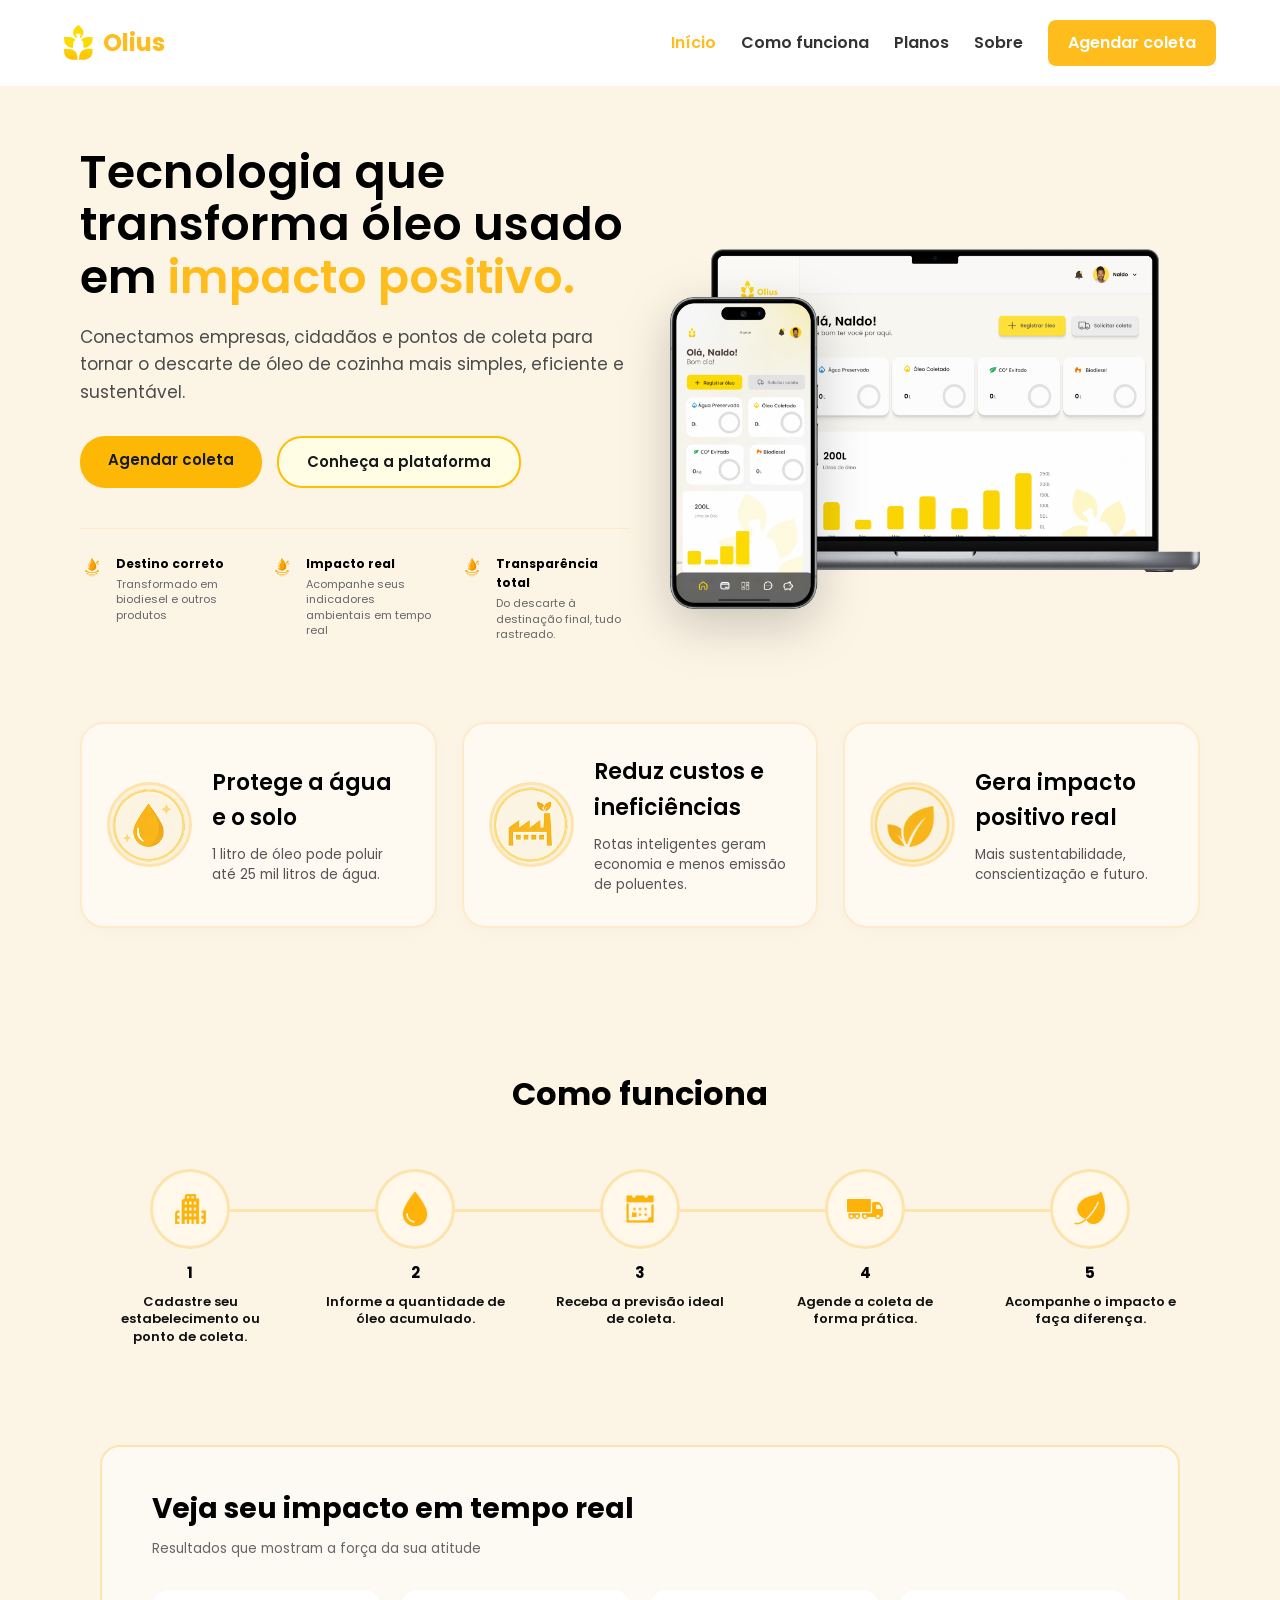
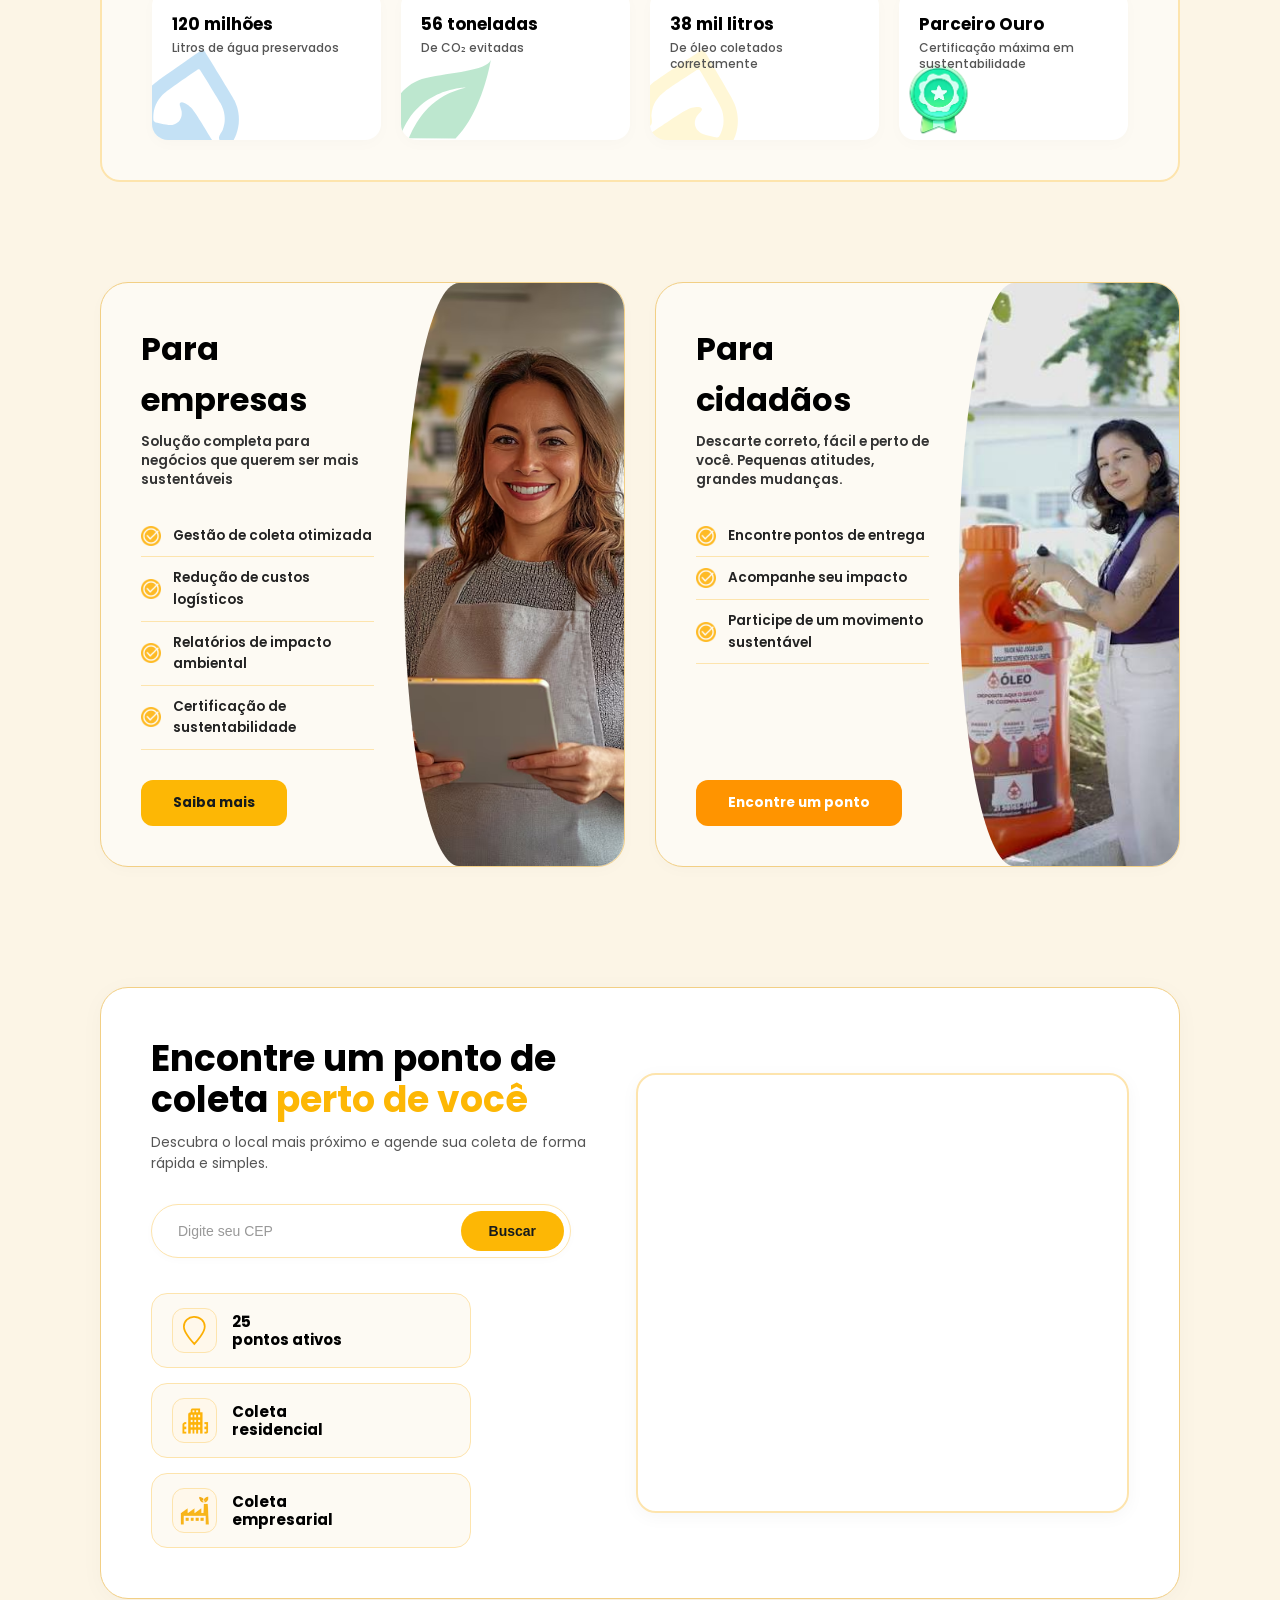
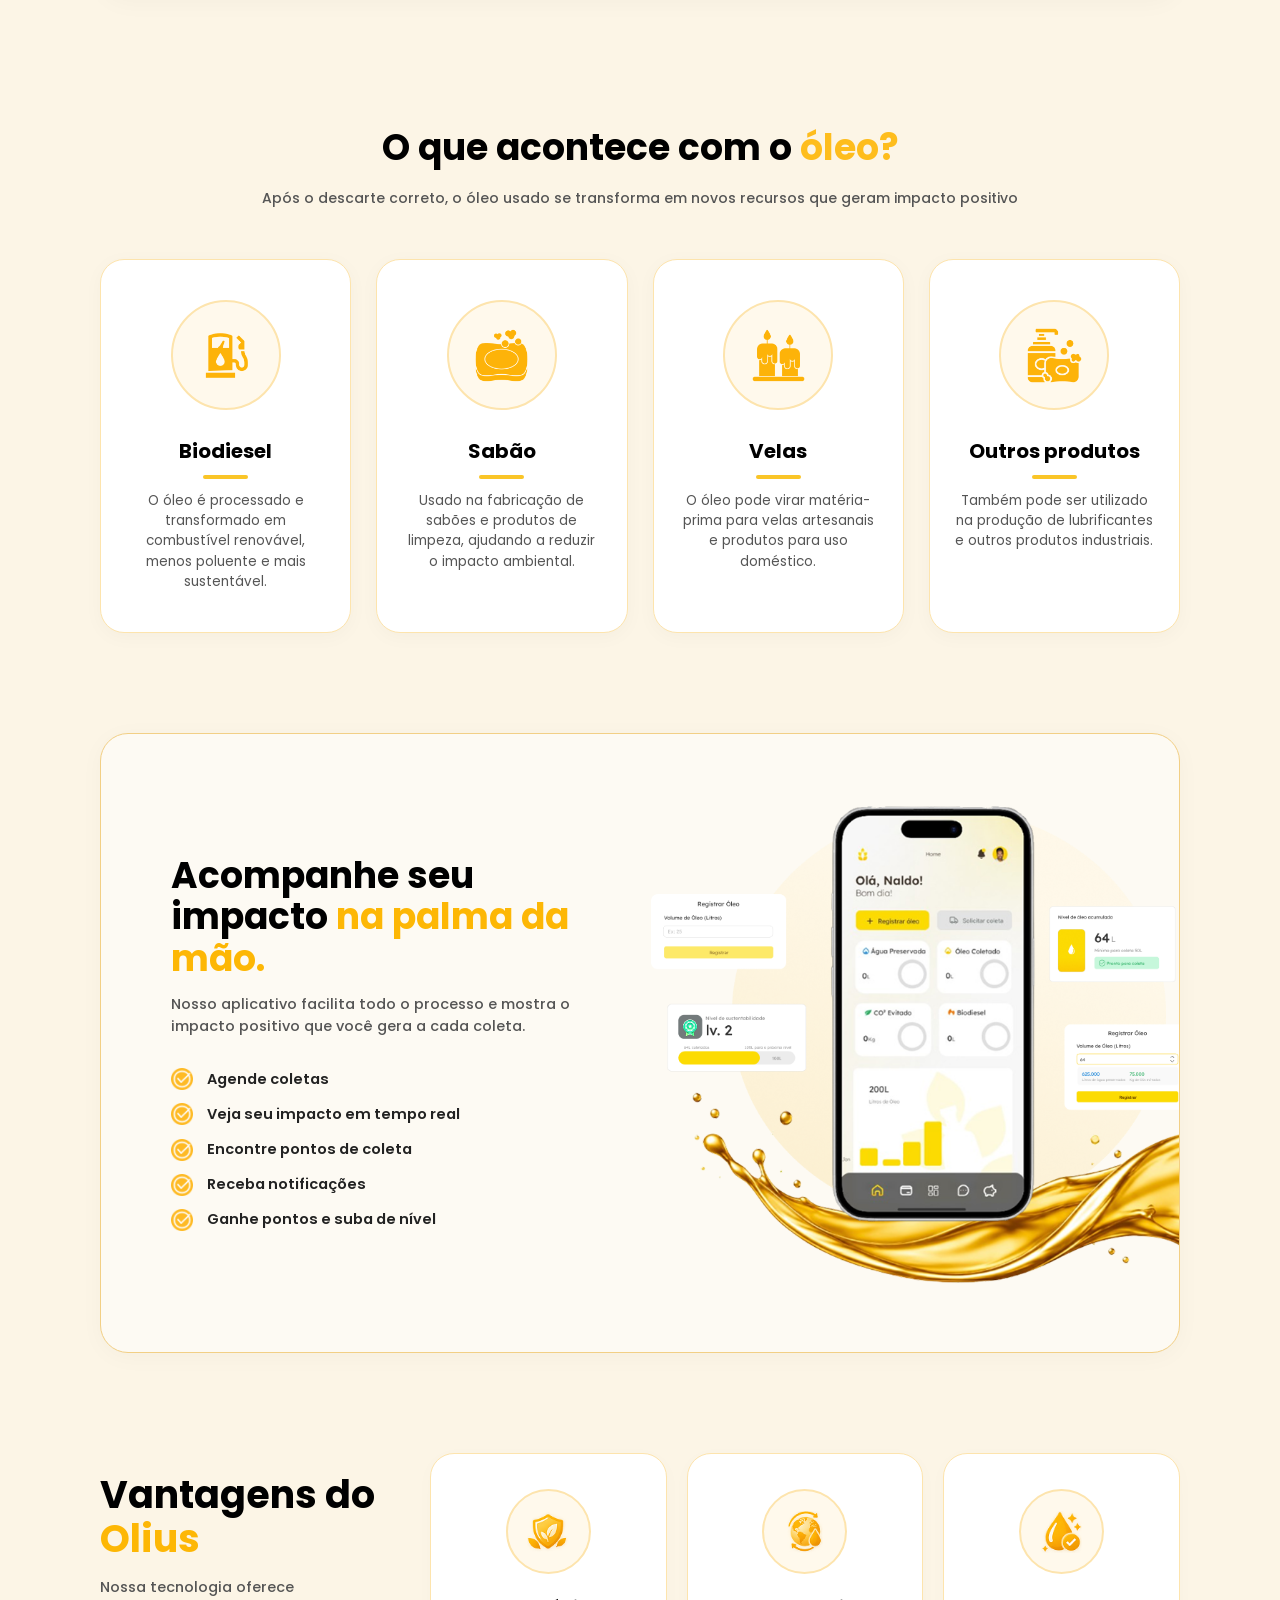
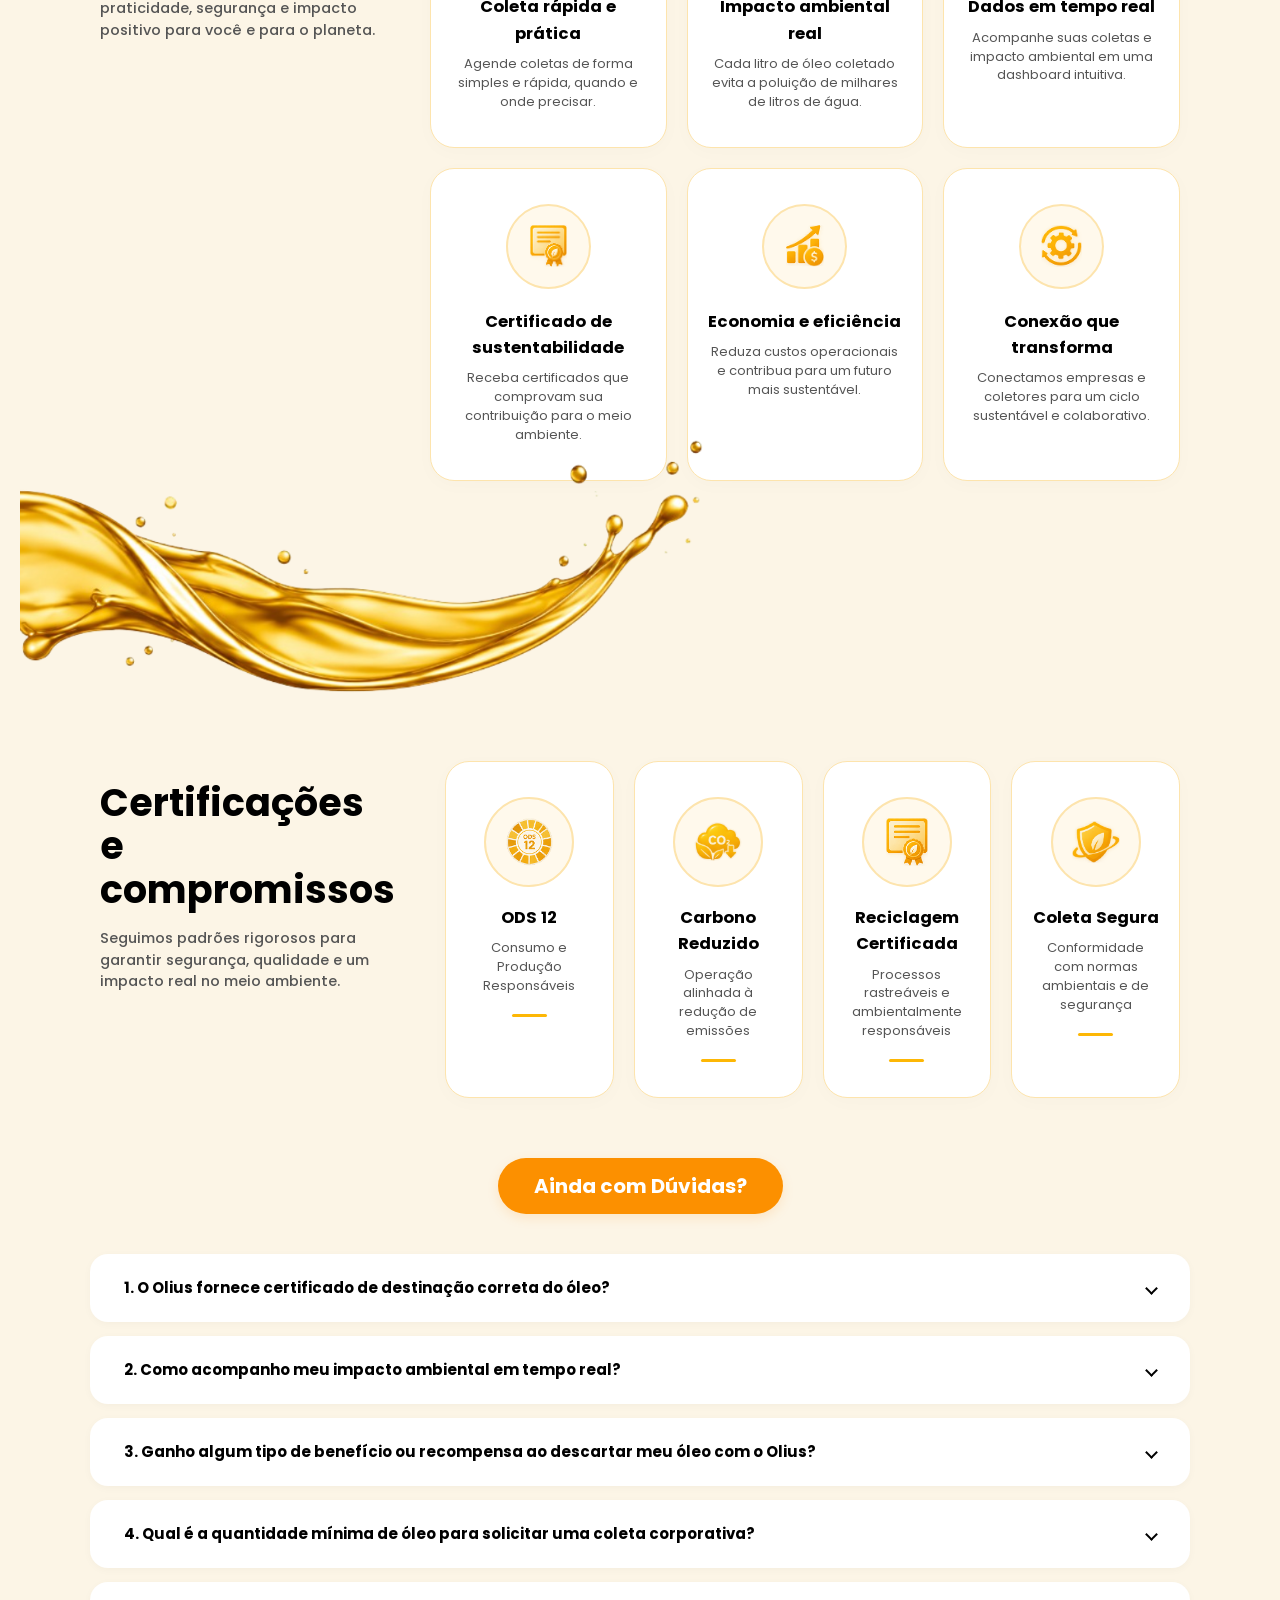
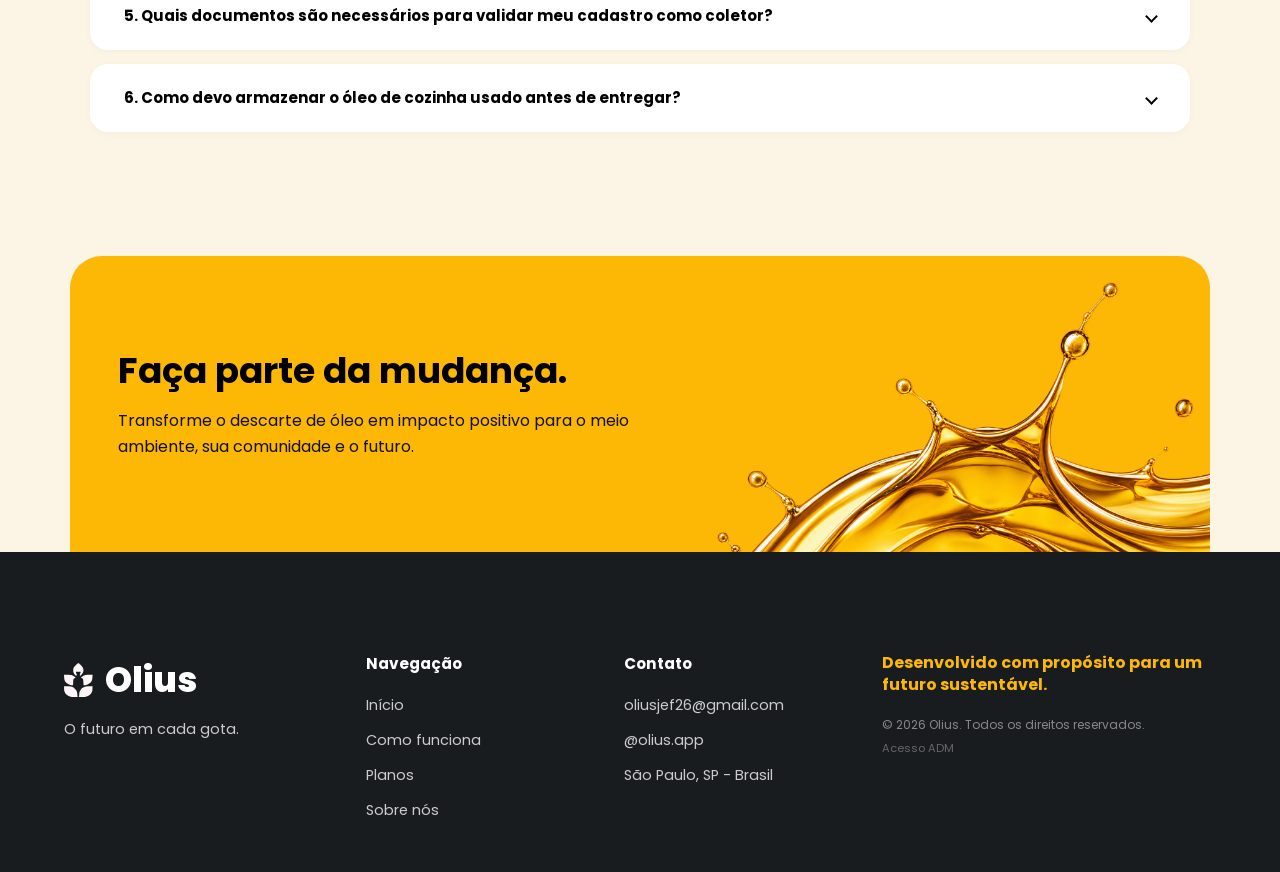
<file: docs/index.html>
<!DOCTYPE html>
<html lang="pt-BR">
<head>
    <meta charset="utf-8">
    <meta name="google-site-verification" content="7lKNKLowKWWoOtipBigqwQrl8_X9L9Eb8E_cul9QJgw" />
    <meta name="viewport" content="width=device-width, initial-scale=1.0">
    <title>Olius - Inicial</title>
    <link rel="icon" href="images/favicon.ico">
    <link href="https://fonts.googleapis.com/css2?family=Poppins:wght@400;500;600;700&display=swap" rel="stylesheet">

    <!-- Arquivos de estilos CSS globais e específicos da página inicial -->
    <link rel="stylesheet" href="css/global.css">
    <link rel="stylesheet" href="css/index.css">
</head>
<body>

    <!-- ========================================================================= -->
    <!-- CABEÇALHO (HEADER): Logo e navegação principal do site                      -->
    <!-- ========================================================================= -->
    <header class="header">
        <a href="index.html" class="logo">
            <img class="logo-icon" src="assets/global/logo-normal.svg" alt="Logotipo Olius">
            <span class="logo-texto">Olius</span>
        </a>
        <nav class="nav-links" aria-label="Navegação principal">
            <a href="index.html" class="active" aria-current="page">Início</a>
            <a href="como_funciona.html">Como funciona</a>
            <a href="planos.html">Planos</a>
            <a href="contato.html">Sobre</a>
            <a href="https://olius-frontend-segundo.onrender.com" class="btn-agendar">Agendar coleta</a>
        </nav>
    </header>

    <main>
        <!-- ===================================================================== -->
        <!-- SEÇÃO HERO: Apresentação principal, chamadas para ação e mockups      -->
        <!-- ===================================================================== -->
        <section class="inicio">
            <!-- Coluna Esquerda: Títulos, descrições, botões e diferenciais -->
            <div class="hero-content">
                <h1>Tecnologia que transforma óleo usado em <span class="highlight">impacto positivo.</span></h1>
                <p class="hero-description">
                    Conectamos empresas, cidadãos e pontos de coleta para tornar o descarte de óleo de cozinha mais simples, eficiente e sustentável.
                </p>

                <div class="hero-buttons">
                    <a href="https://olius-frontend-segundo.onrender.com" class="btn-primary">Agendar coleta</a>
                    <a href="#solucoes" class="btn-secondary">Conheça a plataforma</a>
                </div>

                <div class="hero-features">
                    <div class="feature-item">
                        <img src="assets/index/topicos.png" alt="" class="feature-icon">
                        <div>
                            <strong>Destino correto</strong>
                            <p>Transformado em biodiesel e outros produtos</p>
                        </div>
                    </div>
                    <div class="feature-item">
                        <img src="assets/index/topicos.png" alt="" class="feature-icon">
                        <div>
                            <strong>Impacto real</strong>
                            <p>Acompanhe seus indicadores ambientais em tempo real</p>
                        </div>
                    </div>
                    <div class="feature-item">
                        <img src="assets/index/topicos.png" alt="" class="feature-icon">
                        <div>
                            <strong>Transparência total</strong>
                            <p>Do descarte à destinação final, tudo rastreado.</p>
                        </div>
                    </div>
                </div>
            </div>

            <!-- Coluna Direita: Mockups visuais (Notebook e Celular) -->
            <div class="hero-mockup">
                <div class="projeto-mockups">
                    <img src="assets/global/mock-web.png" alt="Mockup Notebook" class="mockup-notebook">
                    <img src="assets/global/mock-mob.png" alt="Mockup Celular" class="mockup-mobile">
                </div>
            </div>
        </section>

        <!-- ===================================================================== -->
        <!-- SEÇÃO DESTAQUES: Cards com os principais benefícios do descarte       -->
        <!-- ===================================================================== -->
        <section class="destaques">
            <div class="card-destaque">
                <div class="card-icon-wrapper">
                    <img src="assets/index/proteja.png" alt="Protege a água e o solo">
                </div>
                <div class="card-conteudo">
                    <h3>Protege a água e o solo</h3>
                    <p>1 litro de óleo pode poluir até 25 mil litros de água.</p>
                </div>
            </div>

            <div class="card-destaque">
                <div class="card-icon-wrapper">
                    <img src="assets/index/reduz.png" alt="Reduz custos e ineficiências">
                </div>
                <div class="card-conteudo">
                    <h3>Reduz custos e ineficiências</h3>
                    <p>Rotas inteligentes geram economia e menos emissão de poluentes.</p>
                </div>
            </div>

            <div class="card-destaque">
                <div class="card-icon-wrapper">
                    <img src="assets/index/gera-impacrto.png" alt="Gera impacto positivo real">
                </div>
                <div class="card-conteudo">
                    <h3>Gera impacto positivo real</h3>
                    <p>Mais sustentabilidade, conscientização e futuro.</p>
                </div>
            </div>
        </section>

        <!-- ===================================================================== -->
        <!-- SEÇÃO COMO FUNCIONA: Passo a passo do processo da plataforma          -->
        <!-- ===================================================================== -->
        <section class="como-funciona" id="como-funciona">
            <h2>Como funciona</h2>

            <div class="passos-container">
                <!-- Linha conectora visual ao fundo -->
                <div class="linha-passos"></div>

                <div class="passos-lista">
                    <!-- Passo 1 -->
                    <div class="passo-item">
                        <div class="passo-icon-wrapper">
                            <img src="assets/index/passo1.png" alt="Passo 1" class="passo-icon">
                        </div>
                        <span class="passo-numero">1</span>
                        <p>Cadastre seu estabelecimento ou ponto de coleta.</p>
                    </div>

                    <!-- Passo 2 -->
                    <div class="passo-item">
                        <div class="passo-icon-wrapper">
                            <img src="assets/index/passo2.png" alt="Passo 2" class="passo-icon">
                        </div>
                        <span class="passo-numero">2</span>
                        <p>Informe a quantidade de óleo acumulado.</p>
                    </div>

                    <!-- Passo 3 -->
                    <div class="passo-item">
                        <div class="passo-icon-wrapper">
                            <img src="assets/index/passo3.png" alt="Passo 3" class="passo-icon">
                        </div>
                        <span class="passo-numero">3</span>
                        <p>Receba a previsão ideal de coleta.</p>
                    </div>

                    <!-- Passo 4 -->
                    <div class="passo-item">
                        <div class="passo-icon-wrapper">
                            <img src="assets/index/passo4.png" alt="Passo 4" class="passo-icon">
                        </div>
                        <span class="passo-numero">4</span>
                        <p>Agende a coleta de forma prática.</p>
                    </div>

                    <!-- Passo 5 -->
                    <div class="passo-item">
                        <div class="passo-icon-wrapper">
                            <img src="assets/index/passo5.png" alt="Passo 5" class="passo-icon">
                        </div>
                        <span class="passo-numero">5</span>
                        <p>Acompanhe o impacto e faça diferença.</p>
                    </div>
                </div>
            </div>
        </section>

        <!-- ===================================================================== -->
        <!-- SEÇÃO IMPACTO EM TEMPO REAL: Métricas e indicadores alcançados        -->
        <!-- ===================================================================== -->
        <section class="impacto-tempo-real">
            <h2>Veja seu impacto em tempo real</h2>
            <p class="subtitulo">Resultados que mostram a força da sua atitude</p>

            <div class="metricas-grid">
                <!-- Card 1: Água preservada -->
                <div class="metrica-card">
                    <img src="assets/index/agua.svg" alt="" class="card-bg-icon">
                    <div class="metrica-conteudo">
                        <strong class="valor">120 milhões</strong>
                        <span class="rotulo">Litros de água preservados</span>
                    </div>
                </div>

                <!-- Card 2: CO2 evitado -->
                <div class="metrica-card">
                    <img src="assets/index/co2.svg" alt="" class="card-bg-icon">
                    <div class="metrica-conteudo">
                        <strong class="valor">56 toneladas</strong>
                        <span class="rotulo">De CO₂ evitadas</span>
                    </div>
                </div>

                <!-- Card 3: Óleo coletado -->
                <div class="metrica-card">
                    <img src="assets/index/litros-oleo.svg" alt="" class="card-bg-icon">
                    <div class="metrica-conteudo">
                        <strong class="valor">38 mil litros</strong>
                        <span class="rotulo">De óleo coletados corretamente</span>
                    </div>
                </div>

                <!-- Card 4: Certificação -->
                <div class="metrica-card">
                    <img src="assets/index/certificado7.png" alt="" class="card-bg-icon">
                    <div class="metrica-conteudo">
                        <strong class="valor">Parceiro Ouro</strong>
                        <span class="rotulo">Certificação máxima em sustentabilidade</span>
                    </div>
                </div>
            </div>
        </section>

        <!-- ===================================================================== -->
        <!-- SEÇÃO SOLUÇÕES: Divisão de serviços para Empresas (B2B) e Cidadãos    -->
        <!-- ===================================================================== -->
        <section class="solucoes" id="solucoes">
            <!-- Card 1: Para empresas -->
            <div class="solucao-card">
                <div class="solucao-conteudo">
                    <h3>Para empresas</h3>
                    <p>Solução completa para negócios que querem ser mais sustentáveis</p>
                    <ul>
                        <li>
                            <img src="assets/index/tipos-icon.png" alt="" class="item-icon">
                            <span>Gestão de coleta otimizada</span>
                        </li>
                        <li>
                            <img src="assets/index/tipos-icon.png" alt="" class="item-icon">
                            <span>Redução de custos logísticos</span>
                        </li>
                        <li>
                            <img src="assets/index/tipos-icon.png" alt="" class="item-icon">
                            <span>Relatórios de impacto ambiental</span>
                        </li>
                        <li>
                            <img src="assets/index/tipos-icon.png" alt="" class="item-icon">
                            <span>Certificação de sustentabilidade</span>
                        </li>
                    </ul>
                    <a href="planos.html" class="btn-solucao">Saiba mais</a>
                </div>
                <div class="solucao-imagem">
                    <img src="assets/index/foto-b2b.png" alt="Para empresas">
                </div>
            </div>

            <!-- Card 2: Para cidadãos -->
            <div class="solucao-card">
                <div class="solucao-conteudo">
                    <h3>Para cidadãos</h3>
                    <p>Descarte correto, fácil e perto de você. Pequenas atitudes, grandes mudanças.</p>
                    <ul>
                        <li>
                            <img src="assets/index/tipos-icon.png" alt="" class="item-icon">
                            <span>Encontre pontos de entrega</span>
                        </li>
                        <li>
                            <img src="assets/index/tipos-icon.png" alt="" class="item-icon">
                            <span>Acompanhe seu impacto</span>
                        </li>
                        <li>
                            <img src="assets/index/tipos-icon.png" alt="" class="item-icon">
                            <span>Participe de um movimento sustentável</span>
                        </li>
                    </ul>
                    <a href="#pontos" class="btn-solucao btn-laranja">Encontre um ponto</a>
                </div>
                <div class="solucao-imagem">
                    <img src="assets/index/foto-b2c.png" alt="Para cidadãos">
                </div>
            </div>
        </section>

        <!-- ===================================================================== -->
        <!-- SEÇÃO MAPA DE PONTOS: Busca por CEP e exibição do mapa interativo     -->
        <!-- ===================================================================== -->
        <section class="secao-mapa-container" id="pontos">
            <div class="mapa-card-principal">
                <!-- Coluna Esquerda: Informações, input de busca por CEP e mini cards -->
                <div class="mapa-info-lateral">
                    <h2>Encontre um ponto de coleta <span class="highlight">perto de você</span></h2>
                    <p class="mapa-subtitulo">Descubra o local mais próximo e agende sua coleta de forma rápida e simples.</p>

                    <form class="cep-busca-box" action="https://www.google.com/maps" method="get" target="_blank" rel="noopener">
                        <input type="text" name="q" placeholder="Digite seu CEP" class="input-cep" aria-label="Digite seu CEP" inputmode="numeric" autocomplete="postal-code" pattern="[0-9]{5}-?[0-9]{3}" maxlength="9" title="Informe o CEP com 8 números" required>
                        <button type="submit" class="btn-buscar-cep">Buscar</button>
                    </form>

                    <div class="info-mini-cards">
                        <div class="mini-card">
                            <div class="mini-icon-wrapper">
                                <img src="assets/index/pontos-ativos.svg" alt="" class="mini-icon">
                            </div>
                            <div>
                                <strong>25</strong>
                                <strong>pontos ativos</strong>
                            </div>
                        </div>

                        <div class="mini-card">
                            <div class="mini-icon-wrapper">
                                <img src="assets/index/coletaresidencial.png" alt="" class="mini-icon">
                            </div>
                            <div>
                                <strong>Coleta</strong>
                                <strong>residencial</strong>
                            </div>
                        </div>

                        <div class="mini-card">
                            <div class="mini-icon-wrapper">
                                <img src="assets/index/coletaempresarial.png" alt="" class="mini-icon">
                            </div>
                            <div>
                                <strong>Coleta</strong>
                                <strong>empresarial</strong>
                            </div>
                        </div>
                    </div>
                </div>

                <!-- Coluna Direita: Mapa incorporado do Google Maps -->
                <div class="mapa">
                    <iframe
                        src="https://www.google.com/maps/embed?pb=!1m18!1m12!1m3!1d3657.1973656113697!2d-46.65657252373979!3d-23.561349161595155!2m3!1f0!2f0!3f0!3m2!1i1024!2i768!4f13.1!3m3!1m2!1s0x94ce59c8da0aa315%3A0xd59f437521262d11!2sAv.%20Paulista%2C%20S%C3%A3o%20Paulo%2C%20SP!5e0!3m2!1spt-BR!2sbr!4v1700000000000!5m2!1spt-BR!2sbr"
                        loading="lazy"
                        allowfullscreen
                        title="Mapa da Olius">
                    </iframe>
                </div>
            </div>
        </section>

        <!-- ===================================================================== -->
        <!-- SEÇÃO DESTINAÇÃO DO ÓLEO: O que é feito com o material coletado       -->
        <!-- ===================================================================== -->
        <section class="destinacao-oleo">
            <h2>O que acontece com o <span class="highlight">óleo?</span></h2>
            <p>Após o descarte correto, o óleo usado se transforma em novos recursos que geram impacto positivo</p>

            <div class="produtos-grid">
                <article class="produto-card">
                    <div class="produto-icon-wrapper">
                        <img src="assets/index/biodiesel.png" alt="Biodiesel" class="produto-icon">
                    </div>
                    <h3>Biodiesel</h3>
                    <p>O óleo é processado e transformado em combustível renovável, menos poluente e mais sustentável.</p>
                </article>

                <article class="produto-card">
                    <div class="produto-icon-wrapper">
                        <img src="assets/index/sabao.png" alt="Sabão" class="produto-icon">
                    </div>
                    <h3>Sabão</h3>
                    <p>Usado na fabricação de sabões e produtos de limpeza, ajudando a reduzir o impacto ambiental.</p>
                </article>

                <article class="produto-card">
                    <div class="produto-icon-wrapper">
                        <img src="assets/index/velas.png" alt="Velas" class="produto-icon">
                    </div>
                    <h3>Velas</h3>
                    <p>O óleo pode virar matéria-prima para velas artesanais e produtos para uso doméstico.</p>
                </article>

                <article class="produto-card">
                    <div class="produto-icon-wrapper">
                        <img src="assets/index/outros-produtos.png" alt="Outros produtos" class="produto-icon">
                    </div>
                    <h3>Outros produtos</h3>
                    <p>Também pode ser utilizado na produção de lubrificantes e outros produtos industriais.</p>
                </article>
            </div>
        </section>

        <!-- ===================================================================== -->
        <!-- SEÇÃO APLICATIVO: Recursos do app móvel para acompanhamento            -->
        <!-- ===================================================================== -->
        <section class="app-acompanhamento">
            <div class="app-info">
                <h2>Acompanhe seu impacto <span class="highlight">na palma da mão.</span></h2>
                <p>Nosso aplicativo facilita todo o processo e mostra o impacto positivo que você gera a cada coleta.</p>

                <ul>
                    <li>
                        <img src="assets/index/tipos-icon.png" alt="" class="check-icon">
                        <span>Agende coletas</span>
                    </li>
                    <li>
                        <img src="assets/index/tipos-icon.png" alt="" class="check-icon">
                        <span>Veja seu impacto em tempo real</span>
                    </li>
                    <li>
                        <img src="assets/index/tipos-icon.png" alt="" class="check-icon">
                        <span>Encontre pontos de coleta</span>
                    </li>
                    <li>
                        <img src="assets/index/tipos-icon.png" alt="" class="check-icon">
                        <span>Receba notificações</span>
                    </li>
                    <li>
                        <img src="assets/index/tipos-icon.png" alt="" class="check-icon">
                        <span>Ganhe pontos e suba de nível</span>
                    </li>
                </ul>
            </div>

            <div class="app-preview">
                <img src="assets/index/mockupsolius.png" alt="Telas do aplicativo móvel Olius">
            </div>
        </section>

        <!-- ===================================================================== -->
        <!-- BLOCO UNIFICADO: Vantagens, Divisor Decorativo e Certificações        -->
        <!-- ===================================================================== -->
        <div class="vantagens-certificacoes-wrapper">

            <!-- Seção de Vantagens -->
            <section id="vantagens" class="secao-lado-a-lado">
                <div class="coluna-texto">
                    <h2>Vantagens do <span class="highlight">Olius</span></h2>
                    <p>Nossa tecnologia oferece praticidade, segurança e impacto positivo para você e para o planeta.</p>
                </div>

                <div class="coluna-cards vantagens-grid">
                    <div class="vantagem-card">
                        <div class="vantagem-icon-wrapper">
                            <img src="assets/index/coleta.png" alt="Coleta rápida e prática" class="vantagem-icon">
                        </div>
                        <h3>Coleta rápida e prática</h3>
                        <p>Agende coletas de forma simples e rápida, quando e onde precisar.</p>
                    </div>
                    <div class="vantagem-card">
                        <div class="vantagem-icon-wrapper">
                            <img src="assets/index/impacto.png" alt="Impacto ambiental real" class="vantagem-icon">
                        </div>
                        <h3>Impacto ambiental real</h3>
                        <p>Cada litro de óleo coletado evita a poluição de milhares de litros de água.</p>
                    </div>
                    <div class="vantagem-card">
                        <div class="vantagem-icon-wrapper">
                            <img src="assets/index/dados-em-tempo.png" alt="Dados em tempo real" class="vantagem-icon">
                        </div>
                        <h3>Dados em tempo real</h3>
                        <p>Acompanhe suas coletas e impacto ambiental em uma dashboard intuitiva.</p>
                    </div>
                    <div class="vantagem-card">
                        <div class="vantagem-icon-wrapper">
                            <img src="assets/index/certificado.png" alt="Certificado de sustentabilidade" class="vantagem-icon">
                        </div>
                        <h3>Certificado de sustentabilidade</h3>
                        <p>Receba certificados que comprovam sua contribuição para o meio ambiente.</p>
                    </div>
                    <div class="vantagem-card">
                        <div class="vantagem-icon-wrapper">
                            <img src="assets/index/economia.png" alt="Economia e eficiência" class="vantagem-icon">
                        </div>
                        <h3>Economia e eficiência</h3>
                        <p>Reduza custos operacionais e contribua para um futuro mais sustentável.</p>
                    </div>
                    <div class="vantagem-card">
                        <div class="vantagem-icon-wrapper">
                            <img src="assets/index/conexao.png" alt="Conexão que transforma" class="vantagem-icon">
                        </div>
                        <h3>Conexão que transforma</h3>
                        <p>Conectamos empresas e coletores para um ciclo sustentável e colaborativo.</p>
                    </div>
                </div>
            </section>

            <!-- Imagem de respingo de óleo decorativa (Divisor de seções) -->
            <div class="respingo-oleo-container">
                <img src="assets/index/quebrapag2.png" alt="" class="respingo-oleo-img">
            </div>

            <!-- Seção de Certificações e ODS -->
            <section id="certificacoes" class="secao-lado-a-lado">
                <div class="coluna-texto">
                    <h2>Certificações<br>e compromissos</h2>
                    <p>Seguimos padrões rigorosos para garantir segurança, qualidade e um impacto real no meio ambiente.</p>
                </div>

                <div class="coluna-cards certificacoes-grid">
                    <div class="certificacao-card">
                        <div class="cert-icon-wrapper">
                            <img src="assets/index/ods12.png" alt="ODS 12" class="cert-icon">
                        </div>
                        <strong>ODS 12</strong>
                        <p>Consumo e Produção Responsáveis</p>
                        <div class="card-line"></div>
                    </div>
                    <div class="certificacao-card">
                        <div class="cert-icon-wrapper">
                            <img src="assets/index/carbono-reduzido.png" alt="Carbono Reduzido" class="cert-icon">
                        </div>
                        <strong>Carbono Reduzido</strong>
                        <p>Operação alinhada à redução de emissões</p>
                        <div class="card-line"></div>
                    </div>
                    <div class="certificacao-card">
                        <div class="cert-icon-wrapper">
                            <img src="assets/index/certificado.png" alt="Reciclagem Certificada" class="cert-icon">
                        </div>
                        <strong>Reciclagem Certificada</strong>
                        <p>Processos rastreáveis e ambientalmente responsáveis</p>
                        <div class="card-line"></div>
                    </div>
                    <div class="certificacao-card">
                        <div class="cert-icon-wrapper">
                            <img src="assets/index/coleta-segura.png" alt="Coleta Segura" class="cert-icon">
                        </div>
                        <strong>Coleta Segura</strong>
                        <p>Conformidade com normas ambientais e de segurança</p>
                        <div class="card-line"></div>
                    </div>
                </div>
            </section>

        </div>

        <!-- ===================================================================== -->
        <!-- SEÇÃO FAQ: Perguntas frequentes estruturadas com tags <details>       -->
        <!-- ===================================================================== -->
        <section id="faq" class="faq-secao">
            <div class="faq-header">
                <h2>Ainda com Dúvidas?</h2>
            </div>

            <div class="faq-accordion">
                <details class="faq-item">
                    <summary>
                        <span>1. O Olius fornece certificado de destinação correta do óleo?</span>
                        <span class="faq-icon"></span>
                    </summary>
                    <p>A plataforma disponibiliza um certificado de destinação correta para empresas e parceiros que realizam o descarte por meio da plataforma. O documento comprova que o óleo foi encaminhado para a destinação adequada e pode ser utilizado como registro de responsabilidade ambiental.</p>
                </details>

                <details class="faq-item">
                    <summary>
                        <span>2. Como acompanho meu impacto ambiental em tempo real?</span>
                        <span class="faq-icon"></span>
                    </summary>
                    <p>Após realizar o descarte ou a coleta, os dados são registrados no aplicativo. O usuário pode acompanhar informações como quantidade de óleo destinada corretamente, estimativa de impacto ambiental evitado e sua contribuição para a reciclagem, por meio de um painel atualizado conforme os registros são realizados.</p>
                </details>

                <details class="faq-item">
                    <summary>
                        <span>3. Ganho algum tipo de benefício ou recompensa ao descartar meu óleo com o Olius?</span>
                        <span class="faq-icon"></span>
                    </summary>
                    <p>A Olius possui um sistema de benefícios baseado na participação do usuário. Conforme a quantidade de óleo destinada corretamente e a frequência de participação aumentam, o usuário pode avançar entre níveis, como Bronze, Prata e Ouro, desbloqueando benefícios e reconhecimentos dentro da plataforma.</p>
                </details>

                <details class="faq-item">
                    <summary>
                        <span>4. Qual é a quantidade mínima de óleo para solicitar uma coleta corporativa?</span>
                        <span class="faq-icon"></span>
                    </summary>
                    <p>Após pesquisas, estabelecemos uma quantidade mínima de 20 litros para solicitar uma coleta corporativa. Quantidades menores podem ser direcionadas aos pontos de coleta parceiros, tornando a logística mais eficiente.</p>
                </details>

                <details class="faq-item">
                    <summary>
                        <span>5. Quais documentos são necessários para validar meu cadastro como coletor?</span>
                        <span class="faq-icon"></span>
                    </summary>
                    <p>Para o cadastro de um coletor parceiro, podem ser solicitados documentos que comprovem sua identidade e regularidade, como documento de identificação, CPF/CNPJ, comprovante de endereço e documentos ou autorizações relacionados à atividade de coleta, quando aplicáveis. A documentação pode variar conforme o tipo de coletor e a legislação.</p>
                </details>

                <details class="faq-item">
                    <summary>
                        <span>6. Como devo armazenar o óleo de cozinha usado antes de entregar?</span>
                        <span class="faq-icon"></span>
                    </summary>
                    <p>Espere o óleo esfriar completamente e armazene-o em garrafas PET limpas e secas, fechando bem a tampa para evitar vazamentos até o momento da entrega ou coleta.</p>
                </details>
            </div>
        </section>

        <!-- ===================================================================== -->
        <!-- SEÇÃO CTA (Call to Action): Chamada final para agendamento              -->
        <!-- ===================================================================== -->
        <section class="cta-banner">
            <div class="cta-conteudo">
                <h2>Faça parte da mudança.</h2>
                <p>Transforme o descarte de óleo em impacto positivo para o meio ambiente, sua comunidade e o futuro.</p>
            </div>

            <!-- Imagem decorativa de respingo de óleo -->
            <img src="assets/global/oleo.png" alt="Respingo de óleo decorativo" class="cta-imagem-oleo">
        </section>
    </main>

    <!-- ========================================================================= -->
    <!-- RODAPÉ (FOOTER): Informações de contato, links rápidos e créditos          -->
    <!-- ========================================================================= -->
    <footer class="footer">
        <div class="footer-container">
            <!-- Logo e Slogan -->
            <div class="footer-brand">
                <a href="index.html" class="logo">
                    <img class="logo-icon" src="assets/global/logo-branco.svg" alt="Logotipo Olius">
                    <span class="logo-texto">Olius</span>
                </a>
                <p class="tagline">O futuro em cada gota.</p>
            </div>

            <!-- Links de Navegação -->
            <nav class="footer-links" aria-label="Links do Rodapé">
                <h4>Navegação</h4>
                <ul>
                    <li><a href="index.html">Início</a></li>
                    <li><a href="como_funciona.html">Como funciona</a></li>
                    <li><a href="planos.html">Planos</a></li>
                    <li><a href="contato.html">Sobre nós</a></li>
                </ul>
            </nav>

            <!-- Informações de Contato -->
            <div class="footer-contato">
                <h4>Contato</h4>
                <ul>
                    <li><a href="mailto:oliusjef26@gmail.com">oliusjef26@gmail.com</a></li>
                    <li><a href="https://www.instagram.com/olius.app" target="_blank" rel="noopener noreferrer">@olius.app</a></li>
                    <li><span>São Paulo, SP - Brasil</span></li>
                </ul>
            </div>

            <!-- Créditos e Acesso Administrativo -->
            <div class="footer-proposito">
                <h4>Desenvolvido com propósito para um futuro sustentável.</h4>
                <p class="copyright">© 2026 Olius. Todos os direitos reservados.</p>
                <a href="https://olius-backend-primeiro.onrender.com/login-adm" class="acesso-adm">Acesso ADM</a>
            </div>
        </div>
    </footer>

</body>
</html>
</file>
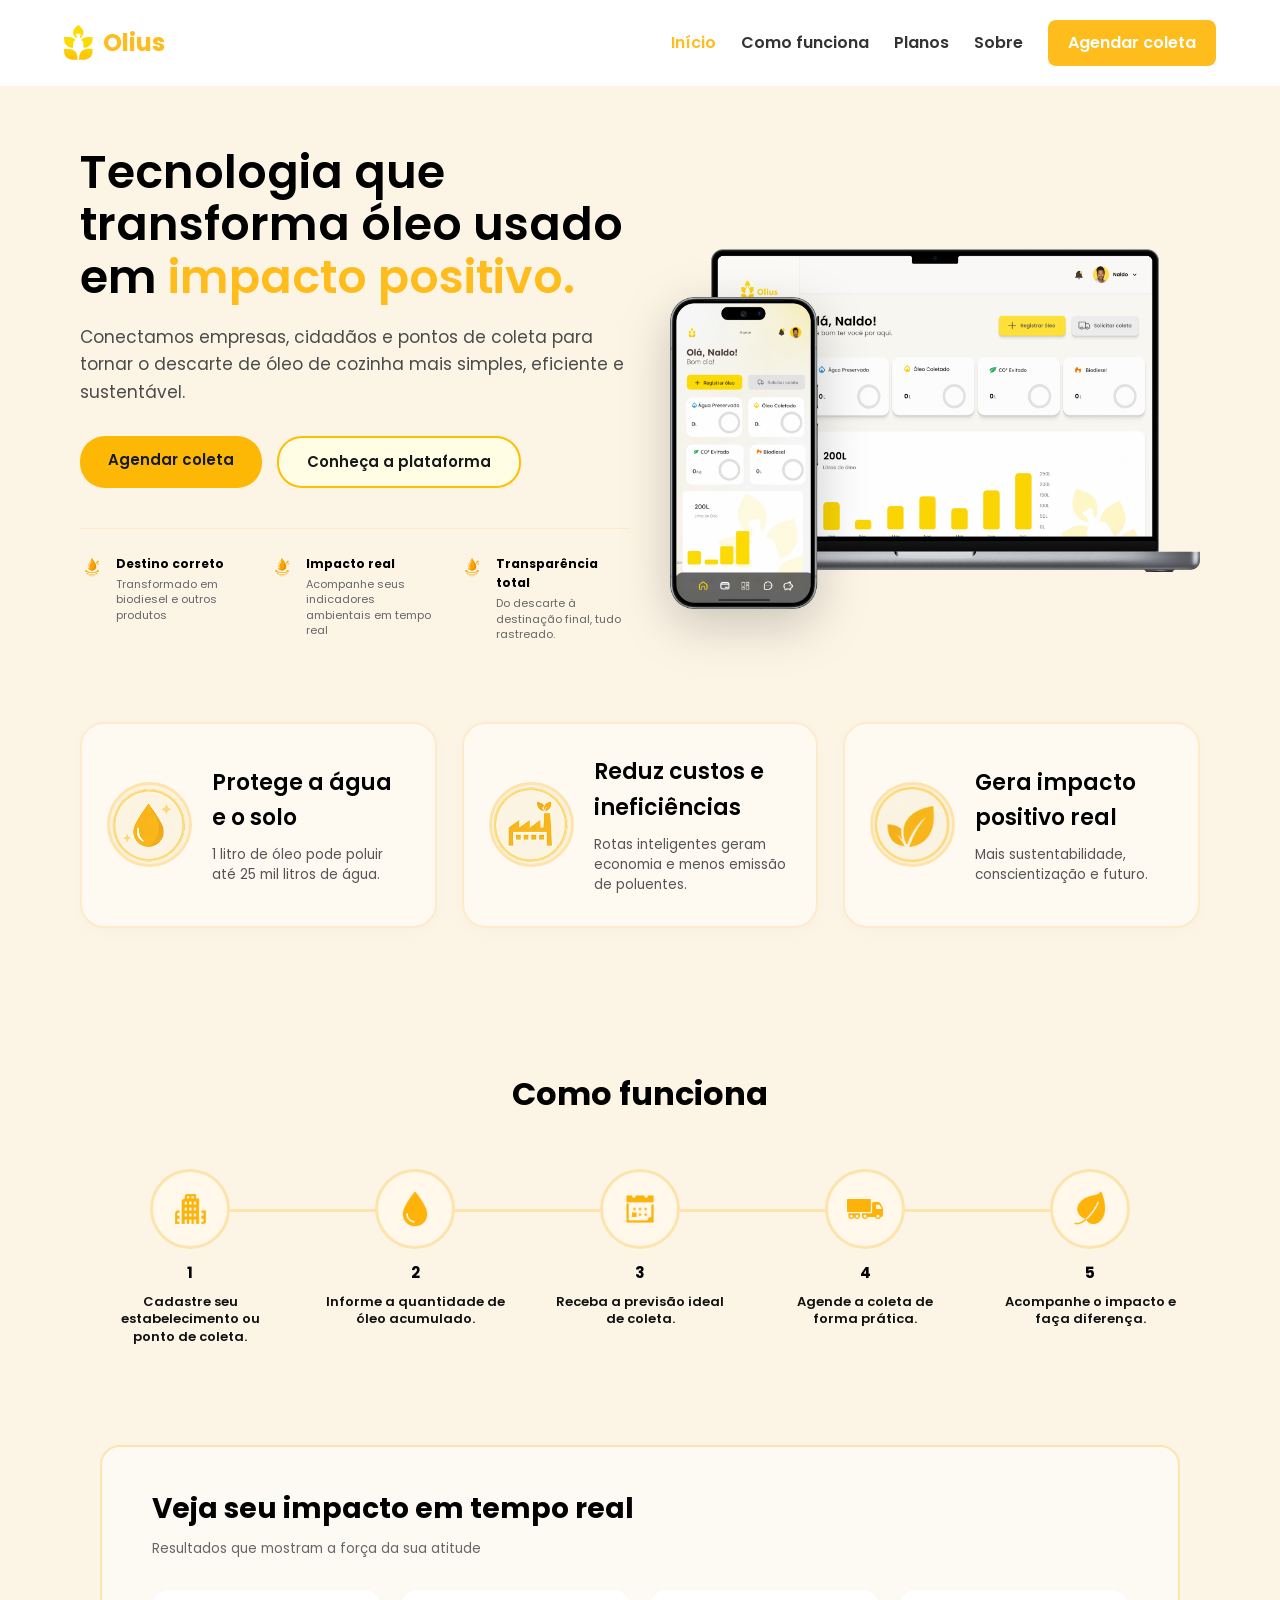
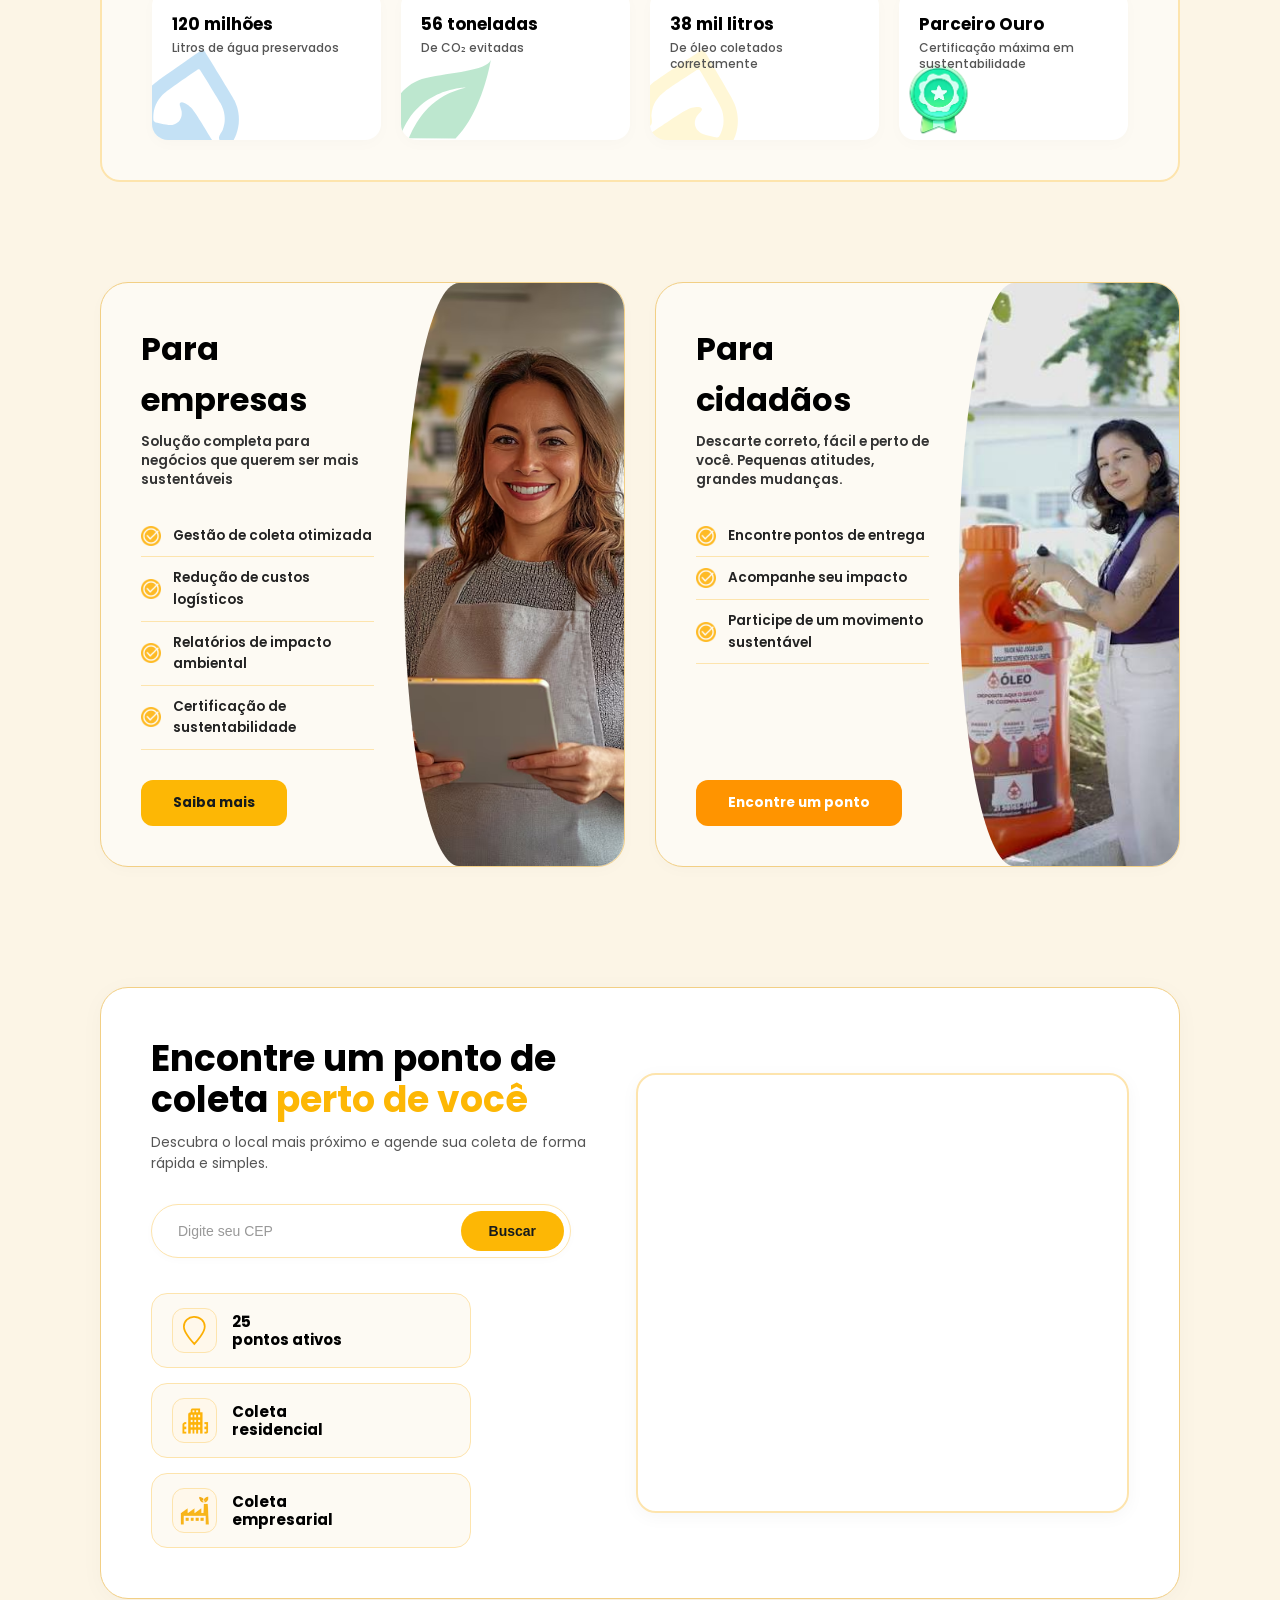
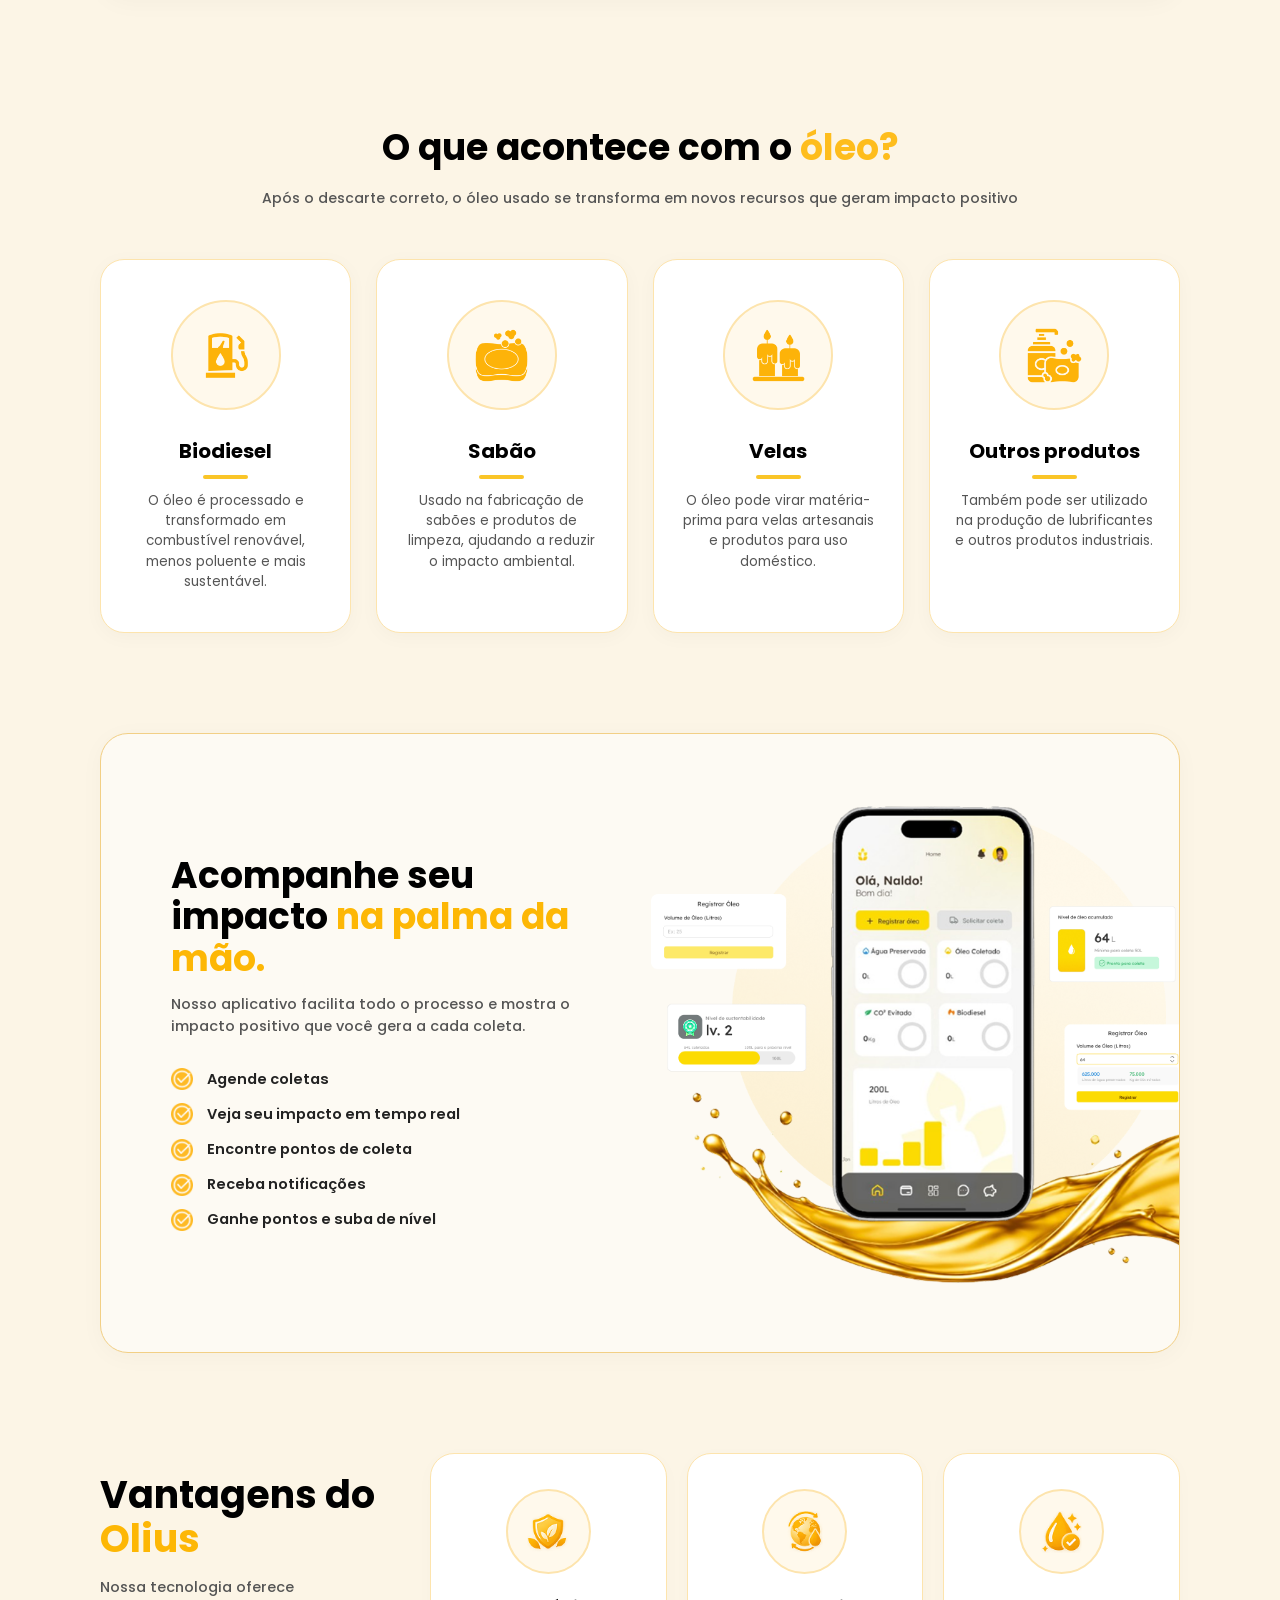
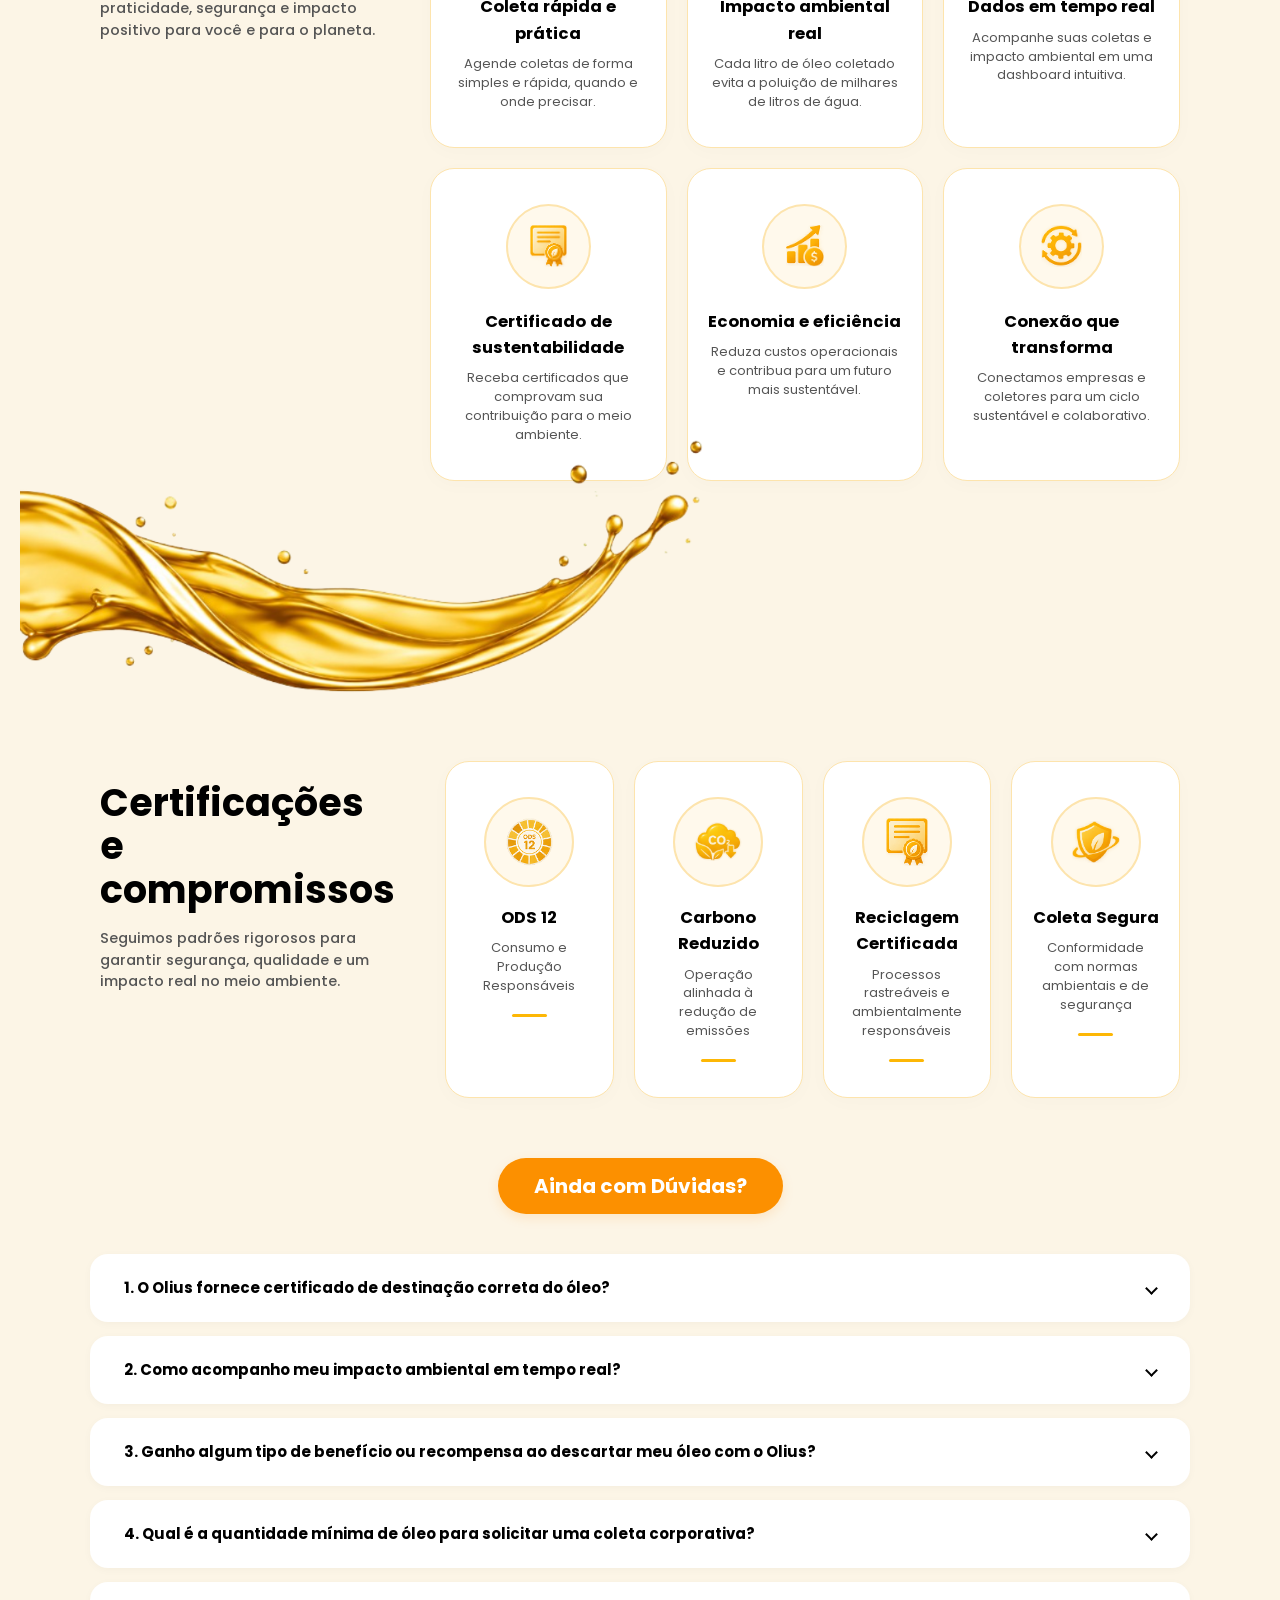
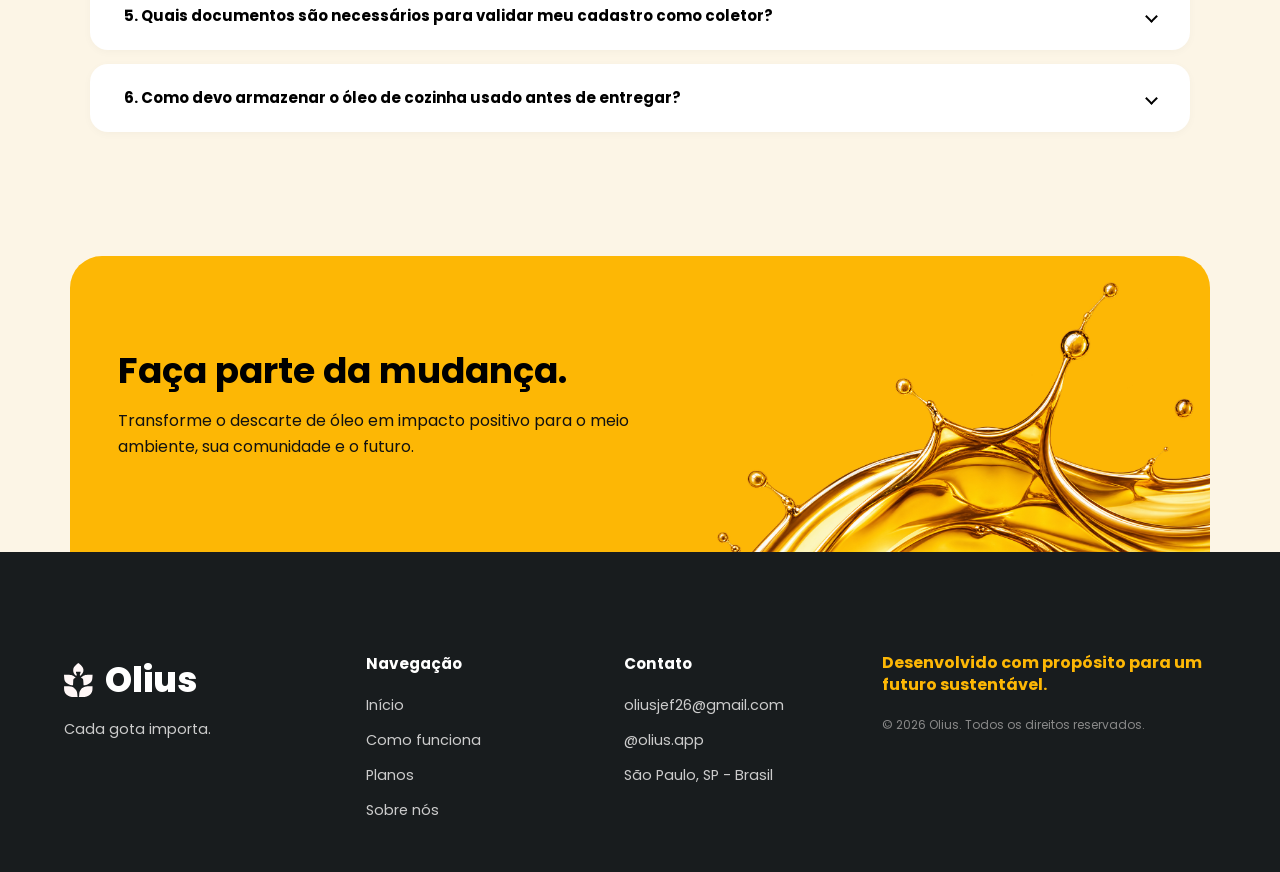
<file: docs/docs/index.html>
<!DOCTYPE html>
<html lang="pt-BR">
<head>
    <meta charset="utf-8">
    <meta name="viewport" content="width=device-width, initial-scale=1.0">
    <title>Olius - Inicial</title>
    <link rel="icon" href="images/favicon.ico">
    <link href="https://fonts.googleapis.com/css2?family=Poppins:wght@400;500;600;700&display=swap" rel="stylesheet">

    <!-- Arquivos de estilos CSS globais e específicos da página inicial -->
    <link rel="stylesheet" href="css/global.css">
    <link rel="stylesheet" href="css/index.css">
</head>
<body>

    <!-- ========================================================================= -->
    <!-- CABEÇALHO (HEADER): Logo e navegação principal do site                      -->
    <!-- ========================================================================= -->
    <header class="header">
        <a href="index.html" class="logo">
            <img class="logo-icon" src="assets/global/logo-normal.svg" alt="Logotipo Olius">
            <span class="logo-texto">Olius</span>
        </a>
        <nav class="nav-links" aria-label="Navegação principal">
            <a href="index.html" class="active" aria-current="page">Início</a>
            <a href="como_funciona.html">Como funciona</a>
            <a href="planos.html">Planos</a>
            <a href="contato.html">Sobre</a>
            <a href="https://olius-frontend-segundo.onrender.com" class="btn-agendar">Agendar coleta</a>
        </nav>
    </header>

    <main>
        <!-- ===================================================================== -->
        <!-- SEÇÃO HERO: Apresentação principal, chamadas para ação e mockups      -->
        <!-- ===================================================================== -->
        <section class="inicio">
            <!-- Coluna Esquerda: Títulos, descrições, botões e diferenciais -->
            <div class="hero-content">
                <h1>Tecnologia que transforma óleo usado em <span class="highlight">impacto positivo.</span></h1>
                <p class="hero-description">
                    Conectamos empresas, cidadãos e pontos de coleta para tornar o descarte de óleo de cozinha mais simples, eficiente e sustentável.
                </p>

                <div class="hero-buttons">
                    <a href="https://olius-frontend-segundo.onrender.com" class="btn-primary">Agendar coleta</a>
                    <a href="#solucoes" class="btn-secondary">Conheça a plataforma</a>
                </div>

                <div class="hero-features">
                    <div class="feature-item">
                        <img src="assets/index/topicos.png" alt="" class="feature-icon">
                        <div>
                            <strong>Destino correto</strong>
                            <p>Transformado em biodiesel e outros produtos</p>
                        </div>
                    </div>
                    <div class="feature-item">
                        <img src="assets/index/topicos.png" alt="" class="feature-icon">
                        <div>
                            <strong>Impacto real</strong>
                            <p>Acompanhe seus indicadores ambientais em tempo real</p>
                        </div>
                    </div>
                    <div class="feature-item">
                        <img src="assets/index/topicos.png" alt="" class="feature-icon">
                        <div>
                            <strong>Transparência total</strong>
                            <p>Do descarte à destinação final, tudo rastreado.</p>
                        </div>
                    </div>
                </div>
            </div>

            <!-- Coluna Direita: Mockups visuais (Notebook e Celular) -->
            <div class="hero-mockup">
                <div class="projeto-mockups">
                    <img src="assets/global/mock-web.png" alt="Mockup Notebook" class="mockup-notebook">
                    <img src="assets/global/mock-mob.png" alt="Mockup Celular" class="mockup-mobile">
                </div>
            </div>
        </section>

        <!-- ===================================================================== -->
        <!-- SEÇÃO DESTAQUES: Cards com os principais benefícios do descarte       -->
        <!-- ===================================================================== -->
        <section class="destaques">
            <div class="card-destaque">
                <div class="card-icon-wrapper">
                    <img src="assets/index/proteja.png" alt="Protege a água e o solo">
                </div>
                <div class="card-conteudo">
                    <h3>Protege a água e o solo</h3>
                    <p>1 litro de óleo pode poluir até 25 mil litros de água.</p>
                </div>
            </div>

            <div class="card-destaque">
                <div class="card-icon-wrapper">
                    <img src="assets/index/reduz.png" alt="Reduz custos e ineficiências">
                </div>
                <div class="card-conteudo">
                    <h3>Reduz custos e ineficiências</h3>
                    <p>Rotas inteligentes geram economia e menos emissão de poluentes.</p>
                </div>
            </div>

            <div class="card-destaque">
                <div class="card-icon-wrapper">
                    <img src="assets/index/gera-impacrto.png" alt="Gera impacto positivo real">
                </div>
                <div class="card-conteudo">
                    <h3>Gera impacto positivo real</h3>
                    <p>Mais sustentabilidade, conscientização e futuro.</p>
                </div>
            </div>
        </section>

        <!-- ===================================================================== -->
        <!-- SEÇÃO COMO FUNCIONA: Passo a passo do processo da plataforma          -->
        <!-- ===================================================================== -->
        <section class="como-funciona" id="como-funciona">
            <h2>Como funciona</h2>

            <div class="passos-container">
                <!-- Linha conectora visual ao fundo -->
                <div class="linha-passos"></div>

                <div class="passos-lista">
                    <!-- Passo 1 -->
                    <div class="passo-item">
                        <div class="passo-icon-wrapper">
                            <img src="assets/index/passo1.png" alt="Passo 1" class="passo-icon">
                        </div>
                        <span class="passo-numero">1</span>
                        <p>Cadastre seu estabelecimento ou ponto de coleta.</p>
                    </div>

                    <!-- Passo 2 -->
                    <div class="passo-item">
                        <div class="passo-icon-wrapper">
                            <img src="assets/index/passo2.png" alt="Passo 2" class="passo-icon">
                        </div>
                        <span class="passo-numero">2</span>
                        <p>Informe a quantidade de óleo acumulado.</p>
                    </div>

                    <!-- Passo 3 -->
                    <div class="passo-item">
                        <div class="passo-icon-wrapper">
                            <img src="assets/index/passo3.png" alt="Passo 3" class="passo-icon">
                        </div>
                        <span class="passo-numero">3</span>
                        <p>Receba a previsão ideal de coleta.</p>
                    </div>

                    <!-- Passo 4 -->
                    <div class="passo-item">
                        <div class="passo-icon-wrapper">
                            <img src="assets/index/passo4.png" alt="Passo 4" class="passo-icon">
                        </div>
                        <span class="passo-numero">4</span>
                        <p>Agende a coleta de forma prática.</p>
                    </div>

                    <!-- Passo 5 -->
                    <div class="passo-item">
                        <div class="passo-icon-wrapper">
                            <img src="assets/index/passo5.png" alt="Passo 5" class="passo-icon">
                        </div>
                        <span class="passo-numero">5</span>
                        <p>Acompanhe o impacto e faça diferença.</p>
                    </div>
                </div>
            </div>
        </section>

        <!-- ===================================================================== -->
        <!-- SEÇÃO IMPACTO EM TEMPO REAL: Métricas e indicadores alcançados        -->
        <!-- ===================================================================== -->
        <section class="impacto-tempo-real">
            <h2>Veja seu impacto em tempo real</h2>
            <p class="subtitulo">Resultados que mostram a força da sua atitude</p>

            <div class="metricas-grid">
                <!-- Card 1: Água preservada -->
                <div class="metrica-card">
                    <img src="assets/index/agua.svg" alt="" class="card-bg-icon">
                    <div class="metrica-conteudo">
                        <strong class="valor">120 milhões</strong>
                        <span class="rotulo">Litros de água preservados</span>
                    </div>
                </div>

                <!-- Card 2: CO2 evitado -->
                <div class="metrica-card">
                    <img src="assets/index/co2.svg" alt="" class="card-bg-icon">
                    <div class="metrica-conteudo">
                        <strong class="valor">56 toneladas</strong>
                        <span class="rotulo">De CO₂ evitadas</span>
                    </div>
                </div>

                <!-- Card 3: Óleo coletado -->
                <div class="metrica-card">
                    <img src="assets/index/litros-oleo.svg" alt="" class="card-bg-icon">
                    <div class="metrica-conteudo">
                        <strong class="valor">38 mil litros</strong>
                        <span class="rotulo">De óleo coletados corretamente</span>
                    </div>
                </div>

                <!-- Card 4: Certificação -->
                <div class="metrica-card">
                    <img src="assets/index/certificado7.png" alt="" class="card-bg-icon">
                    <div class="metrica-conteudo">
                        <strong class="valor">Parceiro Ouro</strong>
                        <span class="rotulo">Certificação máxima em sustentabilidade</span>
                    </div>
                </div>
            </div>
        </section>

        <!-- ===================================================================== -->
        <!-- SEÇÃO SOLUÇÕES: Divisão de serviços para Empresas (B2B) e Cidadãos    -->
        <!-- ===================================================================== -->
        <section class="solucoes" id="solucoes">
            <!-- Card 1: Para empresas -->
            <div class="solucao-card">
                <div class="solucao-conteudo">
                    <h3>Para empresas</h3>
                    <p>Solução completa para negócios que querem ser mais sustentáveis</p>
                    <ul>
                        <li>
                            <img src="assets/index/tipos-icon.png" alt="" class="item-icon">
                            <span>Gestão de coleta otimizada</span>
                        </li>
                        <li>
                            <img src="assets/index/tipos-icon.png" alt="" class="item-icon">
                            <span>Redução de custos logísticos</span>
                        </li>
                        <li>
                            <img src="assets/index/tipos-icon.png" alt="" class="item-icon">
                            <span>Relatórios de impacto ambiental</span>
                        </li>
                        <li>
                            <img src="assets/index/tipos-icon.png" alt="" class="item-icon">
                            <span>Certificação de sustentabilidade</span>
                        </li>
                    </ul>
                    <a href="planos.html" class="btn-solucao">Saiba mais</a>
                </div>
                <div class="solucao-imagem">
                    <img src="assets/index/foto-b2b.png" alt="Para empresas">
                </div>
            </div>

            <!-- Card 2: Para cidadãos -->
            <div class="solucao-card">
                <div class="solucao-conteudo">
                    <h3>Para cidadãos</h3>
                    <p>Descarte correto, fácil e perto de você. Pequenas atitudes, grandes mudanças.</p>
                    <ul>
                        <li>
                            <img src="assets/index/tipos-icon.png" alt="" class="item-icon">
                            <span>Encontre pontos de entrega</span>
                        </li>
                        <li>
                            <img src="assets/index/tipos-icon.png" alt="" class="item-icon">
                            <span>Acompanhe seu impacto</span>
                        </li>
                        <li>
                            <img src="assets/index/tipos-icon.png" alt="" class="item-icon">
                            <span>Participe de um movimento sustentável</span>
                        </li>
                    </ul>
                    <a href="#pontos" class="btn-solucao btn-laranja">Encontre um ponto</a>
                </div>
                <div class="solucao-imagem">
                    <img src="assets/index/foto-b2c.png" alt="Para cidadãos">
                </div>
            </div>
        </section>

        <!-- ===================================================================== -->
        <!-- SEÇÃO MAPA DE PONTOS: Busca por CEP e exibição do mapa interativo     -->
        <!-- ===================================================================== -->
        <section class="secao-mapa-container" id="pontos">
            <div class="mapa-card-principal">
                <!-- Coluna Esquerda: Informações, input de busca por CEP e mini cards -->
                <div class="mapa-info-lateral">
                    <h2>Encontre um ponto de coleta <span class="highlight">perto de você</span></h2>
                    <p class="mapa-subtitulo">Descubra o local mais próximo e agende sua coleta de forma rápida e simples.</p>

                    <form class="cep-busca-box" action="https://www.google.com/maps" method="get" target="_blank" rel="noopener">
                        <input type="text" name="q" placeholder="Digite seu CEP" class="input-cep" aria-label="Digite seu CEP" inputmode="numeric" autocomplete="postal-code" pattern="[0-9]{5}-?[0-9]{3}" maxlength="9" title="Informe o CEP com 8 números" required>
                        <button type="submit" class="btn-buscar-cep">Buscar</button>
                    </form>

                    <div class="info-mini-cards">
                        <div class="mini-card">
                            <div class="mini-icon-wrapper">
                                <img src="assets/index/pontos-ativos.svg" alt="" class="mini-icon">
                            </div>
                            <div>
                                <strong>25</strong>
                                <strong>pontos ativos</strong>
                            </div>
                        </div>

                        <div class="mini-card">
                            <div class="mini-icon-wrapper">
                                <img src="assets/index/coletaresidencial.png" alt="" class="mini-icon">
                            </div>
                            <div>
                                <strong>Coleta</strong>
                                <strong>residencial</strong>
                            </div>
                        </div>

                        <div class="mini-card">
                            <div class="mini-icon-wrapper">
                                <img src="assets/index/coletaempresarial.png" alt="" class="mini-icon">
                            </div>
                            <div>
                                <strong>Coleta</strong>
                                <strong>empresarial</strong>
                            </div>
                        </div>
                    </div>
                </div>

                <!-- Coluna Direita: Mapa incorporado do Google Maps -->
                <div class="mapa">
                    <iframe
                        src="https://www.google.com/maps/embed?pb=!1m18!1m12!1m3!1d3657.1973656113697!2d-46.65657252373979!3d-23.561349161595155!2m3!1f0!2f0!3f0!3m2!1i1024!2i768!4f13.1!3m3!1m2!1s0x94ce59c8da0aa315%3A0xd59f437521262d11!2sAv.%20Paulista%2C%20S%C3%A3o%20Paulo%2C%20SP!5e0!3m2!1spt-BR!2sbr!4v1700000000000!5m2!1spt-BR!2sbr"
                        loading="lazy"
                        allowfullscreen
                        title="Mapa da Olius">
                    </iframe>
                </div>
            </div>
        </section>

        <!-- ===================================================================== -->
        <!-- SEÇÃO DESTINAÇÃO DO ÓLEO: O que é feito com o material coletado       -->
        <!-- ===================================================================== -->
        <section class="destinacao-oleo">
            <h2>O que acontece com o <span class="highlight">óleo?</span></h2>
            <p>Após o descarte correto, o óleo usado se transforma em novos recursos que geram impacto positivo</p>

            <div class="produtos-grid">
                <article class="produto-card">
                    <div class="produto-icon-wrapper">
                        <img src="assets/index/biodiesel.png" alt="Biodiesel" class="produto-icon">
                    </div>
                    <h3>Biodiesel</h3>
                    <p>O óleo é processado e transformado em combustível renovável, menos poluente e mais sustentável.</p>
                </article>

                <article class="produto-card">
                    <div class="produto-icon-wrapper">
                        <img src="assets/index/sabao.png" alt="Sabão" class="produto-icon">
                    </div>
                    <h3>Sabão</h3>
                    <p>Usado na fabricação de sabões e produtos de limpeza, ajudando a reduzir o impacto ambiental.</p>
                </article>

                <article class="produto-card">
                    <div class="produto-icon-wrapper">
                        <img src="assets/index/velas.png" alt="Velas" class="produto-icon">
                    </div>
                    <h3>Velas</h3>
                    <p>O óleo pode virar matéria-prima para velas artesanais e produtos para uso doméstico.</p>
                </article>

                <article class="produto-card">
                    <div class="produto-icon-wrapper">
                        <img src="assets/index/outros-produtos.png" alt="Outros produtos" class="produto-icon">
                    </div>
                    <h3>Outros produtos</h3>
                    <p>Também pode ser utilizado na produção de lubrificantes e outros produtos industriais.</p>
                </article>
            </div>
        </section>

        <!-- ===================================================================== -->
        <!-- SEÇÃO APLICATIVO: Recursos do app móvel para acompanhamento            -->
        <!-- ===================================================================== -->
        <section class="app-acompanhamento">
            <div class="app-info">
                <h2>Acompanhe seu impacto <span class="highlight">na palma da mão.</span></h2>
                <p>Nosso aplicativo facilita todo o processo e mostra o impacto positivo que você gera a cada coleta.</p>

                <ul>
                    <li>
                        <img src="assets/index/tipos-icon.png" alt="" class="check-icon">
                        <span>Agende coletas</span>
                    </li>
                    <li>
                        <img src="assets/index/tipos-icon.png" alt="" class="check-icon">
                        <span>Veja seu impacto em tempo real</span>
                    </li>
                    <li>
                        <img src="assets/index/tipos-icon.png" alt="" class="check-icon">
                        <span>Encontre pontos de coleta</span>
                    </li>
                    <li>
                        <img src="assets/index/tipos-icon.png" alt="" class="check-icon">
                        <span>Receba notificações</span>
                    </li>
                    <li>
                        <img src="assets/index/tipos-icon.png" alt="" class="check-icon">
                        <span>Ganhe pontos e suba de nível</span>
                    </li>
                </ul>
            </div>

            <div class="app-preview">
                <img src="assets/index/mockupsolius.png" alt="Telas do aplicativo móvel Olius">
            </div>
        </section>

        <!-- ===================================================================== -->
        <!-- BLOCO UNIFICADO: Vantagens, Divisor Decorativo e Certificações        -->
        <!-- ===================================================================== -->
        <div class="vantagens-certificacoes-wrapper">

            <!-- Seção de Vantagens -->
            <section id="vantagens" class="secao-lado-a-lado">
                <div class="coluna-texto">
                    <h2>Vantagens do <span class="highlight">Olius</span></h2>
                    <p>Nossa tecnologia oferece praticidade, segurança e impacto positivo para você e para o planeta.</p>
                </div>

                <div class="coluna-cards vantagens-grid">
                    <div class="vantagem-card">
                        <div class="vantagem-icon-wrapper">
                            <img src="assets/index/coleta.png" alt="Coleta rápida e prática" class="vantagem-icon">
                        </div>
                        <h3>Coleta rápida e prática</h3>
                        <p>Agende coletas de forma simples e rápida, quando e onde precisar.</p>
                    </div>
                    <div class="vantagem-card">
                        <div class="vantagem-icon-wrapper">
                            <img src="assets/index/impacto.png" alt="Impacto ambiental real" class="vantagem-icon">
                        </div>
                        <h3>Impacto ambiental real</h3>
                        <p>Cada litro de óleo coletado evita a poluição de milhares de litros de água.</p>
                    </div>
                    <div class="vantagem-card">
                        <div class="vantagem-icon-wrapper">
                            <img src="assets/index/dados-em-tempo.png" alt="Dados em tempo real" class="vantagem-icon">
                        </div>
                        <h3>Dados em tempo real</h3>
                        <p>Acompanhe suas coletas e impacto ambiental em uma dashboard intuitiva.</p>
                    </div>
                    <div class="vantagem-card">
                        <div class="vantagem-icon-wrapper">
                            <img src="assets/index/certificado.png" alt="Certificado de sustentabilidade" class="vantagem-icon">
                        </div>
                        <h3>Certificado de sustentabilidade</h3>
                        <p>Receba certificados que comprovam sua contribuição para o meio ambiente.</p>
                    </div>
                    <div class="vantagem-card">
                        <div class="vantagem-icon-wrapper">
                            <img src="assets/index/economia.png" alt="Economia e eficiência" class="vantagem-icon">
                        </div>
                        <h3>Economia e eficiência</h3>
                        <p>Reduza custos operacionais e contribua para um futuro mais sustentável.</p>
                    </div>
                    <div class="vantagem-card">
                        <div class="vantagem-icon-wrapper">
                            <img src="assets/index/conexao.png" alt="Conexão que transforma" class="vantagem-icon">
                        </div>
                        <h3>Conexão que transforma</h3>
                        <p>Conectamos empresas e coletores para um ciclo sustentável e colaborativo.</p>
                    </div>
                </div>
            </section>

            <!-- Imagem de respingo de óleo decorativa (Divisor de seções) -->
            <div class="respingo-oleo-container">
                <img src="assets/index/quebrapag2.png" alt="" class="respingo-oleo-img">
            </div>

            <!-- Seção de Certificações e ODS -->
            <section id="certificacoes" class="secao-lado-a-lado">
                <div class="coluna-texto">
                    <h2>Certificações<br>e compromissos</h2>
                    <p>Seguimos padrões rigorosos para garantir segurança, qualidade e um impacto real no meio ambiente.</p>
                </div>

                <div class="coluna-cards certificacoes-grid">
                    <div class="certificacao-card">
                        <div class="cert-icon-wrapper">
                            <img src="assets/index/ods12.png" alt="ODS 12" class="cert-icon">
                        </div>
                        <strong>ODS 12</strong>
                        <p>Consumo e Produção Responsáveis</p>
                        <div class="card-line"></div>
                    </div>
                    <div class="certificacao-card">
                        <div class="cert-icon-wrapper">
                            <img src="assets/index/carbono-reduzido.png" alt="Carbono Reduzido" class="cert-icon">
                        </div>
                        <strong>Carbono Reduzido</strong>
                        <p>Operação alinhada à redução de emissões</p>
                        <div class="card-line"></div>
                    </div>
                    <div class="certificacao-card">
                        <div class="cert-icon-wrapper">
                            <img src="assets/index/certificado.png" alt="Reciclagem Certificada" class="cert-icon">
                        </div>
                        <strong>Reciclagem Certificada</strong>
                        <p>Processos rastreáveis e ambientalmente responsáveis</p>
                        <div class="card-line"></div>
                    </div>
                    <div class="certificacao-card">
                        <div class="cert-icon-wrapper">
                            <img src="assets/index/coleta-segura.png" alt="Coleta Segura" class="cert-icon">
                        </div>
                        <strong>Coleta Segura</strong>
                        <p>Conformidade com normas ambientais e de segurança</p>
                        <div class="card-line"></div>
                    </div>
                </div>
            </section>

        </div>

        <!-- ===================================================================== -->
        <!-- SEÇÃO FAQ: Perguntas frequentes estruturadas com tags <details>       -->
        <!-- ===================================================================== -->
        <section id="faq" class="faq-secao">
            <div class="faq-header">
                <h2>Ainda com Dúvidas?</h2>
            </div>

            <div class="faq-accordion">
                <details class="faq-item">
                    <summary>
                        <span>1. O Olius fornece certificado de destinação correta do óleo?</span>
                        <span class="faq-icon"></span>
                    </summary>
                    <p>A plataforma disponibiliza um certificado de destinação correta para empresas e parceiros que realizam o descarte por meio da plataforma. O documento comprova que o óleo foi encaminhado para a destinação adequada e pode ser utilizado como registro de responsabilidade ambiental.</p>
                </details>

                <details class="faq-item">
                    <summary>
                        <span>2. Como acompanho meu impacto ambiental em tempo real?</span>
                        <span class="faq-icon"></span>
                    </summary>
                    <p>Após realizar o descarte ou a coleta, os dados são registrados no aplicativo. O usuário pode acompanhar informações como quantidade de óleo destinada corretamente, estimativa de impacto ambiental evitado e sua contribuição para a reciclagem, por meio de um painel atualizado conforme os registros são realizados.</p>
                </details>

                <details class="faq-item">
                    <summary>
                        <span>3. Ganho algum tipo de benefício ou recompensa ao descartar meu óleo com o Olius?</span>
                        <span class="faq-icon"></span>
                    </summary>
                    <p>A Olius possui um sistema de benefícios baseado na participação do usuário. Conforme a quantidade de óleo destinada corretamente e a frequência de participação aumentam, o usuário pode avançar entre níveis, como Bronze, Prata e Ouro, desbloqueando benefícios e reconhecimentos dentro da plataforma.</p>
                </details>

                <details class="faq-item">
                    <summary>
                        <span>4. Qual é a quantidade mínima de óleo para solicitar uma coleta corporativa?</span>
                        <span class="faq-icon"></span>
                    </summary>
                    <p>Após pesquisas, estabelecemos uma quantidade mínima de 20 litros para solicitar uma coleta corporativa. Quantidades menores podem ser direcionadas aos pontos de coleta parceiros, tornando a logística mais eficiente.</p>
                </details>

                <details class="faq-item">
                    <summary>
                        <span>5. Quais documentos são necessários para validar meu cadastro como coletor?</span>
                        <span class="faq-icon"></span>
                    </summary>
                    <p>Para o cadastro de um coletor parceiro, podem ser solicitados documentos que comprovem sua identidade e regularidade, como documento de identificação, CPF/CNPJ, comprovante de endereço e documentos ou autorizações relacionados à atividade de coleta, quando aplicáveis. A documentação pode variar conforme o tipo de coletor e a legislação.</p>
                </details>

                <details class="faq-item">
                    <summary>
                        <span>6. Como devo armazenar o óleo de cozinha usado antes de entregar?</span>
                        <span class="faq-icon"></span>
                    </summary>
                    <p>Espere o óleo esfriar completamente e armazene-o em garrafas PET limpas e secas, fechando bem a tampa para evitar vazamentos até o momento da entrega ou coleta.</p>
                </details>
            </div>
        </section>

        <!-- ===================================================================== -->
        <!-- SEÇÃO CTA (Call to Action): Chamada final para agendamento              -->
        <!-- ===================================================================== -->
        <section class="cta-banner">
            <div class="cta-conteudo">
                <h2>Faça parte da mudança.</h2>
                <p>Transforme o descarte de óleo em impacto positivo para o meio ambiente, sua comunidade e o futuro.</p>
            </div>

            <!-- Imagem decorativa de respingo de óleo -->
            <img src="assets/global/oleo.png" alt="Respingo de óleo decorativo" class="cta-imagem-oleo">
        </section>
    </main>

    <!-- ========================================================================= -->
    <!-- RODAPÉ (FOOTER): Informações de contato, links rápidos e créditos          -->
    <!-- ========================================================================= -->
    <footer class="footer">
        <div class="footer-container">
            <!-- Logo e Slogan -->
            <div class="footer-brand">
                <a href="index.html" class="logo">
                    <img class="logo-icon" src="assets/global/logo-branco.svg" alt="Logotipo Olius">
                    <span class="logo-texto">Olius</span>
                </a>
                <p class="tagline">Cada gota importa.</p>
            </div>

            <!-- Links de Navegação -->
            <nav class="footer-links" aria-label="Links do Rodapé">
                <h4>Navegação</h4>
                <ul>
                    <li><a href="index.html">Início</a></li>
                    <li><a href="como_funciona.html">Como funciona</a></li>
                    <li><a href="planos.html">Planos</a></li>
                    <li><a href="contato.html">Sobre nós</a></li>
                </ul>
            </nav>

            <!-- Informações de Contato -->
            <div class="footer-contato">
                <h4>Contato</h4>
                <ul>
                    <li><a href="mailto:oliusjef26@gmail.com">oliusjef26@gmail.com</a></li>
                    <li><a href="https://www.instagram.com/olius.app" target="_blank" rel="noopener noreferrer">@olius.app</a></li>
                    <li><span>São Paulo, SP - Brasil</span></li>
                </ul>
            </div>

            <!-- Créditos e Acesso Administrativo -->
            <div class="footer-proposito">
                <h4>Desenvolvido com propósito para um futuro sustentável.</h4>
                <p class="copyright">© 2026 Olius. Todos os direitos reservados.</p>
            </div>
        </div>
    </footer>

</body>
</html>
</file>
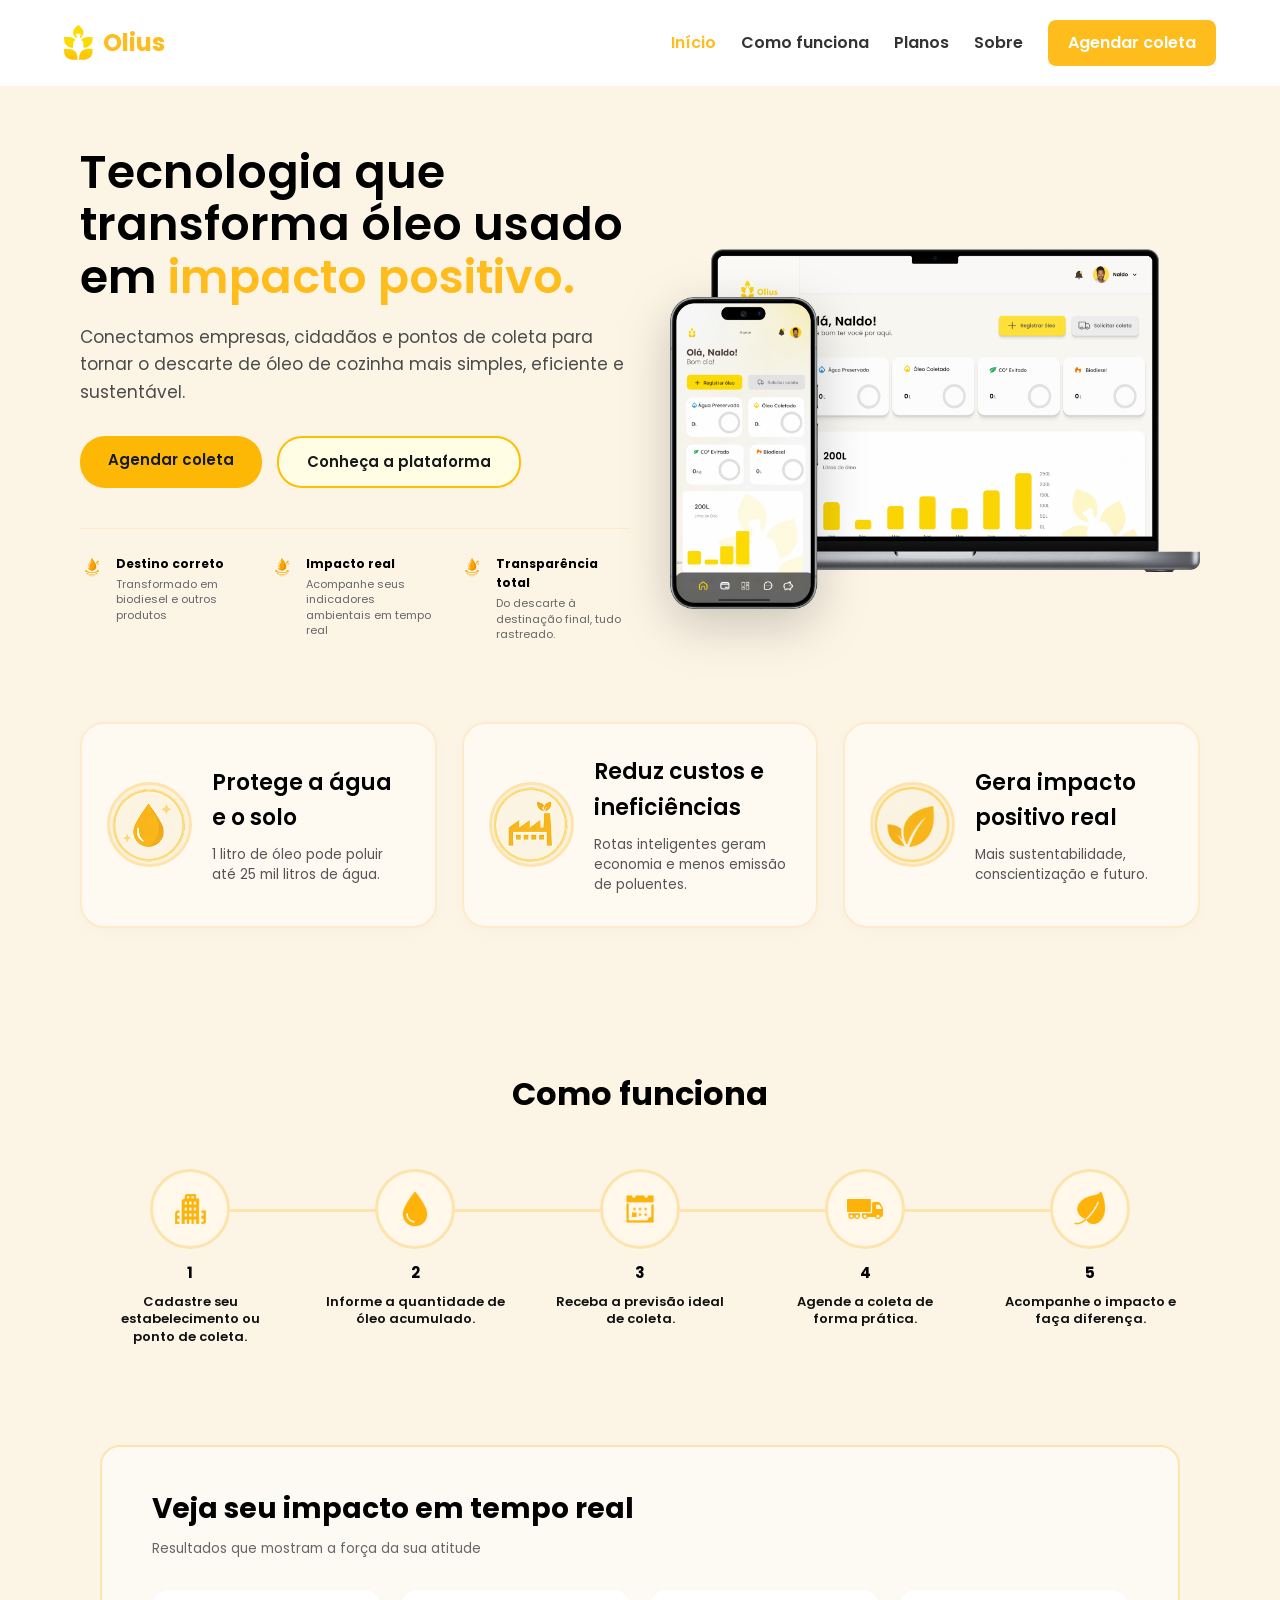
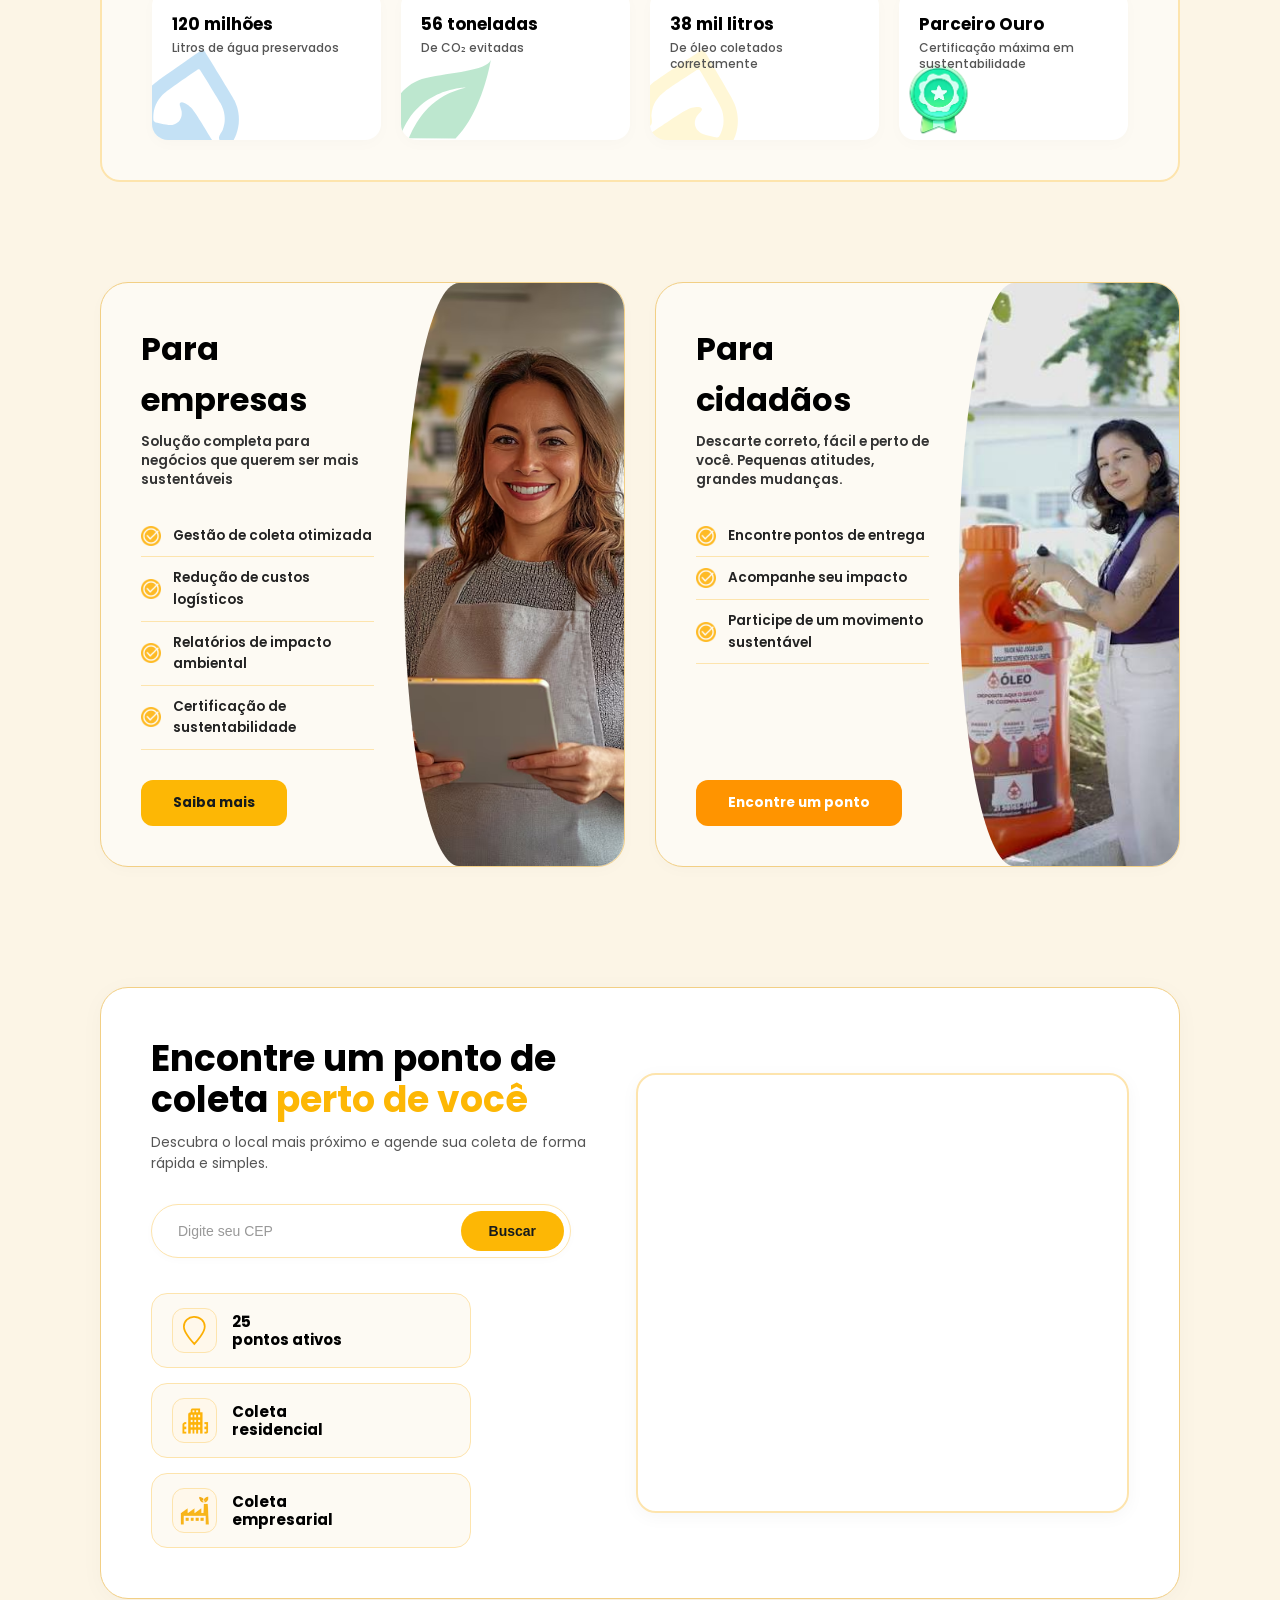
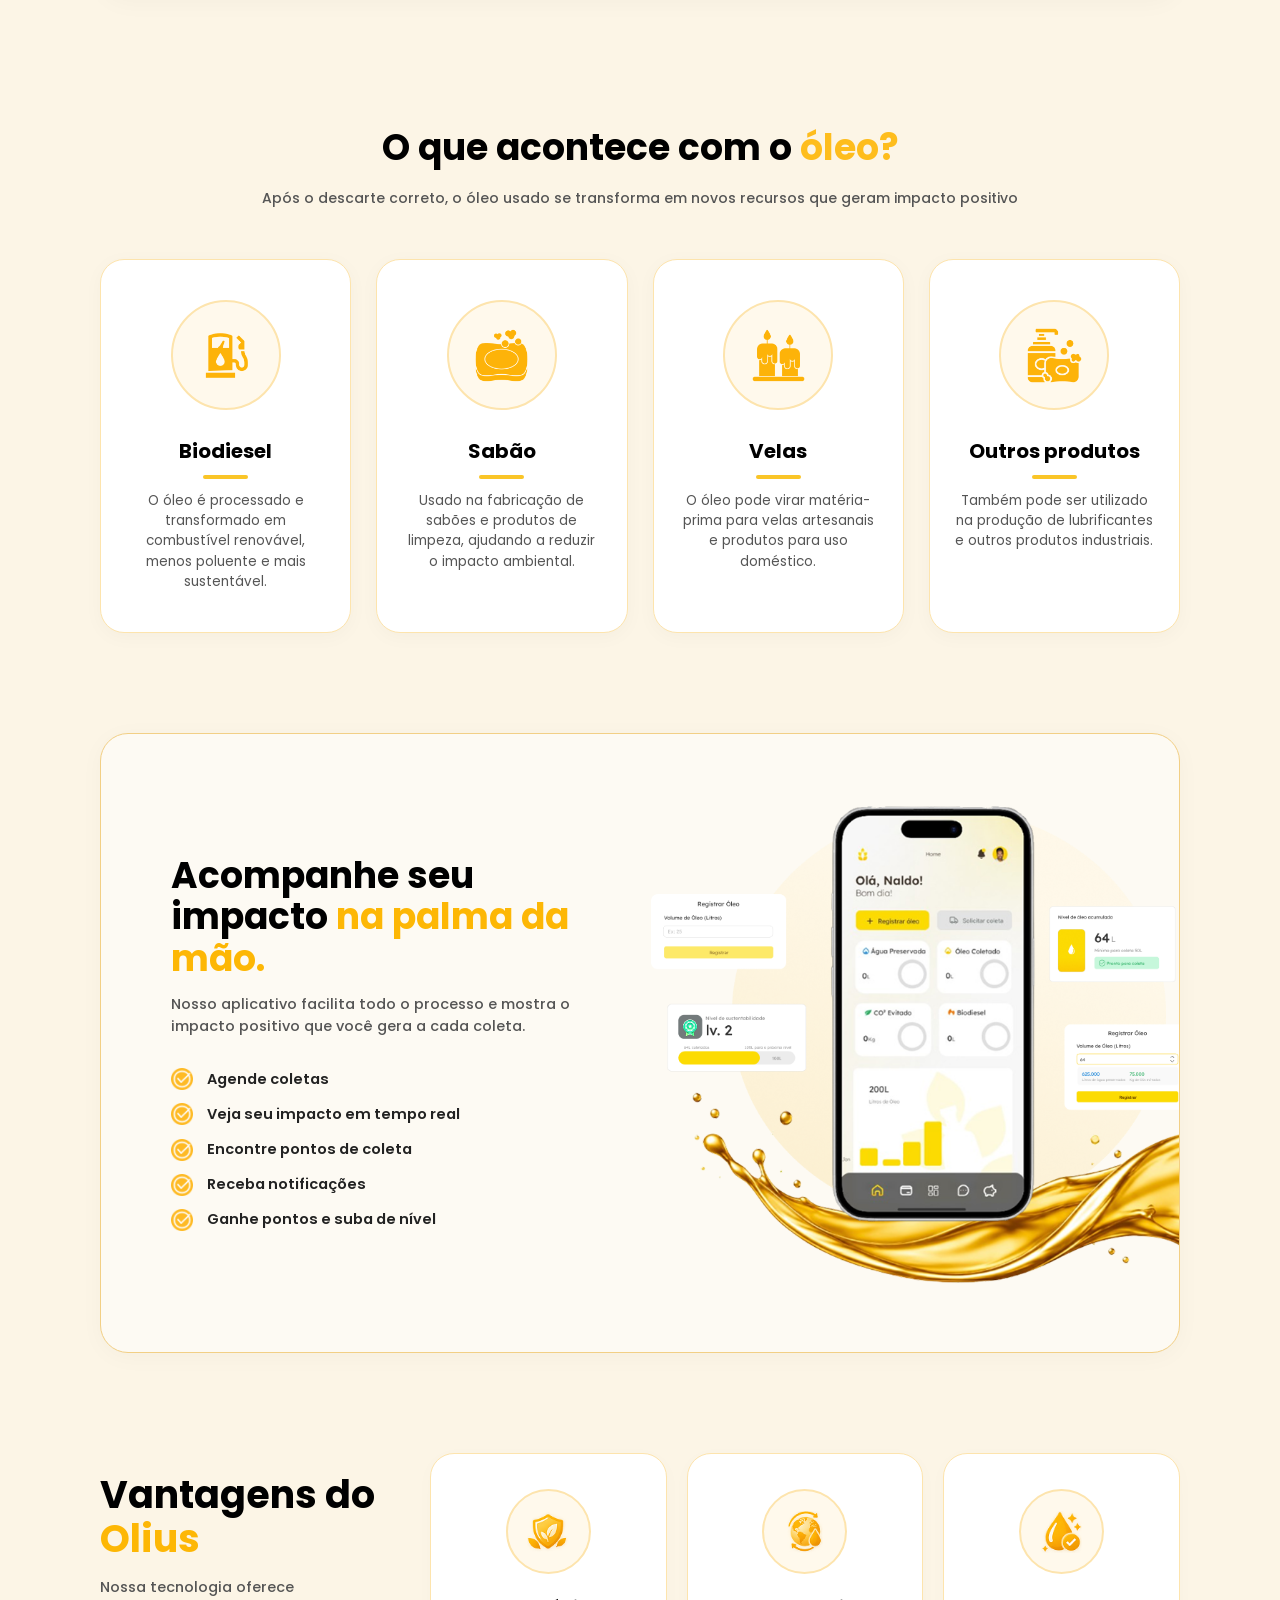
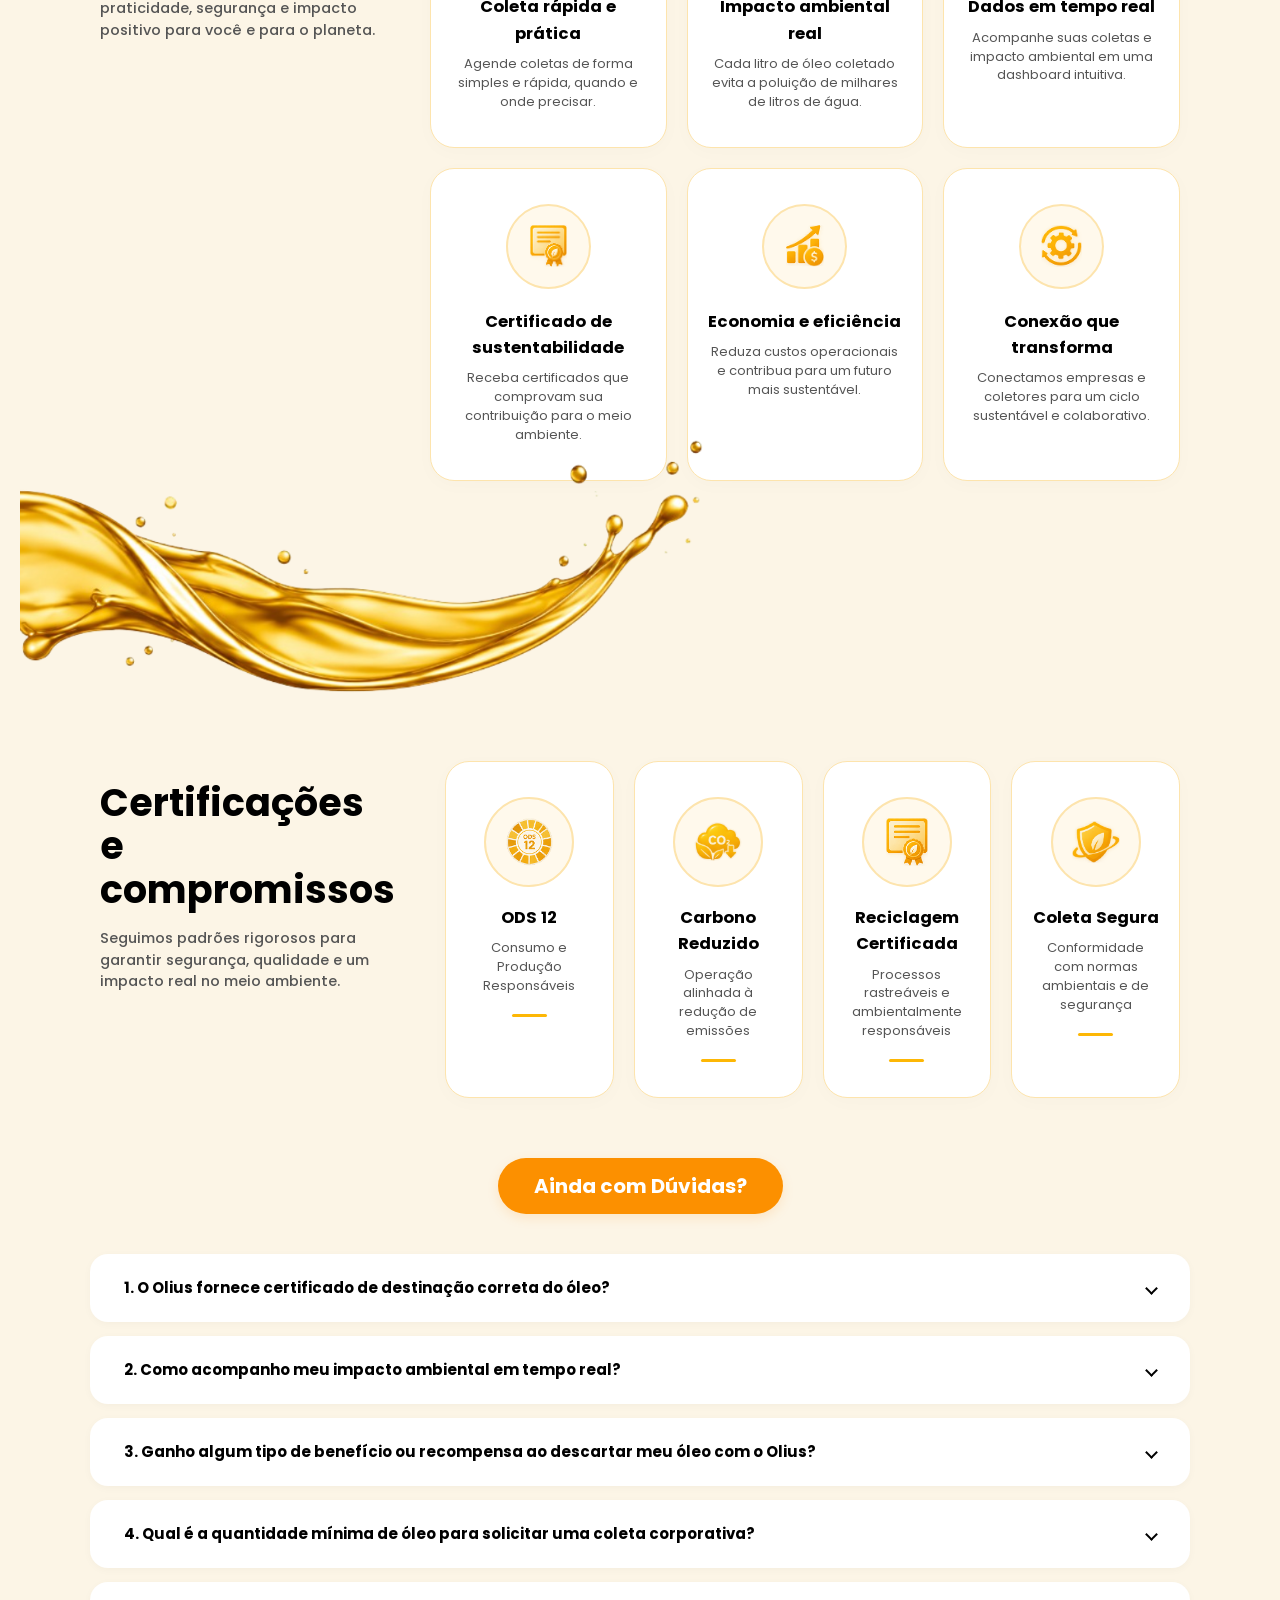
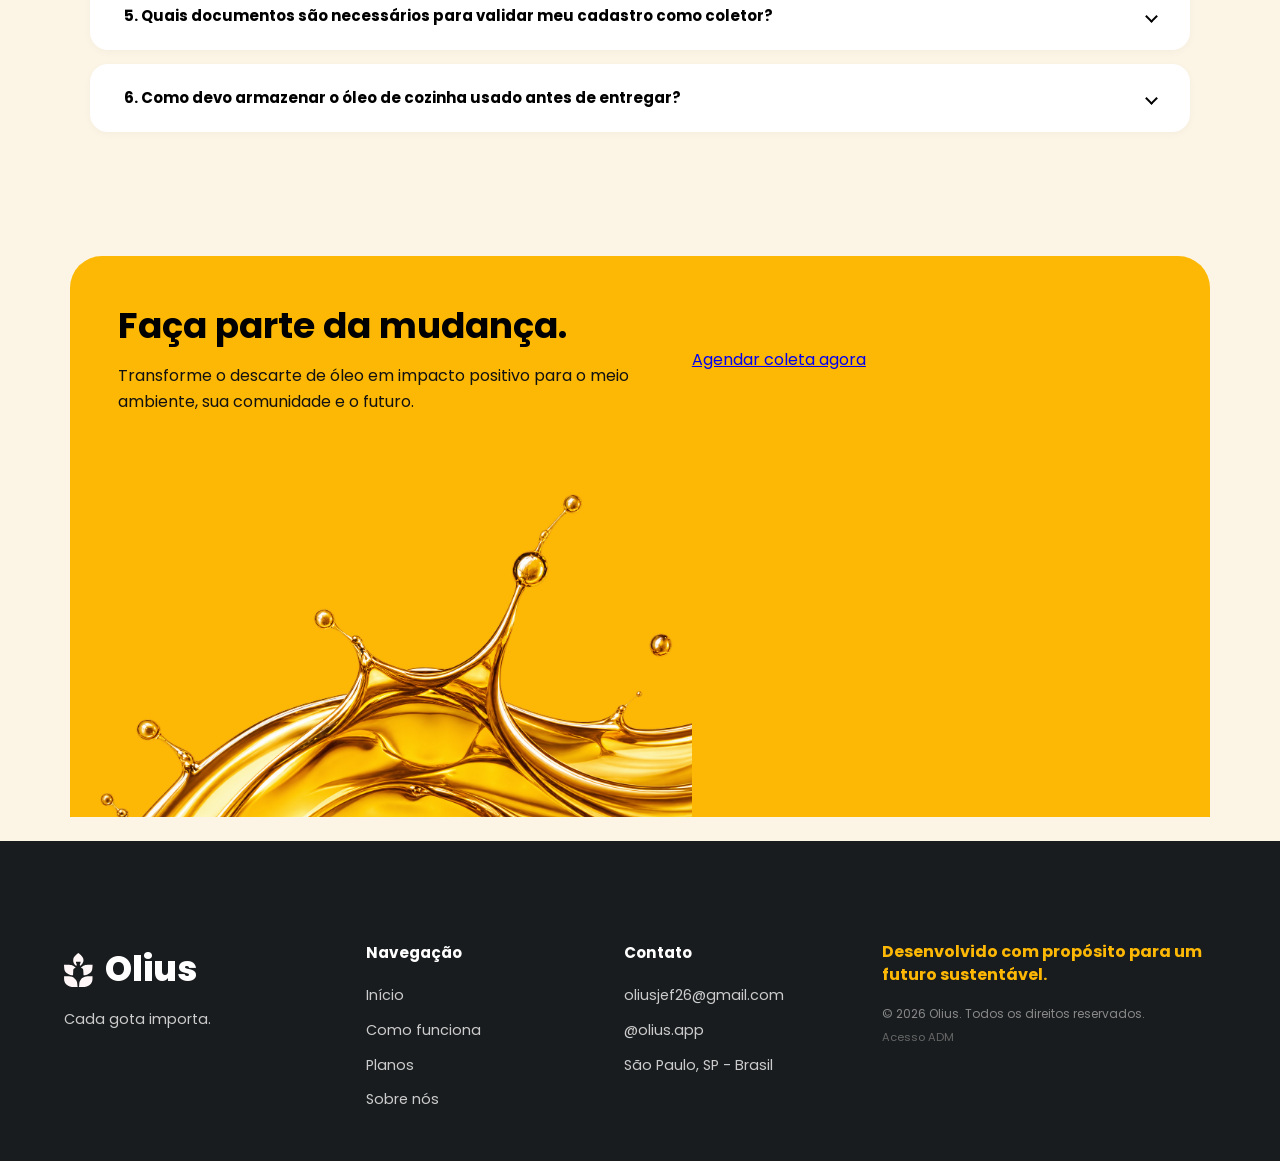
<file: src/main/webapp/index/index.html>
<!DOCTYPE html>
<html lang="pt-BR">
<head>
    <meta charset="utf-8">
    <meta name="google-site-verification" content="7lKNKLowKWWoOtipBigqwQrl8_X9L9Eb8E_cul9QJgw" />
    <meta name="viewport" content="width=device-width, initial-scale=1.0">
    <title>Olius - Inicial</title>
    <link rel="icon" href="../images/favicon.ico">
    <link href="https://fonts.googleapis.com/css2?family=Poppins:wght@400;500;600;700&display=swap" rel="stylesheet">

    <!-- Arquivos de estilos CSS globais e específicos da página inicial -->
    <link rel="stylesheet" href="../css/global.css">
    <link rel="stylesheet" href="index.css">
</head>
<body>

    <!-- ========================================================================= -->
    <!-- CABEÇALHO (HEADER): Logo e navegação principal do site                      -->
    <!-- ========================================================================= -->
    <header class="header">
        <a href="index.html" class="logo">
            <img class="logo-icon" src="../assets/global/logo-normal.svg" alt="Logotipo Olius">
            <span class="logo-texto">Olius</span>
        </a>
        <nav class="nav-links" aria-label="Navegação principal">
            <a href="index.html" class="active" aria-current="page">Início</a>
            <a href="../como_funciona.jsp">Como funciona</a>
            <a href="../planos.jsp">Planos</a>
            <a href="../contato.jsp">Sobre</a>
            <a href="https://olius-frontend-segundo.onrender.com" class="btn-agendar">Agendar coleta</a>
        </nav>
    </header>

    <main>
        <!-- ===================================================================== -->
        <!-- SEÇÃO HERO: Apresentação principal, chamadas para ação e mockups      -->
        <!-- ===================================================================== -->
        <section class="inicio">
            <!-- Coluna Esquerda: Títulos, descrições, botões e diferenciais -->
            <div class="hero-content">
                <h1>Tecnologia que transforma óleo usado em <span class="highlight">impacto positivo.</span></h1>
                <p class="hero-description">
                    Conectamos empresas, cidadãos e pontos de coleta para tornar o descarte de óleo de cozinha mais simples, eficiente e sustentável.
                </p>
                
                <div class="hero-buttons">
                    <a href="https://olius-frontend-segundo.onrender.com" class="btn-primary">Agendar coleta</a>
                    <a href="#solucoes" class="btn-secondary">Conheça a plataforma</a>
                </div>

                <div class="hero-features">
                    <div class="feature-item">
                        <img src="../assets/index/topicos.png" alt="" class="feature-icon">
                        <div>
                            <strong>Destino correto</strong>
                            <p>Transformado em biodiesel e outros produtos</p>
                        </div>
                    </div>
                    <div class="feature-item">
                        <img src="../assets/index/topicos.png" alt="" class="feature-icon">
                        <div>
                            <strong>Impacto real</strong>
                            <p>Acompanhe seus indicadores ambientais em tempo real</p>
                        </div>
                    </div>
                    <div class="feature-item">
                        <img src="../assets/index/topicos.png" alt="" class="feature-icon">
                        <div>
                            <strong>Transparência total</strong>
                            <p>Do descarte à destinação final, tudo rastreado.</p>
                        </div>
                    </div>
                </div>
            </div>

            <!-- Coluna Direita: Mockups visuais (Notebook e Celular) -->
            <div class="hero-mockup">
                <div class="projeto-mockups">
                    <img src="../assets/global/mock-web.png" alt="Mockup Notebook" class="mockup-notebook">
                    <img src="../assets/global/mock-mob.png" alt="Mockup Celular" class="mockup-mobile">
                </div>
            </div>
        </section>

        <!-- ===================================================================== -->
        <!-- SEÇÃO DESTAQUES: Cards com os principais benefícios do descarte       -->
        <!-- ===================================================================== -->
        <section class="destaques">
            <div class="card-destaque">
                <div class="card-icon-wrapper">
                    <img src="../assets/index/proteja.png" alt="Protege a água e o solo">
                </div>
                <div class="card-conteudo">
                    <h3>Protege a água e o solo</h3>
                    <p>1 litro de óleo pode poluir até 25 mil litros de água.</p>
                </div>
            </div>

            <div class="card-destaque">
                <div class="card-icon-wrapper">
                    <img src="../assets/index/reduz.png" alt="Reduz custos e ineficiências">
                </div>
                <div class="card-conteudo">
                    <h3>Reduz custos e ineficiências</h3>
                    <p>Rotas inteligentes geram economia e menos emissão de poluentes.</p>
                </div>
            </div>

            <div class="card-destaque">
                <div class="card-icon-wrapper">
                    <img src="../assets/index/gera-impacrto.png" alt="Gera impacto positivo real">
                </div>
                <div class="card-conteudo">
                    <h3>Gera impacto positivo real</h3>
                    <p>Mais sustentabilidade, conscientização e futuro.</p>
                </div>
            </div>
        </section>

        <!-- ===================================================================== -->
        <!-- SEÇÃO COMO FUNCIONA: Passo a passo do processo da plataforma          -->
        <!-- ===================================================================== -->
        <section class="como-funciona" id="como-funciona">
            <h2>Como funciona</h2>

            <div class="passos-container">
                <!-- Linha conectora visual ao fundo -->
                <div class="linha-passos"></div>

                <div class="passos-lista">
                    <!-- Passo 1 -->
                    <div class="passo-item">
                        <div class="passo-icon-wrapper">
                            <img src="../assets/index/passo1.png" alt="Passo 1" class="passo-icon">
                        </div>
                        <span class="passo-numero">1</span>
                        <p>Cadastre seu estabelecimento ou ponto de coleta.</p>
                    </div>

                    <!-- Passo 2 -->
                    <div class="passo-item">
                        <div class="passo-icon-wrapper">
                            <img src="../assets/index/passo2.png" alt="Passo 2" class="passo-icon">
                        </div>
                        <span class="passo-numero">2</span>
                        <p>Informe a quantidade de óleo acumulado.</p>
                    </div>

                    <!-- Passo 3 -->
                    <div class="passo-item">
                        <div class="passo-icon-wrapper">
                            <img src="../assets/index/passo3.png" alt="Passo 3" class="passo-icon">
                        </div>
                        <span class="passo-numero">3</span>
                        <p>Receba a previsão ideal de coleta.</p>
                    </div>

                    <!-- Passo 4 -->
                    <div class="passo-item">
                        <div class="passo-icon-wrapper">
                            <img src="../assets/index/passo4.png" alt="Passo 4" class="passo-icon">
                        </div>
                        <span class="passo-numero">4</span>
                        <p>Agende a coleta de forma prática.</p>
                    </div>

                    <!-- Passo 5 -->
                    <div class="passo-item">
                        <div class="passo-icon-wrapper">
                            <img src="../assets/index/passo5.png" alt="Passo 5" class="passo-icon">
                        </div>
                        <span class="passo-numero">5</span>
                        <p>Acompanhe o impacto e faça diferença.</p>
                    </div>
                </div>
            </div>
        </section>

        <!-- ===================================================================== -->
        <!-- SEÇÃO IMPACTO EM TEMPO REAL: Métricas e indicadores alcançados        -->
        <!-- ===================================================================== -->
        <section class="impacto-tempo-real">
            <h2>Veja seu impacto em tempo real</h2>
            <p class="subtitulo">Resultados que mostram a força da sua atitude</p>

            <div class="metricas-grid">
                <!-- Card 1: Água preservada -->
                <div class="metrica-card">
                    <img src="../assets/index/agua.svg" alt="" class="card-bg-icon">
                    <div class="metrica-conteudo">
                        <strong class="valor">120 milhões</strong>
                        <span class="rotulo">Litros de água preservados</span>
                    </div>
                </div>

                <!-- Card 2: CO2 evitado -->
                <div class="metrica-card">
                    <img src="../assets/index/co2.svg" alt="" class="card-bg-icon">
                    <div class="metrica-conteudo">
                        <strong class="valor">56 toneladas</strong>
                        <span class="rotulo">De CO₂ evitadas</span>
                    </div>
                </div>

                <!-- Card 3: Óleo coletado -->
                <div class="metrica-card">
                    <img src="../assets/index/litros-oleo.svg" alt="" class="card-bg-icon">
                    <div class="metrica-conteudo">
                        <strong class="valor">38 mil litros</strong>
                        <span class="rotulo">De óleo coletados corretamente</span>
                    </div>
                </div>

                <!-- Card 4: Certificação -->
                <div class="metrica-card">
                    <img src="../assets/index/certificado7.png" alt="" class="card-bg-icon">
                    <div class="metrica-conteudo">
                        <strong class="valor">Parceiro Ouro</strong>
                        <span class="rotulo">Certificação máxima em sustentabilidade</span>
                    </div>
                </div>
            </div>
        </section>

        <!-- ===================================================================== -->
        <!-- SEÇÃO SOLUÇÕES: Divisão de serviços para Empresas (B2B) e Cidadãos    -->
        <!-- ===================================================================== -->
        <section class="solucoes" id="solucoes">
            <!-- Card 1: Para empresas -->
            <div class="solucao-card">
                <div class="solucao-conteudo">
                    <h3>Para empresas</h3>
                    <p>Solução completa para negócios que querem ser mais sustentáveis</p>
                    <ul>
                        <li>
                            <img src="../assets/index/tipos-icon.png" alt="" class="item-icon">
                            <span>Gestão de coleta otimizada</span>
                        </li>
                        <li>
                            <img src="../assets/index/tipos-icon.png" alt="" class="item-icon">
                            <span>Redução de custos logísticos</span>
                        </li>
                        <li>
                            <img src="../assets/index/tipos-icon.png" alt="" class="item-icon">
                            <span>Relatórios de impacto ambiental</span>
                        </li>
                        <li>
                            <img src="../assets/index/tipos-icon.png" alt="" class="item-icon">
                            <span>Certificação de sustentabilidade</span>
                        </li>
                    </ul>
                    <a href="../planos.jsp" class="btn-solucao">Saiba mais</a>
                </div>
                <div class="solucao-imagem">
                    <img src="../assets/index/foto-b2b.png" alt="Para empresas">
                </div>
            </div>

            <!-- Card 2: Para cidadãos -->
            <div class="solucao-card">
                <div class="solucao-conteudo">
                    <h3>Para cidadãos</h3>
                    <p>Descarte correto, fácil e perto de você. Pequenas atitudes, grandes mudanças.</p>
                    <ul>
                        <li>
                            <img src="../assets/index/tipos-icon.png" alt="" class="item-icon">
                            <span>Encontre pontos de entrega</span>
                        </li>
                        <li>
                            <img src="../assets/index/tipos-icon.png" alt="" class="item-icon">
                            <span>Acompanhe seu impacto</span>
                        </li>
                        <li>
                            <img src="../assets/index/tipos-icon.png" alt="" class="item-icon">
                            <span>Participe de um movimento sustentável</span>
                        </li>
                    </ul>
                    <a href="#pontos" class="btn-solucao btn-laranja">Encontre um ponto</a>
                </div>
                <div class="solucao-imagem">
                    <img src="../assets/index/foto-b2c.png" alt="Para cidadãos">
                </div>
            </div>
        </section>

        <!-- ===================================================================== -->
        <!-- SEÇÃO MAPA DE PONTOS: Busca por CEP e exibição do mapa interativo     -->
        <!-- ===================================================================== -->
        <section class="secao-mapa-container" id="pontos">
            <div class="mapa-card-principal">
                <!-- Coluna Esquerda: Informações, input de busca por CEP e mini cards -->
                <div class="mapa-info-lateral">
                    <h2>Encontre um ponto de coleta <span class="highlight">perto de você</span></h2>
                    <p class="mapa-subtitulo">Descubra o local mais próximo e agende sua coleta de forma rápida e simples.</p>
                    
                    <form class="cep-busca-box" action="https://www.google.com/maps" method="get" target="_blank" rel="noopener">
                        <input type="text" name="q" placeholder="Digite seu CEP" class="input-cep" aria-label="Digite seu CEP" inputmode="numeric" autocomplete="postal-code" pattern="[0-9]{5}-?[0-9]{3}" maxlength="9" title="Informe o CEP com 8 números" required>
                        <button type="submit" class="btn-buscar-cep">Buscar</button>
                    </form>

                    <div class="info-mini-cards">
                        <div class="mini-card">
                            <div class="mini-icon-wrapper">
                                <img src="../assets/index/pontos-ativos.svg" alt="" class="mini-icon">
                            </div>
                            <div>
                                <strong>25</strong>
                                <strong>pontos ativos</strong>
                            </div>
                        </div>

                        <div class="mini-card">
                            <div class="mini-icon-wrapper">
                                <img src="../assets/index/coletaresidencial.png" alt="" class="mini-icon">
                            </div>
                            <div>
                                <strong>Coleta</strong>
                                <strong>residencial</strong>
                            </div>
                        </div>

                        <div class="mini-card">
                            <div class="mini-icon-wrapper">
                                <img src="../assets/index/coletaempresarial.png" alt="" class="mini-icon">
                            </div>
                            <div>
                                <strong>Coleta</strong>
                                <strong>empresarial</strong>
                            </div>
                        </div>
                    </div>
                </div>

                <!-- Coluna Direita: Mapa incorporado do Google Maps -->
                <div class="mapa">
                    <iframe
                        src="https://www.google.com/maps/embed?pb=!1m18!1m12!1m3!1d3657.1973656113697!2d-46.65657252373979!3d-23.561349161595155!2m3!1f0!2f0!3f0!3m2!1i1024!2i768!4f13.1!3m3!1m2!1s0x94ce59c8da0aa315%3A0xd59f437521262d11!2sAv.%20Paulista%2C%20S%C3%A3o%20Paulo%2C%20SP!5e0!3m2!1spt-BR!2sbr!4v1700000000000!5m2!1spt-BR!2sbr"
                        loading="lazy"
                        allowfullscreen
                        title="Mapa da Olius">
                    </iframe>
                </div>
            </div>
        </section>

        <!-- ===================================================================== -->
        <!-- SEÇÃO DESTINAÇÃO DO ÓLEO: O que é feito com o material coletado       -->
        <!-- ===================================================================== -->
        <section class="destinacao-oleo">
            <h2>O que acontece com o <span class="highlight">óleo?</span></h2>
            <p>Após o descarte correto, o óleo usado se transforma em novos recursos que geram impacto positivo</p>
            
            <div class="produtos-grid">
                <article class="produto-card">
                    <div class="produto-icon-wrapper">
                        <img src="../assets/index/biodiesel.png" alt="Biodiesel" class="produto-icon">
                    </div>
                    <h3>Biodiesel</h3>
                    <p>O óleo é processado e transformado em combustível renovável, menos poluente e mais sustentável.</p>
                </article>

                <article class="produto-card">
                    <div class="produto-icon-wrapper">
                        <img src="../assets/index/sabao.png" alt="Sabão" class="produto-icon">
                    </div>
                    <h3>Sabão</h3>
                    <p>Usado na fabricação de sabões e produtos de limpeza, ajudando a reduzir o impacto ambiental.</p>
                </article>

                <article class="produto-card">
                    <div class="produto-icon-wrapper">
                        <img src="../assets/index/velas.png" alt="Velas" class="produto-icon">
                    </div>
                    <h3>Velas</h3>
                    <p>O óleo pode virar matéria-prima para velas artesanais e produtos para uso doméstico.</p>
                </article>

                <article class="produto-card">
                    <div class="produto-icon-wrapper">
                        <img src="../assets/index/outros-produtos.png" alt="Outros produtos" class="produto-icon">
                    </div>
                    <h3>Outros produtos</h3>
                    <p>Também pode ser utilizado na produção de lubrificantes e outros produtos industriais.</p>
                </article>
            </div>
        </section>

        <!-- ===================================================================== -->
        <!-- SEÇÃO APLICATIVO: Recursos do app móvel para acompanhamento            -->
        <!-- ===================================================================== -->
        <section class="app-acompanhamento">
            <div class="app-info">
                <h2>Acompanhe seu impacto <span class="highlight">na palma da mão.</span></h2>
                <p>Nosso aplicativo facilita todo o processo e mostra o impacto positivo que você gera a cada coleta.</p>
                
                <ul>
                    <li>
                        <img src="../assets/index/tipos-icon.png" alt="" class="check-icon">
                        <span>Agende coletas</span>
                    </li>
                    <li>
                        <img src="../assets/index/tipos-icon.png" alt="" class="check-icon">
                        <span>Veja seu impacto em tempo real</span>
                    </li>
                    <li>
                        <img src="../assets/index/tipos-icon.png" alt="" class="check-icon">
                        <span>Encontre pontos de coleta</span>
                    </li>
                    <li>
                        <img src="../assets/index/tipos-icon.png" alt="" class="check-icon">
                        <span>Receba notificações</span>
                    </li>
                    <li>
                        <img src="../assets/index/tipos-icon.png" alt="" class="check-icon">
                        <span>Ganhe pontos e suba de nível</span>
                    </li>
                </ul>
            </div>
            
            <div class="app-preview">
                <img src="../assets/index/mockupsolius.png" alt="Telas do aplicativo móvel Olius">
            </div>
        </section>

        <!-- ===================================================================== -->
        <!-- BLOCO UNIFICADO: Vantagens, Divisor Decorativo e Certificações        -->
        <!-- ===================================================================== -->
        <div class="vantagens-certificacoes-wrapper">

            <!-- Seção de Vantagens -->
            <section id="vantagens" class="secao-lado-a-lado">
                <div class="coluna-texto">
                    <h2>Vantagens do <span class="highlight">Olius</span></h2>
                    <p>Nossa tecnologia oferece praticidade, segurança e impacto positivo para você e para o planeta.</p>
                </div>

                <div class="coluna-cards vantagens-grid">
                    <div class="vantagem-card">
                        <div class="vantagem-icon-wrapper">
                            <img src="../assets/index/coleta.png" alt="Coleta rápida e prática" class="vantagem-icon">
                        </div>
                        <h3>Coleta rápida e prática</h3>
                        <p>Agende coletas de forma simples e rápida, quando e onde precisar.</p>
                    </div>
                    <div class="vantagem-card">
                        <div class="vantagem-icon-wrapper">
                            <img src="../assets/index/impacto.png" alt="Impacto ambiental real" class="vantagem-icon">
                        </div>
                        <h3>Impacto ambiental real</h3>
                        <p>Cada litro de óleo coletado evita a poluição de milhares de litros de água.</p>
                    </div>
                    <div class="vantagem-card">
                        <div class="vantagem-icon-wrapper">
                            <img src="../assets/index/dados-em-tempo.png" alt="Dados em tempo real" class="vantagem-icon">
                        </div>
                        <h3>Dados em tempo real</h3>
                        <p>Acompanhe suas coletas e impacto ambiental em uma dashboard intuitiva.</p>
                    </div>
                    <div class="vantagem-card">
                        <div class="vantagem-icon-wrapper">
                            <img src="../assets/index/certificado.png" alt="Certificado de sustentabilidade" class="vantagem-icon">
                        </div>
                        <h3>Certificado de sustentabilidade</h3>
                        <p>Receba certificados que comprovam sua contribuição para o meio ambiente.</p>
                    </div>
                    <div class="vantagem-card">
                        <div class="vantagem-icon-wrapper">
                            <img src="../assets/index/economia.png" alt="Economia e eficiência" class="vantagem-icon">
                        </div>
                        <h3>Economia e eficiência</h3>
                        <p>Reduza custos operacionais e contribua para um futuro mais sustentável.</p>
                    </div>
                    <div class="vantagem-card">
                        <div class="vantagem-icon-wrapper">
                            <img src="../assets/index/conexao.png" alt="Conexão que transforma" class="vantagem-icon">
                        </div>
                        <h3>Conexão que transforma</h3>
                        <p>Conectamos empresas e coletores para um ciclo sustentável e colaborativo.</p>
                    </div>
                </div>
            </section>

            <!-- Imagem de respingo de óleo decorativa (Divisor de seções) -->
            <div class="respingo-oleo-container">
                <img src="../assets/index/quebrapag2.png" alt="" class="respingo-oleo-img">
            </div>

            <!-- Seção de Certificações e ODS -->
            <section id="certificacoes" class="secao-lado-a-lado">
                <div class="coluna-texto">
                    <h2>Certificações<br>e compromissos</h2>
                    <p>Seguimos padrões rigorosos para garantir segurança, qualidade e um impacto real no meio ambiente.</p>
                </div>

                <div class="coluna-cards certificacoes-grid">
                    <div class="certificacao-card">
                        <div class="cert-icon-wrapper">
                            <img src="../assets/index/ods12.png" alt="ODS 12" class="cert-icon">
                        </div>
                        <strong>ODS 12</strong>
                        <p>Consumo e Produção Responsáveis</p>
                        <div class="card-line"></div>
                    </div>
                    <div class="certificacao-card">
                        <div class="cert-icon-wrapper">
                            <img src="../assets/index/carbono-reduzido.png" alt="Carbono Reduzido" class="cert-icon">
                        </div>
                        <strong>Carbono Reduzido</strong>
                        <p>Operação alinhada à redução de emissões</p>
                        <div class="card-line"></div>
                    </div>
                    <div class="certificacao-card">
                        <div class="cert-icon-wrapper">
                            <img src="../assets/index/certificado.png" alt="Reciclagem Certificada" class="cert-icon">
                        </div>
                        <strong>Reciclagem Certificada</strong>
                        <p>Processos rastreáveis e ambientalmente responsáveis</p>
                        <div class="card-line"></div>
                    </div>
                    <div class="certificacao-card">
                        <div class="cert-icon-wrapper">
                            <img src="../assets/index/coleta-segura.png" alt="Coleta Segura" class="cert-icon">
                        </div>
                        <strong>Coleta Segura</strong>
                        <p>Conformidade com normas ambientais e de segurança</p>
                        <div class="card-line"></div>
                    </div>
                </div>
            </section>

        </div>

        <!-- ===================================================================== -->
        <!-- SEÇÃO FAQ: Perguntas frequentes estruturadas com tags <details>       -->
        <!-- ===================================================================== -->
        <section id="faq" class="faq-secao">
            <div class="faq-header">
                <h2>Ainda com Dúvidas?</h2>
            </div>

            <div class="faq-accordion">
                <details class="faq-item">
                    <summary>
                        <span>1. O Olius fornece certificado de destinação correta do óleo?</span>
                        <span class="faq-icon"></span>
                    </summary>
                    <p>A plataforma disponibiliza um certificado de destinação correta para empresas e parceiros que realizam o descarte por meio da plataforma. O documento comprova que o óleo foi encaminhado para a destinação adequada e pode ser utilizado como registro de responsabilidade ambiental.</p>
                </details>

                <details class="faq-item">
                    <summary>
                        <span>2. Como acompanho meu impacto ambiental em tempo real?</span>
                        <span class="faq-icon"></span>
                    </summary>
                    <p>Após realizar o descarte ou a coleta, os dados são registrados no aplicativo. O usuário pode acompanhar informações como quantidade de óleo destinada corretamente, estimativa de impacto ambiental evitado e sua contribuição para a reciclagem, por meio de um painel atualizado conforme os registros são realizados.</p>
                </details>

                <details class="faq-item">
                    <summary>
                        <span>3. Ganho algum tipo de benefício ou recompensa ao descartar meu óleo com o Olius?</span>
                        <span class="faq-icon"></span>
                    </summary>
                    <p>A Olius possui um sistema de benefícios baseado na participação do usuário. Conforme a quantidade de óleo destinada corretamente e a frequência de participação aumentam, o usuário pode avançar entre níveis, como Bronze, Prata e Ouro, desbloqueando benefícios e reconhecimentos dentro da plataforma.</p>
                </details>

                <details class="faq-item">
                    <summary>
                        <span>4. Qual é a quantidade mínima de óleo para solicitar uma coleta corporativa?</span>
                        <span class="faq-icon"></span>
                    </summary>
                    <p>Após pesquisas, estabelecemos uma quantidade mínima de 20 litros para solicitar uma coleta corporativa. Quantidades menores podem ser direcionadas aos pontos de coleta parceiros, tornando a logística mais eficiente.</p>
                </details>

                <details class="faq-item">
                    <summary>
                        <span>5. Quais documentos são necessários para validar meu cadastro como coletor?</span>
                        <span class="faq-icon"></span>
                    </summary>
                    <p>Para o cadastro de um coletor parceiro, podem ser solicitados documentos que comprovem sua identidade e regularidade, como documento de identificação, CPF/CNPJ, comprovante de endereço e documentos ou autorizações relacionados à atividade de coleta, quando aplicáveis. A documentação pode variar conforme o tipo de coletor e a legislação.</p>
                </details>

                <details class="faq-item">
                    <summary>
                        <span>6. Como devo armazenar o óleo de cozinha usado antes de entregar?</span>
                        <span class="faq-icon"></span>
                    </summary>
                    <p>Espere o óleo esfriar completamente e armazene-o em garrafas PET limpas e secas, fechando bem a tampa para evitar vazamentos até o momento da entrega ou coleta.</p>
                </details>
            </div>
        </section>

        <!-- ===================================================================== -->
        <!-- SEÇÃO CTA (Call to Action): Chamada final para agendamento              -->
        <!-- ===================================================================== -->
        <section class="cta-banner">
            <div class="cta-conteudo">
                <h2>Faça parte da mudança.</h2>
                <p>Transforme o descarte de óleo em impacto positivo para o meio ambiente, sua comunidade e o futuro.</p>
            </div>
            
            <a href="https://olius-frontend-segundo.onrender.com" class="btn-cta">Agendar coleta agora</a>

            <!-- Imagem decorativa de respingo de óleo -->
            <img src="../assets/global/oleo.png" alt="Respingo de óleo decorativo" class="cta-imagem-oleo">
        </section>
    </main>

    <!-- ========================================================================= -->
    <!-- RODAPÉ (FOOTER): Informações de contato, links rápidos e créditos          -->
    <!-- ========================================================================= -->
    <footer class="footer">
        <div class="footer-container">
            <!-- Logo e Slogan -->
            <div class="footer-brand">
                <a href="index.html" class="logo">
                    <img class="logo-icon" src="../assets/global/logo-branco.svg" alt="Logotipo Olius">
                    <span class="logo-texto">Olius</span>
                </a>
                <p class="tagline">Cada gota importa.</p>
            </div>
            
            <!-- Links de Navegação -->
            <nav class="footer-links" aria-label="Links do Rodapé">
                <h4>Navegação</h4>
                <ul>
                    <li><a href="index.html">Início</a></li>
                    <li><a href="../como_funciona.jsp">Como funciona</a></li>
                    <li><a href="../planos.jsp">Planos</a></li>
                    <li><a href="../contato.jsp">Sobre nós</a></li>
                </ul>
            </nav>

            <!-- Informações de Contato -->
            <div class="footer-contato">
                <h4>Contato</h4>
                <ul>
                    <li><a href="mailto:oliusjef26@gmail.com">oliusjef26@gmail.com</a></li>
                    <li><a href="https://www.instagram.com/olius.app" target="_blank" rel="noopener noreferrer">@olius.app</a></li>
                    <li><span>São Paulo, SP - Brasil</span></li>
                </ul>
            </div>

            <!-- Créditos e Acesso Administrativo -->
            <div class="footer-proposito">
                <h4>Desenvolvido com propósito para um futuro sustentável.</h4>
                <p class="copyright">© 2026 Olius. Todos os direitos reservados.</p>
                <a href="../login-adm" class="acesso-adm">Acesso ADM</a>
            </div>
        </div>
    </footer>

</body>
</html>
</file>
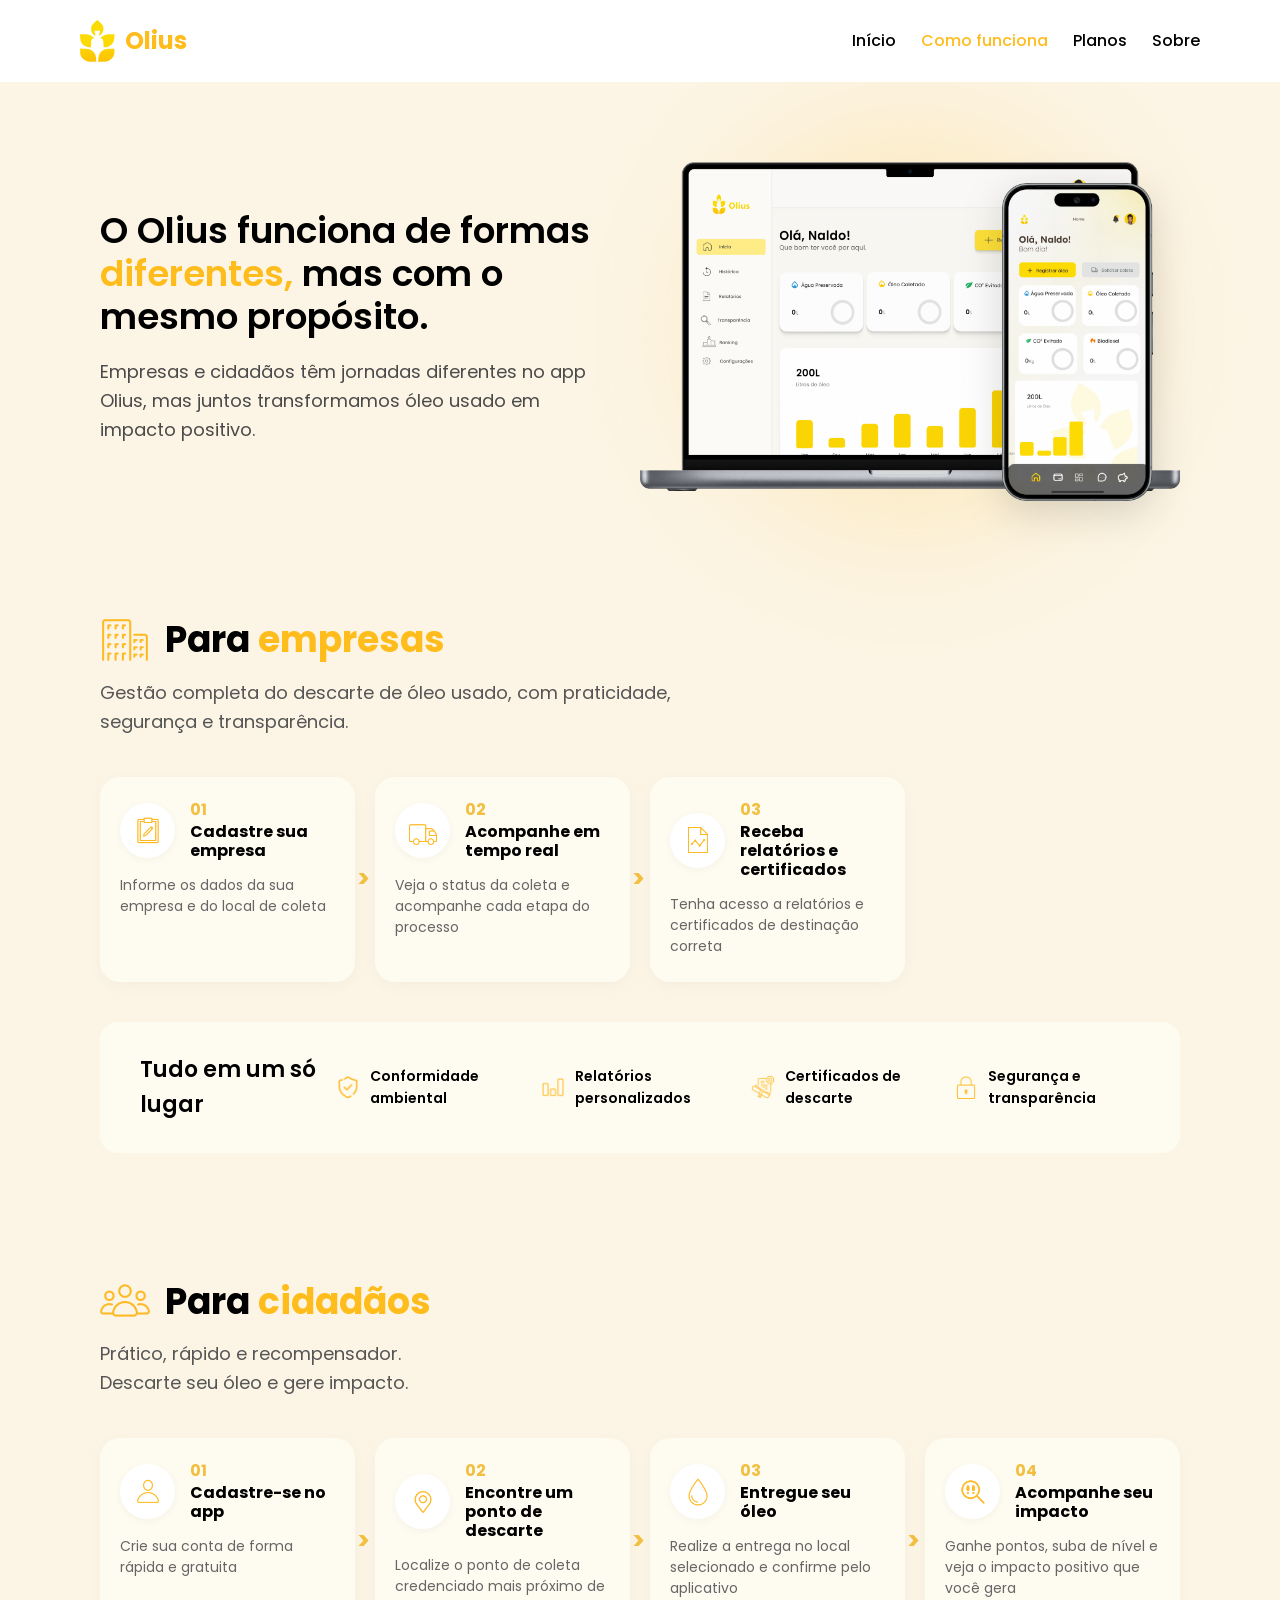
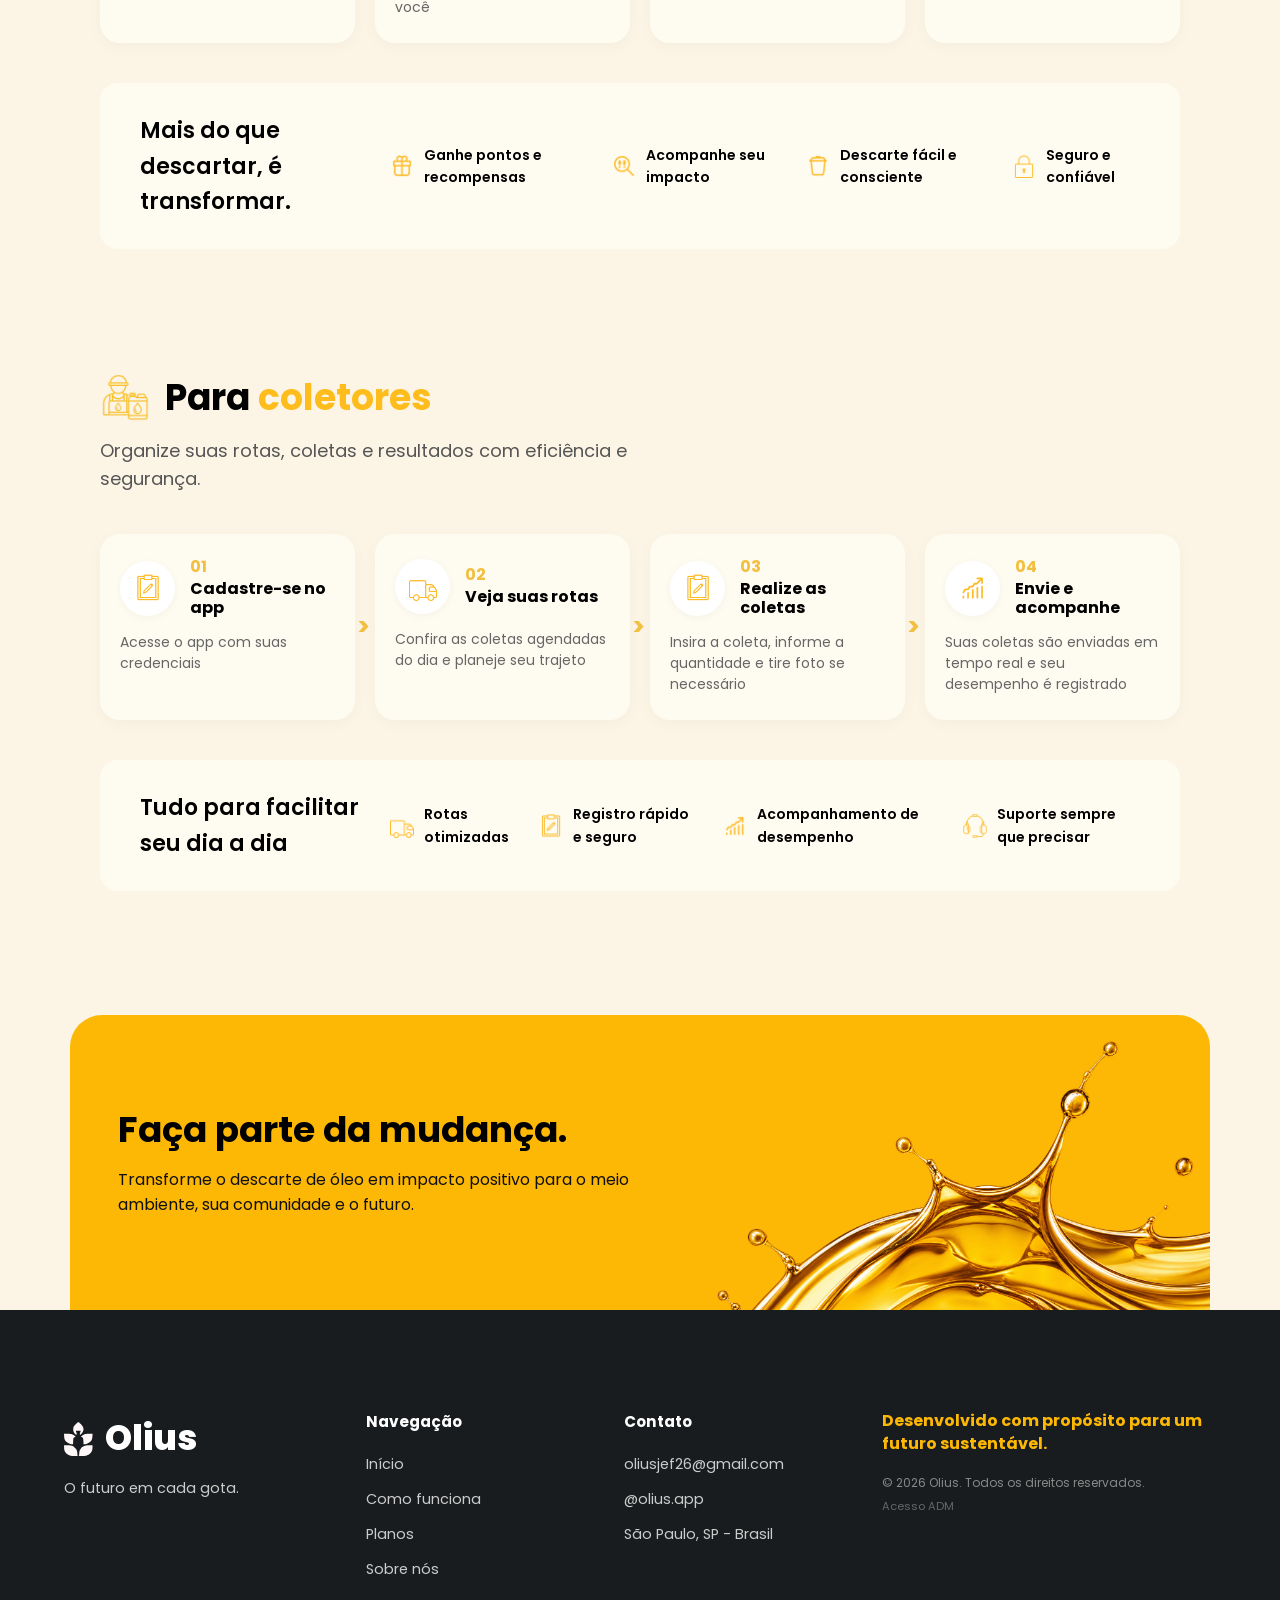
<file: docs/como_funciona.html>
<!DOCTYPE html>
<html lang="pt-BR">
<head>
    <meta charset="utf-8">
    <meta name="viewport" content="width=device-width, initial-scale=1.0">
    <title>Olius - Como Funciona</title>

    <!-- Arquivos de estilos CSS globais e específicos da página "Como Funciona" -->
    <link rel="preconnect" href="https://fonts.googleapis.com">
    <link rel="preconnect" href="https://fonts.gstatic.com" crossorigin>
    <link href="https://fonts.googleapis.com/css2?family=Poppins:wght@300;400;500;600;700;800&display=swap" rel="stylesheet">
    <link rel="stylesheet" href="css/global.css">
    <link rel="stylesheet" href="css/como_funciona.css">
</head>
<body>

    <!-- ========================================================================= -->
    <!-- CABEÇALHO (HEADER): Logo, iluminação de fundo e navegação principal        -->
    <!-- ========================================================================= -->
    <header class="header">
        <div class="luz-amarela"></div>

        <a href="index.html" class="logo">
            <img class="logo-icon" src="assets/global/logo-normal.svg" alt="Logotipo Olius">
            <span class="logo-texto">Olius</span>
        </a>

        <nav class="nav-links" aria-label="Navegação principal">
            <a href="index.html">Início</a>
            <a href="como_funciona.html" class="active">Como funciona</a>
            <a href="planos.html">Planos</a>
            <a href="contato.html">Sobre</a>

        </nav>
    </header>

    <main>
        <!-- ===================================================================== -->
        <!-- SEÇÃO HERO INICIAL: Título de introdução e mockups ilustrativos        -->
        <!-- ===================================================================== -->
        <section class="inicio">
            <div class="inicio-conteudo">
                <h1 class="o-olius-funciona-container">
                    <span>O Olius funciona de formas </span>
                    <span class="diferentes">diferentes,</span> mas com o mesmo propósito.
                </h1>
                <p class="empresas-e-cidadaos">
                    Empresas e cidadãos têm jornadas diferentes no app Olius, mas juntos transformamos óleo usado em impacto positivo.
                </p>
            </div>
            <div class="projeto-conteudo">
                <div class="projeto-mockups">
                    <img src="assets/global/mock-web.png" alt="Mockup da plataforma Olius no computador" class="mockup-notebook">
                    <img src="assets/global/mock-mob.png" alt="Mockup do aplicativo Olius no celular" class="mockup-mobile">
                </div>
            </div>
        </section>

        <!-- ===================================================================== -->
        <!-- SEÇÃO PARA EMPRESAS: Passo a passo e banner de recursos B2B           -->
        <!-- ===================================================================== -->
        <section class="secao-publico para-empresas">
            <header class="secao-header">
                <div class="icone-titulo">
                    <img src="assets/como-funciona/para-empresas.png" alt="Ícone de Empresas">
                    <h2>Para <span class="destaque">empresas</span></h2>
                </div>
                <p class="subtitulo">Gestão completa do descarte de óleo usado, com praticidade, segurança e transparência.</p>
            </header>

            <!-- Lista ordenada de etapas para empresas -->
            <ol class="passos-grid">
                <li class="passo-card">
                    <div class="passo-header">
                        <div class="passo-icone-wrapper">
                            <img src="assets/como-funciona/cadastre.png" alt="Ícone Cadastro" class="passo-icone">
                        </div>
                        <div class="passo-titulo-grupo">
                            <span class="passo-numero">01</span>
                            <h3>Cadastre sua empresa</h3>
                        </div>
                    </div>
                    <p>Informe os dados da sua empresa e do local de coleta</p>
                </li>

<li class="passo-card">
                    <div class="passo-header">
                        <div class="passo-icone-wrapper">
                            <img src="assets/como-funciona/acompanhe.png" alt="Ícone Acompanhar" class="passo-icone">
                        </div>
                        <div class="passo-titulo-grupo">
                            <span class="passo-numero">02</span>
                            <h3>Acompanhe em tempo real</h3>
                        </div>
                    </div>
                    <p>Veja o status da coleta e acompanhe cada etapa do processo</p>
                </li>

                <li class="passo-card">
                    <div class="passo-header">
                        <div class="passo-icone-wrapper">
                            <img src="assets/como-funciona/relatorios.png" alt="Ícone Relatórios" class="passo-icone">
                        </div>
                        <div class="passo-titulo-grupo">
                            <span class="passo-numero">03</span>
                            <h3>Receba relatórios e certificados</h3>
                        </div>
                    </div>
                    <p>Tenha acesso a relatórios e certificados de destinação correta</p>
                </li>
            </ol>

            <!-- Banner resumido com os diferenciais B2B -->
            <div class="recursos-banner">
                <h3>Tudo em um só lugar</h3>
                <ul class="recursos-lista">
                    <li><img src="assets/como-funciona/conformidade.png" alt="" aria-hidden="true"> Conformidade ambiental</li>
                    <li><img src="assets/como-funciona/relatorios-perso.png" alt="" aria-hidden="true"> Relatórios personalizados</li>
                    <li><img src="assets/como-funciona/certificados.png" alt="" aria-hidden="true"> Certificados de descarte</li>
                    <li><img src="assets/como-funciona/seguranca.png" alt="" aria-hidden="true"> Segurança e transparência</li>
                </ul>
            </div>
        </section>

        <!-- ===================================================================== -->
        <!-- SEÇÃO PARA CIDADÃOS: Passo a passo e benefícios B2C                   -->
        <!-- ===================================================================== -->
        <section class="secao-publico para-cidadaos">
            <header class="secao-header">
                <div class="icone-titulo">
                    <img src="assets/como-funciona/para-cidadaos.png" alt="Ícone de Cidadãos">
                    <h2>Para <span class="destaque">cidadãos</span></h2>
                </div>
                <p class="subtitulo">Prático, rápido e recompensador.<br>Descarte seu óleo e gere impacto.</p>
            </header>

            <!-- Lista ordenada de etapas para cidadãos -->
            <ol class="passos-grid">
                <li class="passo-card">
                    <div class="passo-header">
                        <div class="passo-icone-wrapper">
                            <img src="assets/como-funciona/cadastre-se.png" alt="Ícone Cadastro" class="passo-icone">
                        </div>
                        <div class="passo-titulo-grupo">
                            <span class="passo-numero">01</span>
                            <h3>Cadastre-se no app</h3>
                        </div>
                    </div>
                    <p>Crie sua conta de forma rápida e gratuita</p>
                </li>

                <li class="passo-card">
                    <div class="passo-header">
                        <div class="passo-icone-wrapper">
                            <img src="assets/como-funciona/encnotre-pontos.png" alt="Ícone Ponto" class="passo-icone">
                        </div>
                        <div class="passo-titulo-grupo">
                            <span class="passo-numero">02</span>
                            <h3>Encontre um ponto de descarte</h3>
                        </div>
                    </div>
                    <p>Localize o ponto de coleta credenciado mais próximo de você</p>
                </li>

                <li class="passo-card">
                    <div class="passo-header">
                        <div class="passo-icone-wrapper">
                            <img src="assets/como-funciona/entregue.png" alt="Ícone Entrega" class="passo-icone">
                        </div>
                        <div class="passo-titulo-grupo">
                            <span class="passo-numero">03</span>
                            <h3>Entregue seu óleo</h3>
                        </div>
                    </div>
                    <p>Realize a entrega no local selecionado e confirme pelo aplicativo</p>
                </li>

                <li class="passo-card">
                    <div class="passo-header">
                        <div class="passo-icone-wrapper">
                            <img src="assets/como-funciona/acompanhe-o-impacto.png" alt="Ícone Impacto" class="passo-icone">
                        </div>
                        <div class="passo-titulo-grupo">
                            <span class="passo-numero">04</span>
                            <h3>Acompanhe seu impacto</h3>
                        </div>
                    </div>
                    <p>Ganhe pontos, suba de nível e veja o impacto positivo que você gera</p>
                </li>
            </ol>

            <!-- Banner resumido de engajamento B2C -->
            <div class="recursos-banner">
                <h3>Mais do que descartar, é transformar.</h3>
                <ul class="recursos-lista">
                    <li><img src="assets/como-funciona/ganhe-pontos.png" alt="" aria-hidden="true"> Ganhe pontos e recompensas</li>
                    <li><img src="assets/como-funciona/acompanhe-o-impacto.png" alt="" aria-hidden="true"> Acompanhe seu impacto</li>
                    <li><img src="assets/como-funciona/descarte.png" alt="" aria-hidden="true"> Descarte fácil e consciente</li>
                    <li><img src="assets/como-funciona/seguranca.png" alt="" aria-hidden="true"> Seguro e confiável</li>
                </ul>
            </div>
        </section>

        <!-- ===================================================================== -->
        <!-- SEÇÃO PARA COLETORES: Fluxo de rotas e acompanhamento                 -->
        <!-- ===================================================================== -->
        <section class="secao-publico para-coletores">
            <header class="secao-header">
                <div class="icone-titulo">
                    <img src="assets/como-funciona/para-coletores.png" alt="Ícone de Coletores">
                    <h2>Para <span class="destaque">coletores</span></h2>
                </div>
                <p class="subtitulo">Organize suas rotas, coletas e resultados com eficiência e segurança.</p>
            </header>

            <!-- Lista ordenada de etapas para coletores -->
            <ol class="passos-grid">
                <li class="passo-card">
                    <div class="passo-header">
                        <div class="passo-icone-wrapper">
                            <img src="assets/como-funciona/cadastre.png" alt="Ícone Cadastro" class="passo-icone">
                        </div>
                        <div class="passo-titulo-grupo">
                            <span class="passo-numero">01</span>
                            <h3>Cadastre-se no app</h3>
                        </div>
                    </div>
                    <p>Acesse o app com suas credenciais</p>
                </li>

                <li class="passo-card">
                    <div class="passo-header">
                        <div class="passo-icone-wrapper">
                            <img src="assets/como-funciona/acompanhe.png" alt="Ícone Rotas" class="passo-icone">
                        </div>
                        <div class="passo-titulo-grupo">
                            <span class="passo-numero">02</span>
                            <h3>Veja suas rotas</h3>
                        </div>
                    </div>
                    <p>Confira as coletas agendadas do dia e planeje seu trajeto</p>
                </li>

                <li class="passo-card">
                    <div class="passo-header">
                        <div class="passo-icone-wrapper">
                            <img src="assets/como-funciona/cadastre.png" alt="Ícone Coletas" class="passo-icone">
                        </div>
                        <div class="passo-titulo-grupo">
                            <span class="passo-numero">03</span>
                            <h3>Realize as coletas</h3>
                        </div>
                    </div>
                    <p>Insira a coleta, informe a quantidade e tire foto se necessário</p>
                </li>

                <li class="passo-card">
                    <div class="passo-header">
                        <div class="passo-icone-wrapper">
                            <img src="assets/como-funciona/desempenho.png" alt="Ícone Enviar" class="passo-icone">
                        </div>
                        <div class="passo-titulo-grupo">
                            <span class="passo-numero">04</span>
                            <h3>Envie e acompanhe</h3>
                        </div>
                    </div>
                    <p>Suas coletas são enviadas em tempo real e seu desempenho é registrado</p>
                </li>
            </ol>

            <!-- Banner resumido para coletores -->
            <div class="recursos-banner">
                <h3>Tudo para facilitar seu dia a dia</h3>
                <ul class="recursos-lista">
                    <li><img src="assets/como-funciona/acompanhe.png" alt="" aria-hidden="true"> Rotas otimizadas</li>
                    <li><img src="assets/como-funciona/cadastre.png" alt="" aria-hidden="true"> Registro rápido e seguro</li>
                    <li><img src="assets/como-funciona/desempenho.png" alt="" aria-hidden="true"> Acompanhamento de desempenho</li>
                    <li><img src="assets/como-funciona/suporte.png" alt="" aria-hidden="true"> Suporte sempre que precisar</li>
                </ul>
            </div>
        </section>

        <!-- ===================================================================== -->
        <!-- SEÇÃO CTA (Call to Action): Chamada final              -->
        <!-- ===================================================================== -->
        <section class="cta-banner">
            <div class="cta-conteudo">
                <h2>Faça parte da mudança.</h2>
                <p>Transforme o descarte de óleo em impacto positivo para o meio ambiente, sua comunidade e o futuro.</p>
            </div>

            <!-- Imagem decorativa de respingo de óleo -->
            <img src="assets/global/oleo.png" alt="Respingo de óleo decorativo" class="cta-imagem-oleo">
        </section>
    </main>

    <!-- ========================================================================= -->
    <!-- RODAPÉ (FOOTER): Informações de contato, navegação e créditos               -->
    <!-- ========================================================================= -->
    <footer class="footer">
        <div class="footer-container">

            <!-- Logo e Slogan -->
            <div class="footer-brand">
                <a href="index.html" class="logo">
                    <img class="logo-icon" src="assets/global/logo-branco.svg" alt="Logotipo Olius">
                    <span class="logo-texto">Olius</span>
                </a>
                <p class="tagline">O futuro em cada gota.</p>
            </div>

            <!-- Navegação -->
            <nav class="footer-links" aria-label="Links do Rodapé">
                <h4>Navegação</h4>
                <ul>
                    <li><a href="index.html">Início</a></li>
                    <li><a href="como_funciona.html">Como funciona</a></li>
                    <li><a href="planos.html">Planos</a></li>
                    <li><a href="contato.html">Sobre nós</a></li>
                </ul>
            </nav>

            <!-- Contato -->
            <div class="footer-contato">
                <h4>Contato</h4>
                <ul>
                    <li><a href="mailto:oliusjef26@gmail.com">oliusjef26@gmail.com</a></li>
                    <li><a href="https://www.instagram.com/olius.app" target="_blank" rel="noopener noreferrer">@olius.app</a></li>
                    <li><span>São Paulo, SP - Brasil</span></li>
                </ul>
            </div>

            <!-- Créditos e Acesso ADM -->
            <div class="footer-proposito">
                <h4>Desenvolvido com propósito para um futuro sustentável.</h4>
                <p class="copyright">© 2026 Olius. Todos os direitos reservados.</p>
                <a href="https://olius-backend-primeiro.onrender.com/login-adm" class="acesso-adm">Acesso ADM</a>
            </div>
        </div>
    </footer>

</body>
</html>
</file>
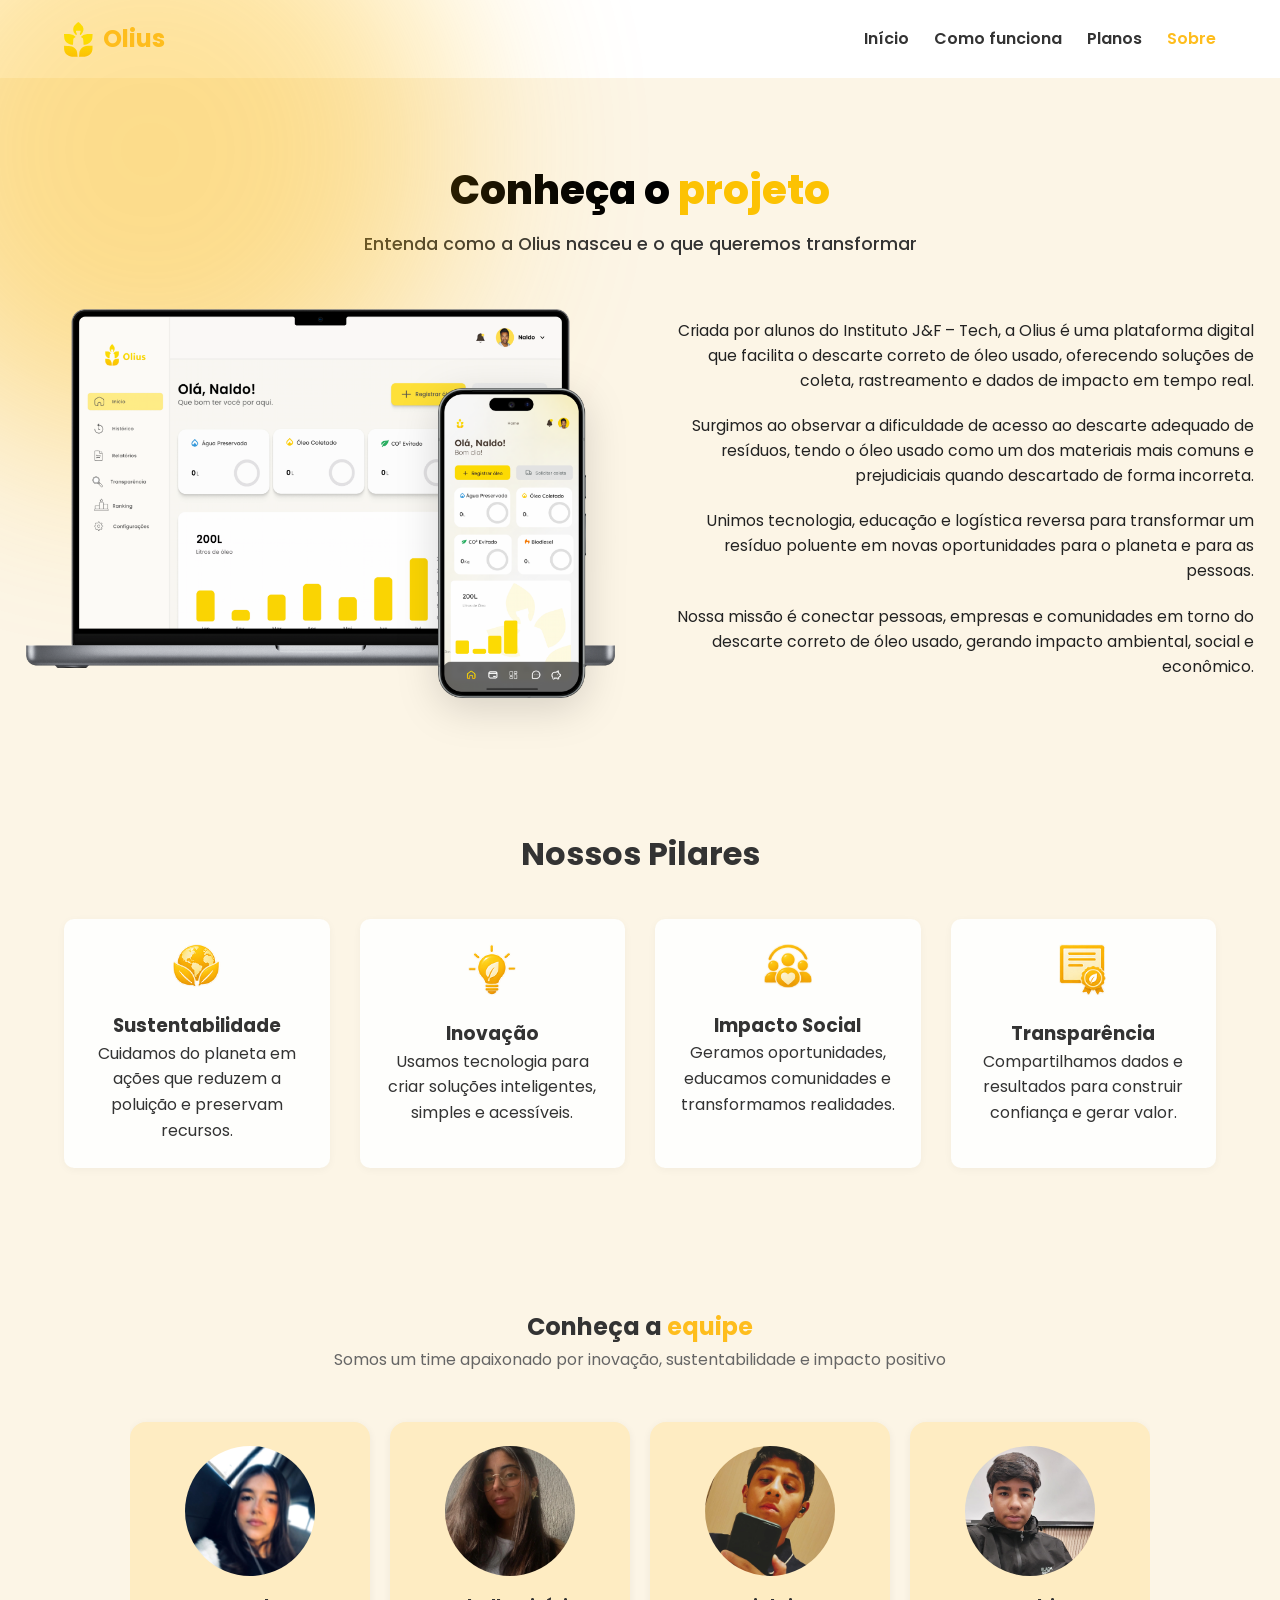
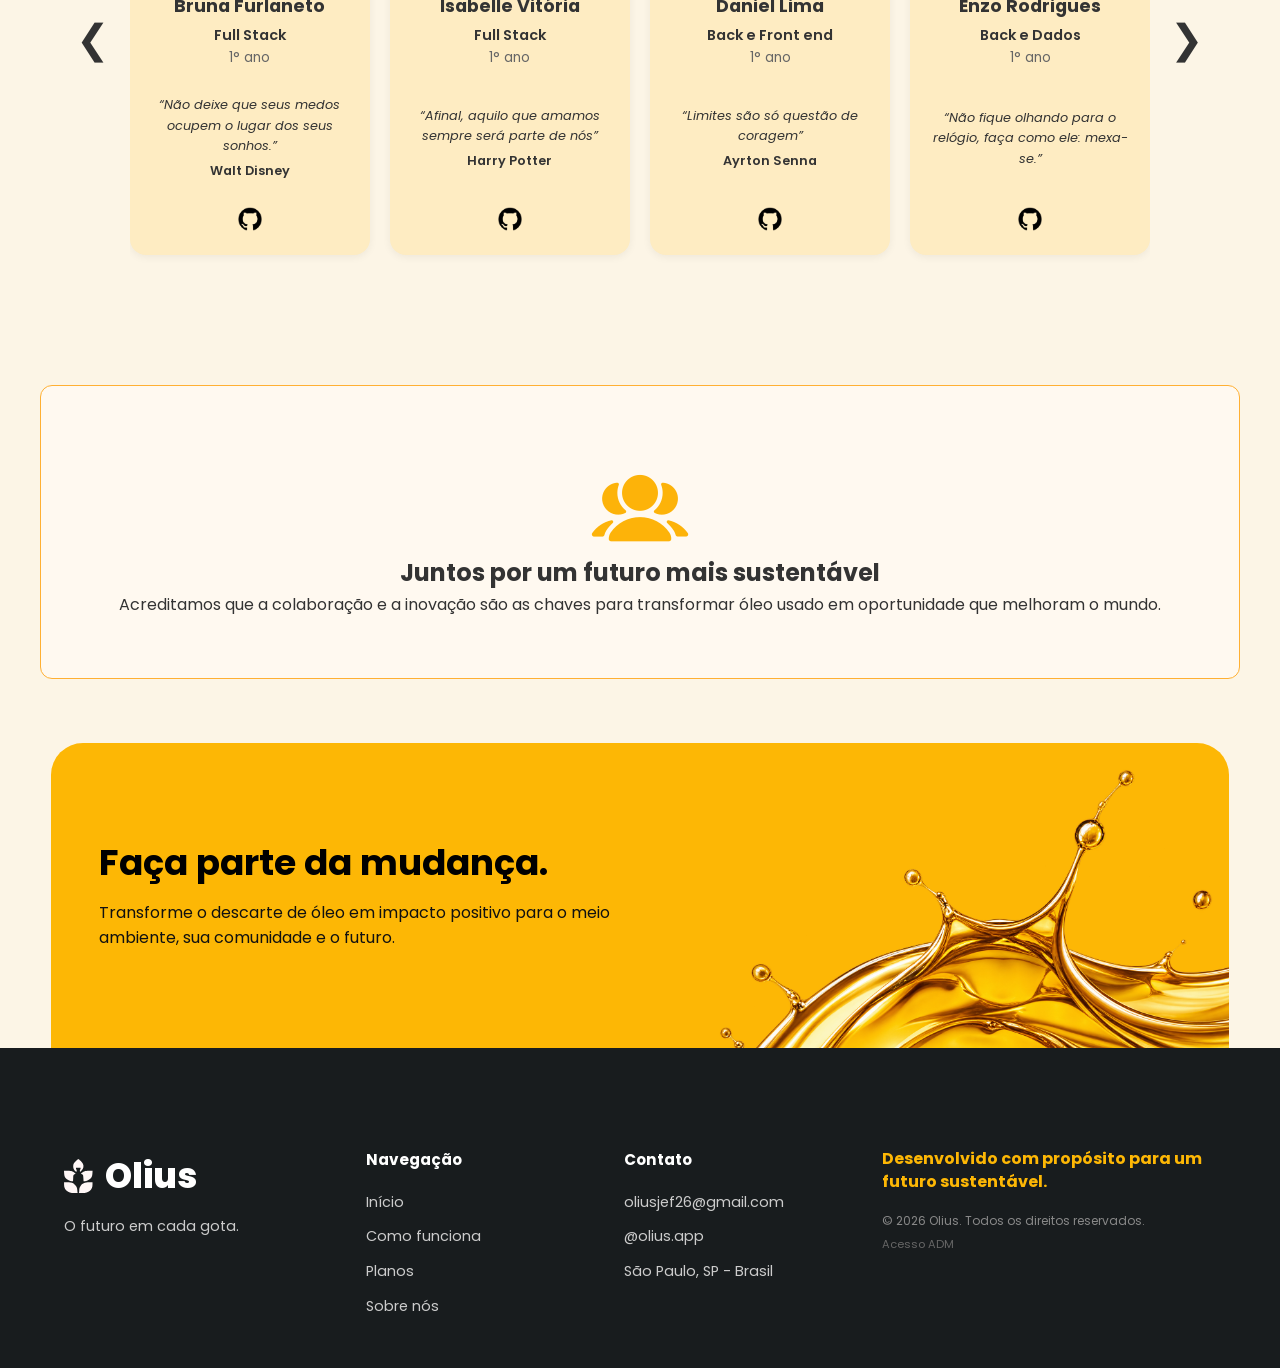
<file: docs/contato.html>
<!DOCTYPE html>
<html lang="pt-BR">
<head>
    <meta charset="utf-8">
    <meta name="viewport" content="initial-scale=1, width=device-width">
    <title>Olius - Sobre o Projeto e Equipe</title>

    <!-- Arquivos de estilos CSS globais e específicos da página de Contato/Sobre -->
    <link rel="preconnect" href="https://fonts.googleapis.com">
    <link rel="preconnect" href="https://fonts.gstatic.com" crossorigin>
    <link href="https://fonts.googleapis.com/css2?family=Poppins:wght@300;400;500;600;700;800&display=swap" rel="stylesheet">
    <link rel="stylesheet" href="css/global.css">
    <link rel="stylesheet" href="css/contato.css">
</head>
<body>

    <!-- ===================================================================== -->
    <!-- CABEÇALHO (HEADER): Logo, iluminação de fundo e navegação principal    -->
    <!-- ===================================================================== -->
    <header class="header">
        <div class="luz-amarela"></div>
        <a href="index.html" class="logo">
            <img class="logo-icon" src="assets/global/logo-normal.svg" alt="Logotipo Olius">
            <span class="logo-texto">Olius</span>
        </a>
        <nav class="nav-links" aria-label="Navegação principal">
            <a href="index.html">Início</a>
            <a href="como_funciona.html">Como funciona</a>
            <a href="planos.html">Planos</a>
            <a href="contato.html" class="active">Sobre</a>

        </nav>
    </header>

    <main>
        <!-- ===================================================================== -->
        <!-- SEÇÃO SOBRE O PROJETO: Mockups de apresentação e texto institucional  -->
        <!-- ===================================================================== -->
        <section class="conheca-o-projeto" id="sobre">

            <div class="projeto-header">
                <h2>Conheça o <span class="projeto-destaque">projeto</span></h2>
                <p class="subtitulo">Entenda como a Olius nasceu e o que queremos transformar</p>
            </div>

            <!-- Mockups das telas (esquerda) e texto explicativo (direita) -->
            <div class="projeto-conteudo">
                <div class="projeto-mockups">
                    <img src="assets/global/mock-web.png" alt="Mockup da plataforma Olius no computador" class="mockup-notebook">
                    <img src="assets/global/mock-mob.png" alt="Mockup do aplicativo Olius no celular" class="mockup-mobile">
                </div>

                <div class="descricao-projeto">
                    <p>Criada por alunos do Instituto J&F – Tech, a Olius é uma plataforma digital que facilita o descarte correto de óleo usado, oferecendo soluções de coleta, rastreamento e dados de impacto em tempo real.</p>
                    <p>Surgimos ao observar a dificuldade de acesso ao descarte adequado de resíduos, tendo o óleo usado como um dos materiais mais comuns e prejudiciais quando descartado de forma incorreta.</p>
                    <p>Unimos tecnologia, educação e logística reversa para transformar um resíduo poluente em novas oportunidades para o planeta e para as pessoas.</p>
                    <p>Nossa missão é conectar pessoas, empresas e comunidades em torno do descarte correto de óleo usado, gerando impacto ambiental, social e econômico.</p>
                </div>
            </div>
        </section>

        <!-- ===================================================================== -->
        <!-- SEÇÃO PILARES: Valores fundamentais da iniciativa                      -->
        <!-- ===================================================================== -->
        <section class="pilares">
            <h2 class="nossos-pilares">Nossos Pilares</h2>

            <div class="grid-pilares">
                <article class="pilar-card">
                    <img src="assets/contato/icon-sustentabilidade.png" alt="Ícone Sustentabilidade">
                    <h3>Sustentabilidade</h3>
                    <p>Cuidamos do planeta em ações que reduzem a poluição e preservam recursos.</p>
                </article>

                <article class="pilar-card">
                    <img src="assets/contato/icon-inovacao.png" alt="Ícone Inovação">
                    <h3>Inovação</h3>
                    <p>Usamos tecnologia para criar soluções inteligentes, simples e acessíveis.</p>
                </article>

                <article class="pilar-card">
                    <img src="assets/contato/icon-impacto-social.png" alt="Ícone Impacto Social">
                    <h3>Impacto Social</h3>
                    <p>Geramos oportunidades, educamos comunidades e transformamos realidades.</p>
                </article>

                <article class="pilar-card">
                    <img src="assets/contato/icon-transparencia.png" alt="Ícone Transparência">
                    <h3>Transparência</h3>
                    <p>Compartilhamos dados e resultados para construir confiança e gerar valor.</p>
                </article>
            </div>
        </section>

        <!-- ===================================================================== -->
        <!-- SEÇÃO EQUIPE: Carrossel com integrantes, frases e links de portfólio  -->
        <!-- ===================================================================== -->
        <section class="conheca-a-equipe">
            <div class="textos">
                <h2 class="conheca-a-equipe-container">
                    <span>Conheça a </span>
                    <span class="equipe">equipe</span>
                </h2>
                <p class="somos-um-time">Somos um time apaixonado por inovação, sustentabilidade e impacto positivo</p>
            </div>

            <div class="carrossel-equipe">
                <!-- Botão de navegação para a esquerda -->
                <button class="nav-btn prev-btn" id="prevBtn" aria-label="Anterior">&#10094;</button>

                <!-- Container rolável com os cards dos integrantes -->
                <div class="equipe-cards-container">

                <!-- Bruna Furlaneto -->
                    <article class="membro-card">
                        <img class="foto-membro" src="assets/contato/bruna.png" alt="Foto da Bruna Furlaneto">
                        <h3>Bruna Furlaneto</h3>
                        <span class="cargo">Full Stack</span>
                        <span class="ano">1° ano</span>
                        <blockquote>“Não deixe que seus medos ocupem o lugar dos seus sonhos.”<br><cite>Walt Disney</cite></blockquote>
                        <button class="github-btn" id="rectangleIcon1" aria-label="GitHub da Bruna"></button>
                    </article>

                <!-- Isabelle Vitória -->
                    <article class="membro-card">
                        <img class="foto-membro" src="assets/contato/isabelle.png" alt="Foto da Isabelle Vitória">
                        <h3>Isabelle Vitória</h3>
                        <span class="cargo">Full Stack</span>
                        <span class="ano">1° ano</span>
                        <blockquote>“Afinal, aquilo que amamos sempre será parte de nós”<br><cite>Harry Potter</cite></blockquote>
                        <button class="github-btn" id="rectangleIcon2" aria-label="GitHub da Isabelle"></button>
                    </article>

                <!-- Daniel Lima -->
                    <article class="membro-card">
                        <img class="foto-membro" src="assets/contato/daniel.png" alt="Foto do Daniel Lima">
                        <h3>Daniel Lima</h3>
                        <span class="cargo">Back e Front end</span>
                        <span class="ano">1° ano</span>
                        <blockquote>“Limites são só questão de coragem”<br><cite>Ayrton Senna</cite></blockquote>
                        <button class="github-btn" id="rectangleIcon" aria-label="GitHub do Daniel"></button>
                    </article>

                <!-- Enzo Rodrigues -->
                    <article class="membro-card">
                        <img class="foto-membro" src="assets/contato/enzo.png" alt="Foto do Enzo Rodrigues">
                        <h3>Enzo Rodrigues</h3>
                        <span class="cargo">Back e Dados</span>
                        <span class="ano">1° ano</span>
                        <blockquote>“Não fique olhando para o relógio, faça como ele: mexa-se.”</blockquote>
                        <button class="github-btn" id="rectangleIcon3" aria-label="GitHub do Enzo"></button>
                    </article>

                <!-- Guilherme Rocha -->
                    <article class="membro-card">
                        <img class="foto-membro" src="assets/contato/guilherme-o.png" alt="Foto do Guilherme Rocha">
                        <h3>Guilherme Rocha</h3>
                        <span class="cargo">Back e Dados</span>
                        <span class="ano">1° ano</span>
                        <blockquote>“O sucesso é ir de fracasso em fracasso sem perder o entusiasmo”</blockquote>
                        <button class="github-btn" id="rectangleIcon4" aria-label="GitHub do Guilherme Rocha"></button>
                    </article>

                <!-- Caio Mezini -->
                    <article class="membro-card">
                        <img class="foto-membro" src="assets/contato/caio.png" alt="Foto do Caio Mezini">
                        <h3>Caio Mezini</h3>
                        <span class="cargo">Engenheiro de IA</span>
                        <span class="ano">2° ano</span>
                        <blockquote>“Racing is the pursuit of a lap that will never be perfect.”</blockquote>
                        <button class="github-btn" id="rectangleIcon5" aria-label="GitHub do Caio"></button>
                    </article>

                <!-- David Reche -->
                    <article class="membro-card">
                        <img class="foto-membro" src="assets/contato/david.png" alt="Foto do David Reche">
                        <h3>David Reche</h3>
                        <span class="cargo">Back e Front end</span>
                        <span class="ano">2° ano</span>
                        <blockquote>"Uma vida sem reflexão não vale a pena ser vivida."<br><cite>Sócrates</cite></blockquote>
                        <button class="github-btn" id="rectangleIcon6" aria-label="GitHub do David"></button>
                    </article>

                <!-- Erick Santos -->
                    <article class="membro-card">
                        <img class="foto-membro" src="assets/contato/erick.png" alt="Foto do Erick Santos">
                        <h3>Erick Santos</h3>
                        <span class="cargo">Front end & UI/UX</span>
                        <span class="ano">2° ano</span>
                        <blockquote>“Eles podem, você não”<br><cite>Paulo</cite></blockquote>
                        <button class="github-btn" id="rectangleIcon7" aria-label="GitHub do Erick"></button>
                    </article>

                <!-- Guilherme Marcato -->
                    <article class="membro-card">
                        <img class="foto-membro" src="assets/contato/guilherme-m.png" alt="Foto do Guilherme Marcato">
                        <h3>Guilherme Marcato</h3>
                        <span class="cargo">Engenheiro de IA & Front</span>
                        <span class="ano">2° ano</span>
                        <blockquote>“A sua alma pertencerá apenas a você"<br><cite>Cruzada</cite></blockquote>
                        <button class="github-btn" id="rectangleIcon8" aria-label="GitHub do Guilherme Marcato"></button>
                    </article>

                <!-- Matheus Rezende -->
                    <article class="membro-card">
                        <img class="foto-membro" src="assets/contato/matheus.png" alt="Foto do Matheus Rezende">
                        <h3>Matheus Rezende</h3>
                        <span class="cargo">Back & Dados</span>
                        <span class="ano">2° ano</span>
                        <blockquote>"O caos não é um buraco. O caos é uma escada."<br><cite>Petyr Baelish</cite></blockquote>
                        <button class="github-btn" id="rectangleIcon9" aria-label="GitHub do Matheus"></button>
                    </article>

                <!-- Pedro Yada -->
                    <article class="membro-card">
                        <img class="foto-membro" src="assets/contato/pedro.png" alt="Foto do Pedro Yada">
                        <h3>Pedro Yada</h3>
                        <span class="cargo">Back & Dados</span>
                        <span class="ano">2° ano</span>
                        <blockquote>“Obsession is gonna beat talent every time. You've got all the talent in the world, but are you obsessed?”<br><cite>Hustle</cite></blockquote>
                        <button class="github-btn" id="rectangleIcon10" aria-label="GitHub do Pedro Yada"></button>
                    </article>
                </div>

                <!-- Botão de navegação para a direita -->
                <button class="nav-btn next-btn" id="nextBtn" aria-label="Próximo">&#10095;</button>
            </div>
        </section>

        <!-- ===================================================================== -->
        <!-- SEÇÃO BANNER DE UNIÃO: Mensagem institucional de encerramento        -->
        <!-- ===================================================================== -->
        <section class="juntos-pelo-futuro-banner">
            <div class="juntos-conteudo">
                <div class="icone-grupo">
                    <img src="assets/contato/icon-uniao.png" alt="Ícone União">
                </div>
                <div class="juntos-texto">
                    <h2>Juntos por um futuro mais sustentável</h2>
                    <p>Acreditamos que a colaboração e a inovação são as chaves para transformar óleo usado em oportunidade que melhoram o mundo.</p>
                </div>
            </div>
        </section>

        <!-- ===================================================================== -->
        <!-- SEÇÃO CTA (Call to Action): Chamada final              -->
        <!-- ===================================================================== -->
        <section class="cta-banner">
            <div class="cta-conteudo">
                <h2>Faça parte da mudança.</h2>
                <p>Transforme o descarte de óleo em impacto positivo para o meio ambiente, sua comunidade e o futuro.</p>
            </div>

            <!-- Imagem decorativa do respingo de óleo -->
            <img src="assets/global/oleo.png" alt="Respingo de óleo decorativo" class="cta-imagem-oleo">
        </section>
    </main>

    <!-- ========================================================================= -->
    <!-- RODAPÉ (FOOTER): Links de navegação, contatos e créditos institucionais   -->
    <!-- ========================================================================= -->
    <footer class="footer">
        <div class="footer-container">

            <!-- Logo e Slogan -->
            <div class="footer-brand">
                <a href="index.html" class="logo">
                    <img class="logo-icon" src="assets/global/logo-branco.svg" alt="Logotipo Olius">
                    <span class="logo-texto">Olius</span>
                </a>
                <p class="tagline">O futuro em cada gota.</p>
            </div>

            <!-- Navegação -->
            <nav class="footer-links" aria-label="Links do Rodapé">
                <h4>Navegação</h4>
                <ul>
                    <li><a href="index.html">Início</a></li>
                    <li><a href="como_funciona.html">Como funciona</a></li>
                    <li><a href="planos.html">Planos</a></li>
                    <li><a href="contato.html">Sobre nós</a></li>
                </ul>
            </nav>

            <!-- Contato -->
            <div class="footer-contato">
                <h4>Contato</h4>
                <ul>
                    <li><a href="mailto:oliusjef26@gmail.com">oliusjef26@gmail.com</a></li>
                    <li><a href="https://www.instagram.com/olius.app" target="_blank" rel="noopener noreferrer">@olius.app</a></li>
                    <li><span>São Paulo, SP - Brasil</span></li>
                </ul>
            </div>

            <!-- Créditos e Acesso ADM -->
            <div class="footer-proposito">
                <h4>Desenvolvido com propósito para um futuro sustentável.</h4>
                <p class="copyright">© 2026 Olius. Todos os direitos reservados.</p>
                <a href="https://olius-backend-primeiro.onrender.com/login-adm" class="acesso-adm">Acesso ADM</a>
            </div>
        </div>
    </footer>

    <!-- ========================================================================= -->
    <!-- SCRIPTS (JAVASCRIPT): Lógica de Interatividade e Funcionalidades          -->
    <!-- ========================================================================= -->
    <script>
        /**
         * Mapeamento de IDs dos botões HTML para os respectivos links dos perfis no GitHub.
         * Garante a associação individual de cada membro da equipe ao seu repositório correspondente.
         */
        const githubLinks = {
            "rectangleIcon": "https://github.com/eudanixzz",
            "rectangleIcon1": "https://github.com/brunafurlaneto",
            "rectangleIcon2": "https://github.com/IsabelleVitoria22",
            "rectangleIcon3": "https://github.com/enzorodriguesismart-rgb",
            "rectangleIcon4": "https://github.com/Gui-bck",
            "rectangleIcon5": "https://github.com/caiomezini",
            "rectangleIcon6": "https://github.com/davidreche",
            "rectangleIcon7": "https://github.com/derrixs",
            "rectangleIcon8": "https://github.com/Guilherme38-ultra",
            "rectangleIcon9": "https://github.com/MatheussRezende",
            "rectangleIcon10": "https://github.com/yada071"
        };

        /**
         * Associa um evento de clique a cada botão do GitHub listado no dicionário acima,
         * abrindo o perfil correspondente em uma nova aba com segurança (_blank).
         */
        Object.keys(githubLinks).forEach(id => {
            const btn = document.getElementById(id);
            if (btn) {
                btn.addEventListener("click", function () {
                    window.open(githubLinks[id], "_blank");
                });
            }
        });

        /**
         * Controle de rolagem horizontal suave (Carrossel de Membros da Equipe)
         * Utiliza o deslocamento baseado na largura visível do container através das setas laterais.
         */
        const container = document.querySelector('.equipe-cards-container');
        const prevBtn = document.getElementById('prevBtn');
        const nextBtn = document.getElementById('nextBtn');

        if (container && prevBtn && nextBtn) {
            // Rola para a direita ao clicar na seta "Próximo"
            nextBtn.addEventListener('click', () => {
                container.scrollBy({ left: container.clientWidth, behavior: 'smooth' });
            });

            // Rola para a esquerda ao clicar na seta "Anterior"
            prevBtn.addEventListener('click', () => {
                container.scrollBy({ left: -container.clientWidth, behavior: 'smooth' });
            });
        }
    </script>
</body>
</html>
</file>
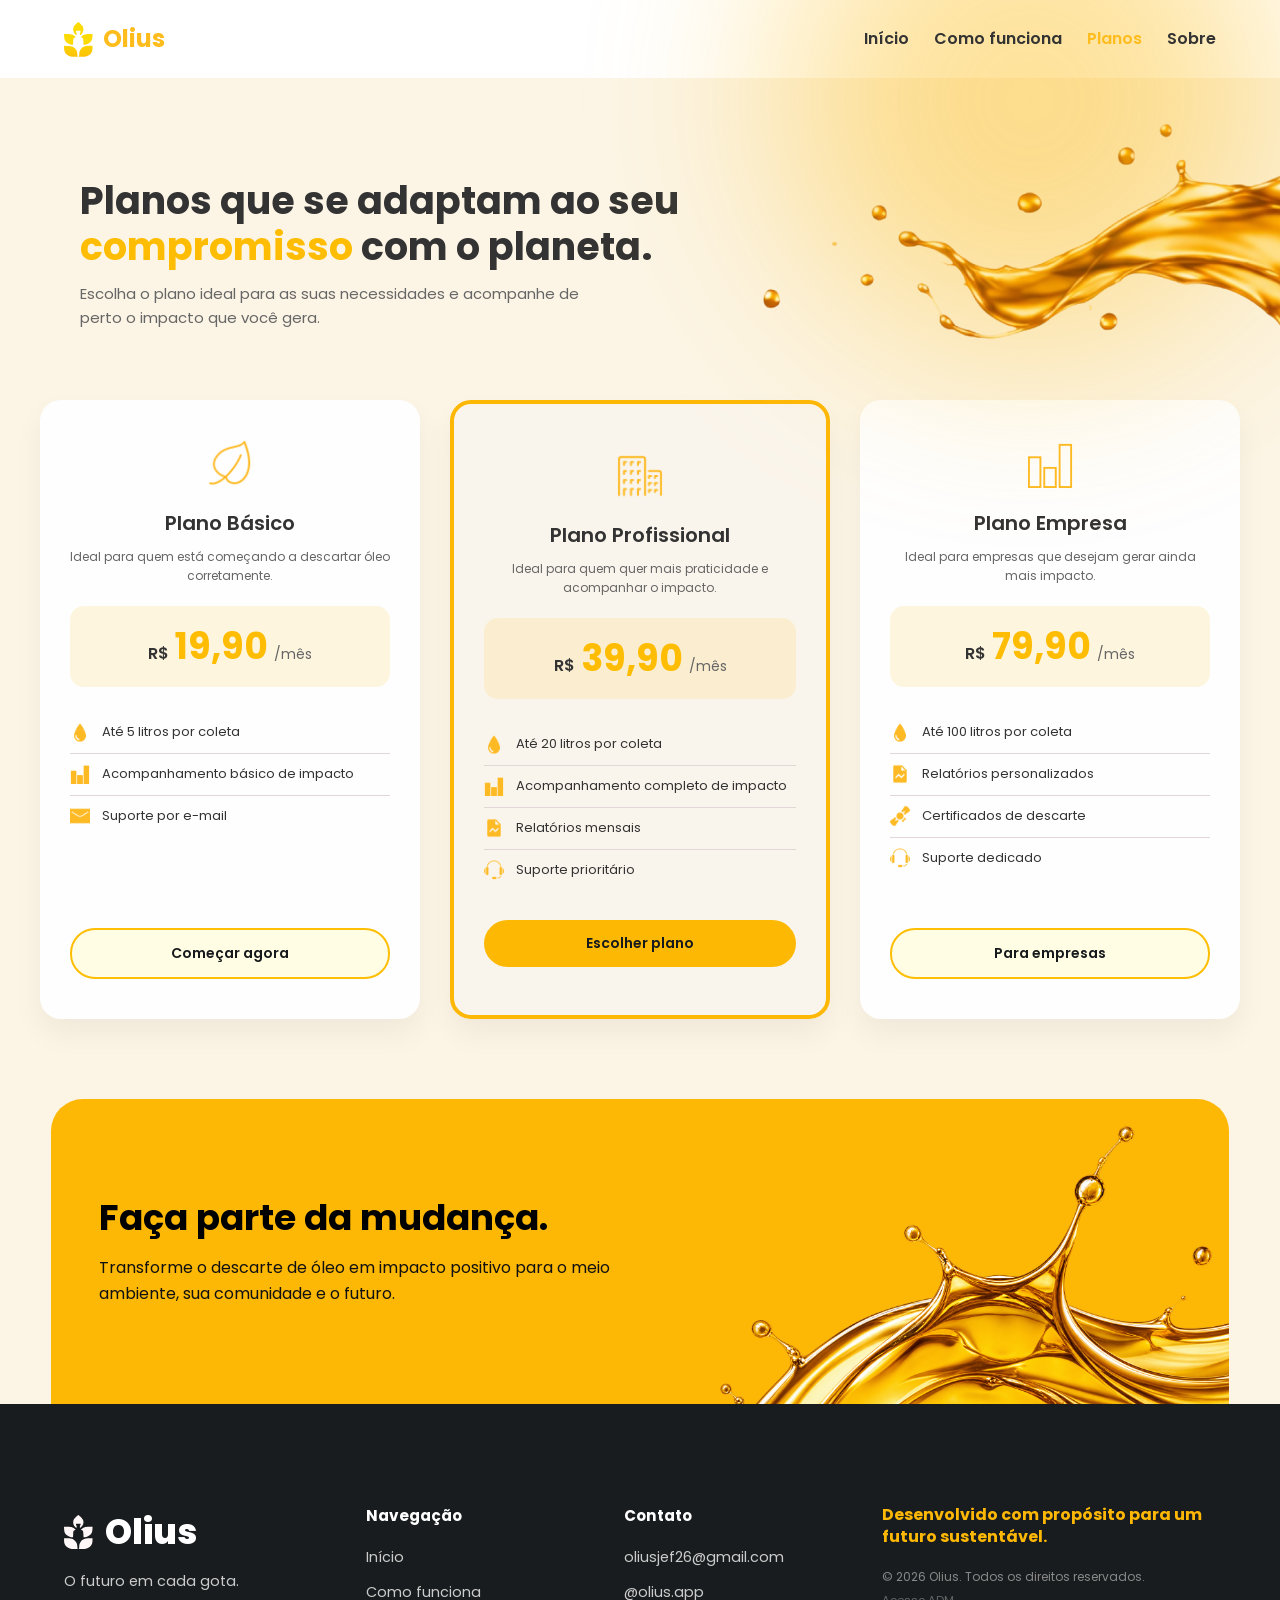
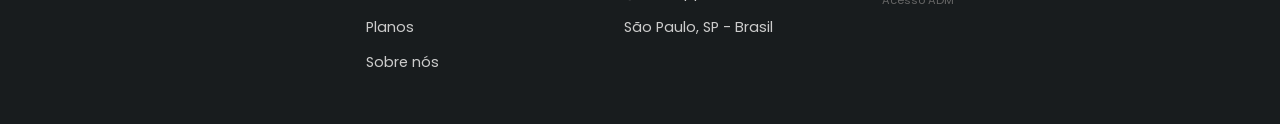
<file: docs/planos.html>
<!DOCTYPE html>
<html lang="pt-BR">
<head>
    <meta charset="utf-8">
    <meta name="viewport" content="width=device-width, initial-scale=1">
    <title>Olius - Planos e Assinaturas</title>

    <!-- Arquivos de estilos CSS globais e específicos da página de Planos -->
    <link rel="preconnect" href="https://fonts.googleapis.com">
    <link rel="preconnect" href="https://fonts.gstatic.com" crossorigin>
    <link href="https://fonts.googleapis.com/css2?family=Poppins:wght@300;400;500;600;700;800&display=swap" rel="stylesheet">
    <link rel="stylesheet" href="css/global.css">
    <link rel="stylesheet" href="css/planos.css">
</head>
<body>

    <!-- ========================================================================= -->
    <!-- CABEÇALHO (HEADER): Logo, iluminação de fundo e navegação principal        -->
    <!-- ========================================================================= -->
    <header class="header">
        <div class="luz-amarela"></div>

        <a href="index.html" class="logo">
            <img class="logo-icon" src="assets/global/logo-normal.svg" alt="Logotipo Olius">
            <span class="logo-texto">Olius</span>
        </a>

        <nav class="nav-links" aria-label="Navegação principal">
            <a href="index.html">Início</a>
            <a href="como_funciona.html">Como funciona</a>
            <a href="planos.html" class="active">Planos</a>
            <a href="contato.html">Sobre</a>

        </nav>
    </header>

    <main>
        <!-- ===================================================================== -->
        <!-- SEÇÃO HERO INICIAL: Título e introdução dos planos                     -->
        <!-- ===================================================================== -->
        <section class="planos-hero">
            <div class="hero-texto">
                <h1>Planos que se adaptam ao seu <span class="highlight">compromisso</span> com o planeta.</h1>
                <p>Escolha o plano ideal para as suas necessidades e acompanhe de perto o impacto que você gera.</p>
            </div>
        </section>

        <!-- ===================================================================== -->
        <!-- SEÇÃO CARDS DE PLANOS: Básico, Profissional e Empresa                  -->
        <!-- ===================================================================== -->
        <section class="planos-container" id="planos">

            <!-- Card: Plano Básico -->
            <article class="plano-card">
                <div class="plano-header">
                    <img src="assets/planos/icon-p-basico.png" alt="Ícone Plano Básico" class="plano-icon">
                    <h2>Plano Básico</h2>
                    <p class="plano-descricao">Ideal para quem está começando a descartar óleo corretamente.</p>
                </div>

                <div class="plano-preco">
                    <span class="moeda">R$</span>
                    <span class="valor">19,90</span>
                    <span class="periodo">/mês</span>
                </div>

                <ul class="plano-recursos">
                    <li><img src="assets/planos/icon-gota.png" alt="" aria-hidden="true"> Até 5 litros por coleta</li>
                    <li><img src="assets/planos/icon-acompanhamento.png" alt="" aria-hidden="true"> Acompanhamento básico de impacto</li>
                    <li><img src="assets/planos/icon-e-mail.png" alt="" aria-hidden="true"> Suporte por e-mail</li>
                </ul>

                <a href="#assinar-basico" class="btn-plano btn-outline">Começar agora</a>
            </article>

            <!-- Card: Plano Profissional (Destaque) -->
            <article class="plano-card plano-destaque">
                <div class="plano-header">
                    <img src="assets/planos/icon-p-empresa.png" alt="Ícone Plano Profissional" class="plano-icon">
                    <h2>Plano Profissional</h2>
                    <p class="plano-descricao">Ideal para quem quer mais praticidade e acompanhar o impacto.</p>
                </div>

                <div class="plano-preco">
                    <span class="moeda">R$</span>
                    <span class="valor">39,90</span>
                    <span class="periodo">/mês</span>
                </div>

                <ul class="plano-recursos">
                    <li><img src="assets/planos/icon-gota.png" alt="" aria-hidden="true"> Até 20 litros por coleta</li>
                    <li><img src="assets/planos/icon-acompanhamento.png" alt="" aria-hidden="true"> Acompanhamento completo de impacto</li>
                    <li><img src="assets/planos/icon-relatorios.png" alt="" aria-hidden="true"> Relatórios mensais</li>
                    <li><img src="assets/planos/icon-suporte.png" alt="" aria-hidden="true"> Suporte prioritário</li>
                </ul>

                <a href="#assinar-profissional" class="btn-plano btn-filled">Escolher plano</a>
            </article>

            <!-- Card: Plano Empresa -->
            <article class="plano-card">
                <div class="plano-header">
                    <img src="assets/planos/icon-p-profissional.png" alt="Ícone Plano Empresa" class="plano-icon">
                    <h2>Plano Empresa</h2>
                    <p class="plano-descricao">Ideal para empresas que desejam gerar ainda mais impacto.</p>
                </div>

                <div class="plano-preco">
                    <span class="moeda">R$</span>
                    <span class="valor">79,90</span>
                    <span class="periodo">/mês</span>
                </div>

                <ul class="plano-recursos">
                    <li><img src="assets/planos/icon-gota.png" alt="" aria-hidden="true"> Até 100 litros por coleta</li>
                    <li><img src="assets/planos/icon-relatorios.png" alt="" aria-hidden="true"> Relatórios personalizados</li>
                    <li><img src="assets/planos/icon-certifiados.png" alt="" aria-hidden="true"> Certificados de descarte</li>
                    <li><img src="assets/planos/icon-suporte.png" alt="" aria-hidden="true"> Suporte dedicado</li>
                </ul>

                <a href="#assinar-empresa" class="btn-plano btn-outline">Para empresas</a>
            </article>

        </section>

        <!-- ===================================================================== -->
        <!-- SEÇÃO CTA (Call to Action): Chamada final              -->
        <!-- ===================================================================== -->
        <section class="cta-banner">
            <div class="cta-conteudo">
                <h2>Faça parte da mudança.</h2>
                <p>Transforme o descarte de óleo em impacto positivo para o meio ambiente, sua comunidade e o futuro.</p>
            </div>

            <!-- Imagem decorativa de respingo de óleo -->
            <img src="assets/global/oleo.png" alt="Respingo de óleo decorativo" class="cta-imagem-oleo">
        </section>
    </main>

    <!-- ========================================================================= -->
    <!-- RODAPÉ (FOOTER): Links de navegação, contato e direitos autorais          -->
    <!-- ========================================================================= -->
    <footer class="footer">
        <div class="footer-container">

            <!-- Logo e Slogan -->
            <div class="footer-brand">
                <a href="index.html" class="logo">
                    <img class="logo-icon" src="assets/global/logo-branco.svg" alt="Logotipo Olius">
                    <span class="logo-texto">Olius</span>
                </a>
                <p class="tagline">O futuro em cada gota.</p>
            </div>

            <!-- Navegação -->
            <nav class="footer-links" aria-label="Links do Rodapé">
                <h4>Navegação</h4>
                <ul>
                    <li><a href="index.html">Início</a></li>
                    <li><a href="como_funciona.html">Como funciona</a></li>
                    <li><a href="planos.html">Planos</a></li>
                    <li><a href="contato.html">Sobre nós</a></li>
                </ul>
            </nav>

            <!-- Contato -->
            <div class="footer-contato">
                <h4>Contato</h4>
                <ul>
                    <li><a href="mailto:oliusjef26@gmail.com">oliusjef26@gmail.com</a></li>
                    <li><a href="https://www.instagram.com/olius.app" target="_blank" rel="noopener noreferrer">@olius.app</a></li>
                    <li><span>São Paulo, SP - Brasil</span></li>
                </ul>
            </div>

            <!-- Créditos e Acesso ADM -->
            <div class="footer-proposito">
                <h4>Desenvolvido com propósito para um futuro sustentável.</h4>
                <p class="copyright">© 2026 Olius. Todos os direitos reservados.</p>
                <a href="https://olius-backend-primeiro.onrender.com/login-adm" class="acesso-adm">Acesso ADM</a>
            </div>
        </div>
    </footer>

</body>
</html>
</file>
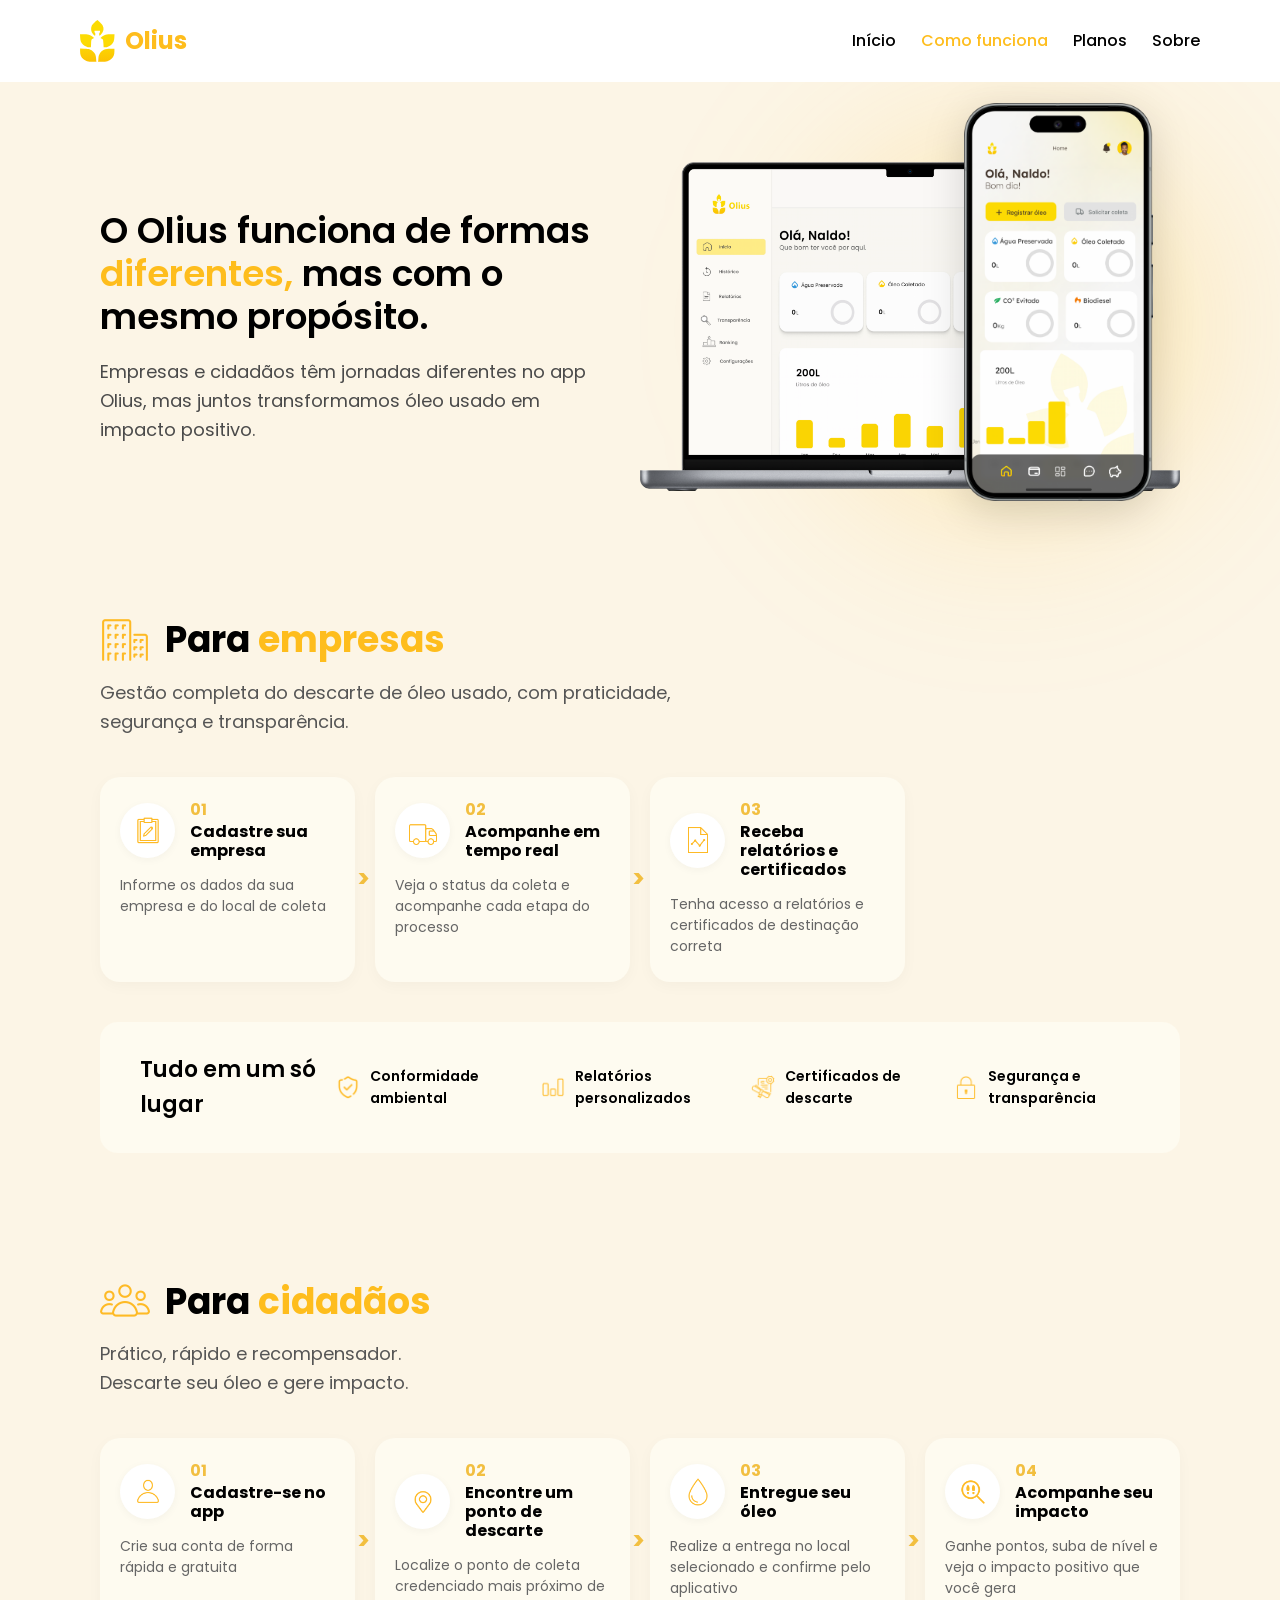
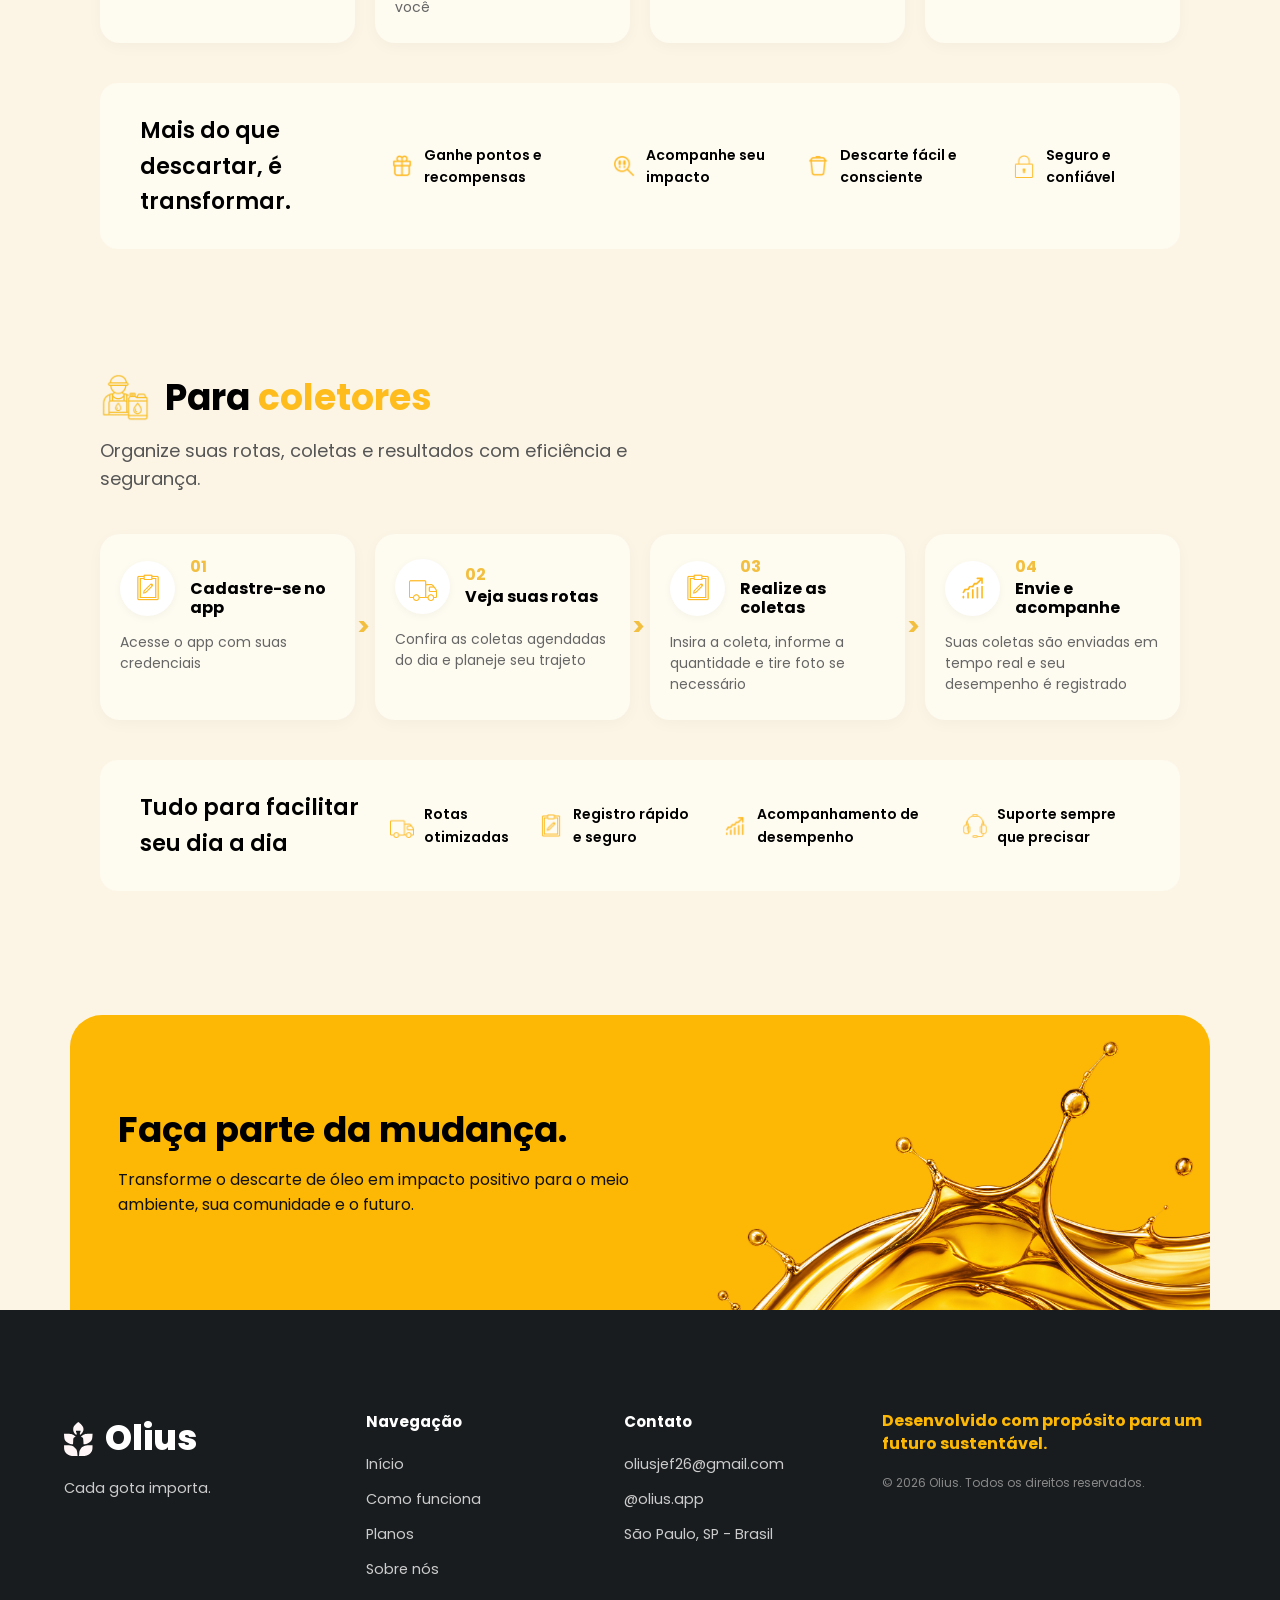
<file: docs/docs/como_funciona.html>
<!DOCTYPE html>
<html lang="pt-BR">
<head>
    <meta charset="utf-8">
    <meta name="viewport" content="width=device-width, initial-scale=1.0">
    <title>Olius - Como Funciona</title>

    <!-- Arquivos de estilos CSS globais e específicos da página "Como Funciona" -->
    <link rel="preconnect" href="https://fonts.googleapis.com">
    <link rel="preconnect" href="https://fonts.gstatic.com" crossorigin>
    <link href="https://fonts.googleapis.com/css2?family=Poppins:wght@300;400;500;600;700;800&display=swap" rel="stylesheet">
    <link rel="stylesheet" href="css/global.css">
    <link rel="stylesheet" href="css/como_funciona.css">
</head>
<body>

    <!-- ========================================================================= -->
    <!-- CABEÇALHO (HEADER): Logo, iluminação de fundo e navegação principal        -->
    <!-- ========================================================================= -->
    <header class="header">
        <div class="luz-amarela"></div>

        <a href="index.html" class="logo">
            <img class="logo-icon" src="assets/global/logo-normal.svg" alt="Logotipo Olius">
            <span class="logo-texto">Olius</span>
        </a>

        <nav class="nav-links" aria-label="Navegação principal">
            <a href="index.html">Início</a>
            <a href="como_funciona.html" class="active">Como funciona</a>
            <a href="planos.html">Planos</a>
            <a href="contato.html">Sobre</a>

        </nav>
    </header>

    <main>
        <!-- ===================================================================== -->
        <!-- SEÇÃO HERO INICIAL: Título de introdução e mockups ilustrativos        -->
        <!-- ===================================================================== -->
        <section class="inicio">
            <div class="inicio-conteudo">
                <h1 class="o-olius-funciona-container">
                    <span>O Olius funciona de formas </span>
                    <span class="diferentes">diferentes,</span> mas com o mesmo propósito.
                </h1>
                <p class="empresas-e-cidadaos">
                    Empresas e cidadãos têm jornadas diferentes no app Olius, mas juntos transformamos óleo usado em impacto positivo.
                </p>
            </div>
            <div class="projeto-conteudo">
                <div class="projeto-mockups">
                    <img src="assets/global/mock-web.png" alt="Mockup da plataforma Olius no computador" class="mockup-notebook">
                    <img src="assets/global/mock-mob.png" alt="Mockup do aplicativo Olius no celular" class="mockup-mobile">
                </div>
            </div>
        </section>

        <!-- ===================================================================== -->
        <!-- SEÇÃO PARA EMPRESAS: Passo a passo e banner de recursos B2B           -->
        <!-- ===================================================================== -->
        <section class="secao-publico para-empresas">
            <header class="secao-header">
                <div class="icone-titulo">
                    <img src="assets/como-funciona/para-empresas.png" alt="Ícone de Empresas">
                    <h2>Para <span class="destaque">empresas</span></h2>
                </div>
                <p class="subtitulo">Gestão completa do descarte de óleo usado, com praticidade, segurança e transparência.</p>
            </header>

            <!-- Lista ordenada de etapas para empresas -->
            <ol class="passos-grid">
                <li class="passo-card">
                    <div class="passo-header">
                        <div class="passo-icone-wrapper">
                            <img src="assets/como-funciona/cadastre.png" alt="Ícone Cadastro" class="passo-icone">
                        </div>
                        <div class="passo-titulo-grupo">
                            <span class="passo-numero">01</span>
                            <h3>Cadastre sua empresa</h3>
                        </div>
                    </div>
                    <p>Informe os dados da sua empresa e do local de coleta</p>
                </li>

<li class="passo-card">
                    <div class="passo-header">
                        <div class="passo-icone-wrapper">
                            <img src="assets/como-funciona/acompanhe.png" alt="Ícone Acompanhar" class="passo-icone">
                        </div>
                        <div class="passo-titulo-grupo">
                            <span class="passo-numero">02</span>
                            <h3>Acompanhe em tempo real</h3>
                        </div>
                    </div>
                    <p>Veja o status da coleta e acompanhe cada etapa do processo</p>
                </li>

                <li class="passo-card">
                    <div class="passo-header">
                        <div class="passo-icone-wrapper">
                            <img src="assets/como-funciona/relatorios.png" alt="Ícone Relatórios" class="passo-icone">
                        </div>
                        <div class="passo-titulo-grupo">
                            <span class="passo-numero">03</span>
                            <h3>Receba relatórios e certificados</h3>
                        </div>
                    </div>
                    <p>Tenha acesso a relatórios e certificados de destinação correta</p>
                </li>
            </ol>

            <!-- Banner resumido com os diferenciais B2B -->
            <div class="recursos-banner">
                <h3>Tudo em um só lugar</h3>
                <ul class="recursos-lista">
                    <li><img src="assets/como-funciona/conformidade.png" alt="" aria-hidden="true"> Conformidade ambiental</li>
                    <li><img src="assets/como-funciona/relatorios-perso.png" alt="" aria-hidden="true"> Relatórios personalizados</li>
                    <li><img src="assets/como-funciona/certificados.png" alt="" aria-hidden="true"> Certificados de descarte</li>
                    <li><img src="assets/como-funciona/seguranca.png" alt="" aria-hidden="true"> Segurança e transparência</li>
                </ul>
            </div>
        </section>

        <!-- ===================================================================== -->
        <!-- SEÇÃO PARA CIDADÃOS: Passo a passo e benefícios B2C                   -->
        <!-- ===================================================================== -->
        <section class="secao-publico para-cidadaos">
            <header class="secao-header">
                <div class="icone-titulo">
                    <img src="assets/como-funciona/para-cidadaos.png" alt="Ícone de Cidadãos">
                    <h2>Para <span class="destaque">cidadãos</span></h2>
                </div>
                <p class="subtitulo">Prático, rápido e recompensador.<br>Descarte seu óleo e gere impacto.</p>
            </header>

            <!-- Lista ordenada de etapas para cidadãos -->
            <ol class="passos-grid">
                <li class="passo-card">
                    <div class="passo-header">
                        <div class="passo-icone-wrapper">
                            <img src="assets/como-funciona/cadastre-se.png" alt="Ícone Cadastro" class="passo-icone">
                        </div>
                        <div class="passo-titulo-grupo">
                            <span class="passo-numero">01</span>
                            <h3>Cadastre-se no app</h3>
                        </div>
                    </div>
                    <p>Crie sua conta de forma rápida e gratuita</p>
                </li>

                <li class="passo-card">
                    <div class="passo-header">
                        <div class="passo-icone-wrapper">
                            <img src="assets/como-funciona/encnotre-pontos.png" alt="Ícone Ponto" class="passo-icone">
                        </div>
                        <div class="passo-titulo-grupo">
                            <span class="passo-numero">02</span>
                            <h3>Encontre um ponto de descarte</h3>
                        </div>
                    </div>
                    <p>Localize o ponto de coleta credenciado mais próximo de você</p>
                </li>

                <li class="passo-card">
                    <div class="passo-header">
                        <div class="passo-icone-wrapper">
                            <img src="assets/como-funciona/entregue.png" alt="Ícone Entrega" class="passo-icone">
                        </div>
                        <div class="passo-titulo-grupo">
                            <span class="passo-numero">03</span>
                            <h3>Entregue seu óleo</h3>
                        </div>
                    </div>
                    <p>Realize a entrega no local selecionado e confirme pelo aplicativo</p>
                </li>

                <li class="passo-card">
                    <div class="passo-header">
                        <div class="passo-icone-wrapper">
                            <img src="assets/como-funciona/acompanhe-o-impacto.png" alt="Ícone Impacto" class="passo-icone">
                        </div>
                        <div class="passo-titulo-grupo">
                            <span class="passo-numero">04</span>
                            <h3>Acompanhe seu impacto</h3>
                        </div>
                    </div>
                    <p>Ganhe pontos, suba de nível e veja o impacto positivo que você gera</p>
                </li>
            </ol>

            <!-- Banner resumido de engajamento B2C -->
            <div class="recursos-banner">
                <h3>Mais do que descartar, é transformar.</h3>
                <ul class="recursos-lista">
                    <li><img src="assets/como-funciona/ganhe-pontos.png" alt="" aria-hidden="true"> Ganhe pontos e recompensas</li>
                    <li><img src="assets/como-funciona/acompanhe-o-impacto.png" alt="" aria-hidden="true"> Acompanhe seu impacto</li>
                    <li><img src="assets/como-funciona/descarte.png" alt="" aria-hidden="true"> Descarte fácil e consciente</li>
                    <li><img src="assets/como-funciona/seguranca.png" alt="" aria-hidden="true"> Seguro e confiável</li>
                </ul>
            </div>
        </section>

        <!-- ===================================================================== -->
        <!-- SEÇÃO PARA COLETORES: Fluxo de rotas e acompanhamento                 -->
        <!-- ===================================================================== -->
        <section class="secao-publico para-coletores">
            <header class="secao-header">
                <div class="icone-titulo">
                    <img src="assets/como-funciona/para-coletores.png" alt="Ícone de Coletores">
                    <h2>Para <span class="destaque">coletores</span></h2>
                </div>
                <p class="subtitulo">Organize suas rotas, coletas e resultados com eficiência e segurança.</p>
            </header>

            <!-- Lista ordenada de etapas para coletores -->
            <ol class="passos-grid">
                <li class="passo-card">
                    <div class="passo-header">
                        <div class="passo-icone-wrapper">
                            <img src="assets/como-funciona/cadastre.png" alt="Ícone Cadastro" class="passo-icone">
                        </div>
                        <div class="passo-titulo-grupo">
                            <span class="passo-numero">01</span>
                            <h3>Cadastre-se no app</h3>
                        </div>
                    </div>
                    <p>Acesse o app com suas credenciais</p>
                </li>

                <li class="passo-card">
                    <div class="passo-header">
                        <div class="passo-icone-wrapper">
                            <img src="assets/como-funciona/acompanhe.png" alt="Ícone Rotas" class="passo-icone">
                        </div>
                        <div class="passo-titulo-grupo">
                            <span class="passo-numero">02</span>
                            <h3>Veja suas rotas</h3>
                        </div>
                    </div>
                    <p>Confira as coletas agendadas do dia e planeje seu trajeto</p>
                </li>

                <li class="passo-card">
                    <div class="passo-header">
                        <div class="passo-icone-wrapper">
                            <img src="assets/como-funciona/cadastre.png" alt="Ícone Coletas" class="passo-icone">
                        </div>
                        <div class="passo-titulo-grupo">
                            <span class="passo-numero">03</span>
                            <h3>Realize as coletas</h3>
                        </div>
                    </div>
                    <p>Insira a coleta, informe a quantidade e tire foto se necessário</p>
                </li>

                <li class="passo-card">
                    <div class="passo-header">
                        <div class="passo-icone-wrapper">
                            <img src="assets/como-funciona/desempenho.png" alt="Ícone Enviar" class="passo-icone">
                        </div>
                        <div class="passo-titulo-grupo">
                            <span class="passo-numero">04</span>
                            <h3>Envie e acompanhe</h3>
                        </div>
                    </div>
                    <p>Suas coletas são enviadas em tempo real e seu desempenho é registrado</p>
                </li>
            </ol>

            <!-- Banner resumido para coletores -->
            <div class="recursos-banner">
                <h3>Tudo para facilitar seu dia a dia</h3>
                <ul class="recursos-lista">
                    <li><img src="assets/como-funciona/acompanhe.png" alt="" aria-hidden="true"> Rotas otimizadas</li>
                    <li><img src="assets/como-funciona/cadastre.png" alt="" aria-hidden="true"> Registro rápido e seguro</li>
                    <li><img src="assets/como-funciona/desempenho.png" alt="" aria-hidden="true"> Acompanhamento de desempenho</li>
                    <li><img src="assets/como-funciona/suporte.png" alt="" aria-hidden="true"> Suporte sempre que precisar</li>
                </ul>
            </div>
        </section>

        <!-- ===================================================================== -->
        <!-- SEÇÃO CTA (Call to Action): Chamada final              -->
        <!-- ===================================================================== -->
        <section class="cta-banner">
            <div class="cta-conteudo">
                <h2>Faça parte da mudança.</h2>
                <p>Transforme o descarte de óleo em impacto positivo para o meio ambiente, sua comunidade e o futuro.</p>
            </div>

            <!-- Imagem decorativa de respingo de óleo -->
            <img src="assets/global/oleo.png" alt="Respingo de óleo decorativo" class="cta-imagem-oleo">
        </section>
    </main>

    <!-- ========================================================================= -->
    <!-- RODAPÉ (FOOTER): Informações de contato, navegação e créditos               -->
    <!-- ========================================================================= -->
    <footer class="footer">
        <div class="footer-container">

            <!-- Logo e Slogan -->
            <div class="footer-brand">
                <a href="index.html" class="logo">
                    <img class="logo-icon" src="assets/global/logo-branco.svg" alt="Logotipo Olius">
                    <span class="logo-texto">Olius</span>
                </a>
                <p class="tagline">Cada gota importa.</p>
            </div>

            <!-- Navegação -->
            <nav class="footer-links" aria-label="Links do Rodapé">
                <h4>Navegação</h4>
                <ul>
                    <li><a href="index.html">Início</a></li>
                    <li><a href="como_funciona.html">Como funciona</a></li>
                    <li><a href="planos.html">Planos</a></li>
                    <li><a href="contato.html">Sobre nós</a></li>
                </ul>
            </nav>

            <!-- Contato -->
            <div class="footer-contato">
                <h4>Contato</h4>
                <ul>
                    <li><a href="mailto:oliusjef26@gmail.com">oliusjef26@gmail.com</a></li>
                    <li><a href="https://www.instagram.com/olius.app" target="_blank" rel="noopener noreferrer">@olius.app</a></li>
                    <li><span>São Paulo, SP - Brasil</span></li>
                </ul>
            </div>

            <!-- Créditos e Acesso ADM -->
            <div class="footer-proposito">
                <h4>Desenvolvido com propósito para um futuro sustentável.</h4>
                <p class="copyright">© 2026 Olius. Todos os direitos reservados.</p>
            </div>
        </div>
    </footer>

</body>
</html>
</file>
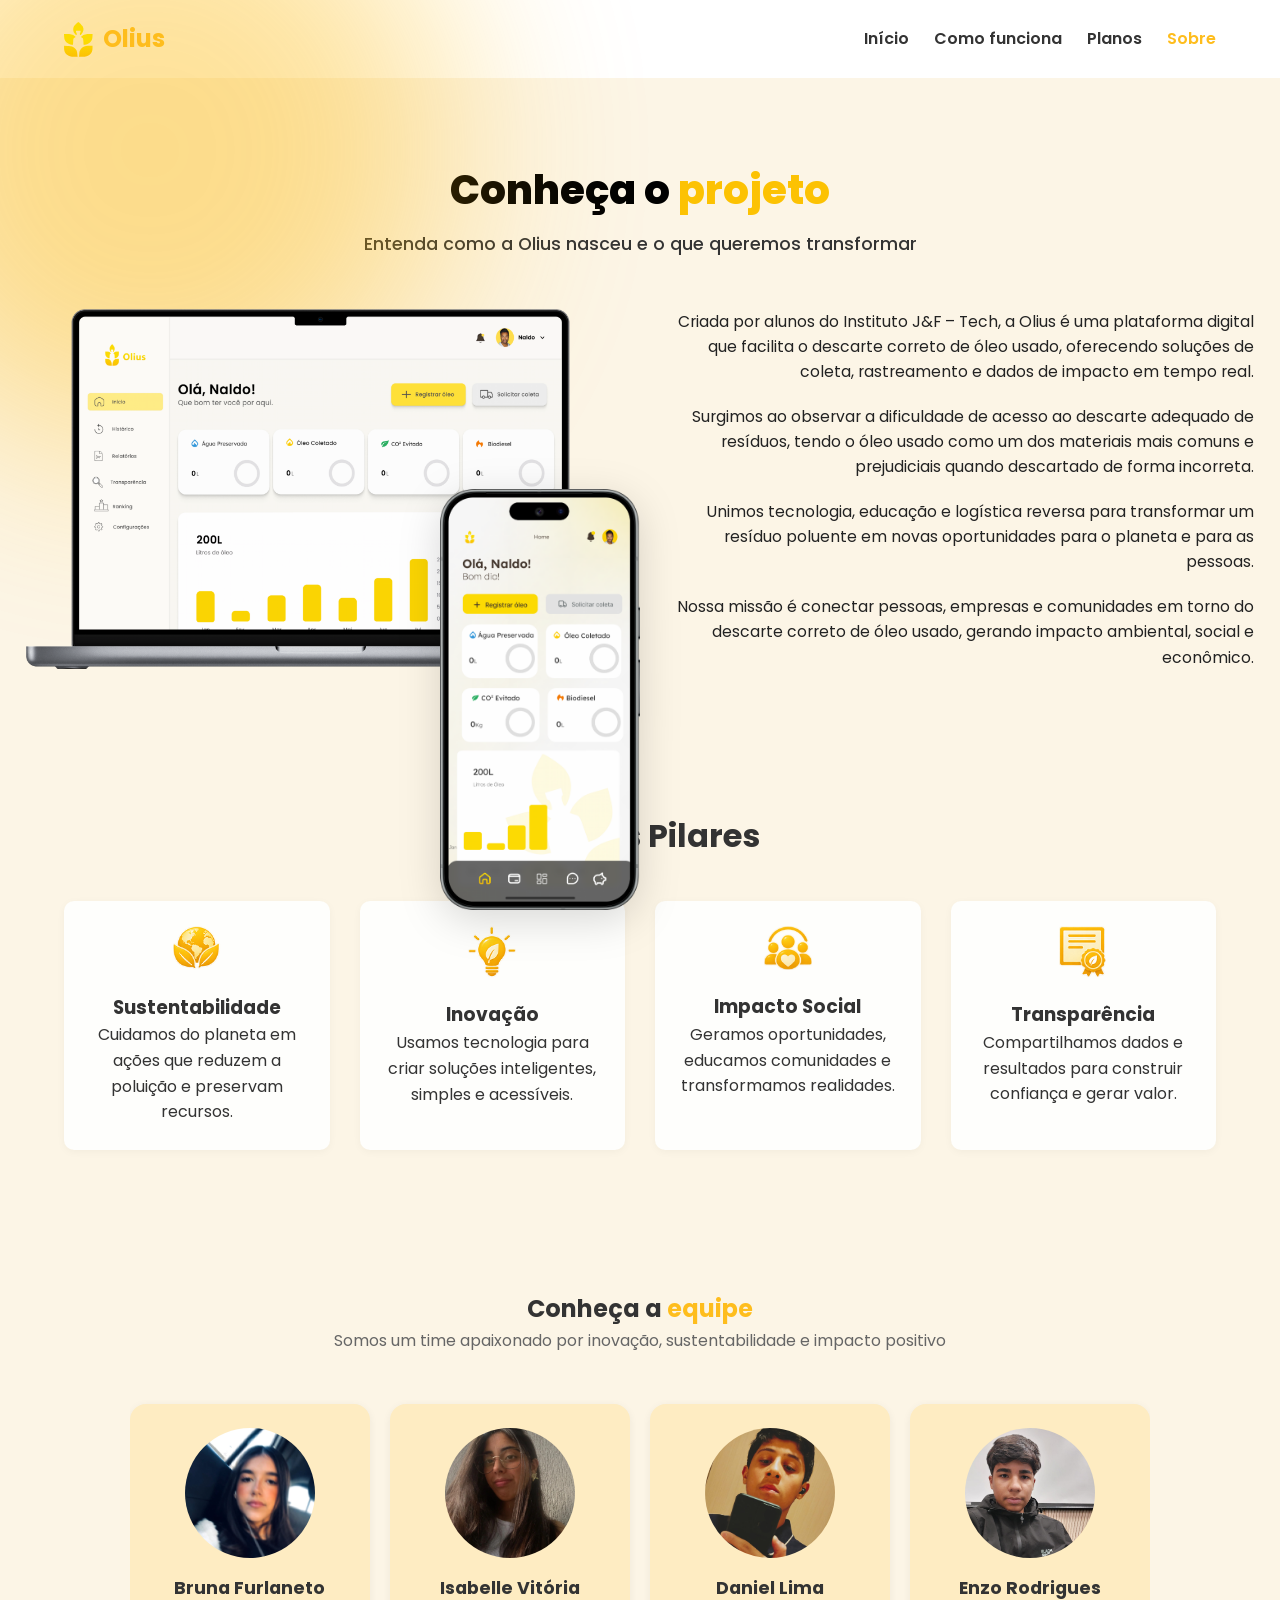
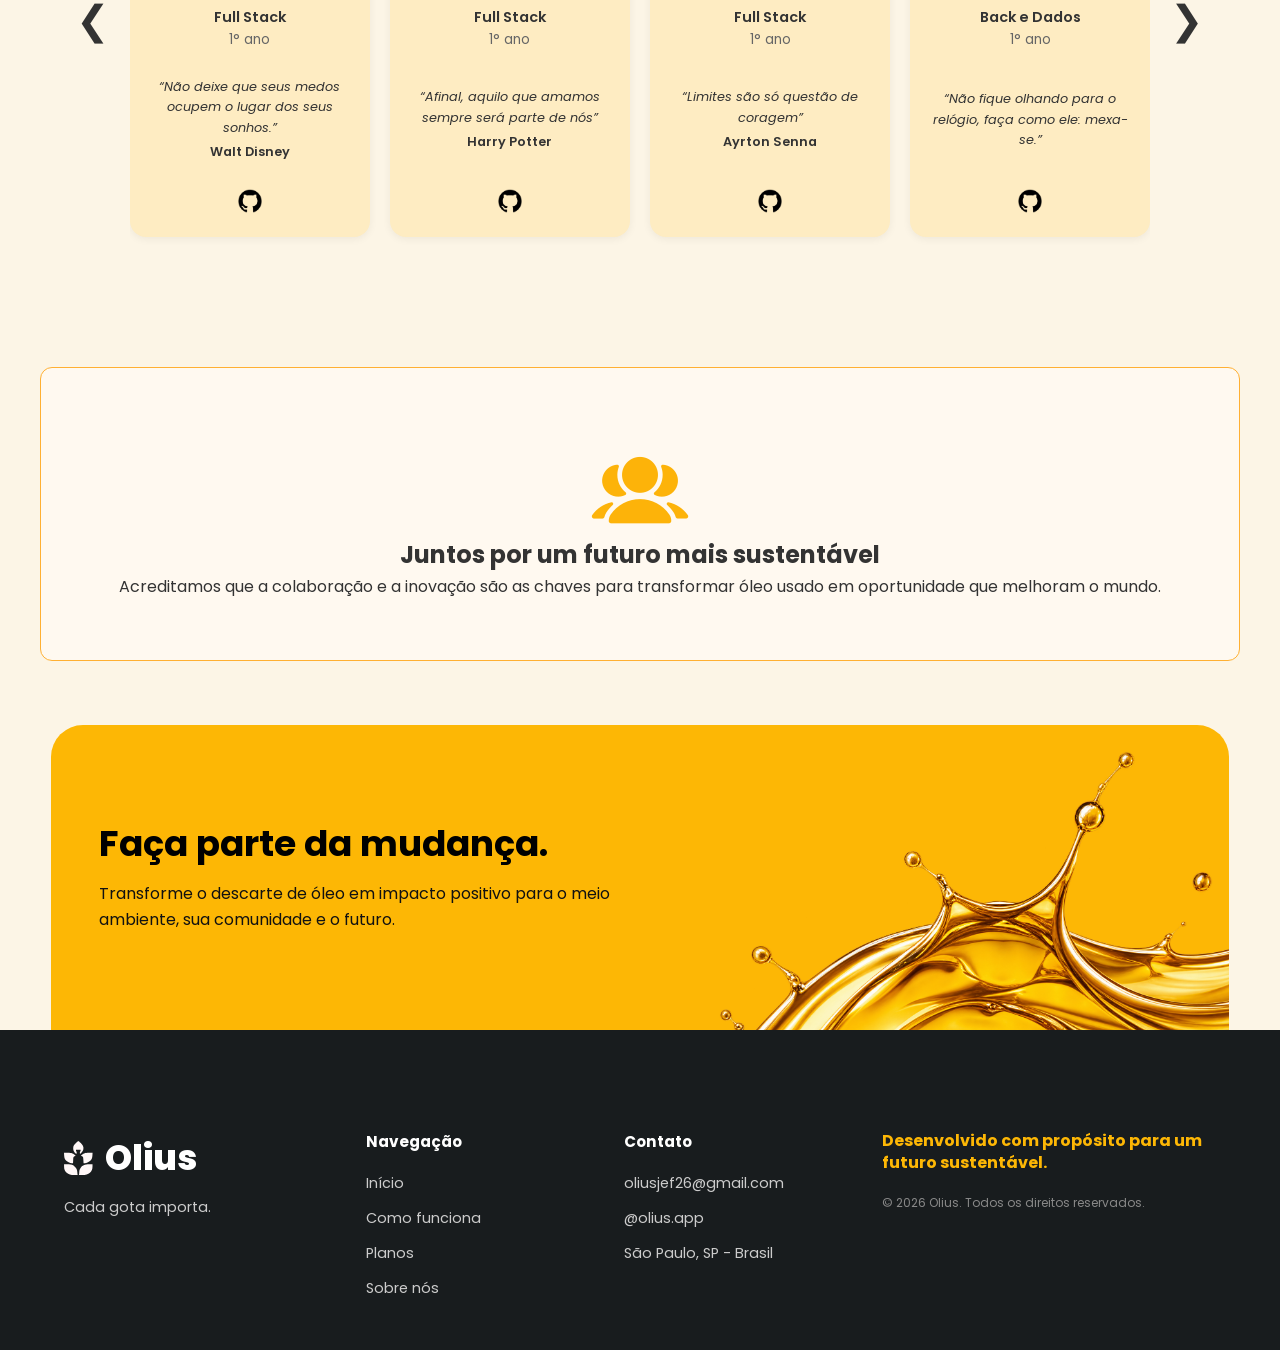
<file: docs/docs/contato.html>
<!DOCTYPE html>
<html lang="pt-BR">
<head>
    <meta charset="utf-8">
    <meta name="viewport" content="initial-scale=1, width=device-width">
    <title>Olius - Sobre o Projeto e Equipe</title>

    <!-- Arquivos de estilos CSS globais e específicos da página de Contato/Sobre -->
    <link rel="preconnect" href="https://fonts.googleapis.com">
    <link rel="preconnect" href="https://fonts.gstatic.com" crossorigin>
    <link href="https://fonts.googleapis.com/css2?family=Poppins:wght@300;400;500;600;700;800&display=swap" rel="stylesheet">
    <link rel="stylesheet" href="css/global.css">
    <link rel="stylesheet" href="css/contato.css">
</head>
<body>

    <!-- ===================================================================== -->
    <!-- CABEÇALHO (HEADER): Logo, iluminação de fundo e navegação principal    -->
    <!-- ===================================================================== -->
    <header class="header">
        <div class="luz-amarela"></div>
        <a href="index.html" class="logo">
            <img class="logo-icon" src="assets/global/logo-normal.svg" alt="Logotipo Olius">
            <span class="logo-texto">Olius</span>
        </a>
        <nav class="nav-links" aria-label="Navegação principal">
            <a href="index.html">Início</a>
            <a href="como_funciona.html">Como funciona</a>
            <a href="planos.html">Planos</a>
            <a href="contato.html" class="active">Sobre</a>

        </nav>
    </header>

    <main>
        <!-- ===================================================================== -->
        <!-- SEÇÃO SOBRE O PROJETO: Mockups de apresentação e texto institucional  -->
        <!-- ===================================================================== -->
        <section class="conheca-o-projeto" id="sobre">

            <div class="projeto-header">
                <h2>Conheça o <span class="projeto-destaque">projeto</span></h2>
                <p class="subtitulo">Entenda como a Olius nasceu e o que queremos transformar</p>
            </div>

            <!-- Mockups das telas (esquerda) e texto explicativo (direita) -->
            <div class="projeto-conteudo">
                <div class="projeto-mockups">
                    <img src="assets/global/mock-web.png" alt="Mockup da plataforma Olius no computador" class="mockup-notebook">
                    <img src="assets/global/mock-mob.png" alt="Mockup do aplicativo Olius no celular" class="mockup-mobile">
                </div>

                <div class="descricao-projeto">
                    <p>Criada por alunos do Instituto J&F – Tech, a Olius é uma plataforma digital que facilita o descarte correto de óleo usado, oferecendo soluções de coleta, rastreamento e dados de impacto em tempo real.</p>
                    <p>Surgimos ao observar a dificuldade de acesso ao descarte adequado de resíduos, tendo o óleo usado como um dos materiais mais comuns e prejudiciais quando descartado de forma incorreta.</p>
                    <p>Unimos tecnologia, educação e logística reversa para transformar um resíduo poluente em novas oportunidades para o planeta e para as pessoas.</p>
                    <p>Nossa missão é conectar pessoas, empresas e comunidades em torno do descarte correto de óleo usado, gerando impacto ambiental, social e econômico.</p>
                </div>
            </div>
        </section>

        <!-- ===================================================================== -->
        <!-- SEÇÃO PILARES: Valores fundamentais da iniciativa                      -->
        <!-- ===================================================================== -->
        <section class="pilares">
            <h2 class="nossos-pilares">Nossos Pilares</h2>

            <div class="grid-pilares">
                <article class="pilar-card">
                    <img src="assets/contato/icon-sustentabilidade.png" alt="Ícone Sustentabilidade">
                    <h3>Sustentabilidade</h3>
                    <p>Cuidamos do planeta em ações que reduzem a poluição e preservam recursos.</p>
                </article>

                <article class="pilar-card">
                    <img src="assets/contato/icon-inovacao.png" alt="Ícone Inovação">
                    <h3>Inovação</h3>
                    <p>Usamos tecnologia para criar soluções inteligentes, simples e acessíveis.</p>
                </article>

                <article class="pilar-card">
                    <img src="assets/contato/icon-impacto-social.png" alt="Ícone Impacto Social">
                    <h3>Impacto Social</h3>
                    <p>Geramos oportunidades, educamos comunidades e transformamos realidades.</p>
                </article>

                <article class="pilar-card">
                    <img src="assets/contato/icon-transparencia.png" alt="Ícone Transparência">
                    <h3>Transparência</h3>
                    <p>Compartilhamos dados e resultados para construir confiança e gerar valor.</p>
                </article>
            </div>
        </section>

        <!-- ===================================================================== -->
        <!-- SEÇÃO EQUIPE: Carrossel com integrantes, frases e links de portfólio  -->
        <!-- ===================================================================== -->
        <section class="conheca-a-equipe">
            <div class="textos">
                <h2 class="conheca-a-equipe-container">
                    <span>Conheça a </span>
                    <span class="equipe">equipe</span>
                </h2>
                <p class="somos-um-time">Somos um time apaixonado por inovação, sustentabilidade e impacto positivo</p>
            </div>

            <div class="carrossel-equipe">
                <!-- Botão de navegação para a esquerda -->
                <button class="nav-btn prev-btn" id="prevBtn" aria-label="Anterior">&#10094;</button>

                <!-- Container rolável com os cards dos integrantes -->
                <div class="equipe-cards-container">

                <!-- Bruna Furlaneto -->
                    <article class="membro-card">
                        <img class="foto-membro" src="assets/contato/bruna.png" alt="Foto da Bruna Furlaneto">
                        <h3>Bruna Furlaneto</h3>
                        <span class="cargo">Full Stack</span>
                        <span class="ano">1° ano</span>
                        <blockquote>“Não deixe que seus medos ocupem o lugar dos seus sonhos.”<br><cite>Walt Disney</cite></blockquote>
                        <button class="github-btn" id="rectangleIcon1" aria-label="GitHub da Bruna"></button>
                    </article>

                <!-- Isabelle Vitória -->
                    <article class="membro-card">
                        <img class="foto-membro" src="assets/contato/isabelle.png" alt="Foto da Isabelle Vitória">
                        <h3>Isabelle Vitória</h3>
                        <span class="cargo">Full Stack</span>
                        <span class="ano">1° ano</span>
                        <blockquote>“Afinal, aquilo que amamos sempre será parte de nós”<br><cite>Harry Potter</cite></blockquote>
                        <button class="github-btn" id="rectangleIcon2" aria-label="GitHub da Isabelle"></button>
                    </article>

                <!-- Daniel Lima -->
                    <article class="membro-card">
                        <img class="foto-membro" src="assets/contato/daniel.png" alt="Foto do Daniel Lima">
                        <h3>Daniel Lima</h3>
                        <span class="cargo">Full Stack</span>
                        <span class="ano">1° ano</span>
                        <blockquote>“Limites são só questão de coragem”<br><cite>Ayrton Senna</cite></blockquote>
                        <button class="github-btn" id="rectangleIcon" aria-label="GitHub do Daniel"></button>
                    </article>

                <!-- Enzo Rodrigues -->
                    <article class="membro-card">
                        <img class="foto-membro" src="assets/contato/enzo.png" alt="Foto do Enzo Rodrigues">
                        <h3>Enzo Rodrigues</h3>
                        <span class="cargo">Back e Dados</span>
                        <span class="ano">1° ano</span>
                        <blockquote>“Não fique olhando para o relógio, faça como ele: mexa-se.”</blockquote>
                        <button class="github-btn" id="rectangleIcon3" aria-label="GitHub do Enzo"></button>
                    </article>

                <!-- Guilherme Rocha -->
                    <article class="membro-card">
                        <img class="foto-membro" src="assets/contato/guilherme-o.png" alt="Foto do Guilherme Rocha">
                        <h3>Guilherme Rocha</h3>
                        <span class="cargo">Full Stack</span>
                        <span class="ano">1° ano</span>
                        <blockquote>“O sucesso é ir de fracasso em fracasso sem perder o entusiasmo”</blockquote>
                        <button class="github-btn" id="rectangleIcon4" aria-label="GitHub do Guilherme Rocha"></button>
                    </article>

                <!-- Caio Mezini -->
                    <article class="membro-card">
                        <img class="foto-membro" src="assets/contato/caio.png" alt="Foto do Caio Mezini">
                        <h3>Caio Mezini</h3>
                        <span class="cargo">Full Stack</span>
                        <span class="ano">2° ano</span>
                        <blockquote>“Racing is the pursuit of a lap that will never be perfect.”</blockquote>
                        <button class="github-btn" id="rectangleIcon5" aria-label="GitHub do Caio"></button>
                    </article>

                <!-- David Reche -->
                    <article class="membro-card">
                        <img class="foto-membro" src="assets/contato/david.png" alt="Foto do David Reche">
                        <h3>David Reche</h3>
                        <span class="cargo">Full Stack</span>
                        <span class="ano">2° ano</span>
                        <blockquote>"Uma vida sem reflexão não vale a pena ser vivida."<br><cite>Sócrates</cite></blockquote>
                        <button class="github-btn" id="rectangleIcon6" aria-label="GitHub do David"></button>
                    </article>

                <!-- Erick Santos -->
                    <article class="membro-card">
                        <img class="foto-membro" src="assets/contato/erick.png" alt="Foto do Erick Santos">
                        <h3>Erick Santos</h3>
                        <span class="cargo">Full Stack</span>
                        <span class="ano">2° ano</span>
                        <blockquote>“Eles podem, você não”<br><cite>Paulo</cite></blockquote>
                        <button class="github-btn" id="rectangleIcon7" aria-label="GitHub do Erick"></button>
                    </article>

                <!-- Guilherme Marcato -->
                    <article class="membro-card">
                        <img class="foto-membro" src="assets/contato/guilherme-m.png" alt="Foto do Guilherme Marcato">
                        <h3>Guilherme Marcato</h3>
                        <span class="cargo">Full Stack</span>
                        <span class="ano">2° ano</span>
                        <blockquote>“A sua alma pertencerá apenas a você"<br><cite>Cruzada</cite></blockquote>
                        <button class="github-btn" id="rectangleIcon8" aria-label="GitHub do Guilherme Marcato"></button>
                    </article>

                <!-- Matheus Rezende -->
                    <article class="membro-card">
                        <img class="foto-membro" src="assets/contato/matheus.png" alt="Foto do Matheus Rezende">
                        <h3>Matheus Rezende</h3>
                        <span class="cargo">Full Stack</span>
                        <span class="ano">2° ano</span>
                        <blockquote>"O caos não é um buraco. O caos é uma escada."<br><cite>Petyr Baelish</cite></blockquote>
                        <button class="github-btn" id="rectangleIcon9" aria-label="GitHub do Matheus"></button>
                    </article>

                <!-- Pedro Yada -->
                    <article class="membro-card">
                        <img class="foto-membro" src="assets/contato/pedro.png" alt="Foto do Pedro Yada">
                        <h3>Pedro Yada</h3>
                        <span class="cargo">Full Stack</span>
                        <span class="ano">2° ano</span>
                        <blockquote>“Obsession is gonna beat talent every time. You've got all the talent in the world, but are you obsessed?”<br><cite>Hustle</cite></blockquote>
                        <button class="github-btn" id="rectangleIcon10" aria-label="GitHub do Pedro Yada"></button>
                    </article>
                </div>

                <!-- Botão de navegação para a direita -->
                <button class="nav-btn next-btn" id="nextBtn" aria-label="Próximo">&#10095;</button>
            </div>
        </section>

        <!-- ===================================================================== -->
        <!-- SEÇÃO BANNER DE UNIÃO: Mensagem institucional de encerramento        -->
        <!-- ===================================================================== -->
        <section class="juntos-pelo-futuro-banner">
            <div class="juntos-conteudo">
                <div class="icone-grupo">
                    <img src="assets/contato/icon-uniao.png" alt="Ícone União">
                </div>
                <div class="juntos-texto">
                    <h2>Juntos por um futuro mais sustentável</h2>
                    <p>Acreditamos que a colaboração e a inovação são as chaves para transformar óleo usado em oportunidade que melhoram o mundo.</p>
                </div>
            </div>
        </section>

        <!-- ===================================================================== -->
        <!-- SEÇÃO CTA (Call to Action): Chamada final              -->
        <!-- ===================================================================== -->
        <section class="cta-banner">
            <div class="cta-conteudo">
                <h2>Faça parte da mudança.</h2>
                <p>Transforme o descarte de óleo em impacto positivo para o meio ambiente, sua comunidade e o futuro.</p>
            </div>

            <!-- Imagem decorativa do respingo de óleo -->
            <img src="assets/global/oleo.png" alt="Respingo de óleo decorativo" class="cta-imagem-oleo">
        </section>
    </main>

    <!-- ========================================================================= -->
    <!-- RODAPÉ (FOOTER): Links de navegação, contatos e créditos institucionais   -->
    <!-- ========================================================================= -->
    <footer class="footer">
        <div class="footer-container">

            <!-- Logo e Slogan -->
            <div class="footer-brand">
                <a href="index.html" class="logo">
                    <img class="logo-icon" src="assets/global/logo-branco.svg" alt="Logotipo Olius">
                    <span class="logo-texto">Olius</span>
                </a>
                <p class="tagline">Cada gota importa.</p>
            </div>

            <!-- Navegação -->
            <nav class="footer-links" aria-label="Links do Rodapé">
                <h4>Navegação</h4>
                <ul>
                    <li><a href="index.html">Início</a></li>
                    <li><a href="como_funciona.html">Como funciona</a></li>
                    <li><a href="planos.html">Planos</a></li>
                    <li><a href="contato.html">Sobre nós</a></li>
                </ul>
            </nav>

            <!-- Contato -->
            <div class="footer-contato">
                <h4>Contato</h4>
                <ul>
                    <li><a href="mailto:oliusjef26@gmail.com">oliusjef26@gmail.com</a></li>
                    <li><a href="https://www.instagram.com/olius.app" target="_blank" rel="noopener noreferrer">@olius.app</a></li>
                    <li><span>São Paulo, SP - Brasil</span></li>
                </ul>
            </div>

            <!-- Créditos e Acesso ADM -->
            <div class="footer-proposito">
                <h4>Desenvolvido com propósito para um futuro sustentável.</h4>
                <p class="copyright">© 2026 Olius. Todos os direitos reservados.</p>
            </div>
        </div>
    </footer>

    <!-- ========================================================================= -->
    <!-- SCRIPTS (JAVASCRIPT): Lógica de Interatividade e Funcionalidades          -->
    <!-- ========================================================================= -->
    <script>
        /**
         * Mapeamento de IDs dos botões HTML para os respectivos links dos perfis no GitHub.
         * Garante a associação individual de cada membro da equipe ao seu repositório correspondente.
         */
        const githubLinks = {
            "rectangleIcon": "https://github.com/eudanixzz",
            "rectangleIcon1": "https://github.com/brunafurlaneto",
            "rectangleIcon2": "https://github.com/IsabelleVitoria22",
            "rectangleIcon3": "https://github.com/enzorodriguesismart-rgb",
            "rectangleIcon4": "https://github.com/Gui-bck",
            "rectangleIcon5": "https://github.com/caiomezini",
            "rectangleIcon6": "https://github.com/davidreche",
            "rectangleIcon7": "https://github.com/derrixs",
            "rectangleIcon8": "https://github.com/Guilherme38-ultra",
            "rectangleIcon9": "https://github.com/MatheussRezende",
            "rectangleIcon10": "https://github.com/yada071"
        };

        /**
         * Associa um evento de clique a cada botão do GitHub listado no dicionário acima,
         * abrindo o perfil correspondente em uma nova aba com segurança (_blank).
         */
        Object.keys(githubLinks).forEach(id => {
            const btn = document.getElementById(id);
            if (btn) {
                btn.addEventListener("click", function () {
                    window.open(githubLinks[id], "_blank");
                });
            }
        });

        /**
         * Controle de rolagem horizontal suave (Carrossel de Membros da Equipe)
         * Utiliza o deslocamento baseado na largura visível do container através das setas laterais.
         */
        const container = document.querySelector('.equipe-cards-container');
        const prevBtn = document.getElementById('prevBtn');
        const nextBtn = document.getElementById('nextBtn');

        if (container && prevBtn && nextBtn) {
            // Rola para a direita ao clicar na seta "Próximo"
            nextBtn.addEventListener('click', () => {
                container.scrollBy({ left: container.clientWidth, behavior: 'smooth' });
            });

            // Rola para a esquerda ao clicar na seta "Anterior"
            prevBtn.addEventListener('click', () => {
                container.scrollBy({ left: -container.clientWidth, behavior: 'smooth' });
            });
        }
    </script>
</body>
</html>
</file>
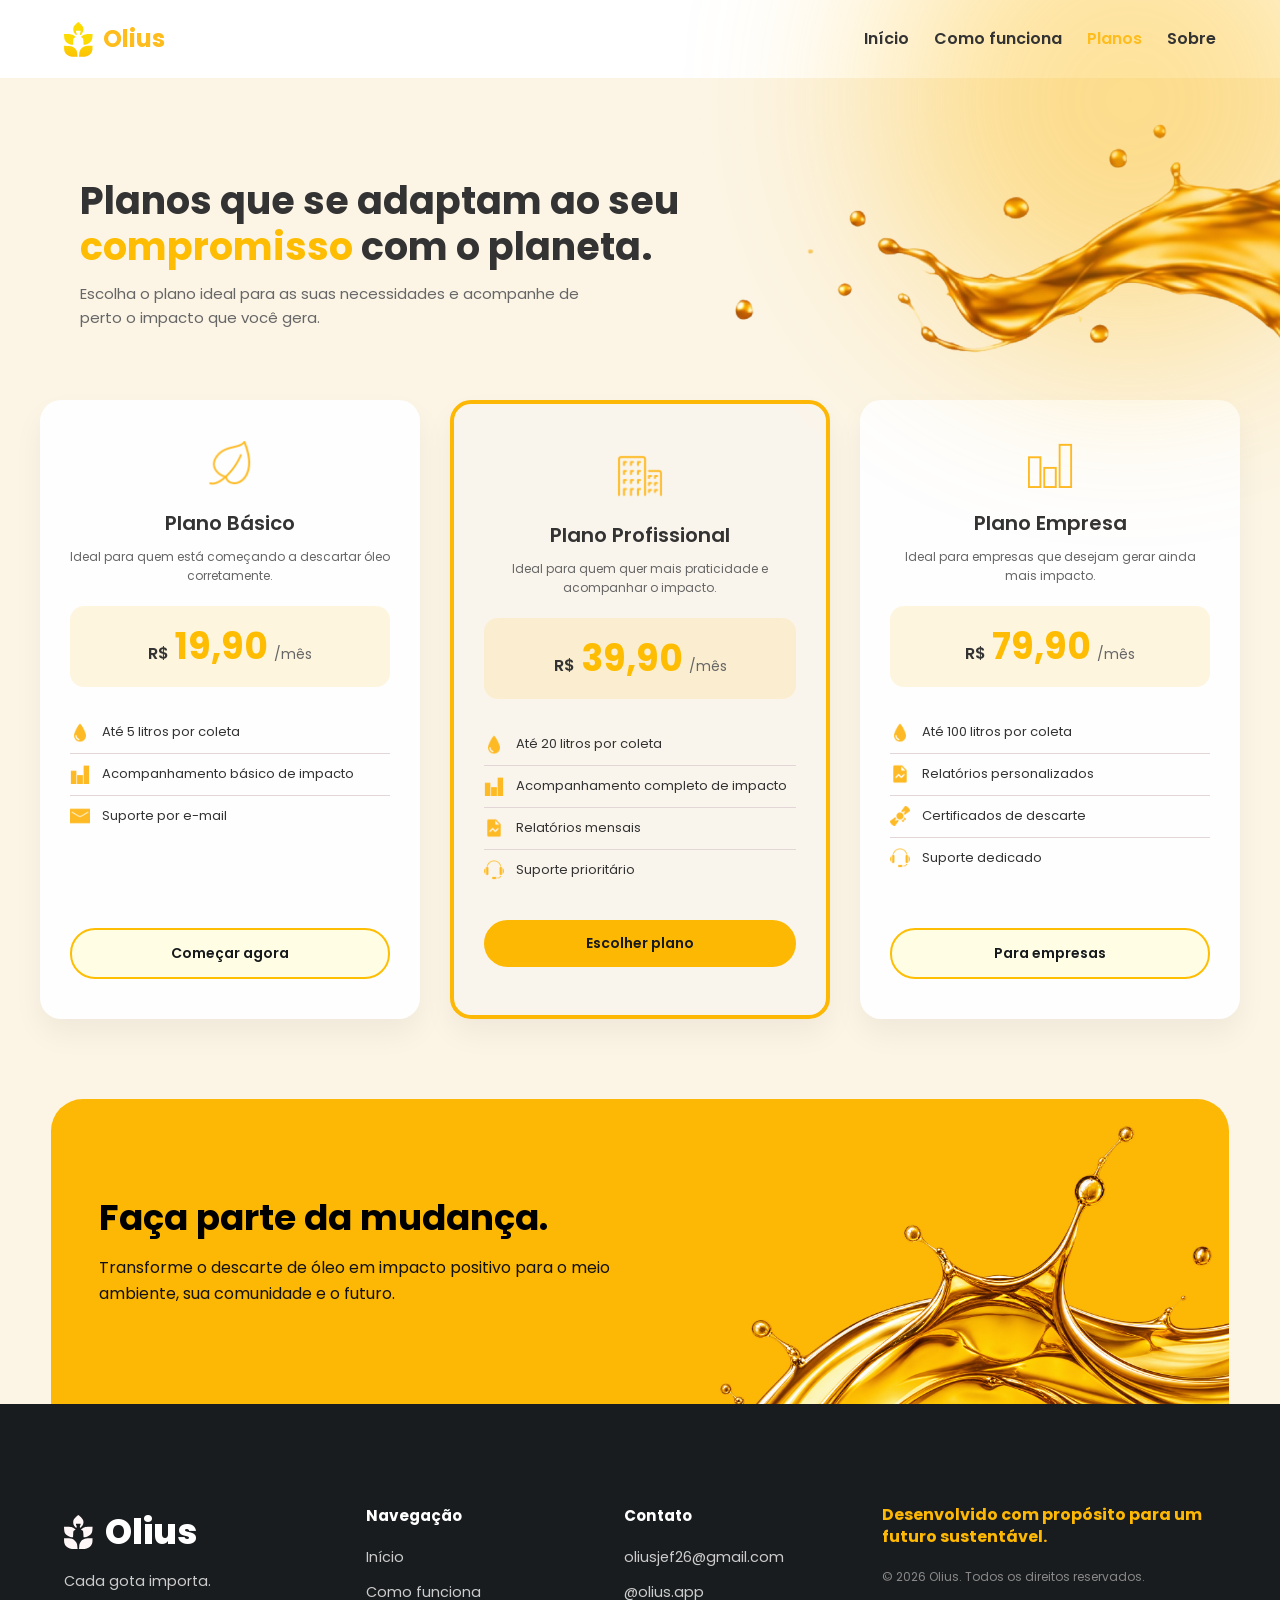
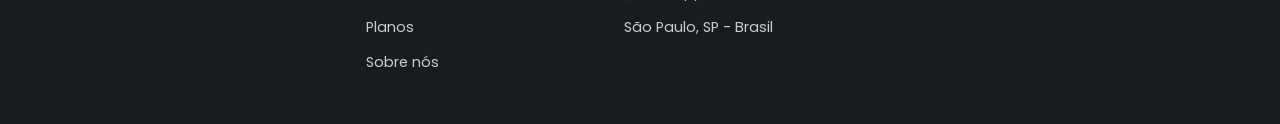
<file: docs/docs/planos.html>
<!DOCTYPE html>
<html lang="pt-BR">
<head>
    <meta charset="utf-8">
    <meta name="viewport" content="width=device-width, initial-scale=1">
    <title>Olius - Planos e Assinaturas</title>

    <!-- Arquivos de estilos CSS globais e específicos da página de Planos -->
    <link rel="preconnect" href="https://fonts.googleapis.com">
    <link rel="preconnect" href="https://fonts.gstatic.com" crossorigin>
    <link href="https://fonts.googleapis.com/css2?family=Poppins:wght@300;400;500;600;700;800&display=swap" rel="stylesheet">
    <link rel="stylesheet" href="css/global.css">
    <link rel="stylesheet" href="css/planos.css">
</head>
<body>

    <!-- ========================================================================= -->
    <!-- CABEÇALHO (HEADER): Logo, iluminação de fundo e navegação principal        -->
    <!-- ========================================================================= -->
    <header class="header">
        <div class="luz-amarela"></div>

        <a href="index.html" class="logo">
            <img class="logo-icon" src="assets/global/logo-normal.svg" alt="Logotipo Olius">
            <span class="logo-texto">Olius</span>
        </a>

        <nav class="nav-links" aria-label="Navegação principal">
            <a href="index.html">Início</a>
            <a href="como_funciona.html">Como funciona</a>
            <a href="planos.html" class="active">Planos</a>
            <a href="contato.html">Sobre</a>

        </nav>
    </header>

    <main>
        <!-- ===================================================================== -->
        <!-- SEÇÃO HERO INICIAL: Título e introdução dos planos                     -->
        <!-- ===================================================================== -->
        <section class="planos-hero">
            <div class="hero-texto">
                <h1>Planos que se adaptam ao seu <span class="highlight">compromisso</span> com o planeta.</h1>
                <p>Escolha o plano ideal para as suas necessidades e acompanhe de perto o impacto que você gera.</p>
            </div>
        </section>

        <!-- ===================================================================== -->
        <!-- SEÇÃO CARDS DE PLANOS: Básico, Profissional e Empresa                  -->
        <!-- ===================================================================== -->
        <section class="planos-container" id="planos">

            <!-- Card: Plano Básico -->
            <article class="plano-card">
                <div class="plano-header">
                    <img src="assets/planos/icon-p-basico.png" alt="Ícone Plano Básico" class="plano-icon">
                    <h2>Plano Básico</h2>
                    <p class="plano-descricao">Ideal para quem está começando a descartar óleo corretamente.</p>
                </div>

                <div class="plano-preco">
                    <span class="moeda">R$</span>
                    <span class="valor">19,90</span>
                    <span class="periodo">/mês</span>
                </div>

                <ul class="plano-recursos">
                    <li><img src="assets/planos/icon-gota.png" alt="" aria-hidden="true"> Até 5 litros por coleta</li>
                    <li><img src="assets/planos/icon-acompanhamento.png" alt="" aria-hidden="true"> Acompanhamento básico de impacto</li>
                    <li><img src="assets/planos/icon-e-mail.png" alt="" aria-hidden="true"> Suporte por e-mail</li>
                </ul>

                <a href="#assinar-basico" class="btn-plano btn-outline">Começar agora</a>
            </article>

            <!-- Card: Plano Profissional (Destaque) -->
            <article class="plano-card plano-destaque">
                <div class="plano-header">
                    <img src="assets/planos/icon-p-empresa.png" alt="Ícone Plano Profissional" class="plano-icon">
                    <h2>Plano Profissional</h2>
                    <p class="plano-descricao">Ideal para quem quer mais praticidade e acompanhar o impacto.</p>
                </div>

                <div class="plano-preco">
                    <span class="moeda">R$</span>
                    <span class="valor">39,90</span>
                    <span class="periodo">/mês</span>
                </div>

                <ul class="plano-recursos">
                    <li><img src="assets/planos/icon-gota.png" alt="" aria-hidden="true"> Até 20 litros por coleta</li>
                    <li><img src="assets/planos/icon-acompanhamento.png" alt="" aria-hidden="true"> Acompanhamento completo de impacto</li>
                    <li><img src="assets/planos/icon-relatorios.png" alt="" aria-hidden="true"> Relatórios mensais</li>
                    <li><img src="assets/planos/icon-suporte.png" alt="" aria-hidden="true"> Suporte prioritário</li>
                </ul>

                <a href="#assinar-profissional" class="btn-plano btn-filled">Escolher plano</a>
            </article>

            <!-- Card: Plano Empresa -->
            <article class="plano-card">
                <div class="plano-header">
                    <img src="assets/planos/icon-p-profissional.png" alt="Ícone Plano Empresa" class="plano-icon">
                    <h2>Plano Empresa</h2>
                    <p class="plano-descricao">Ideal para empresas que desejam gerar ainda mais impacto.</p>
                </div>

                <div class="plano-preco">
                    <span class="moeda">R$</span>
                    <span class="valor">79,90</span>
                    <span class="periodo">/mês</span>
                </div>

                <ul class="plano-recursos">
                    <li><img src="assets/planos/icon-gota.png" alt="" aria-hidden="true"> Até 100 litros por coleta</li>
                    <li><img src="assets/planos/icon-relatorios.png" alt="" aria-hidden="true"> Relatórios personalizados</li>
                    <li><img src="assets/planos/icon-certifiados.png" alt="" aria-hidden="true"> Certificados de descarte</li>
                    <li><img src="assets/planos/icon-suporte.png" alt="" aria-hidden="true"> Suporte dedicado</li>
                </ul>

                <a href="#assinar-empresa" class="btn-plano btn-outline">Para empresas</a>
            </article>

        </section>

        <!-- ===================================================================== -->
        <!-- SEÇÃO CTA (Call to Action): Chamada final              -->
        <!-- ===================================================================== -->
        <section class="cta-banner">
            <div class="cta-conteudo">
                <h2>Faça parte da mudança.</h2>
                <p>Transforme o descarte de óleo em impacto positivo para o meio ambiente, sua comunidade e o futuro.</p>
            </div>

            <!-- Imagem decorativa de respingo de óleo -->
            <img src="assets/global/oleo.png" alt="Respingo de óleo decorativo" class="cta-imagem-oleo">
        </section>
    </main>

    <!-- ========================================================================= -->
    <!-- RODAPÉ (FOOTER): Links de navegação, contato e direitos autorais          -->
    <!-- ========================================================================= -->
    <footer class="footer">
        <div class="footer-container">

            <!-- Logo e Slogan -->
            <div class="footer-brand">
                <a href="index.html" class="logo">
                    <img class="logo-icon" src="assets/global/logo-branco.svg" alt="Logotipo Olius">
                    <span class="logo-texto">Olius</span>
                </a>
                <p class="tagline">Cada gota importa.</p>
            </div>

            <!-- Navegação -->
            <nav class="footer-links" aria-label="Links do Rodapé">
                <h4>Navegação</h4>
                <ul>
                    <li><a href="index.html">Início</a></li>
                    <li><a href="como_funciona.html">Como funciona</a></li>
                    <li><a href="planos.html">Planos</a></li>
                    <li><a href="contato.html">Sobre nós</a></li>
                </ul>
            </nav>

            <!-- Contato -->
            <div class="footer-contato">
                <h4>Contato</h4>
                <ul>
                    <li><a href="mailto:oliusjef26@gmail.com">oliusjef26@gmail.com</a></li>
                    <li><a href="https://www.instagram.com/olius.app" target="_blank" rel="noopener noreferrer">@olius.app</a></li>
                    <li><span>São Paulo, SP - Brasil</span></li>
                </ul>
            </div>

            <!-- Créditos e Acesso ADM -->
            <div class="footer-proposito">
                <h4>Desenvolvido com propósito para um futuro sustentável.</h4>
                <p class="copyright">© 2026 Olius. Todos os direitos reservados.</p>
            </div>
        </div>
    </footer>

</body>
</html>
</file>
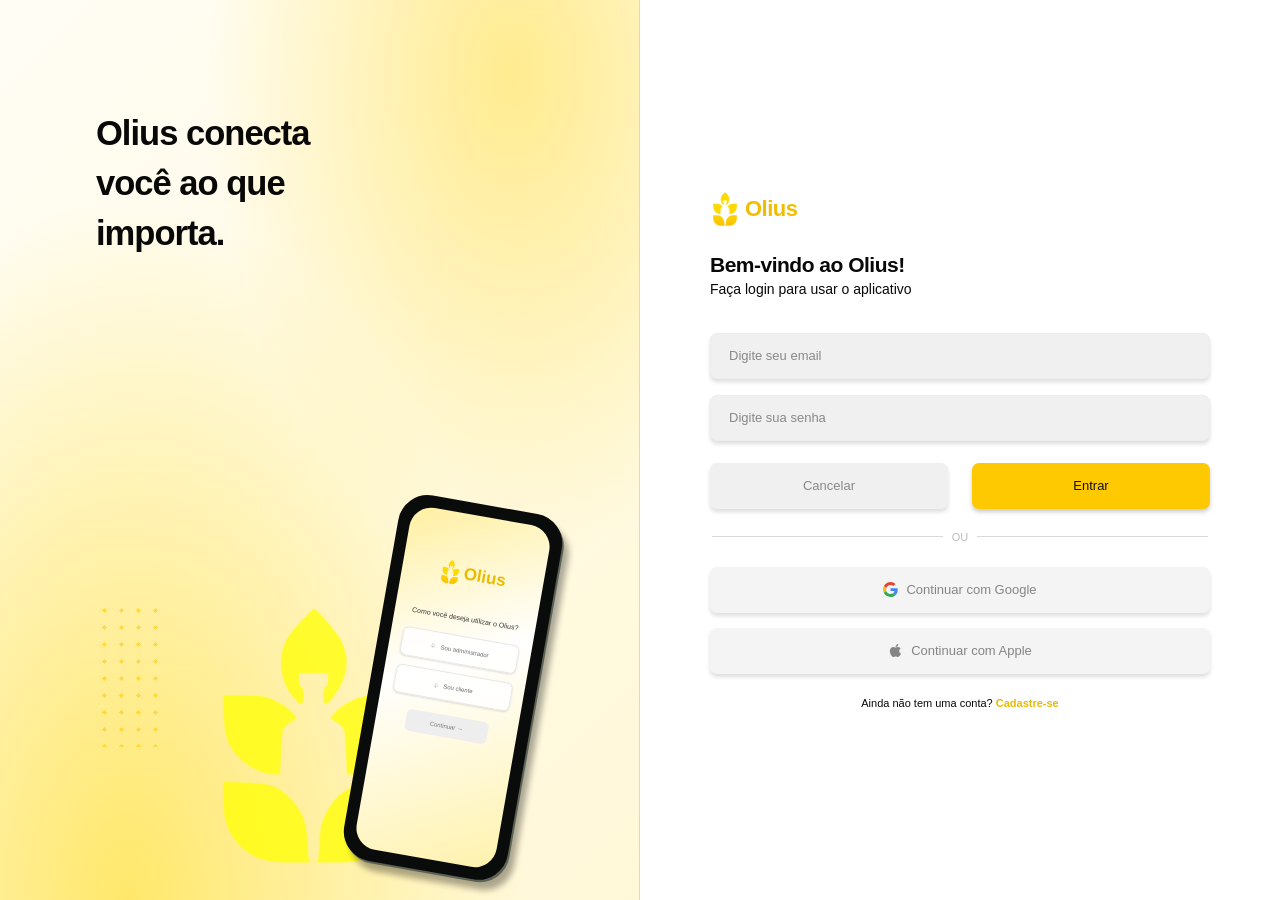
<file: src/main/webapp/assets/global/olius-login-fullscreen-ajustado.html>
<!DOCTYPE html>
<html lang="pt-BR">
<head>
<meta charset="UTF-8">
<meta name="viewport" content="width=device-width, initial-scale=1.0">
<title>Olius | Entrar</title>
<style>
*{box-sizing:border-box}
:root{--yellow:#ffc900;--cream:#fffbea;--text:#080808;--field:#f0f0f0}
html,body{margin:0;width:100%;min-height:100%;font-family:"Segoe UI",Arial,sans-serif;color:var(--text)}
body{min-height:100vh;min-height:100dvh;background:var(--cream);overflow-x:hidden}
.page{width:100%;min-height:100vh;min-height:100dvh}
.login-card{display:grid;grid-template-columns:1fr 1fr;width:100%;min-height:100vh;min-height:100dvh;background:#fff}
.intro{position:relative;min-height:100vh;min-height:100dvh;overflow:hidden;padding:clamp(55px,12vh,135px) clamp(35px,7.5vw,130px);border-right:1px solid #ded9c6;background:radial-gradient(ellipse at 80% 8%,rgba(255,220,54,.5),transparent 42%),radial-gradient(ellipse at 20% 100%,rgba(255,225,60,.72),transparent 55%),linear-gradient(135deg,#fffdf5,#fff8d8)}
.intro h1{position:relative;z-index:2;margin:0;font-size:clamp(28px,2.7vw,46px);line-height:1.45;letter-spacing:-1px;font-weight:750}
.dots{position:absolute;left:clamp(35px,7.5vw,130px);bottom:17%;width:65px;height:145px;opacity:.55;background-image:radial-gradient(circle,#ffc900 2px,transparent 2.2px);background-size:17px 17px}
.plant{position:absolute;left:clamp(125px,16vw,280px);bottom:4%;width:clamp(145px,17vw,280px);height:clamp(155px,20vw,300px);object-fit:contain;opacity:.75;filter:brightness(0) saturate(100%) invert(84%) sepia(94%) saturate(1695%) hue-rotate(359deg) brightness(103%) contrast(105%)}
.phone{position:absolute;z-index:3;right:clamp(35px,8vw,145px);bottom:3%;width:clamp(145px,13vw,220px);height:clamp(290px,29vw,490px);padding:7px;border:5px solid #090c0a;border-radius:30px;background:#090c0a;transform:rotate(10deg);box-shadow:8px 9px 6px #0005,2px 2px 0 #89927d}
.phone-screen{height:100%;overflow:hidden;padding:48px 12px 12px;border-radius:22px;text-align:center;background:linear-gradient(155deg,#fff0a1,#fff 43%,#fff2ad)}
.phone-brand{display:flex;justify-content:center;align-items:center;gap:3px;margin-bottom:28px;color:#eabb00;font-size:17px;font-weight:800}
.phone-brand img{width:21px;height:24px;object-fit:contain}
.phone-screen small{display:block;margin-bottom:14px;font-size:7px;color:#333}
.mini-option{margin:9px 0;padding:10px 6px;border:1px solid #e7e7e7;border-radius:6px;background:#ffffffd9;color:#666;font-size:6px;box-shadow:0 1px 2px #0002}
.mini-action{width:70%;margin:14px auto 0;padding:8px 3px;border-radius:5px;background:#eee;color:#777;font-size:6px}
.form-panel{min-height:100vh;min-height:100dvh;padding:clamp(30px,5vh,64px) clamp(28px,5vw,85px);background:#fff;display:flex;flex-direction:column;align-items:center;justify-content:center}
.brand{width:min(100%,500px);display:flex;align-items:center;gap:5px;margin:0 auto clamp(18px,3vh,34px);color:#f2bd00;font-size:clamp(22px,1.7vw,30px);font-weight:800;letter-spacing:-.5px}
.brand img{width:30px;height:34px;object-fit:contain}
.form-content{width:min(100%,500px);margin:0 auto}
h2{margin:0 0 4px;font-size:clamp(21px,1.5vw,28px);letter-spacing:-.5px}
.subtitle{margin:0 0 clamp(25px,4vh,42px);font-size:clamp(14px,.95vw,17px)}
.fields{display:grid;gap:16px}
.field{width:100%;height:46px;padding:0 18px;border:1px solid #ededed;border-radius:7px;outline:none;background:var(--field);box-shadow:0 3px 4px #0002;font:inherit;font-size:13px}
.field:focus{border-color:#e7bd22;box-shadow:0 0 0 3px #ffc90025}
.field::placeholder{color:#888}
.actions{display:grid;grid-template-columns:1fr 1fr;gap:24px;margin-top:22px}
button{height:46px;border:0;border-radius:7px;font:inherit;font-size:13px;cursor:pointer;transition:filter .15s,transform .15s}
button:hover{filter:brightness(.97);transform:translateY(-1px)}
.cancel{color:#888;background:#f0f0f0;box-shadow:0 3px 4px #0002}
.enter{color:#111;background:var(--yellow);box-shadow:0 3px 4px #0003}
.divider{display:flex;align-items:center;gap:9px;margin:22px 2px 24px;color:#bcbcbc;font-size:11px}
.divider:before,.divider:after{content:"";height:1px;flex:1;background:#d9d9d9}
.social{display:grid;gap:15px}
.social-button{width:100%;display:flex;align-items:center;justify-content:center;gap:8px;color:#858585;background:#f4f4f4;box-shadow:0 3px 4px #0002}
.social-button svg{width:15px;height:15px;flex:none}
.signup{margin:23px 0 0;text-align:center;font-size:11px;white-space:nowrap}
.signup a{color:#e9b900;font-weight:700;text-decoration:none}
.signup a:hover{text-decoration:underline}
@media(max-width:760px){
 .login-card{grid-template-columns:1fr;grid-template-rows:34svh auto}
 .intro{min-height:250px;height:34svh;padding:28px 25px;border-right:0;border-bottom:1px solid #ded9c6}
 .intro h1{max-width:230px;font-size:clamp(21px,5vw,27px)}
 .dots{left:25px;bottom:20px;width:45px;height:65px;background-size:13px 13px}
 .plant{left:110px;bottom:0;width:85px;height:95px}
 .phone{right:30px;bottom:5px;width:78px;height:160px;padding:4px;border-radius:16px}
 .phone-screen{padding:23px 5px 5px;border-radius:11px}
 .phone-brand{font-size:8px;margin-bottom:8px}
 .phone-brand img{width:10px;height:12px}
 .phone-screen small{font-size:3.5px;margin-bottom:4px}
 .mini-option{margin:3px 0;padding:4px 2px;font-size:3px}
 .mini-action{margin-top:5px;padding:4px 2px;font-size:3px}
 .form-panel{min-height:66svh;padding:22px clamp(22px,7vw,40px) 30px}
 .brand{width:min(100%,420px);margin-bottom:12px;font-size:20px}
 .brand img{width:25px;height:28px}
 .form-content{width:min(100%,420px)}
 h2{font-size:19px}
 .subtitle{font-size:13px;margin-bottom:22px}
 .field,button{height:42px;font-size:12px}
 .signup{font-size:10px}
}
@media(max-width:380px){
 .intro{min-height:235px;padding:22px 18px}
 .intro h1{max-width:180px;font-size:20px}
 .phone{right:18px;width:70px;height:145px}
 .plant{left:88px;width:75px;height:85px}
 .form-panel{padding-left:18px;padding-right:18px}
 .actions{gap:14px}
}
</style>
</head>
<body>
<main class="page">
<section class="login-card" aria-label="Tela de login Olius">
 <div class="intro">
  <h1>Olius conecta<br>você ao que<br>importa.</h1>
  <div class="dots" aria-hidden="true"></div>
  <img class="plant" src="[data-uri]" alt="" aria-hidden="true">
  <div class="phone" aria-hidden="true">
   <div class="phone-screen">
    <div class="phone-brand"><img src="[data-uri]" alt=""><span>Olius</span></div>
    <small>Como você deseja utilizar o Olius?</small>
    <div class="mini-option">♧ &nbsp; Sou administrador</div>
    <div class="mini-option">♧ &nbsp; Sou cliente</div>
    <div class="mini-action">Continuar →</div>
   </div>
  </div>
 </div>
 <section class="form-panel">
  <div class="brand"><img src="[data-uri]" alt="Logo Olius"><span>Olius</span></div>
  <div class="form-content">
   <h2>Bem-vindo ao Olius!</h2>
   <p class="subtitle">Faça login para usar o aplicativo</p>
   <form id="login-form">
    <div class="fields">
     <input class="field" type="email" name="email" placeholder="Digite seu email" autocomplete="email" required>
     <input class="field" type="password" name="senha" placeholder="Digite sua senha" autocomplete="current-password" required>
    </div>
    <div class="actions">
     <button class="cancel" type="reset">Cancelar</button>
     <button class="enter" type="submit">Entrar</button>
    </div>
   </form>
   <div class="divider"><span>OU</span></div>
   <div class="social">
    <button class="social-button" type="button">
     <svg viewBox="0 0 48 48" aria-hidden="true"><path fill="#EA4335" d="M24 9.5c3.54 0 6.71 1.22 9.21 3.6l6.85-6.85C35.9 2.38 30.47 0 24 0 14.62 0 6.51 5.38 2.56 13.22l7.98 6.19C12.43 13.72 17.74 9.5 24 9.5z"/><path fill="#4285F4" d="M46.98 24.55c0-1.57-.15-3.09-.38-4.55H24v9.02h12.94c-.58 2.96-2.26 5.48-4.74 7.18l7.65 5.94c4.46-4.13 7.13-10.2 7.13-17.59z"/><path fill="#FBBC05" d="M10.53 28.59A14.4 14.4 0 0 1 9.75 24c0-1.59.27-3.13.76-4.59l-7.98-6.19A23.9 23.9 0 0 0 0 24c0 3.87.93 7.52 2.56 10.78l7.97-6.19z"/><path fill="#34A853" d="M24 48c6.48 0 11.93-2.13 15.9-5.86l-7.65-5.94c-2.13 1.43-4.87 2.27-8.25 2.27-6.26 0-11.57-4.22-13.47-9.91l-7.98 6.19C6.51 42.62 14.62 48 24 48z"/></svg>
     <span>Continuar com Google</span>
    </button>
    <button class="social-button" type="button">
     <svg viewBox="0 0 384 512" aria-hidden="true"><path fill="currentColor" d="M318.7 268.7c-.2-36.7 16.4-64.4 50-84.8-18.8-26.9-47.2-41.7-84.7-44.6-35.5-2.8-74.3 20.7-88.9 20.7-15.4 0-49.7-19.7-76.7-19.7C62.6 141.2 0 184.8 0 273.5c0 26.2 4.8 53.3 14.4 81.2 12.8 36.7 59 126.7 107.2 125.2 25.2-.6 43-17.9 75.8-17.9 31.8 0 48.3 17.9 76.4 17.9 48.6-.7 90.4-82.5 102.6-119.3-65.1-30.7-57.7-89.9-57.7-92zM262.1 104.5c27.3-32.4 24.8-62 24-72.5-24.1 1.4-52 16.4-67.9 35-17.5 19.8-27.8 44.3-25.6 72 26.1 2 49.9-11.4 69.5-34.5z"/></svg>
     <span>Continuar com Apple</span>
    </button>
   </div>
   <p class="signup">Ainda não tem uma conta? <a href="#">Cadastre-se</a></p>
  </div>
 </section>
</section>
</main>
<script>
document.getElementById("login-form").addEventListener("submit", function(event) {
 event.preventDefault();
 alert("A tela está pronta, mas a autenticação ainda precisa ser conectada ao sistema Olius.");
});
</script>
</body>
</html>
</file>
<file: docs/css/global.css>
/* ==========================================================================
   1. VARIÁVEIS GLOBAIS & RESET CSS
   ========================================================================== */

:root {
    --primary-color: #FEBD1D;      /* Cor primária (Amarelo/Dourado) */
    --primary-hover: #FC9000;      /* Cor para efeito hover/destaque */
    --bg-light: #FCF5E6;           /* Fundo geral da página (Tom bege suave) */
    --text-color: #333333;         /* Cor do texto principal */
    --text-muted: #666666;         /* Cor dos subtítulos e textos secundários */
    --font-main: 'Poppins', sans-serif;
}

/* Reset Universal: Remove margens/paddings padrão e padroniza o cálculo de tamanhos */
* {
    margin: 0;
    padding: 0;
    box-sizing: border-box;
}

/* Configurações globais do corpo da página */
body {
    font-family: var(--font-main);
    background-color: var(--bg-light);
    color: var(--text-color);
    line-height: 1.6;
}


/* ==========================================================================
   2. CABEÇALHO (.header)
   ========================================================================== */
.header {
    display: flex;
    justify-content: space-between;
    align-items: center;
    padding: 20px 5%;
    background-color: #ffffff;
}

/* Estrutura do Logo */
.logo {
    display: flex;
    align-items: center;
    gap: 10px;
    text-decoration: none;
}

.logo-icon {
    height: 35px;
}

.logo-texto {
    font-size: 1.5rem;
    font-weight: 700;
    color: var(--primary-color);
}

/* Links de Navegação */
.nav-links {
    display: flex;
    align-items: center;
    gap: 25px;
}

.nav-links a {
    text-decoration: none;
    color: var(--text-color);
    font-weight: 600;
    transition: color 0.2s;
}

.nav-links a:hover,
.nav-links a.active {
    color: var(--primary-color);
}

/* Botão de Destaque no Cabeçalho */
.btn-agendar {
    background-color: var(--primary-color);
    color: #ffffff !important;
    padding: 10px 20px;
    border-radius: 8px;
    transition: background-color 0.2s;
}

.btn-agendar:hover {
    background-color: var(--primary-hover);
}


/* ==========================================================================
   3. CTA BANNER (.cta-banner) - Com respingo ultrapassando a borda e botão ajustado
   ========================================================================== */
/* O mesmo bloco final e usado nas paginas publicas. */
.cta-banner {
    position: relative;
    display: grid;
    grid-template-columns: minmax(0, 1.2fr) minmax(0, 1fr);
    align-items: center;
    width: 92%;
    max-width: 1280px;
    margin: 64px auto 0;
    background-color: #fdb705;
    border-radius: 32px 32px 0 0;
    overflow: hidden;
}

.cta-conteudo {
    min-width: 0;
    padding: 48px;
    position: relative;
    z-index: 1;
}

.cta-conteudo h2 {
    font-size: clamp(28px, 2.8vw, 38px);
    font-weight: 700;
    line-height: 1.2;
    margin-bottom: 16px;
    color: #000000;
}

.cta-conteudo p {
    font-size: 16px;
    line-height: 1.6;
    color: #111111;
}

.cta-imagem-oleo {
    position: static;
    display: block;
    align-self: end;
    justify-self: end;
    width: 100%;
    height: auto;
    object-fit: contain;
    object-position: right bottom;
    pointer-events: none;
}

@media (max-width: 900px) {
    .cta-conteudo {
        padding: 32px;
    }
}

@media (max-width: 600px) {
    .cta-banner {
        grid-template-columns: minmax(0, 1fr);
        margin-top: 40px;
        border-radius: 24px 24px 0 0;
    }

    .cta-conteudo {
        padding: 28px 24px 16px;
    }

    .cta-imagem-oleo {
        max-width: 340px;
    }
}

/* ==========================================================================
   4. RODAPÉ (.footer) - Sobrepõe a parte inferior do CTA
   ========================================================================== */
.footer {
    background-color: #181C1E;
    color: #ffffff;
    padding: 100px 5% 40px;
    position: relative;
    z-index: 2; /* Camada SUPERIOR: a faixa preta passa por cima da base do CTA */
}

/* Grid de 4 colunas */
.footer-container {
    max-width: 1200px;
    margin: 0 auto;
    display: grid;
    grid-template-columns: 1.2fr 1fr 1fr 1.5fr;
    gap: 35px;
    align-items: start;
}

/* Coluna 1: Marca & Logo */
.footer-brand {
    display: flex;
    flex-direction: column;
    align-items: flex-start;
}

.footer-brand .logo {
    display: flex;
    align-items: center;
    gap: 12px;
    text-decoration: none;
    margin-bottom: 8px;
}

.footer-brand .logo-icon {
    height: 34px;
    width: auto;
    display: block;
}

.footer-brand .logo-texto {
    font-size: 2.2rem;
    font-weight: 800;
    color: #ffffff;
}

.footer-brand .tagline {
    color: #cccccc;
    font-size: 0.9rem;
    margin-top: 2px;
}

/* Títulos das colunas do rodapé */
.footer h4 {
    font-size: 0.95rem;
    font-weight: 700;
    color: #ffffff;
    margin-bottom: 16px;
}

/* Listas do Rodapé */
.footer-links ul,
.footer-contato ul {
    list-style: none;
    padding: 0;
    margin: 0;
}

.footer-links li,
.footer-contato li {
    margin-bottom: 8px;
}

.footer-links a,
.footer-contato a,
.footer-contato span {
    color: #cccccc;
    text-decoration: none;
    font-size: 0.9rem;
    line-height: 1.8;
    transition: color 0.2s ease;
}

.footer-links a:hover,
.footer-contato a:hover {
    color: #fdb705;
}

/* Coluna de Propósito e Acesso ADM */
.footer-proposito h4 {
    color: #fdb705; /* Amarelo de destaque no título */
    font-size: 1rem;
    line-height: 1.4;
    margin-bottom: 18px;
}

.footer-proposito .copyright {
    font-size: 0.75rem;
    color: #888888;
    margin-top: 12px;
    display: block;
}

.footer-proposito .acesso-adm {
    font-size: 0.7rem;
    color: #666666;
    text-decoration: none;
    margin-top: 6px;
    display: inline-block;
    transition: color 0.2s ease;
}

.footer-proposito .acesso-adm:hover {
    color: #ffffff;
}
/* Navegacao e rodape publicos se ajustam sem pedir login de usuario. */
.header {
    position: relative;
    gap: 20px;
    flex-wrap: wrap;
}

.nav-links {
    flex-wrap: wrap;
    align-items: center;
}

.header .logo, .header .nav-links {
    position: relative;
    z-index: 1;
}

.footer-container > * {
    min-width: 0;
    overflow-wrap: anywhere;
}

@media (max-width: 900px) {
    .header {
        flex-direction: column;
        padding: 20px;
    }

    .nav-links {
        width: 100%;
        justify-content: center;
        gap: 12px 20px;
    }

    .nav-links a {
        padding: 6px 0;
    }

    .footer-container {
        grid-template-columns: repeat(2, minmax(0, 1fr));
        gap: 28px;
    }

    .footer-container > * {
        flex: 1 1 200px;
    }
}

@media (max-width: 600px) {
    .footer {
        padding: 32px 20px;
    }

    .footer-container {
        grid-template-columns: minmax(0, 1fr);
        flex-direction: column;
    }

    .footer-container > * {
        flex-basis: auto;
    }
}

/* O brilho decorativo do cabecalho nao aumenta a largura da pagina. */
.header .luz-amarela {
    max-width: 100%;
}

/* O bloco final termina junto ao rodape das paginas publicas. */
body > main {
    padding-bottom: 0;
}
</file>
<file: docs/css/index.css>
/* ==========================================================================
 *  1. CONFIGURAÇÕES GERAIS DA PÁGINA
 *  ========================================================================== */
html, body {
    overflow-x: hidden;
    width: 100%;
    margin: 0;
    padding: 0;
}

body {
    background-color: #fcf5e6;
    color: #000000;
    font-family: 'Poppins', sans-serif;
    display: flex;
    flex-direction: column;
    min-height: 100vh;
}

main {
    width: 100%;
    max-width: 1440px;
    margin: 0 auto;
    padding: 0 20px;
    box-sizing: border-box;
    flex: 1;
}

h1, h2, h3, h4, p {
    margin: 0;
}

.highlight {
    color: #febd1d;
}

/* ==========================================================================
 *  3. SEÇÃO INÍCIO / HERO (.inicio)
 *  ========================================================================== */
.inicio {
    display: flex;
    align-items: center;
    justify-content: space-between;
    padding: 60px 60px;
    gap: 40px;
    position: relative;
}

.hero-content {
    max-width: 550px;
}

.hero-content h1 {
    font-size: 46px;
    font-weight: 600;
    line-height: 1.15;
    margin-bottom: 20px;
}

.hero-description {
    font-size: 17px;
    line-height: 1.6;
    color: #4a4a4a;
    margin-bottom: 30px;
}

.hero-buttons {
    display: flex;
    gap: 15px;
    margin-bottom: 40px;
}

.btn-primary {
    background-color: #fdb705;
    color: #161a1c;
    padding: 12px 28px;
    border-radius: 25px;
    text-decoration: none;
    font-weight: 600;
    font-size: 15px;
    transition: transform 0.2s ease, background-color 0.2s ease;
}

.btn-primary:hover {
    background-color: #e0a100;
    transform: translateY(-2px);
}

.btn-secondary {
    background-color: #fffde4;
    border: 2px solid #febe04;
    color: #161a1c;
    padding: 12px 28px;
    border-radius: 25px;
    text-decoration: none;
    font-weight: 600;
    font-size: 15px;
    transition: all 0.2s ease;
}

.btn-secondary:hover {
    background-color: #fdb705;
    color: #ffffff;
}

.hero-features {
    display: grid;
    grid-template-columns: repeat(3, 1fr);
    gap: 20px;
    border-top: 1px solid #ffeacb;
    padding-top: 25px;
}

.feature-item strong {
    font-size: 12px;
    color: #000000;
    display: block;
    margin-bottom: 4px;
}

.feature-item p {
    font-size: 11px;
    color: #666666;
    line-height: 1.4;
}

.feature-item {
    display: flex;
    align-items: flex-start;
    gap: 12px;
}

.feature-icon {
    width: 24px;
    height: 24px;
    object-fit: contain;
    flex-shrink: 0;
}

.hero-mockup {
    position: relative;
    width: 550px;
    display: flex;
    justify-content: center;
    align-items: flex-end; /* Alinha os mockups pela base */
    margin-top: 40px;     /* Move ambos os mockups para baixo */
}

.mockup-notebook {
    width: 100%;
    height: auto;
}

.mockup-mobile {
    position: absolute;
    width: 28%;
    max-width: 210px;
    left: 0px;          /* Posiciona o celular para a esquerda do notebook */
    bottom: -30px;      /* Puxa um pouco para baixo da base */
    z-index: 2;
    filter: drop-shadow(0 15px 25px rgba(0, 0, 0, 0.2));
}

/* ==========================================================================
 *  4. SEÇÃO DE DESTAQUES (.destaques)
 *  ========================================================================== */
.destaques {
    display: grid;
    grid-template-columns: repeat(3, 1fr);
    gap: 25px;
    margin: 20px 60px 80px;
}

.card-destaque {
    background-color: #fefaf2;
    border: 2px solid #ffeacb;
    border-radius: 24px;
    padding: 30px 25px;
    display: flex;
    align-items: center;
    gap: 20px;
    box-shadow: 0 4px 15px rgba(0, 0, 0, 0.02);
}

.card-destaque h3 {
    font-size: 22px;
    font-weight: 600;
    margin-bottom: 10px;
}

.card-destaque p {
    font-size: 13.5px;
    color: #555555;
    line-height: 1.5;
}

.card-icon-wrapper {
    width:85px;
    height: 85px;
    background-color: #fef2df;
    border: 3px solid #fde4ad;
    border-radius: 50%;
    display: flex;
    align-items: center;
    justify-content: center;
    flex-shrink: 0;
}

.card-icon-wrapper img {
    width: 95px;
    height: auto;
    object-fit: contain;
}

/* ==========================================================================
 *  5. SEÇÃO COMO FUNCIONA (.como-funciona)
 *  ========================================================================== */
.como-funciona {
    padding: 60px 80px;
    text-align: center;
}

.como-funciona h2 {
    font-size: 32px;
    font-weight: 700;
    margin-bottom: 50px;
}

.passos-container {
    position: relative;
    max-width: 1100px;
    margin: 0 auto;
}

/* Linha horizontal amarela restrita entre o primeiro e último círculo */
.linha-passos {
    position: absolute;
    top: 40px; /* Alinha ao centro da bolinha de 80px */
    left: 10%;  /* Recua das bordas laterais para prender nos círculos das pontas */
    right: 10%;
    height: 3px;
    background-color: #fde4ad;
    z-index: 1;
}

.passos-lista {
    position: relative;
    display: flex;
    justify-content: space-between;
    gap: 15px;
    z-index: 2; /* Fica na frente da linha */
}

.passo-item {
    display: flex;
    flex-direction: column;
    align-items: center;
    flex: 1;
    max-width: 180px;
}

/* Bolinha amarela com o ícone */
.passo-icon-wrapper {
    width: 80px;
    height: 80px;
    background-color: #fff8eb;
    border: 3px solid #fde4ad;
    border-radius: 50%;
    display: flex;
    align-items: center;
    justify-content: center;
    margin-bottom: 12px;
}

.passo-icon {
    width: 36px;
    height: 36px;
    object-fit: contain;
}

/* Número da etapa abaixo da bolinha */
.passo-numero {
    font-size: 15px;
    font-weight: 700;
    color: #000;
    margin-bottom: 8px;
}

.passo-item p {
    font-size: 13px;
    font-weight: 600;
    color: #111;
    line-height: 1.35;
    margin: 0;
}

/* ==========================================================================
 *  6. SEÇÃO IMPACTO EM TEMPO REAL (.impacto-tempo-real)
 *  ========================================================================== */
.impacto-tempo-real {
    background-color: #fdfaf3;
    border: 2px solid #fde4ad;
    border-radius: 20px;
    padding: 40px 50px;
    margin: 40px 80px;
}

.impacto-tempo-real h2 {
    font-size: 28px;
    font-weight: 700;
    color: #000;
    margin: 0 0 6px 0;
    text-align: left;
}

.impacto-tempo-real .subtitulo {
    font-size: 13.5px;
    color: #666;
    margin-bottom: 30px;
    text-align: left;
}

.metricas-grid {
    display: grid;
    grid-template-columns: repeat(4, 1fr);
    gap: 20px;
}

/* Card com posicionamento relativo e alinhamento do texto à base */
.metrica-card {
    position: relative;
    background-color: #ffffff;
    border-radius: 16px;
    padding: 24px 20px;
    min-height: 150px;
    display: flex;
    align-items: flex-start; /* Move o texto para o topo do card */
    justify-content: flex-start;
    overflow: hidden;
    box-shadow: 0 4px 15px rgba(0, 0, 0, 0.02);
    box-sizing: border-box;
}

/* Ícone grande encostado no canto inferior esquerdo */
.card-bg-icon {
    position: absolute;
    left: -10px;       /* Encosta no canto esquerdo */
    bottom: -10px;      /* Encosta no canto inferior */
    width: 100px;       /* Tamanho aumentado do ícone */
    height: 100px;
    object-fit: contain;
    pointer-events: none;
    z-index: 1;         /* Fica atrás do texto */
}

/* Conteúdo de texto sobreposto ao ícone */
.metrica-conteudo {
    position: relative;
    z-index: 2;         /* Garante que o texto fique acima da imagem */
    display: flex;
    flex-direction: column;
    text-align: left;
}

.metrica-card .valor {
    font-size: 17px;
    font-weight: 700;
    color: #000;
    margin-bottom: 6px;
    line-height: 1.2;
}

.metrica-card .rotulo {
    font-size: 12px;
    font-weight: 500;
    color: #555;
    line-height: 1.35;
}

/* ==========================================================================
 *  7. SEÇÃO DE SOLUÇÕES (.solucoes)
 *  ========================================================================== */
.solucoes {
    display: grid;
    grid-template-columns: repeat(2, 1fr);
    gap: 30px;
    padding: 60px 80px;
}

/* Card Principal com a borda amarelada fina */
.solucao-card {
    background-color: #fdfaf3;
    border: 1.5px solid #f2cf85;
    border-radius: 28px;
    display: flex;
    justify-content: space-between;
    align-items: stretch;
    overflow: hidden; /* Garante que a imagem fique presa dentro das bordas */
    box-shadow: 0 4px 15px rgba(0, 0, 0, 0.02);
}

.solucao-conteudo {
    flex: 1;
    padding: 40px 30px 40px 40px;
    display: flex;
    flex-direction: column;
}

.solucao-conteudo h3 {
    font-size: 32px;
    font-weight: 700;
    margin-bottom: 8px;
    color: #000000;
}

.solucao-conteudo p {
    font-size: 13.5px;
    font-weight: 600;
    color: #333333;
    margin-bottom: 25px;
    line-height: 1.4;
}

.solucao-conteudo ul {
    list-style: none;
    padding: 0;
    margin: 0 0 30px 0;
    flex: 1;
}

.solucao-conteudo li {
    font-size: 13.5px;
    font-weight: 600;
    color: #222222;
    padding: 10px 0;
    border-bottom: 1px solid #fde4ad;
    display: flex;
    align-items: center;
    gap: 12px;
}

.item-icon {
    width: 20px;
    height: 20px;
    object-fit: contain;
    flex-shrink: 0;
}

/* BOTÕES ESTILO PÍLULA ARREDONDADOS */
.btn-solucao {
    display: inline-block;
    background-color: #fdb705; /* Amarelo vibrante do botão B2B */
    color: #161a1c;
    padding: 12px 32px;
    border-radius: 12px;
    font-weight: 700;
    font-size: 13.5px;
    text-decoration: none;
    align-self: flex-start;
    transition: all 0.2s ease;
    border: none;
}

.btn-solucao:hover {
    background-color: #e2a300;
    transform: translateY(-1px);
}

/* Botão Laranja B2C */
.btn-laranja {
    background-color: #ff9400; /* Laranja vibrante do botão B2C */
    color: #ffffff;
}

.btn-laranja:hover {
    background-color: #e08200;
}

/* RECORTE SUAVE DA CURVA DA IMAGEM */
.solucao-imagem {
    width: 42%;
    min-width: 210px;
    position: relative;
    overflow: hidden;
}

.solucao-imagem img {
    width: 100%;
    height: 100%;
    object-fit: cover;
    display: block;
    /* Gera a curva contínua idêntica ao mockup original */
    border-top-left-radius: 50% 100%;
    border-bottom-left-radius: 50% 100%;
}

/* ==========================================================================
 *  8. SEÇÃO DO MAPA (.secao-mapa-container)
 *  ========================================================================== */
.secao-mapa-container {
    padding: 60px 80px;
    max-width: 1440px;
    margin: 0 auto;
    box-sizing: border-box;
}

/* Caixa principal que engloba a esquerda (textos/inputs) e a direita (mapa) */
.mapa-card-principal {
    background-color: #ffffff;
    border: 1.5px solid #f2cf85;
    border-radius: 28px;
    padding: 50px;
    display: flex;
    align-items: center;
    gap: 40px;
    box-shadow: 0 4px 25px rgba(0, 0, 0, 0.03);
}

/* Coluna Esquerda */
.mapa-info-lateral {
    flex: 1;
    display: flex;
    flex-direction: column;
}

.mapa-info-lateral h2 {
    font-size: 36px;
    font-weight: 700;
    color: #000000;
    line-height: 1.15;
    margin-bottom: 12px;
}

.mapa-info-lateral h2 .highlight {
    color: #fdb705;
}

.mapa-subtitulo {
    font-size: 14px;
    color: #555555;
    line-height: 1.5;
    margin-bottom: 30px;
}

/* Caixa de input de CEP + Botão */
.cep-busca-box {
    display: flex;
    align-items: center;
    background-color: #ffffff;
    border: 1.5px solid #fde4ad;
    border-radius: 50px;
    padding: 6px;
    margin-bottom: 35px;
    max-width: 420px;
    box-shadow: 0 2px 8px rgba(0, 0, 0, 0.02);
}

.input-cep {
    flex: 1;
    border: none;
    outline: none;
    padding: 12px 20px;
    font-size: 14px;
    color: #333;
    background: transparent;
}

.input-cep::placeholder {
    color: #999;
}

.btn-buscar-cep {
    background-color: #fdb705;
    color: #161a1c;
    border: none;
    border-radius: 40px;
    padding: 12px 28px;
    font-weight: 700;
    font-size: 14px;
    cursor: pointer;
    transition: background-color 0.2s ease;
}

.btn-buscar-cep:hover {
    background-color: #e2a300;
}

/* Lista de mini cards informativos empilhados */
.info-mini-cards {
    display: flex;
    flex-direction: column;
    gap: 15px;
}

.mini-card {
    display: flex;
    align-items: center;
    gap: 15px;
    background-color: #fdfaf3;
    border: 1px solid #fde4ad;
    border-radius: 16px;
    padding: 14px 20px;
    max-width: 320px;
}

.mini-icon-wrapper {
    width: 45px;
    height: 45px;
    background-color: #fff8eb;
    border: 1.5px solid #fde4ad;
    border-radius: 12px;
    display: flex;
    align-items: center;
    justify-content: center;
    flex-shrink: 0;
}

.mini-icon {
    width: 30px;
    height: 30px;
    object-fit: contain;
}

.mini-card strong {
    display: block;
    font-size: 15px;
    font-weight: 700;
    color: #000;
    line-height: 1.2;
}

.mini-card span {
    font-size: 12.5px;
    color: #666;
}

/* Coluna Direita (O Mapa em si) */
.mapa {
    flex: 1.1;
    height: 440px;
    overflow: hidden;
    border-radius: 20px;
    border: 2px solid #fde4ad;
    box-shadow: 0 4px 18px rgba(0, 0, 0, 0.04);
}

.mapa iframe {
    width: 100%;
    height: 100%;
    border: none;
    display: block;
}

/* ==========================================================================
 *  9. SEÇÃO DESTINAÇÃO DO ÓLEO (.destinacao-oleo)
 *  ========================================================================== */
.destinacao-oleo {
    padding: 60px 80px;
    text-align: center;
}

.destinacao-oleo h2 {
    font-size: 36px;
    font-weight: 700;
    margin-bottom: 10px;
}

.destinacao-oleo > p {
    font-size: 14px;
    font-weight: 500;
    color: #555555;
    margin-bottom: 50px;
}

.produtos-grid {
    display: grid;
    grid-template-columns: repeat(4, 1fr);
    gap: 25px;
}

.produto-card {
    background-color: #ffffff;
    border: 1.5px solid #fde4ad;
    border-radius: 24px;
    padding: 40px 25px;
    box-shadow: 0 4px 20px rgba(0, 0, 0, 0.03);
    text-align: center;
    display: flex;
    flex-direction: column;
    align-items: center;
}

/* Círculo de fundo para a imagem/ícone */
.produto-icon-wrapper {
    width: 110px;
    height: 110px;
    background-color: #fff9ec;
    border: 2px solid #fde4ad;
    border-radius: 50%;
    display: flex;
    align-items: center;
    justify-content: center;
    margin-bottom: 25px;
}

.produto-icon {
    width: 55px;
    height: 55px;
    object-fit: contain;
}

.produto-card h3 {
    font-size: 20px;
    font-weight: 700;
    margin-bottom: 12px;
    position: relative;
    display: inline-block;
    color: #000000;
}

/* Traço amarelo embaixo do título */
.produto-card h3::after {
    content: '';
    display: block;
    width: 45px;
    height: 3.5px;
    background-color: #fac527;
    margin: 8px auto 0;
    border-radius: 2px;
}

.produto-card p {
    font-size: 13.5px;
    color: #555555;
    line-height: 1.5;
    margin: 0;
}

/* ==========================================================================
 *  10. SEÇÃO APLICATIVO (.app-acompanhamento)
 *  ========================================================================== */
.app-acompanhamento {
    background-color: #fdfaf3;
    border: 1.5px solid #f2cf85;
    border-radius: 28px;
    padding: 60px 0 60px 70px;
    margin: 40px 80px;
    display: flex;
    align-items: center;
    justify-content: space-between;
    gap: 20px;
    box-shadow: 0 4px 25px rgba(0, 0, 0, 0.03);
    box-sizing: border-box;
    overflow: hidden;
}

.app-info {
    flex: 1;
    max-width: 480px;
}

.app-info h2 {
    font-size: 36px;
    font-weight: 700;
    line-height: 1.15;
    color: #000000;
    margin-bottom: 15px;
}

.app-info h2 .highlight {
    color: #fdb705;
}

.app-info p {
    font-size: 14.5px;
    font-weight: 500;
    color: #555555;
    line-height: 1.5;
    margin-bottom: 30px;
}

.app-info ul {
    list-style: none;
    padding: 0;
    margin: 0;
    display: flex;
    flex-direction: column;
    gap: 12px;
}

.app-info li {
    font-size: 14.5px;
    font-weight: 600;
    color: #222222;
    display: flex;
    align-items: center;
    gap: 14px;
}

.check-icon {
    width: 22px;
    height: 22px;
    object-fit: contain;
    flex-shrink: 0;
}

/* Container da imagem expandido para a direita */
.app-preview {
    flex: 1.3;
    display: flex;
    justify-content: flex-end;
    align-items: center;
}

.app-preview img {
    width: 100%;
    max-width: 680px;
    height: auto;
    display: block;
    object-fit: contain;
    transform: translateX(30px);
}

/* ==========================================================================
 *  11. SEÇÕES VANTAGENS E CERTIFICAÇÕES (.vantagens-certificacoes-wrapper)
 *  ========================================================================== */
.vantagens-certificacoes-wrapper {
    position: relative;
    padding: 60px 80px;
    display: flex;
    flex-direction: column;
    gap: 140px;
    overflow: visible;
}

/* Estrutura lado a lado: texto na esquerda, cards na direita */
.secao-lado-a-lado {
    position: relative;
    z-index: 1;
    display: flex;
    justify-content: space-between;
    align-items: flex-start;
    gap: 50px;
}

/* Coluna de Texto (Esquerda) */
.coluna-texto {
    flex: 0 0 280px;
    max-width: 320px;
    padding-top: 20px;
}

.coluna-texto h2 {
    font-size: 38px;
    font-weight: 700;
    line-height: 1.15;
    color: #000000;
    margin-bottom: 16px;
}

.coluna-texto h2 .highlight {
    color: #fdb705;
}

.coluna-texto p {
    font-size: 14.5px;
    font-weight: 500;
    color: #555555;
    line-height: 1.5;
}

/* Coluna de Cards (Direita) */
.coluna-cards {
    flex: 1;
}

.vantagens-grid {
    display: grid;
    grid-template-columns: repeat(3, 1fr);
    gap: 20px;
}

.certificacoes-grid {
    display: grid;
    grid-template-columns: repeat(4, 1fr);
    gap: 20px;
}

/* Estilização dos Cards */
.vantagem-card,
.certificacao-card {
    background-color: #ffffff;
    border: 1.5px solid #fde4ad;
    border-radius: 24px;
    padding: 35px 20px;
    box-shadow: 0 4px 20px rgba(0, 0, 0, 0.02);
    text-align: center;
    display: flex;
    flex-direction: column;
    align-items: center;
    box-sizing: border-box;
}

/* Círculos dos ícones */
.vantagem-icon-wrapper {
    width: 85px;
    height: 85px;
    background-color: #fff9ec;
    border: 2px solid #fde4ad;
    border-radius: 50%;
    display: flex;
    align-items: center;
    justify-content: center;
    margin-bottom: 20px;
}

.vantagem-icon {
    width: 42px;
    height: 42px;
    object-fit: contain;
}

.cert-icon-wrapper {
    width: 90px;
    height: 90px;
    background-color: #fff9ec;
    border: 2px solid #fde4ad;
    border-radius: 50%;
    display: flex;
    align-items: center;
    justify-content: center;
    margin-bottom: 18px;
}

.cert-icon {
    width: 48px;
    height: 48px;
    object-fit: contain;
}

/* Textos e Títulos dentro dos cards */
.vantagem-card h3,
.certificacao-card strong {
    font-size: 16.5px;
    font-weight: 700;
    display: block;
    margin-bottom: 8px;
    color: #000000;
}

.vantagem-card p,
.certificacao-card p {
    font-size: 13px;
    color: #555555;
    line-height: 1.45;
    margin: 0;
}

.card-line {
    width: 35px;
    height: 3.5px;
    background-color: #fdb705;
    border-radius: 2px;
    margin: 18px auto 0 auto;
}

/* Imagem do respingo de óleo flutuante entre as seções */
.respingo-oleo-container {
    position: relative;
    width: 100%;
    height: 0;
    pointer-events: none;
    z-index: 10;
}

.respingo-oleo-img {
    position: absolute;
    top: -210px;
    left: -80px;
    width: 65%;
    max-width: 850px;
    height: auto;
    display: block;
}

/* ==========================================================================
 *  12. SEÇÃO FAQ (.faq-secao)
 *  ========================================================================== */
.faq-secao {
    padding: 20px 20px 60px 20px;
    margin-top: -20px;
    display: flex;
    flex-direction: column;
    align-items: center;
}

/* Header centralizado */
.faq-header {
    width: 100%;
    text-align: center;
    margin-bottom: 40px;
}

.faq-secao h2 {
    background-color: #fc9000;
    color: #ffffff;
    font-size: 20px;
    font-weight: 700;
    padding: 12px 36px;
    border-radius: 30px;
    display: inline-block;
    margin: 0;
    box-shadow: 0 4px 12px rgba(252, 144, 0, 0.15);
}

/* Container do Accordion */
.faq-accordion {
    width: 100%;
    max-width: 1100px;
    display: flex;
    flex-direction: column;
    gap: 14px;
}

/* Card da Pergunta */
.faq-item {
    background-color: #ffffff;
    border: 2.5px solid transparent;
    border-radius: 18px;
    padding: 20px 32px;
    box-shadow: 0 2px 8px rgba(0, 0, 0, 0.03);
    cursor: pointer;
    transition: all 0.25s ease;
    box-sizing: border-box;
}

/* Efeito Hover e Estado Aberto */
.faq-item:hover,
.faq-item[open] {
    border-color: #fdb705;
    box-shadow: 0 4px 15px rgba(253, 183, 5, 0.15);
}

.faq-item summary {
    font-size: 15px;
    font-weight: 700;
    color: #000000;
    outline: none;
    list-style: none;
    display: flex;
    justify-content: space-between;
    align-items: center;
    user-select: none;
}

.faq-item summary::-webkit-details-marker {
    display: none;
}

/* Seta em Chevron desenhada em CSS puro */
.faq-icon {
    width: 9px;
    height: 9px;
    border-right: 2.5px solid #000000;
    border-bottom: 2.5px solid #000000;
    transform: rotate(45deg);
    transition: transform 0.25s ease;
    margin-left: 15px;
    flex-shrink: 0;
}

.faq-item[open] .faq-icon {
    transform: rotate(-135deg);
}

.faq-item p {
    font-size: 14px;
    color: #555555;
    margin-top: 14px;
    line-height: 1.55;
}

/* Responsividade para telas menores */
@media (max-width: 768px) {
    .faq-secao {
        padding: 30px 20px;
        margin: 20px 0;
    }
}

/* Ajustes de largura mantendo a estrutura do HTML e as imagens da aluna. */
html, body {
    overflow-x: visible;
}

img, iframe {
    max-width: 100%;
}

.hero-content, .hero-mockup, .solucao-conteudo, .solucao-imagem,
.mapa-info-lateral, .mapa, .app-info, .app-preview, .coluna-cards {
    min-width: 0;
}

section {
    scroll-margin-top: 24px;
}

@media (max-width: 1200px) {
    .inicio, .como-funciona, .solucoes, .secao-mapa-container,
    .destinacao-oleo, .vantagens-certificacoes-wrapper {
        padding: 40px 24px;
    }

    .destaques, .impacto-tempo-real {
        margin: 24px;
    }

    .inicio, .secao-lado-a-lado {
        gap: 28px;
    }

    .hero-content, .hero-mockup {
        flex: 1;
    }

    .hero-content h1 {
        font-size: 36px;
    }

    .card-destaque {
        flex-direction: column;
        align-items: flex-start;
    }

    .solucao-card {
        flex-direction: column;
    }

    .solucao-imagem {
        max-height: 280px;
    }

    .solucao-imagem img {
        width: 100%;
        height: 100%;
        object-fit: contain;
    }

    .mapa-card-principal {
        padding: 28px;
        gap: 24px;
    }

    .info-mini-cards {
        flex-wrap: wrap;
    }

    .app-acompanhamento {
        margin: 24px;
        padding: 32px;
    }

    .secao-lado-a-lado {
        flex-direction: column;
    }

    .coluna-texto {
        flex: auto;
        max-width: none;
    }

    .coluna-cards {
        width: 100%;
    }

    .respingo-oleo-img {
        left: -24px;
        top: -90px;
        max-width: 240px;
    }

}

@media (max-width: 900px) {
    .inicio, .mapa-card-principal, .app-acompanhamento {
        flex-direction: column;
        align-items: stretch;
    }

    .hero-content, .hero-mockup, .app-info {
        max-width: none;
        width: 100%;
    }

    .hero-mockup {
        max-width: 540px;
        margin: 24px auto;
    }

    .destaques, .metricas-grid, .solucoes, .produtos-grid,
    .vantagens-grid, .certificacoes-grid {
        grid-template-columns: repeat(2, minmax(0, 1fr));
    }

    .mapa {
        flex: auto;
        width: 100%;
        min-height: 300px;
    }

    .mapa iframe {
        min-height: 300px;
    }

    .app-preview img {
        max-width: 520px;
        margin: auto;
        transform: none;
    }

    .hero-buttons {
        flex-wrap: wrap;
    }

    .passos-lista {
        flex-wrap: wrap;
        justify-content: center;
        gap: 28px;
    }

    .passo-item {
        flex: 1 1 160px;
    }

    .linha-passos {
        display: none;
    }
}

@media (max-width: 600px) {
    main {
        padding: 0 20px;
    }

    .inicio, .como-funciona, .solucoes, .secao-mapa-container,
    .destinacao-oleo, .vantagens-certificacoes-wrapper {
        padding: 32px 0;
    }

    .hero-content h1, .app-info h2, .coluna-texto h2,
    .mapa-info-lateral h2, .destinacao-oleo h2 {
        font-size: 30px;
    }

    .hero-buttons a {
        flex: 1 1 200px;
        text-align: center;
    }

    .hero-features, .destaques, .metricas-grid, .solucoes, .produtos-grid,
    .vantagens-grid, .certificacoes-grid {
        grid-template-columns: minmax(0, 1fr);
    }

    .destaques, .impacto-tempo-real, .app-acompanhamento {
        margin: 24px 0;
    }

    .impacto-tempo-real, .app-acompanhamento, .mapa-card-principal {
        padding: 24px;
    }

    .solucao-conteudo {
        padding: 24px;
    }

    .info-mini-cards {
        flex-direction: column;
    }

    .cep-busca-box {
        flex-wrap: wrap;
        gap: 12px;
    }

    .input-cep {
        flex: 1 1 140px;
        min-width: 0;
    }

    .vantagens-certificacoes-wrapper {
        gap: 40px;
    }

    .respingo-oleo-container {
        display: none;
    }

    .faq-item {
        padding: 20px;
    }

}


@media (max-width: 1200px) {
    .solucao-imagem {
        width: 100%;
        min-width: 0;
    }

    .solucao-imagem img {
        border-radius: 0;
    }
}

/* No tablet, o rodape usa duas colunas para nao apertar os contatos. */
@media (min-width: 601px) and (max-width: 900px) {
    .footer-container {
        grid-template-columns: repeat(2, minmax(0, 1fr));
    }
}
</file>
<file: docs/docs/css/global.css>
/* ==========================================================================
   1. VARIÁVEIS GLOBAIS & RESET CSS
   ========================================================================== */

:root {
    --primary-color: #FEBD1D;      /* Cor primária (Amarelo/Dourado) */
    --primary-hover: #FC9000;      /* Cor para efeito hover/destaque */
    --bg-light: #FCF5E6;           /* Fundo geral da página (Tom bege suave) */
    --text-color: #333333;         /* Cor do texto principal */
    --text-muted: #666666;         /* Cor dos subtítulos e textos secundários */
    --font-main: 'Poppins', sans-serif;
}

/* Reset Universal: Remove margens/paddings padrão e padroniza o cálculo de tamanhos */
* {
    margin: 0;
    padding: 0;
    box-sizing: border-box;
}

/* Configurações globais do corpo da página */
body {
    font-family: var(--font-main);
    background-color: var(--bg-light);
    color: var(--text-color);
    line-height: 1.6;
}


/* ==========================================================================
   2. CABEÇALHO (.header)
   ========================================================================== */
.header {
    display: flex;
    justify-content: space-between;
    align-items: center;
    padding: 20px 5%;
    background-color: #ffffff;
}

/* Estrutura do Logo */
.logo {
    display: flex;
    align-items: center;
    gap: 10px;
    text-decoration: none;
}

.logo-icon {
    height: 35px;
}

.logo-texto {
    font-size: 1.5rem;
    font-weight: 700;
    color: var(--primary-color);
}

/* Links de Navegação */
.nav-links {
    display: flex;
    align-items: center;
    gap: 25px;
}

.nav-links a {
    text-decoration: none;
    color: var(--text-color);
    font-weight: 600;
    transition: color 0.2s;
}

.nav-links a:hover,
.nav-links a.active {
    color: var(--primary-color);
}

/* Botão de Destaque no Cabeçalho */
.btn-agendar {
    background-color: var(--primary-color);
    color: #ffffff !important;
    padding: 10px 20px;
    border-radius: 8px;
    transition: background-color 0.2s;
}

.btn-agendar:hover {
    background-color: var(--primary-hover);
}


/* ==========================================================================
   3. CTA BANNER (.cta-banner) - Com respingo ultrapassando a borda e botão ajustado
   ========================================================================== */
/* O mesmo bloco final e usado nas paginas publicas. */
.cta-banner {
    position: relative;
    display: grid;
    grid-template-columns: minmax(0, 1.2fr) minmax(0, 1fr);
    align-items: center;
    width: 92%;
    max-width: 1280px;
    margin: 64px auto 0;
    background-color: #fdb705;
    border-radius: 32px 32px 0 0;
    overflow: hidden;
}

.cta-conteudo {
    min-width: 0;
    padding: 48px;
    position: relative;
    z-index: 1;
}

.cta-conteudo h2 {
    font-size: clamp(28px, 2.8vw, 38px);
    font-weight: 700;
    line-height: 1.2;
    margin-bottom: 16px;
    color: #000000;
}

.cta-conteudo p {
    font-size: 16px;
    line-height: 1.6;
    color: #111111;
}

.cta-imagem-oleo {
    position: static;
    display: block;
    align-self: end;
    justify-self: end;
    width: 100%;
    height: auto;
    object-fit: contain;
    object-position: right bottom;
    pointer-events: none;
}

@media (max-width: 900px) {
    .cta-conteudo {
        padding: 32px;
    }
}

@media (max-width: 600px) {
    .cta-banner {
        grid-template-columns: minmax(0, 1fr);
        margin-top: 40px;
        border-radius: 24px 24px 0 0;
    }

    .cta-conteudo {
        padding: 28px 24px 16px;
    }

    .cta-imagem-oleo {
        max-width: 340px;
    }
}

/* ==========================================================================
   4. RODAPÉ (.footer) - Sobrepõe a parte inferior do CTA
   ========================================================================== */
.footer {
    background-color: #181C1E;
    color: #ffffff;
    padding: 100px 5% 40px;
    position: relative;
    z-index: 2; /* Camada SUPERIOR: a faixa preta passa por cima da base do CTA */
}

/* Grid de 4 colunas */
.footer-container {
    max-width: 1200px;
    margin: 0 auto;
    display: grid;
    grid-template-columns: 1.2fr 1fr 1fr 1.5fr;
    gap: 35px;
    align-items: start;
}

/* Coluna 1: Marca & Logo */
.footer-brand {
    display: flex;
    flex-direction: column;
    align-items: flex-start;
}

.footer-brand .logo {
    display: flex;
    align-items: center;
    gap: 12px;
    text-decoration: none;
    margin-bottom: 8px;
}

.footer-brand .logo-icon {
    height: 34px;
    width: auto;
    display: block;
}

.footer-brand .logo-texto {
    font-size: 2.2rem;
    font-weight: 800;
    color: #ffffff;
}

.footer-brand .tagline {
    color: #cccccc;
    font-size: 0.9rem;
    margin-top: 2px;
}

/* Títulos das colunas do rodapé */
.footer h4 {
    font-size: 0.95rem;
    font-weight: 700;
    color: #ffffff;
    margin-bottom: 16px;
}

/* Listas do Rodapé */
.footer-links ul,
.footer-contato ul {
    list-style: none;
    padding: 0;
    margin: 0;
}

.footer-links li,
.footer-contato li {
    margin-bottom: 8px;
}

.footer-links a,
.footer-contato a,
.footer-contato span {
    color: #cccccc;
    text-decoration: none;
    font-size: 0.9rem;
    line-height: 1.8;
    transition: color 0.2s ease;
}

.footer-links a:hover,
.footer-contato a:hover {
    color: #fdb705;
}

/* Coluna de Propósito e Acesso ADM */
.footer-proposito h4 {
    color: #fdb705; /* Amarelo de destaque no título */
    font-size: 1rem;
    line-height: 1.4;
    margin-bottom: 18px;
}

.footer-proposito .copyright {
    font-size: 0.75rem;
    color: #888888;
    margin-top: 12px;
    display: block;
}

.footer-proposito .acesso-adm {
    font-size: 0.7rem;
    color: #666666;
    text-decoration: none;
    margin-top: 6px;
    display: inline-block;
    transition: color 0.2s ease;
}

.footer-proposito .acesso-adm:hover {
    color: #ffffff;
}
/* Navegacao e rodape publicos se ajustam sem pedir login de usuario. */
.header {
    position: relative;
    gap: 20px;
    flex-wrap: wrap;
}

.nav-links {
    flex-wrap: wrap;
    align-items: center;
}

.header .logo, .header .nav-links {
    position: relative;
    z-index: 1;
}

.footer-container > * {
    min-width: 0;
    overflow-wrap: anywhere;
}

@media (max-width: 900px) {
    .header {
        flex-direction: column;
        padding: 20px;
    }

    .nav-links {
        width: 100%;
        justify-content: center;
        gap: 12px 20px;
    }

    .nav-links a {
        padding: 6px 0;
    }

    .footer-container {
        flex-wrap: wrap;
        gap: 28px;
    }

    .footer-container > * {
        flex: 1 1 200px;
    }
}

@media (max-width: 600px) {
    .footer {
        padding: 32px 20px;
    }

    .footer-container {
        grid-template-columns: minmax(0, 1fr);
        flex-direction: column;
    }

    .footer-container > * {
        flex-basis: auto;
    }
}

/* O brilho decorativo do cabecalho nao aumenta a largura da pagina. */
.header .luz-amarela {
    max-width: 100%;
}

/* O bloco final termina junto ao rodape das paginas publicas. */
body > main {
    padding-bottom: 0;
}
</file>
<file: docs/docs/css/index.css>
/* ==========================================================================
 *  1. CONFIGURAÇÕES GERAIS DA PÁGINA
 *  ========================================================================== */
html, body {
    overflow-x: hidden;
    width: 100%;
    margin: 0;
    padding: 0;
}

body {
    background-color: #fcf5e6;
    color: #000000;
    font-family: 'Poppins', sans-serif;
    display: flex;
    flex-direction: column;
    min-height: 100vh;
}

main {
    width: 100%;
    max-width: 1440px;
    margin: 0 auto;
    padding: 0 20px;
    box-sizing: border-box;
    flex: 1;
}

h1, h2, h3, h4, p {
    margin: 0;
}

.highlight {
    color: #febd1d;
}

/* ==========================================================================
 *  3. SEÇÃO INÍCIO / HERO (.inicio)
 *  ========================================================================== */
.inicio {
    display: flex;
    align-items: center;
    justify-content: space-between;
    padding: 60px 60px;
    gap: 40px;
    position: relative;
}

.hero-content {
    max-width: 550px;
}

.hero-content h1 {
    font-size: 46px;
    font-weight: 600;
    line-height: 1.15;
    margin-bottom: 20px;
}

.hero-description {
    font-size: 17px;
    line-height: 1.6;
    color: #4a4a4a;
    margin-bottom: 30px;
}

.hero-buttons {
    display: flex;
    gap: 15px;
    margin-bottom: 40px;
}

.btn-primary {
    background-color: #fdb705;
    color: #161a1c;
    padding: 12px 28px;
    border-radius: 25px;
    text-decoration: none;
    font-weight: 600;
    font-size: 15px;
    transition: transform 0.2s ease, background-color 0.2s ease;
}

.btn-primary:hover {
    background-color: #e0a100;
    transform: translateY(-2px);
}

.btn-secondary {
    background-color: #fffde4;
    border: 2px solid #febe04;
    color: #161a1c;
    padding: 12px 28px;
    border-radius: 25px;
    text-decoration: none;
    font-weight: 600;
    font-size: 15px;
    transition: all 0.2s ease;
}

.btn-secondary:hover {
    background-color: #fdb705;
    color: #ffffff;
}

.hero-features {
    display: grid;
    grid-template-columns: repeat(3, 1fr);
    gap: 20px;
    border-top: 1px solid #ffeacb;
    padding-top: 25px;
}

.feature-item strong {
    font-size: 12px;
    color: #000000;
    display: block;
    margin-bottom: 4px;
}

.feature-item p {
    font-size: 11px;
    color: #666666;
    line-height: 1.4;
}

.feature-item {
    display: flex;
    align-items: flex-start;
    gap: 12px;
}

.feature-icon {
    width: 24px;
    height: 24px;
    object-fit: contain;
    flex-shrink: 0;
}

.hero-mockup {
    position: relative;
    width: 550px;
    display: flex;
    justify-content: center;
    align-items: flex-end; /* Alinha os mockups pela base */
    margin-top: 40px;     /* Move ambos os mockups para baixo */
}

.mockup-notebook {
    width: 100%;
    height: auto;
}

.mockup-mobile {
    position: absolute;
    width: 28%;
    max-width: 210px;
    left: 0px;          /* Posiciona o celular para a esquerda do notebook */
    bottom: -30px;      /* Puxa um pouco para baixo da base */
    z-index: 2;
    filter: drop-shadow(0 15px 25px rgba(0, 0, 0, 0.2));
}

/* ==========================================================================
 *  4. SEÇÃO DE DESTAQUES (.destaques)
 *  ========================================================================== */
.destaques {
    display: grid;
    grid-template-columns: repeat(3, 1fr);
    gap: 25px;
    margin: 20px 60px 80px;
}

.card-destaque {
    background-color: #fefaf2;
    border: 2px solid #ffeacb;
    border-radius: 24px;
    padding: 30px 25px;
    display: flex;
    align-items: center;
    gap: 20px;
    box-shadow: 0 4px 15px rgba(0, 0, 0, 0.02);
}

.card-destaque h3 {
    font-size: 22px;
    font-weight: 600;
    margin-bottom: 10px;
}

.card-destaque p {
    font-size: 13.5px;
    color: #555555;
    line-height: 1.5;
}

.card-icon-wrapper {
    width:85px;
    height: 85px;
    background-color: #fef2df;
    border: 3px solid #fde4ad;
    border-radius: 50%;
    display: flex;
    align-items: center;
    justify-content: center;
    flex-shrink: 0;
}

.card-icon-wrapper img {
    width: 95px;
    height: auto;
    object-fit: contain;
}

/* ==========================================================================
 *  5. SEÇÃO COMO FUNCIONA (.como-funciona)
 *  ========================================================================== */
.como-funciona {
    padding: 60px 80px;
    text-align: center;
}

.como-funciona h2 {
    font-size: 32px;
    font-weight: 700;
    margin-bottom: 50px;
}

.passos-container {
    position: relative;
    max-width: 1100px;
    margin: 0 auto;
}

/* Linha horizontal amarela restrita entre o primeiro e último círculo */
.linha-passos {
    position: absolute;
    top: 40px; /* Alinha ao centro da bolinha de 80px */
    left: 10%;  /* Recua das bordas laterais para prender nos círculos das pontas */
    right: 10%;
    height: 3px;
    background-color: #fde4ad;
    z-index: 1;
}

.passos-lista {
    position: relative;
    display: flex;
    justify-content: space-between;
    gap: 15px;
    z-index: 2; /* Fica na frente da linha */
}

.passo-item {
    display: flex;
    flex-direction: column;
    align-items: center;
    flex: 1;
    max-width: 180px;
}

/* Bolinha amarela com o ícone */
.passo-icon-wrapper {
    width: 80px;
    height: 80px;
    background-color: #fff8eb;
    border: 3px solid #fde4ad;
    border-radius: 50%;
    display: flex;
    align-items: center;
    justify-content: center;
    margin-bottom: 12px;
}

.passo-icon {
    width: 36px;
    height: 36px;
    object-fit: contain;
}

/* Número da etapa abaixo da bolinha */
.passo-numero {
    font-size: 15px;
    font-weight: 700;
    color: #000;
    margin-bottom: 8px;
}

.passo-item p {
    font-size: 13px;
    font-weight: 600;
    color: #111;
    line-height: 1.35;
    margin: 0;
}

/* ==========================================================================
 *  6. SEÇÃO IMPACTO EM TEMPO REAL (.impacto-tempo-real)
 *  ========================================================================== */
.impacto-tempo-real {
    background-color: #fdfaf3;
    border: 2px solid #fde4ad;
    border-radius: 20px;
    padding: 40px 50px;
    margin: 40px 80px;
}

.impacto-tempo-real h2 {
    font-size: 28px;
    font-weight: 700;
    color: #000;
    margin: 0 0 6px 0;
    text-align: left;
}

.impacto-tempo-real .subtitulo {
    font-size: 13.5px;
    color: #666;
    margin-bottom: 30px;
    text-align: left;
}

.metricas-grid {
    display: grid;
    grid-template-columns: repeat(4, 1fr);
    gap: 20px;
}

/* Card com posicionamento relativo e alinhamento do texto à base */
.metrica-card {
    position: relative;
    background-color: #ffffff;
    border-radius: 16px;
    padding: 24px 20px;
    min-height: 150px;
    display: flex;
    align-items: flex-start; /* Move o texto para o topo do card */
    justify-content: flex-start;
    overflow: hidden;
    box-shadow: 0 4px 15px rgba(0, 0, 0, 0.02);
    box-sizing: border-box;
}

/* Ícone grande encostado no canto inferior esquerdo */
.card-bg-icon {
    position: absolute;
    left: -10px;       /* Encosta no canto esquerdo */
    bottom: -10px;      /* Encosta no canto inferior */
    width: 100px;       /* Tamanho aumentado do ícone */
    height: 100px;
    object-fit: contain;
    pointer-events: none;
    z-index: 1;         /* Fica atrás do texto */
}

/* Conteúdo de texto sobreposto ao ícone */
.metrica-conteudo {
    position: relative;
    z-index: 2;         /* Garante que o texto fique acima da imagem */
    display: flex;
    flex-direction: column;
    text-align: left;
}

.metrica-card .valor {
    font-size: 17px;
    font-weight: 700;
    color: #000;
    margin-bottom: 6px;
    line-height: 1.2;
}

.metrica-card .rotulo {
    font-size: 12px;
    font-weight: 500;
    color: #555;
    line-height: 1.35;
}

/* ==========================================================================
 *  7. SEÇÃO DE SOLUÇÕES (.solucoes)
 *  ========================================================================== */
.solucoes {
    display: grid;
    grid-template-columns: repeat(2, 1fr);
    gap: 30px;
    padding: 60px 80px;
}

/* Card Principal com a borda amarelada fina */
.solucao-card {
    background-color: #fdfaf3;
    border: 1.5px solid #f2cf85;
    border-radius: 28px;
    display: flex;
    justify-content: space-between;
    align-items: stretch;
    overflow: hidden; /* Garante que a imagem fique presa dentro das bordas */
    box-shadow: 0 4px 15px rgba(0, 0, 0, 0.02);
}

.solucao-conteudo {
    flex: 1;
    padding: 40px 30px 40px 40px;
    display: flex;
    flex-direction: column;
}

.solucao-conteudo h3 {
    font-size: 32px;
    font-weight: 700;
    margin-bottom: 8px;
    color: #000000;
}

.solucao-conteudo p {
    font-size: 13.5px;
    font-weight: 600;
    color: #333333;
    margin-bottom: 25px;
    line-height: 1.4;
}

.solucao-conteudo ul {
    list-style: none;
    padding: 0;
    margin: 0 0 30px 0;
    flex: 1;
}

.solucao-conteudo li {
    font-size: 13.5px;
    font-weight: 600;
    color: #222222;
    padding: 10px 0;
    border-bottom: 1px solid #fde4ad;
    display: flex;
    align-items: center;
    gap: 12px;
}

.item-icon {
    width: 20px;
    height: 20px;
    object-fit: contain;
    flex-shrink: 0;
}

/* BOTÕES ESTILO PÍLULA ARREDONDADOS */
.btn-solucao {
    display: inline-block;
    background-color: #fdb705; /* Amarelo vibrante do botão B2B */
    color: #161a1c;
    padding: 12px 32px;
    border-radius: 12px;
    font-weight: 700;
    font-size: 13.5px;
    text-decoration: none;
    align-self: flex-start;
    transition: all 0.2s ease;
    border: none;
}

.btn-solucao:hover {
    background-color: #e2a300;
    transform: translateY(-1px);
}

/* Botão Laranja B2C */
.btn-laranja {
    background-color: #ff9400; /* Laranja vibrante do botão B2C */
    color: #ffffff;
}

.btn-laranja:hover {
    background-color: #e08200;
}

/* RECORTE SUAVE DA CURVA DA IMAGEM */
.solucao-imagem {
    width: 42%;
    min-width: 210px;
    position: relative;
    overflow: hidden;
}

.solucao-imagem img {
    width: 100%;
    height: 100%;
    object-fit: cover;
    display: block;
    /* Gera a curva contínua idêntica ao mockup original */
    border-top-left-radius: 50% 100%;
    border-bottom-left-radius: 50% 100%;
}

/* ==========================================================================
 *  8. SEÇÃO DO MAPA (.secao-mapa-container)
 *  ========================================================================== */
.secao-mapa-container {
    padding: 60px 80px;
    max-width: 1440px;
    margin: 0 auto;
    box-sizing: border-box;
}

/* Caixa principal que engloba a esquerda (textos/inputs) e a direita (mapa) */
.mapa-card-principal {
    background-color: #ffffff;
    border: 1.5px solid #f2cf85;
    border-radius: 28px;
    padding: 50px;
    display: flex;
    align-items: center;
    gap: 40px;
    box-shadow: 0 4px 25px rgba(0, 0, 0, 0.03);
}

/* Coluna Esquerda */
.mapa-info-lateral {
    flex: 1;
    display: flex;
    flex-direction: column;
}

.mapa-info-lateral h2 {
    font-size: 36px;
    font-weight: 700;
    color: #000000;
    line-height: 1.15;
    margin-bottom: 12px;
}

.mapa-info-lateral h2 .highlight {
    color: #fdb705;
}

.mapa-subtitulo {
    font-size: 14px;
    color: #555555;
    line-height: 1.5;
    margin-bottom: 30px;
}

/* Caixa de input de CEP + Botão */
.cep-busca-box {
    display: flex;
    align-items: center;
    background-color: #ffffff;
    border: 1.5px solid #fde4ad;
    border-radius: 50px;
    padding: 6px;
    margin-bottom: 35px;
    max-width: 420px;
    box-shadow: 0 2px 8px rgba(0, 0, 0, 0.02);
}

.input-cep {
    flex: 1;
    border: none;
    outline: none;
    padding: 12px 20px;
    font-size: 14px;
    color: #333;
    background: transparent;
}

.input-cep::placeholder {
    color: #999;
}

.btn-buscar-cep {
    background-color: #fdb705;
    color: #161a1c;
    border: none;
    border-radius: 40px;
    padding: 12px 28px;
    font-weight: 700;
    font-size: 14px;
    cursor: pointer;
    transition: background-color 0.2s ease;
}

.btn-buscar-cep:hover {
    background-color: #e2a300;
}

/* Lista de mini cards informativos empilhados */
.info-mini-cards {
    display: flex;
    flex-direction: column;
    gap: 15px;
}

.mini-card {
    display: flex;
    align-items: center;
    gap: 15px;
    background-color: #fdfaf3;
    border: 1px solid #fde4ad;
    border-radius: 16px;
    padding: 14px 20px;
    max-width: 320px;
}

.mini-icon-wrapper {
    width: 45px;
    height: 45px;
    background-color: #fff8eb;
    border: 1.5px solid #fde4ad;
    border-radius: 12px;
    display: flex;
    align-items: center;
    justify-content: center;
    flex-shrink: 0;
}

.mini-icon {
    width: 30px;
    height: 30px;
    object-fit: contain;
}

.mini-card strong {
    display: block;
    font-size: 15px;
    font-weight: 700;
    color: #000;
    line-height: 1.2;
}

.mini-card span {
    font-size: 12.5px;
    color: #666;
}

/* Coluna Direita (O Mapa em si) */
.mapa {
    flex: 1.1;
    height: 440px;
    overflow: hidden;
    border-radius: 20px;
    border: 2px solid #fde4ad;
    box-shadow: 0 4px 18px rgba(0, 0, 0, 0.04);
}

.mapa iframe {
    width: 100%;
    height: 100%;
    border: none;
    display: block;
}

/* ==========================================================================
 *  9. SEÇÃO DESTINAÇÃO DO ÓLEO (.destinacao-oleo)
 *  ========================================================================== */
.destinacao-oleo {
    padding: 60px 80px;
    text-align: center;
}

.destinacao-oleo h2 {
    font-size: 36px;
    font-weight: 700;
    margin-bottom: 10px;
}

.destinacao-oleo > p {
    font-size: 14px;
    font-weight: 500;
    color: #555555;
    margin-bottom: 50px;
}

.produtos-grid {
    display: grid;
    grid-template-columns: repeat(4, 1fr);
    gap: 25px;
}

.produto-card {
    background-color: #ffffff;
    border: 1.5px solid #fde4ad;
    border-radius: 24px;
    padding: 40px 25px;
    box-shadow: 0 4px 20px rgba(0, 0, 0, 0.03);
    text-align: center;
    display: flex;
    flex-direction: column;
    align-items: center;
}

/* Círculo de fundo para a imagem/ícone */
.produto-icon-wrapper {
    width: 110px;
    height: 110px;
    background-color: #fff9ec;
    border: 2px solid #fde4ad;
    border-radius: 50%;
    display: flex;
    align-items: center;
    justify-content: center;
    margin-bottom: 25px;
}

.produto-icon {
    width: 55px;
    height: 55px;
    object-fit: contain;
}

.produto-card h3 {
    font-size: 20px;
    font-weight: 700;
    margin-bottom: 12px;
    position: relative;
    display: inline-block;
    color: #000000;
}

/* Traço amarelo embaixo do título */
.produto-card h3::after {
    content: '';
    display: block;
    width: 45px;
    height: 3.5px;
    background-color: #fac527;
    margin: 8px auto 0;
    border-radius: 2px;
}

.produto-card p {
    font-size: 13.5px;
    color: #555555;
    line-height: 1.5;
    margin: 0;
}

/* ==========================================================================
 *  10. SEÇÃO APLICATIVO (.app-acompanhamento)
 *  ========================================================================== */
.app-acompanhamento {
    background-color: #fdfaf3;
    border: 1.5px solid #f2cf85;
    border-radius: 28px;
    padding: 60px 0 60px 70px;
    margin: 40px 80px;
    display: flex;
    align-items: center;
    justify-content: space-between;
    gap: 20px;
    box-shadow: 0 4px 25px rgba(0, 0, 0, 0.03);
    box-sizing: border-box;
    overflow: hidden;
}

.app-info {
    flex: 1;
    max-width: 480px;
}

.app-info h2 {
    font-size: 36px;
    font-weight: 700;
    line-height: 1.15;
    color: #000000;
    margin-bottom: 15px;
}

.app-info h2 .highlight {
    color: #fdb705;
}

.app-info p {
    font-size: 14.5px;
    font-weight: 500;
    color: #555555;
    line-height: 1.5;
    margin-bottom: 30px;
}

.app-info ul {
    list-style: none;
    padding: 0;
    margin: 0;
    display: flex;
    flex-direction: column;
    gap: 12px;
}

.app-info li {
    font-size: 14.5px;
    font-weight: 600;
    color: #222222;
    display: flex;
    align-items: center;
    gap: 14px;
}

.check-icon {
    width: 22px;
    height: 22px;
    object-fit: contain;
    flex-shrink: 0;
}

/* Container da imagem expandido para a direita */
.app-preview {
    flex: 1.3;
    display: flex;
    justify-content: flex-end;
    align-items: center;
}

.app-preview img {
    width: 100%;
    max-width: 680px;
    height: auto;
    display: block;
    object-fit: contain;
    transform: translateX(30px);
}

/* ==========================================================================
 *  11. SEÇÕES VANTAGENS E CERTIFICAÇÕES (.vantagens-certificacoes-wrapper)
 *  ========================================================================== */
.vantagens-certificacoes-wrapper {
    position: relative;
    padding: 60px 80px;
    display: flex;
    flex-direction: column;
    gap: 140px;
    overflow: visible;
}

/* Estrutura lado a lado: texto na esquerda, cards na direita */
.secao-lado-a-lado {
    position: relative;
    z-index: 1;
    display: flex;
    justify-content: space-between;
    align-items: flex-start;
    gap: 50px;
}

/* Coluna de Texto (Esquerda) */
.coluna-texto {
    flex: 0 0 280px;
    max-width: 320px;
    padding-top: 20px;
}

.coluna-texto h2 {
    font-size: 38px;
    font-weight: 700;
    line-height: 1.15;
    color: #000000;
    margin-bottom: 16px;
}

.coluna-texto h2 .highlight {
    color: #fdb705;
}

.coluna-texto p {
    font-size: 14.5px;
    font-weight: 500;
    color: #555555;
    line-height: 1.5;
}

/* Coluna de Cards (Direita) */
.coluna-cards {
    flex: 1;
}

.vantagens-grid {
    display: grid;
    grid-template-columns: repeat(3, 1fr);
    gap: 20px;
}

.certificacoes-grid {
    display: grid;
    grid-template-columns: repeat(4, 1fr);
    gap: 20px;
}

/* Estilização dos Cards */
.vantagem-card,
.certificacao-card {
    background-color: #ffffff;
    border: 1.5px solid #fde4ad;
    border-radius: 24px;
    padding: 35px 20px;
    box-shadow: 0 4px 20px rgba(0, 0, 0, 0.02);
    text-align: center;
    display: flex;
    flex-direction: column;
    align-items: center;
    box-sizing: border-box;
}

/* Círculos dos ícones */
.vantagem-icon-wrapper {
    width: 85px;
    height: 85px;
    background-color: #fff9ec;
    border: 2px solid #fde4ad;
    border-radius: 50%;
    display: flex;
    align-items: center;
    justify-content: center;
    margin-bottom: 20px;
}

.vantagem-icon {
    width: 42px;
    height: 42px;
    object-fit: contain;
}

.cert-icon-wrapper {
    width: 90px;
    height: 90px;
    background-color: #fff9ec;
    border: 2px solid #fde4ad;
    border-radius: 50%;
    display: flex;
    align-items: center;
    justify-content: center;
    margin-bottom: 18px;
}

.cert-icon {
    width: 48px;
    height: 48px;
    object-fit: contain;
}

/* Textos e Títulos dentro dos cards */
.vantagem-card h3,
.certificacao-card strong {
    font-size: 16.5px;
    font-weight: 700;
    display: block;
    margin-bottom: 8px;
    color: #000000;
}

.vantagem-card p,
.certificacao-card p {
    font-size: 13px;
    color: #555555;
    line-height: 1.45;
    margin: 0;
}

.card-line {
    width: 35px;
    height: 3.5px;
    background-color: #fdb705;
    border-radius: 2px;
    margin: 18px auto 0 auto;
}

/* Imagem do respingo de óleo flutuante entre as seções */
.respingo-oleo-container {
    position: relative;
    width: 100%;
    height: 0;
    pointer-events: none;
    z-index: 10;
}

.respingo-oleo-img {
    position: absolute;
    top: -210px;
    left: -80px;
    width: 65%;
    max-width: 850px;
    height: auto;
    display: block;
}

/* ==========================================================================
 *  12. SEÇÃO FAQ (.faq-secao)
 *  ========================================================================== */
.faq-secao {
    padding: 20px 20px 60px 20px;
    margin-top: -20px;
    display: flex;
    flex-direction: column;
    align-items: center;
}

/* Header centralizado */
.faq-header {
    width: 100%;
    text-align: center;
    margin-bottom: 40px;
}

.faq-secao h2 {
    background-color: #fc9000;
    color: #ffffff;
    font-size: 20px;
    font-weight: 700;
    padding: 12px 36px;
    border-radius: 30px;
    display: inline-block;
    margin: 0;
    box-shadow: 0 4px 12px rgba(252, 144, 0, 0.15);
}

/* Container do Accordion */
.faq-accordion {
    width: 100%;
    max-width: 1100px;
    display: flex;
    flex-direction: column;
    gap: 14px;
}

/* Card da Pergunta */
.faq-item {
    background-color: #ffffff;
    border: 2.5px solid transparent;
    border-radius: 18px;
    padding: 20px 32px;
    box-shadow: 0 2px 8px rgba(0, 0, 0, 0.03);
    cursor: pointer;
    transition: all 0.25s ease;
    box-sizing: border-box;
}

/* Efeito Hover e Estado Aberto */
.faq-item:hover,
.faq-item[open] {
    border-color: #fdb705;
    box-shadow: 0 4px 15px rgba(253, 183, 5, 0.15);
}

.faq-item summary {
    font-size: 15px;
    font-weight: 700;
    color: #000000;
    outline: none;
    list-style: none;
    display: flex;
    justify-content: space-between;
    align-items: center;
    user-select: none;
}

.faq-item summary::-webkit-details-marker {
    display: none;
}

/* Seta em Chevron desenhada em CSS puro */
.faq-icon {
    width: 9px;
    height: 9px;
    border-right: 2.5px solid #000000;
    border-bottom: 2.5px solid #000000;
    transform: rotate(45deg);
    transition: transform 0.25s ease;
    margin-left: 15px;
    flex-shrink: 0;
}

.faq-item[open] .faq-icon {
    transform: rotate(-135deg);
}

.faq-item p {
    font-size: 14px;
    color: #555555;
    margin-top: 14px;
    line-height: 1.55;
}

/* Responsividade para telas menores */
@media (max-width: 768px) {
    .faq-secao {
        padding: 30px 20px;
        margin: 20px 0;
    }
}

/* Ajustes de largura mantendo a estrutura do HTML e as imagens da aluna. */
html, body {
    overflow-x: visible;
}

img, iframe {
    max-width: 100%;
}

.hero-content, .hero-mockup, .solucao-conteudo, .solucao-imagem,
.mapa-info-lateral, .mapa, .app-info, .app-preview, .coluna-cards {
    min-width: 0;
}

section {
    scroll-margin-top: 24px;
}

@media (max-width: 1200px) {
    .inicio, .como-funciona, .solucoes, .secao-mapa-container,
    .destinacao-oleo, .vantagens-certificacoes-wrapper {
        padding: 40px 24px;
    }

    .destaques, .impacto-tempo-real {
        margin: 24px;
    }

    .inicio, .secao-lado-a-lado {
        gap: 28px;
    }

    .hero-content, .hero-mockup {
        flex: 1;
    }

    .hero-content h1 {
        font-size: 36px;
    }

    .card-destaque {
        flex-direction: column;
        align-items: flex-start;
    }

    .solucao-card {
        flex-direction: column;
    }

    .solucao-imagem {
        max-height: 280px;
    }

    .solucao-imagem img {
        width: 100%;
        height: 100%;
        object-fit: contain;
    }

    .mapa-card-principal {
        padding: 28px;
        gap: 24px;
    }

    .info-mini-cards {
        flex-wrap: wrap;
    }

    .app-acompanhamento {
        margin: 24px;
        padding: 32px;
    }

    .secao-lado-a-lado {
        flex-direction: column;
    }

    .coluna-texto {
        flex: auto;
        max-width: none;
    }

    .coluna-cards {
        width: 100%;
    }

    .respingo-oleo-img {
        left: -24px;
        top: -90px;
        max-width: 240px;
    }

}

@media (max-width: 900px) {
    .inicio, .mapa-card-principal, .app-acompanhamento {
        flex-direction: column;
        align-items: stretch;
    }

    .hero-content, .hero-mockup, .app-info {
        max-width: none;
        width: 100%;
    }

    .hero-mockup {
        max-width: 540px;
        margin: 24px auto;
    }

    .destaques, .metricas-grid, .solucoes, .produtos-grid,
    .vantagens-grid, .certificacoes-grid {
        grid-template-columns: repeat(2, minmax(0, 1fr));
    }

    .mapa {
        flex: auto;
        width: 100%;
        min-height: 300px;
    }

    .mapa iframe {
        min-height: 300px;
    }

    .app-preview img {
        max-width: 520px;
        margin: auto;
        transform: none;
    }

    .hero-buttons {
        flex-wrap: wrap;
    }

    .passos-lista {
        flex-wrap: wrap;
        justify-content: center;
        gap: 28px;
    }

    .passo-item {
        flex: 1 1 160px;
    }

    .linha-passos {
        display: none;
    }
}

@media (max-width: 600px) {
    main {
        padding: 0 20px;
    }

    .inicio, .como-funciona, .solucoes, .secao-mapa-container,
    .destinacao-oleo, .vantagens-certificacoes-wrapper {
        padding: 32px 0;
    }

    .hero-content h1, .app-info h2, .coluna-texto h2,
    .mapa-info-lateral h2, .destinacao-oleo h2 {
        font-size: 30px;
    }

    .hero-buttons a {
        flex: 1 1 200px;
        text-align: center;
    }

    .hero-features, .destaques, .metricas-grid, .solucoes, .produtos-grid,
    .vantagens-grid, .certificacoes-grid {
        grid-template-columns: minmax(0, 1fr);
    }

    .destaques, .impacto-tempo-real, .app-acompanhamento {
        margin: 24px 0;
    }

    .impacto-tempo-real, .app-acompanhamento, .mapa-card-principal {
        padding: 24px;
    }

    .solucao-conteudo {
        padding: 24px;
    }

    .info-mini-cards {
        flex-direction: column;
    }

    .cep-busca-box {
        flex-wrap: wrap;
        gap: 12px;
    }

    .input-cep {
        flex: 1 1 140px;
        min-width: 0;
    }

    .vantagens-certificacoes-wrapper {
        gap: 40px;
    }

    .respingo-oleo-container {
        display: none;
    }

    .faq-item {
        padding: 20px;
    }

}


@media (max-width: 1200px) {
    .solucao-imagem {
        width: 100%;
        min-width: 0;
    }

    .solucao-imagem img {
        border-radius: 0;
    }
}

/* No tablet, o rodape usa duas colunas para nao apertar os contatos. */
@media (min-width: 601px) and (max-width: 900px) {
    .footer-container {
        grid-template-columns: repeat(2, minmax(0, 1fr));
    }
}
</file>
<file: src/main/webapp/css/global.css>
/* ==========================================================================
   1. VARIÁVEIS GLOBAIS & RESET CSS
   ========================================================================== */

:root {
    --primary-color: #FEBD1D;      /* Cor primária (Amarelo/Dourado) */
    --primary-hover: #FC9000;      /* Cor para efeito hover/destaque */
    --bg-light: #FCF5E6;           /* Fundo geral da página (Tom bege suave) */
    --text-color: #333333;         /* Cor do texto principal */
    --text-muted: #666666;         /* Cor dos subtítulos e textos secundários */
    --font-main: 'Poppins', sans-serif;
}

/* Reset Universal: Remove margens/paddings padrão e padroniza o cálculo de tamanhos */
* {
    margin: 0;
    padding: 0;
    box-sizing: border-box;
}

/* Configurações globais do corpo da página */
body {
    font-family: var(--font-main);
    background-color: var(--bg-light);
    color: var(--text-color);
    line-height: 1.6;
}


/* ==========================================================================
   2. CABEÇALHO (.header)
   ========================================================================== */
.header {
    display: flex;
    justify-content: space-between;
    align-items: center;
    padding: 20px 5%;
    background-color: #ffffff;
}

/* Estrutura do Logo */
.logo {
    display: flex;
    align-items: center;
    gap: 10px;
    text-decoration: none;
}

.logo-icon {
    height: 35px;
}

.logo-texto {
    font-size: 1.5rem;
    font-weight: 700;
    color: var(--primary-color);
}

/* Links de Navegação */
.nav-links {
    display: flex;
    align-items: center;
    gap: 25px;
}

.nav-links a {
    text-decoration: none;
    color: var(--text-color);
    font-weight: 600;
    transition: color 0.2s;
}

.nav-links a:hover,
.nav-links a.active {
    color: var(--primary-color);
}

/* Botão de Destaque no Cabeçalho */
.btn-agendar {
    background-color: var(--primary-color);
    color: #ffffff !important;
    padding: 10px 20px;
    border-radius: 8px;
    transition: background-color 0.2s;
}

.btn-agendar:hover {
    background-color: var(--primary-hover);
}


/* ==========================================================================
   3. CTA BANNER (.cta-banner) - Com respingo ultrapassando a borda e botão ajustado
   ========================================================================== */
/* O mesmo bloco final e usado nas paginas publicas. */
.cta-banner {
    position: relative;
    display: grid;
    grid-template-columns: minmax(0, 1.2fr) minmax(0, 1fr);
    align-items: center;
    width: 92%;
    max-width: 1280px;
    margin: 64px auto 0;
    background-color: #fdb705;
    border-radius: 32px 32px 0 0;
    overflow: hidden;
}

.cta-conteudo {
    min-width: 0;
    padding: 48px;
    position: relative;
    z-index: 1;
}

.cta-conteudo h2 {
    font-size: clamp(28px, 2.8vw, 38px);
    font-weight: 700;
    line-height: 1.2;
    margin-bottom: 16px;
    color: #000000;
}

.cta-conteudo p {
    font-size: 16px;
    line-height: 1.6;
    color: #111111;
}

.cta-imagem-oleo {
    position: static;
    display: block;
    align-self: end;
    justify-self: end;
    width: 100%;
    height: auto;
    object-fit: contain;
    object-position: right bottom;
    pointer-events: none;
}

@media (max-width: 900px) {
    .cta-conteudo {
        padding: 32px;
    }
}

@media (max-width: 600px) {
    .cta-banner {
        grid-template-columns: minmax(0, 1fr);
        margin-top: 40px;
        border-radius: 24px 24px 0 0;
    }

    .cta-conteudo {
        padding: 28px 24px 16px;
    }

    .cta-imagem-oleo {
        max-width: 340px;
    }
}

/* ==========================================================================
   4. RODAPÉ (.footer) - Sobrepõe a parte inferior do CTA
   ========================================================================== */
.footer {
    background-color: #181C1E;
    color: #ffffff;
    padding: 100px 5% 40px;
    position: relative;
    z-index: 2; /* Camada SUPERIOR: a faixa preta passa por cima da base do CTA */
}

/* Grid de 4 colunas */
.footer-container {
    max-width: 1200px;
    margin: 0 auto;
    display: grid;
    grid-template-columns: 1.2fr 1fr 1fr 1.5fr;
    gap: 35px;
    align-items: start;
}

/* Coluna 1: Marca & Logo */
.footer-brand {
    display: flex;
    flex-direction: column;
    align-items: flex-start;
}

.footer-brand .logo {
    display: flex;
    align-items: center;
    gap: 12px;
    text-decoration: none;
    margin-bottom: 8px;
}

.footer-brand .logo-icon {
    height: 34px;
    width: auto;
    display: block;
}

.footer-brand .logo-texto {
    font-size: 2.2rem;
    font-weight: 800;
    color: #ffffff;
}

.footer-brand .tagline {
    color: #cccccc;
    font-size: 0.9rem;
    margin-top: 2px;
}

/* Títulos das colunas do rodapé */
.footer h4 {
    font-size: 0.95rem;
    font-weight: 700;
    color: #ffffff;
    margin-bottom: 16px;
}

/* Listas do Rodapé */
.footer-links ul,
.footer-contato ul {
    list-style: none;
    padding: 0;
    margin: 0;
}

.footer-links li,
.footer-contato li {
    margin-bottom: 8px;
}

.footer-links a,
.footer-contato a,
.footer-contato span {
    color: #cccccc;
    text-decoration: none;
    font-size: 0.9rem;
    line-height: 1.8;
    transition: color 0.2s ease;
}

.footer-links a:hover,
.footer-contato a:hover {
    color: #fdb705;
}

/* Coluna de Propósito e Acesso ADM */
.footer-proposito h4 {
    color: #fdb705; /* Amarelo de destaque no título */
    font-size: 1rem;
    line-height: 1.4;
    margin-bottom: 18px;
}

.footer-proposito .copyright {
    font-size: 0.75rem;
    color: #888888;
    margin-top: 12px;
    display: block;
}

.footer-proposito .acesso-adm {
    font-size: 0.7rem;
    color: #666666;
    text-decoration: none;
    margin-top: 6px;
    display: inline-block;
    transition: color 0.2s ease;
}

.footer-proposito .acesso-adm:hover {
    color: #ffffff;
}
/* Navegacao e rodape publicos se ajustam sem pedir login de usuario. */
.header {
    position: relative;
    gap: 20px;
    flex-wrap: wrap;
}

.nav-links {
    flex-wrap: wrap;
    align-items: center;
}

.header .logo, .header .nav-links {
    position: relative;
    z-index: 1;
}

.footer-container > * {
    min-width: 0;
    overflow-wrap: anywhere;
}

@media (max-width: 900px) {
    .header {
        flex-direction: column;
        padding: 20px;
    }

    .nav-links {
        width: 100%;
        justify-content: center;
        gap: 12px 20px;
    }

    .nav-links a {
        padding: 6px 0;
    }

    .footer-container {
        grid-template-columns: repeat(2, minmax(0, 1fr));
        gap: 28px;
    }

    .footer-container > * {
        flex: 1 1 200px;
    }
}

@media (max-width: 600px) {
    .footer {
        padding: 32px 20px;
    }

    .footer-container {
        grid-template-columns: minmax(0, 1fr);
        flex-direction: column;
    }

    .footer-container > * {
        flex-basis: auto;
    }
}

/* O brilho decorativo do cabecalho nao aumenta a largura da pagina. */
.header .luz-amarela {
    max-width: 100%;
}

/* O bloco final termina junto ao rodape das paginas publicas. */
body > main {
    padding-bottom: 0;
}
</file>
<file: src/main/webapp/index/index.css>
/* ==========================================================================
 *  1. CONFIGURAÇÕES GERAIS DA PÁGINA
 *  ========================================================================== */
html, body {
    overflow-x: hidden;
    width: 100%;
    margin: 0;
    padding: 0;
}

body {
    background-color: #fcf5e6;
    color: #000000;
    font-family: 'Poppins', sans-serif;
    display: flex;
    flex-direction: column;
    min-height: 100vh;
}

main {
    width: 100%;
    max-width: 1440px;
    margin: 0 auto;
    padding: 0 20px;
    box-sizing: border-box;
    flex: 1;
}

h1, h2, h3, h4, p {
    margin: 0;
}

.highlight {
    color: #febd1d;
}

/* ==========================================================================
 *  3. SEÇÃO INÍCIO / HERO (.inicio)
 *  ========================================================================== */
.inicio {
    display: flex;
    align-items: center;
    justify-content: space-between;
    padding: 60px 60px;
    gap: 40px;
    position: relative;
}

.hero-content {
    max-width: 550px;
}

.hero-content h1 {
    font-size: 46px;
    font-weight: 600;
    line-height: 1.15;
    margin-bottom: 20px;
}

.hero-description {
    font-size: 17px;
    line-height: 1.6;
    color: #4a4a4a;
    margin-bottom: 30px;
}

.hero-buttons {
    display: flex;
    gap: 15px;
    margin-bottom: 40px;
}

.btn-primary {
    background-color: #fdb705;
    color: #161a1c;
    padding: 12px 28px;
    border-radius: 25px;
    text-decoration: none;
    font-weight: 600;
    font-size: 15px;
    transition: transform 0.2s ease, background-color 0.2s ease;
}

.btn-primary:hover {
    background-color: #e0a100;
    transform: translateY(-2px);
}

.btn-secondary {
    background-color: #fffde4;
    border: 2px solid #febe04;
    color: #161a1c;
    padding: 12px 28px;
    border-radius: 25px;
    text-decoration: none;
    font-weight: 600;
    font-size: 15px;
    transition: all 0.2s ease;
}

.btn-secondary:hover {
    background-color: #fdb705;
    color: #ffffff;
}

.hero-features {
    display: grid;
    grid-template-columns: repeat(3, 1fr);
    gap: 20px;
    border-top: 1px solid #ffeacb;
    padding-top: 25px;
}

.feature-item strong {
    font-size: 12px;
    color: #000000;
    display: block;
    margin-bottom: 4px;
}

.feature-item p {
    font-size: 11px;
    color: #666666;
    line-height: 1.4;
}

.feature-item {
    display: flex;
    align-items: flex-start;
    gap: 12px;
}

.feature-icon {
    width: 24px;
    height: 24px;
    object-fit: contain;
    flex-shrink: 0;
}

.hero-mockup {
    position: relative;
    width: 550px;
    display: flex;
    justify-content: center;
    align-items: flex-end; /* Alinha os mockups pela base */
    margin-top: 40px;     /* Move ambos os mockups para baixo */
}

.mockup-notebook {
    width: 100%;
    height: auto;
}

.mockup-mobile {
    position: absolute;
    width: 28%;
    max-width: 210px;
    left: 0px;          /* Posiciona o celular para a esquerda do notebook */
    bottom: -30px;      /* Puxa um pouco para baixo da base */
    z-index: 2;
    filter: drop-shadow(0 15px 25px rgba(0, 0, 0, 0.2));
}

/* ==========================================================================
 *  4. SEÇÃO DE DESTAQUES (.destaques)
 *  ========================================================================== */
.destaques {
    display: grid;
    grid-template-columns: repeat(3, 1fr);
    gap: 25px;
    margin: 20px 60px 80px;
}

.card-destaque {
    background-color: #fefaf2;
    border: 2px solid #ffeacb;
    border-radius: 24px;
    padding: 30px 25px;
    display: flex;
    align-items: center;
    gap: 20px;
    box-shadow: 0 4px 15px rgba(0, 0, 0, 0.02);
}

.card-destaque h3 {
    font-size: 22px;
    font-weight: 600;
    margin-bottom: 10px;
}

.card-destaque p {
    font-size: 13.5px;
    color: #555555;
    line-height: 1.5;
}

.card-icon-wrapper {
    width:85px;
    height: 85px;
    background-color: #fef2df;
    border: 3px solid #fde4ad;
    border-radius: 50%;
    display: flex;
    align-items: center;
    justify-content: center;
    flex-shrink: 0;
}

.card-icon-wrapper img {
    width: 95px;
    height: auto;
    object-fit: contain;
}

/* ==========================================================================
 *  5. SEÇÃO COMO FUNCIONA (.como-funciona)
 *  ========================================================================== */
.como-funciona {
    padding: 60px 80px;
    text-align: center;
}

.como-funciona h2 {
    font-size: 32px;
    font-weight: 700;
    margin-bottom: 50px;
}

.passos-container {
    position: relative;
    max-width: 1100px;
    margin: 0 auto;
}

/* Linha horizontal amarela restrita entre o primeiro e último círculo */
.linha-passos {
    position: absolute;
    top: 40px; /* Alinha ao centro da bolinha de 80px */
    left: 10%;  /* Recua das bordas laterais para prender nos círculos das pontas */
    right: 10%;
    height: 3px;
    background-color: #fde4ad;
    z-index: 1;
}

.passos-lista {
    position: relative;
    display: flex;
    justify-content: space-between;
    gap: 15px;
    z-index: 2; /* Fica na frente da linha */
}

.passo-item {
    display: flex;
    flex-direction: column;
    align-items: center;
    flex: 1;
    max-width: 180px;
}

/* Bolinha amarela com o ícone */
.passo-icon-wrapper {
    width: 80px;
    height: 80px;
    background-color: #fff8eb;
    border: 3px solid #fde4ad;
    border-radius: 50%;
    display: flex;
    align-items: center;
    justify-content: center;
    margin-bottom: 12px;
}

.passo-icon {
    width: 36px;
    height: 36px;
    object-fit: contain;
}

/* Número da etapa abaixo da bolinha */
.passo-numero {
    font-size: 15px;
    font-weight: 700;
    color: #000;
    margin-bottom: 8px;
}

.passo-item p {
    font-size: 13px;
    font-weight: 600;
    color: #111;
    line-height: 1.35;
    margin: 0;
}

/* ==========================================================================
 *  6. SEÇÃO IMPACTO EM TEMPO REAL (.impacto-tempo-real)
 *  ========================================================================== */
.impacto-tempo-real {
    background-color: #fdfaf3;
    border: 2px solid #fde4ad;
    border-radius: 20px;
    padding: 40px 50px;
    margin: 40px 80px;
}

.impacto-tempo-real h2 {
    font-size: 28px;
    font-weight: 700;
    color: #000;
    margin: 0 0 6px 0;
    text-align: left;
}

.impacto-tempo-real .subtitulo {
    font-size: 13.5px;
    color: #666;
    margin-bottom: 30px;
    text-align: left;
}

.metricas-grid {
    display: grid;
    grid-template-columns: repeat(4, 1fr);
    gap: 20px;
}

/* Card com posicionamento relativo e alinhamento do texto à base */
.metrica-card {
    position: relative;
    background-color: #ffffff;
    border-radius: 16px;
    padding: 24px 20px;
    min-height: 150px;
    display: flex;
    align-items: flex-start; /* Move o texto para o topo do card */
    justify-content: flex-start;
    overflow: hidden;
    box-shadow: 0 4px 15px rgba(0, 0, 0, 0.02);
    box-sizing: border-box;
}

/* Ícone grande encostado no canto inferior esquerdo */
.card-bg-icon {
    position: absolute;
    left: -10px;       /* Encosta no canto esquerdo */
    bottom: -10px;      /* Encosta no canto inferior */
    width: 100px;       /* Tamanho aumentado do ícone */
    height: 100px;
    object-fit: contain;
    pointer-events: none;
    z-index: 1;         /* Fica atrás do texto */
}

/* Conteúdo de texto sobreposto ao ícone */
.metrica-conteudo {
    position: relative;
    z-index: 2;         /* Garante que o texto fique acima da imagem */
    display: flex;
    flex-direction: column;
    text-align: left;
}

.metrica-card .valor {
    font-size: 17px;
    font-weight: 700;
    color: #000;
    margin-bottom: 6px;
    line-height: 1.2;
}

.metrica-card .rotulo {
    font-size: 12px;
    font-weight: 500;
    color: #555;
    line-height: 1.35;
}

/* ==========================================================================
 *  7. SEÇÃO DE SOLUÇÕES (.solucoes)
 *  ========================================================================== */
.solucoes {
    display: grid;
    grid-template-columns: repeat(2, 1fr);
    gap: 30px;
    padding: 60px 80px;
}

/* Card Principal com a borda amarelada fina */
.solucao-card {
    background-color: #fdfaf3;
    border: 1.5px solid #f2cf85;
    border-radius: 28px;
    display: flex;
    justify-content: space-between;
    align-items: stretch;
    overflow: hidden; /* Garante que a imagem fique presa dentro das bordas */
    box-shadow: 0 4px 15px rgba(0, 0, 0, 0.02);
}

.solucao-conteudo {
    flex: 1;
    padding: 40px 30px 40px 40px;
    display: flex;
    flex-direction: column;
}

.solucao-conteudo h3 {
    font-size: 32px;
    font-weight: 700;
    margin-bottom: 8px;
    color: #000000;
}

.solucao-conteudo p {
    font-size: 13.5px;
    font-weight: 600;
    color: #333333;
    margin-bottom: 25px;
    line-height: 1.4;
}

.solucao-conteudo ul {
    list-style: none;
    padding: 0;
    margin: 0 0 30px 0;
    flex: 1;
}

.solucao-conteudo li {
    font-size: 13.5px;
    font-weight: 600;
    color: #222222;
    padding: 10px 0;
    border-bottom: 1px solid #fde4ad;
    display: flex;
    align-items: center;
    gap: 12px;
}

.item-icon {
    width: 20px;
    height: 20px;
    object-fit: contain;
    flex-shrink: 0;
}

/* BOTÕES ESTILO PÍLULA ARREDONDADOS */
.btn-solucao {
    display: inline-block;
    background-color: #fdb705; /* Amarelo vibrante do botão B2B */
    color: #161a1c;
    padding: 12px 32px;
    border-radius: 12px;
    font-weight: 700;
    font-size: 13.5px;
    text-decoration: none;
    align-self: flex-start;
    transition: all 0.2s ease;
    border: none;
}

.btn-solucao:hover {
    background-color: #e2a300;
    transform: translateY(-1px);
}

/* Botão Laranja B2C */
.btn-laranja {
    background-color: #ff9400; /* Laranja vibrante do botão B2C */
    color: #ffffff;
}

.btn-laranja:hover {
    background-color: #e08200;
}

/* RECORTE SUAVE DA CURVA DA IMAGEM */
.solucao-imagem {
    width: 42%;
    min-width: 210px;
    position: relative;
    overflow: hidden;
}

.solucao-imagem img {
    width: 100%;
    height: 100%;
    object-fit: cover;
    display: block;
    /* Gera a curva contínua idêntica ao mockup original */
    border-top-left-radius: 50% 100%;
    border-bottom-left-radius: 50% 100%;
}

/* ==========================================================================
 *  8. SEÇÃO DO MAPA (.secao-mapa-container)
 *  ========================================================================== */
.secao-mapa-container {
    padding: 60px 80px;
    max-width: 1440px;
    margin: 0 auto;
    box-sizing: border-box;
}

/* Caixa principal que engloba a esquerda (textos/inputs) e a direita (mapa) */
.mapa-card-principal {
    background-color: #ffffff;
    border: 1.5px solid #f2cf85;
    border-radius: 28px;
    padding: 50px;
    display: flex;
    align-items: center;
    gap: 40px;
    box-shadow: 0 4px 25px rgba(0, 0, 0, 0.03);
}

/* Coluna Esquerda */
.mapa-info-lateral {
    flex: 1;
    display: flex;
    flex-direction: column;
}

.mapa-info-lateral h2 {
    font-size: 36px;
    font-weight: 700;
    color: #000000;
    line-height: 1.15;
    margin-bottom: 12px;
}

.mapa-info-lateral h2 .highlight {
    color: #fdb705;
}

.mapa-subtitulo {
    font-size: 14px;
    color: #555555;
    line-height: 1.5;
    margin-bottom: 30px;
}

/* Caixa de input de CEP + Botão */
.cep-busca-box {
    display: flex;
    align-items: center;
    background-color: #ffffff;
    border: 1.5px solid #fde4ad;
    border-radius: 50px;
    padding: 6px;
    margin-bottom: 35px;
    max-width: 420px;
    box-shadow: 0 2px 8px rgba(0, 0, 0, 0.02);
}

.input-cep {
    flex: 1;
    border: none;
    outline: none;
    padding: 12px 20px;
    font-size: 14px;
    color: #333;
    background: transparent;
}

.input-cep::placeholder {
    color: #999;
}

.btn-buscar-cep {
    background-color: #fdb705;
    color: #161a1c;
    border: none;
    border-radius: 40px;
    padding: 12px 28px;
    font-weight: 700;
    font-size: 14px;
    cursor: pointer;
    transition: background-color 0.2s ease;
}

.btn-buscar-cep:hover {
    background-color: #e2a300;
}

/* Lista de mini cards informativos empilhados */
.info-mini-cards {
    display: flex;
    flex-direction: column;
    gap: 15px;
}

.mini-card {
    display: flex;
    align-items: center;
    gap: 15px;
    background-color: #fdfaf3;
    border: 1px solid #fde4ad;
    border-radius: 16px;
    padding: 14px 20px;
    max-width: 320px;
}

.mini-icon-wrapper {
    width: 45px;
    height: 45px;
    background-color: #fff8eb;
    border: 1.5px solid #fde4ad;
    border-radius: 12px;
    display: flex;
    align-items: center;
    justify-content: center;
    flex-shrink: 0;
}

.mini-icon {
    width: 30px;
    height: 30px;
    object-fit: contain;
}

.mini-card strong {
    display: block;
    font-size: 15px;
    font-weight: 700;
    color: #000;
    line-height: 1.2;
}

.mini-card span {
    font-size: 12.5px;
    color: #666;
}

/* Coluna Direita (O Mapa em si) */
.mapa {
    flex: 1.1;
    height: 440px;
    overflow: hidden;
    border-radius: 20px;
    border: 2px solid #fde4ad;
    box-shadow: 0 4px 18px rgba(0, 0, 0, 0.04);
}

.mapa iframe {
    width: 100%;
    height: 100%;
    border: none;
    display: block;
}

/* ==========================================================================
 *  9. SEÇÃO DESTINAÇÃO DO ÓLEO (.destinacao-oleo)
 *  ========================================================================== */
.destinacao-oleo {
    padding: 60px 80px;
    text-align: center;
}

.destinacao-oleo h2 {
    font-size: 36px;
    font-weight: 700;
    margin-bottom: 10px;
}

.destinacao-oleo > p {
    font-size: 14px;
    font-weight: 500;
    color: #555555;
    margin-bottom: 50px;
}

.produtos-grid {
    display: grid;
    grid-template-columns: repeat(4, 1fr);
    gap: 25px;
}

.produto-card {
    background-color: #ffffff;
    border: 1.5px solid #fde4ad;
    border-radius: 24px;
    padding: 40px 25px;
    box-shadow: 0 4px 20px rgba(0, 0, 0, 0.03);
    text-align: center;
    display: flex;
    flex-direction: column;
    align-items: center;
}

/* Círculo de fundo para a imagem/ícone */
.produto-icon-wrapper {
    width: 110px;
    height: 110px;
    background-color: #fff9ec;
    border: 2px solid #fde4ad;
    border-radius: 50%;
    display: flex;
    align-items: center;
    justify-content: center;
    margin-bottom: 25px;
}

.produto-icon {
    width: 55px;
    height: 55px;
    object-fit: contain;
}

.produto-card h3 {
    font-size: 20px;
    font-weight: 700;
    margin-bottom: 12px;
    position: relative;
    display: inline-block;
    color: #000000;
}

/* Traço amarelo embaixo do título */
.produto-card h3::after {
    content: '';
    display: block;
    width: 45px;
    height: 3.5px;
    background-color: #fac527;
    margin: 8px auto 0;
    border-radius: 2px;
}

.produto-card p {
    font-size: 13.5px;
    color: #555555;
    line-height: 1.5;
    margin: 0;
}

/* ==========================================================================
 *  10. SEÇÃO APLICATIVO (.app-acompanhamento)
 *  ========================================================================== */
.app-acompanhamento {
    background-color: #fdfaf3;
    border: 1.5px solid #f2cf85;
    border-radius: 28px;
    padding: 60px 0 60px 70px;
    margin: 40px 80px;
    display: flex;
    align-items: center;
    justify-content: space-between;
    gap: 20px;
    box-shadow: 0 4px 25px rgba(0, 0, 0, 0.03);
    box-sizing: border-box;
    overflow: hidden;
}

.app-info {
    flex: 1;
    max-width: 480px;
}

.app-info h2 {
    font-size: 36px;
    font-weight: 700;
    line-height: 1.15;
    color: #000000;
    margin-bottom: 15px;
}

.app-info h2 .highlight {
    color: #fdb705;
}

.app-info p {
    font-size: 14.5px;
    font-weight: 500;
    color: #555555;
    line-height: 1.5;
    margin-bottom: 30px;
}

.app-info ul {
    list-style: none;
    padding: 0;
    margin: 0;
    display: flex;
    flex-direction: column;
    gap: 12px;
}

.app-info li {
    font-size: 14.5px;
    font-weight: 600;
    color: #222222;
    display: flex;
    align-items: center;
    gap: 14px;
}

.check-icon {
    width: 22px;
    height: 22px;
    object-fit: contain;
    flex-shrink: 0;
}

/* Container da imagem expandido para a direita */
.app-preview {
    flex: 1.3;
    display: flex;
    justify-content: flex-end;
    align-items: center;
}

.app-preview img {
    width: 100%;
    max-width: 680px;
    height: auto;
    display: block;
    object-fit: contain;
    transform: translateX(30px);
}

/* ==========================================================================
 *  11. SEÇÕES VANTAGENS E CERTIFICAÇÕES (.vantagens-certificacoes-wrapper)
 *  ========================================================================== */
.vantagens-certificacoes-wrapper {
    position: relative;
    padding: 60px 80px;
    display: flex;
    flex-direction: column;
    gap: 140px;
    overflow: visible;
}

/* Estrutura lado a lado: texto na esquerda, cards na direita */
.secao-lado-a-lado {
    position: relative;
    z-index: 1;
    display: flex;
    justify-content: space-between;
    align-items: flex-start;
    gap: 50px;
}

/* Coluna de Texto (Esquerda) */
.coluna-texto {
    flex: 0 0 280px;
    max-width: 320px;
    padding-top: 20px;
}

.coluna-texto h2 {
    font-size: 38px;
    font-weight: 700;
    line-height: 1.15;
    color: #000000;
    margin-bottom: 16px;
}

.coluna-texto h2 .highlight {
    color: #fdb705;
}

.coluna-texto p {
    font-size: 14.5px;
    font-weight: 500;
    color: #555555;
    line-height: 1.5;
}

/* Coluna de Cards (Direita) */
.coluna-cards {
    flex: 1;
}

.vantagens-grid {
    display: grid;
    grid-template-columns: repeat(3, 1fr);
    gap: 20px;
}

.certificacoes-grid {
    display: grid;
    grid-template-columns: repeat(4, 1fr);
    gap: 20px;
}

/* Estilização dos Cards */
.vantagem-card,
.certificacao-card {
    background-color: #ffffff;
    border: 1.5px solid #fde4ad;
    border-radius: 24px;
    padding: 35px 20px;
    box-shadow: 0 4px 20px rgba(0, 0, 0, 0.02);
    text-align: center;
    display: flex;
    flex-direction: column;
    align-items: center;
    box-sizing: border-box;
}

/* Círculos dos ícones */
.vantagem-icon-wrapper {
    width: 85px;
    height: 85px;
    background-color: #fff9ec;
    border: 2px solid #fde4ad;
    border-radius: 50%;
    display: flex;
    align-items: center;
    justify-content: center;
    margin-bottom: 20px;
}

.vantagem-icon {
    width: 42px;
    height: 42px;
    object-fit: contain;
}

.cert-icon-wrapper {
    width: 90px;
    height: 90px;
    background-color: #fff9ec;
    border: 2px solid #fde4ad;
    border-radius: 50%;
    display: flex;
    align-items: center;
    justify-content: center;
    margin-bottom: 18px;
}

.cert-icon {
    width: 48px;
    height: 48px;
    object-fit: contain;
}

/* Textos e Títulos dentro dos cards */
.vantagem-card h3,
.certificacao-card strong {
    font-size: 16.5px;
    font-weight: 700;
    display: block;
    margin-bottom: 8px;
    color: #000000;
}

.vantagem-card p,
.certificacao-card p {
    font-size: 13px;
    color: #555555;
    line-height: 1.45;
    margin: 0;
}

.card-line {
    width: 35px;
    height: 3.5px;
    background-color: #fdb705;
    border-radius: 2px;
    margin: 18px auto 0 auto;
}

/* Imagem do respingo de óleo flutuante entre as seções */
.respingo-oleo-container {
    position: relative;
    width: 100%;
    height: 0;
    pointer-events: none;
    z-index: 10;
}

.respingo-oleo-img {
    position: absolute;
    top: -210px;
    left: -80px;
    width: 65%;
    max-width: 850px;
    height: auto;
    display: block;
}

/* ==========================================================================
 *  12. SEÇÃO FAQ (.faq-secao)
 *  ========================================================================== */
.faq-secao {
    padding: 20px 20px 60px 20px;
    margin-top: -20px;
    display: flex;
    flex-direction: column;
    align-items: center;
}

/* Header centralizado */
.faq-header {
    width: 100%;
    text-align: center;
    margin-bottom: 40px;
}

.faq-secao h2 {
    background-color: #fc9000;
    color: #ffffff;
    font-size: 20px;
    font-weight: 700;
    padding: 12px 36px;
    border-radius: 30px;
    display: inline-block;
    margin: 0;
    box-shadow: 0 4px 12px rgba(252, 144, 0, 0.15);
}

/* Container do Accordion */
.faq-accordion {
    width: 100%;
    max-width: 1100px;
    display: flex;
    flex-direction: column;
    gap: 14px;
}

/* Card da Pergunta */
.faq-item {
    background-color: #ffffff;
    border: 2.5px solid transparent;
    border-radius: 18px;
    padding: 20px 32px;
    box-shadow: 0 2px 8px rgba(0, 0, 0, 0.03);
    cursor: pointer;
    transition: all 0.25s ease;
    box-sizing: border-box;
}

/* Efeito Hover e Estado Aberto */
.faq-item:hover,
.faq-item[open] {
    border-color: #fdb705;
    box-shadow: 0 4px 15px rgba(253, 183, 5, 0.15);
}

.faq-item summary {
    font-size: 15px;
    font-weight: 700;
    color: #000000;
    outline: none;
    list-style: none;
    display: flex;
    justify-content: space-between;
    align-items: center;
    user-select: none;
}

.faq-item summary::-webkit-details-marker {
    display: none;
}

/* Seta em Chevron desenhada em CSS puro */
.faq-icon {
    width: 9px;
    height: 9px;
    border-right: 2.5px solid #000000;
    border-bottom: 2.5px solid #000000;
    transform: rotate(45deg);
    transition: transform 0.25s ease;
    margin-left: 15px;
    flex-shrink: 0;
}

.faq-item[open] .faq-icon {
    transform: rotate(-135deg);
}

.faq-item p {
    font-size: 14px;
    color: #555555;
    margin-top: 14px;
    line-height: 1.55;
}

/* Responsividade para telas menores */
@media (max-width: 768px) {
    .faq-secao {
        padding: 30px 20px;
        margin: 20px 0;
    }
}

/* Ajustes de largura mantendo a estrutura do HTML e as imagens da aluna. */
html, body {
    overflow-x: visible;
}

img, iframe {
    max-width: 100%;
}

.hero-content, .hero-mockup, .solucao-conteudo, .solucao-imagem,
.mapa-info-lateral, .mapa, .app-info, .app-preview, .coluna-cards {
    min-width: 0;
}

section {
    scroll-margin-top: 24px;
}

@media (max-width: 1200px) {
    .inicio, .como-funciona, .solucoes, .secao-mapa-container,
    .destinacao-oleo, .vantagens-certificacoes-wrapper {
        padding: 40px 24px;
    }

    .destaques, .impacto-tempo-real {
        margin: 24px;
    }

    .inicio, .secao-lado-a-lado {
        gap: 28px;
    }

    .hero-content, .hero-mockup {
        flex: 1;
    }

    .hero-content h1 {
        font-size: 36px;
    }

    .card-destaque {
        flex-direction: column;
        align-items: flex-start;
    }

    .solucao-card {
        flex-direction: column;
    }

    .solucao-imagem {
        max-height: 280px;
    }

    .solucao-imagem img {
        width: 100%;
        height: 100%;
        object-fit: contain;
    }

    .mapa-card-principal {
        padding: 28px;
        gap: 24px;
    }

    .info-mini-cards {
        flex-wrap: wrap;
    }

    .app-acompanhamento {
        margin: 24px;
        padding: 32px;
    }

    .secao-lado-a-lado {
        flex-direction: column;
    }

    .coluna-texto {
        flex: auto;
        max-width: none;
    }

    .coluna-cards {
        width: 100%;
    }

    .respingo-oleo-img {
        left: -24px;
        top: -90px;
        max-width: 240px;
    }

    .cta-banner {
        padding: 32px;
        gap: 24px;
        flex-wrap: wrap;
    }

    .btn-cta {
        margin: 0;
    }
}

@media (max-width: 900px) {
    .inicio, .mapa-card-principal, .app-acompanhamento {
        flex-direction: column;
        align-items: stretch;
    }

    .hero-content, .hero-mockup, .app-info {
        max-width: none;
        width: 100%;
    }

    .hero-mockup {
        max-width: 540px;
        margin: 24px auto;
    }

    .destaques, .metricas-grid, .solucoes, .produtos-grid,
    .vantagens-grid, .certificacoes-grid {
        grid-template-columns: repeat(2, minmax(0, 1fr));
    }

    .mapa {
        flex: auto;
        width: 100%;
        min-height: 300px;
    }

    .mapa iframe {
        min-height: 300px;
    }

    .app-preview img {
        max-width: 520px;
        margin: auto;
        transform: none;
    }

    .hero-buttons {
        flex-wrap: wrap;
    }

    .passos-lista {
        flex-wrap: wrap;
        justify-content: center;
        gap: 28px;
    }

    .passo-item {
        flex: 1 1 160px;
    }

    .linha-passos {
        display: none;
    }
}

@media (max-width: 600px) {
    main {
        padding: 0 16px;
    }

    .inicio, .como-funciona, .solucoes, .secao-mapa-container,
    .destinacao-oleo, .vantagens-certificacoes-wrapper {
        padding: 32px 0;
    }

    .hero-content h1, .app-info h2, .coluna-texto h2,
    .mapa-info-lateral h2, .destinacao-oleo h2 {
        font-size: 30px;
    }

    .hero-buttons a {
        flex: 1 1 200px;
        text-align: center;
    }

    .hero-features, .destaques, .metricas-grid, .solucoes, .produtos-grid,
    .vantagens-grid, .certificacoes-grid {
        grid-template-columns: minmax(0, 1fr);
    }

    .destaques, .impacto-tempo-real, .app-acompanhamento {
        margin: 24px 0;
    }

    .impacto-tempo-real, .app-acompanhamento, .mapa-card-principal {
        padding: 24px;
    }

    .solucao-conteudo {
        padding: 24px;
    }

    .info-mini-cards {
        flex-direction: column;
    }

    .cep-busca-box {
        flex-wrap: wrap;
        gap: 12px;
    }

    .input-cep {
        flex: 1 1 140px;
        min-width: 0;
    }

    .vantagens-certificacoes-wrapper {
        gap: 40px;
    }

    .respingo-oleo-container {
        display: none;
    }

    .faq-item {
        padding: 20px;
    }

    .cta-banner {
        width: 100%;
        padding: 24px;
    }

    .cta-conteudo, .btn-cta {
        max-width: 100%;
    }

    .cta-imagem-oleo {
        display: none;
    }
}

/* O botao final fica acima do rodape em todas as larguras. */
.cta-banner {
    margin-bottom: 24px;
}

@media (max-width: 1200px) {
    .solucao-imagem {
        width: 100%;
        min-width: 0;
    }

    .solucao-imagem img {
        border-radius: 0;
    }
}
</file>
<file: docs/css/como_funciona.css>
/* ==========================================================================
   1. CONFIGURAÇÕES GERAIS DA PÁGINA
   ========================================================================== */
html, body {
    overflow-x: hidden;
    width: 100%;
    margin: 0;
    padding: 0;
}

body {
    background-color: #fcf5e6;
    color: #000000;
    font-family: 'Poppins', sans-serif;
    display: flex;
    flex-direction: column;
    min-height: 100vh;
}

main {
    width: 100%;
    max-width: 1440px;
    margin: 0 auto;
    padding: 20px;
    box-sizing: border-box;
    flex: 1;
}

.destaque,
.diferentes {
    color: #febd1d;
}

/* ==========================================================================
   2. CABEÇALHO / NAVBAR (.header)
   ========================================================================== */
.header {
    display: flex;
    align-items: center;
    justify-content: space-between;
    padding: 20px 80px;
    width: 100%;
    box-sizing: border-box;
    position: relative; /* Garante que elementos absolutos fiquem presos aqui */
    z-index: 10;
}

/* Elemento decorativo de iluminação */
.header .luz-amarela {
    position: absolute;
    top: 0;
    left: 0;
    pointer-events: none;
    z-index: -1;
}

.header .logo {
    display: flex;
    align-items: center;
    gap: 10px;
    text-decoration: none;
}

.header .logo-icon {
    width: 35px;
    height: auto;
}

.header .logo-texto {
    font-size: 24px;
    font-weight: 700;
    color: #febd1d;
}

.nav-links {
    display: flex;
    align-items: center;
    gap: 25px;
}

.nav-links a {
    text-decoration: none;
    color: #000;
    font-weight: 500;
}

.nav-links a.active {
    color: #febd1d;
}

.btn-agendar {
    background-color: #febd1d;
    color: #fff !important;
    padding: 10px 20px;
    border-radius: 10px;
    font-weight: 600;
}

/* ==========================================================================
   3. SEÇÃO INÍCIO / HERO (.inicio)
   ========================================================================== */
.inicio {
    display: flex;
    align-items: center;
    justify-content: space-between;
    padding: 60px 80px;
    gap: 40px;
    overflow: visible;
}

.inicio-conteudo {
    max-width: 500px;
}

.o-olius-funciona-container {
    font-size: 36px;
    font-weight: 600;
    line-height: 1.2;
    margin-bottom: 20px;
}

.empresas-e-cidadaos {
    font-size: 18px;
    line-height: 1.6;
    color: #4a4a4a;
}

/* Área dos Mockups + Mancha de Brilho em Fundo */
.projeto-conteudo {
    position: relative;
    display: flex;
    justify-content: center;
    align-items: center;
}

.projeto-mockups {
    position: relative;
    display: flex;
    align-items: center;
    justify-content: center;
    z-index: 1;
}

/* Brilho radial decorativo atrás dos dispositivos */
.projeto-conteudo::before {
    content: '';
    position: absolute;
    width: 500px;
    height: 500px;
    background: radial-gradient(circle, rgba(254, 189, 29, 0.45) 0%, rgba(254, 189, 29, 0) 70%);
    border-radius: 50%;
    filter: blur(80px);
    z-index: 0;
    pointer-events: none;
    top: 50%;
    left: 50%;
    max-width: 100%;
    transform: translate(-50%, -50%);
}

/* Mockup Notebook */
.mockup-notebook {
    width: 100%;
    max-width: 600px;
    height: auto;
    display: block;
    position: relative;
    z-index: 1;
}

/* Mockup Celular (Sobreposto) */
.mockup-mobile {
    position: absolute;
    width: 28%;
    max-width: 200px;
    right: 5%;
    bottom: -10px;
    z-index: 2;
    filter: drop-shadow(0 10px 20px rgba(0, 0, 0, 0.15));
}

.diferentes {
    color: #febd1d;
    display: inline;
    margin-right: 0;
    padding-right: 0;
}

/* ==========================================================================
   4. SEÇÕES DE PÚBLICO (Empresas, Cidadãos, Coletores)
   ========================================================================== */
.secao-publico {
    padding: 60px 80px;
}

.secao-header {
    margin-bottom: 40px;
}

.icone-titulo {
    display: flex;
    align-items: center;
    gap: 15px;
}

.icone-titulo img {
    width: 50px;
    height: 50px;
}

.icone-titulo h2 {
    font-size: 36px;
    font-weight: 700;
    margin: 0;
}

.secao-header .subtitulo {
    font-size: 18px;
    color: #555;
    margin-top: 10px;
    max-width: 600px;
}

/* Grid de cards com as etapas dos processos */
.passos-grid {
    display: grid;
    grid-template-columns: repeat(4, 1fr);
    gap: 20px;
    list-style: none;
    padding: 0;
    margin: 40px 0;
}

.passo-card {
    background-color: #fefbf0;
    border-radius: 20px;
    padding: 25px 20px;
    position: relative;
    box-shadow: 0 4px 15px rgba(0, 0, 0, 0.03);
    display: flex;
    flex-direction: column;
    justify-content: flex-start;
}

.passos-grid li::before {
    content: none !important;
}

/* Estrutura interna do topo do card */
.passo-header {
    display: flex;
    align-items: center;
    gap: 15px;
    margin-bottom: 15px;
}

.passo-icone-wrapper {
    width: 55px;
    height: 55px;
    background-color: #ffffff;
    border-radius: 50%;
    display: flex;
    align-items: center;
    justify-content: center;
    flex-shrink: 0;
    box-shadow: 0 2px 8px rgba(0, 0, 0, 0.04);
}

.passo-icone {
    width: 28px;
    height: 28px;
    object-fit: contain;
}

.passo-titulo-grupo {
    display: flex;
    flex-direction: column;
}

.passo-numero {
    font-size: 16px;
    font-weight: 700;
    color: #f2bf40;
    line-height: 1;
    margin-bottom: 4px;
}

.passo-header h3 {
    font-size: 16px;
    font-weight: 700;
    margin: 0;
    line-height: 1.2;
    color: #000;
}

.passo-card p {
    font-size: 14px;
    color: #666;
    line-height: 1.5;
    margin: 0;
}

/* Indicador conector no formato chevron (>) entre os cards */
.passo-card:not(:last-child)::after {
    content: '>';
    position: absolute;
    right: -15px;
    top: 50%;
    transform: translateY(-50%);
    color: #f2bf40;
    font-size: 24px;
    font-weight: 700;
    z-index: 2;
}

/* ==========================================================================
   5. BANNERS DE RECURSOS E DIFERENCIAIS (.recursos-banner)
   ========================================================================== */
.recursos-banner {
    background-color: #fefbf0;
    border-radius: 18px;
    padding: 30px 40px;
    display: flex;
    align-items: center;
    justify-content: space-between;
    margin-top: 30px;
}

.recursos-banner h3 {
    font-size: 22px;
    font-weight: 600;
    margin: 0;
    max-width: 250px;
}

.recursos-lista {
    display: flex;
    gap: 30px;
    list-style: none;
    padding: 0;
    margin: 0;
}

.recursos-lista li {
    display: flex;
    align-items: center;
    gap: 10px;
    font-size: 14px;
    font-weight: 600;
}

.recursos-lista li img {
    width: 24px;
    height: 24px;
}

/* ==========================================================================
   6. RESPONSIVIDADE (TABLET E MOBILE)
   ========================================================================== */
@media (max-width: 1024px) {
    .header {
        padding: 20px 30px;
    }

    .inicio {
        padding: 40px 24px;
        flex-direction: column;
        gap: 40px;
    }

    .inicio-conteudo {
        max-width: 600px;
    }

    .projeto-conteudo {
        width: 100%;
        max-width: 600px;
        margin: 0 auto;
        padding-top: 16px;
    }

    .secao-publico {
        padding: 40px 24px;
    }

    .passos-grid {
        grid-template-columns: repeat(2, minmax(0, 1fr));
    }

    .passo-card:not(:last-child)::after {
        display: none;
    }

    .recursos-banner {
        flex-direction: column;
        align-items: flex-start;
        gap: 20px;
    }

    .recursos-lista {
        flex-wrap: wrap;
    }
}

@media (max-width: 768px) {
    .header {
        padding: 15px 20px;
        flex-direction: column;
        gap: 15px;
    }

    .nav-links {
        gap: 15px;
        font-size: 14px;
    }

    .inicio,
    .secao-publico {
        padding: 30px 20px;
    }

    .inicio {
        flex-direction: column;
        text-align: center;
    }

    .passos-grid {
        grid-template-columns: 1fr;
    }
}

@media (max-width: 600px) {
    .o-olius-funciona-container, .icone-titulo h2 {
        font-size: 28px;
    }

    .icone-titulo img {
        flex-shrink: 0;
    }

    .recursos-banner {
        padding: 24px;
    }

    .recursos-lista {
        flex-direction: column;
        gap: 20px;
    }
}
</file>
<file: docs/css/contato.css>
/* ==========================================================================
   1. SEÇÃO SOBRE O PROJETO (.conheca-o-projeto)
   ========================================================================== */

/* Container principal com fundo bege e área restrita para elementos absolutos */
.hero-section {
    position: relative;
    background-color: #fcf5e6; /* Cor bege base da marca */
    width: 100%;
    min-height: 100vh;
    overflow: hidden; /* Evita que o brilho crie barras de rolagem */
}

/* Mancha amarela desfocada (Efeito de brilho no canto superior esquerdo) */
.luz-amarela {
    position: absolute;
    top: -150px;            /* Sobe parcialmente para fora da tela */
    left: -150px;           /* Desloca para a esquerda fora da tela */
    width: 600px;           /* Largura do círculo de iluminação */
    height: 600px;          /* Altura do círculo de iluminação */
    background-color: #fdb705;
    opacity: 0.4;           /* Transparência suave */
    border-radius: 50%;     /* Forma circular */
    filter: blur(100px);    /* Desfoca o círculo para criar o efeito de luz */
    pointer-events: none;   /* Impede interação ou bloqueio de cliques */
    z-index: 0;             /* Mantém no fundo, atrás do conteúdo */
}

/* Garante que o cabeçalho e o conteúdo fiquem sobrepostos ao brilho */
.header,
.hero-content {
    position: relative;
    z-index: 1;
}

/* Espaçamento e largura máxima da seção Sobre */
.conheca-o-projeto {
    padding: 80px 2%;
    max-width: 1400px;
    margin: 0 auto;
}

/* Cabeçalho centralizado no topo da seção */
.projeto-header {
    text-align: center;
    margin-bottom: 50px;
}

.projeto-header h2 {
    font-size: 2.5rem;
    font-weight: 800;
    color: #000000;
}

.projeto-header .projeto-destaque {
    color: #FCC203; /* Amarelo em destaque */
}

.projeto-header .subtitulo {
    color: #333333;
    font-size: 1.1rem;
    margin-top: 8px;
    font-weight: 500;
}

/* Estrutura de Grid (2 colunas: Mockups à esquerda, Texto à direita) */
.projeto-conteudo {
    display: grid;
    grid-template-columns: 1fr 1fr;
    gap: 50px;
    align-items: center;
}

.projeto-mockups {
    position: relative;
    min-width: 0;
    padding-bottom: 20px;
}

/* Imagem do Notebook */
.mockup-notebook {
    width: 100%;
    max-width: 600px;
    height: auto;
    display: block;
    position: relative;
    z-index: 1;
}

/* Imagem do Celular (Sobreposta ao Notebook) */
.mockup-mobile {
    position: absolute;
    width: 25%;
    max-width: 200px;
    right: 5%;
    bottom: -10px;
    z-index: 2;
    filter: drop-shadow(0 10px 20px rgba(0, 0, 0, 0.15));
}

/* Bloco de texto descritivo alinhado à direita */
.descricao-projeto {
    text-align: right;
    max-width: 100%;
    padding-left: 0;
    padding-right: 0;
}

.descricao-projeto p {
    font-size: 0.98rem;
    color: #222222;
    line-height: 1.6;
    margin-bottom: 20px;
}

.descricao-projeto p:last-child {
    margin-bottom: 0;
}

/* Ajustes de Responsividade para telas de até 900px (Tablets e Celulares) */
@media (max-width: 900px) {
    .projeto-conteudo {
        grid-template-columns: 1fr; /* Muda para 1 coluna empilhada */
        gap: 40px;
    }

    .descricao-projeto {
        text-align: center; /* Centraliza o texto para melhor leitura em dispositivos móveis */
    }

    .mockup-mobile {
        right: 5%;
    }
}


/* ==========================================================================
   2. SEÇÃO DE PILARES (.pilares)
   ========================================================================== */
.pilares {
    padding: 60px 5%;
    background-color: #FCF5E6;
    text-align: center;
}

.nossos-pilares {
    font-size: 2rem;
    margin-bottom: 40px;
}

/* Grid adaptável para os cartões dos pilares */
.grid-pilares {
    display: grid;
    grid-template-columns: repeat(auto-fit, minmax(220px, 1fr));
    gap: 30px;
    max-width: 1200px;
    margin: 0 auto;
}

/* Estilização individual de cada cartão de pilar */
.pilar-card {
    background: #FEFEFC;
    padding: 25px;
    border-radius: 10px;
    box-shadow: 0 2px 8px rgba(0, 0, 0, 0.04);
}

.pilar-card img {
    width: 48px;
    margin-bottom: 15px;
}


/* ==========================================================================
   3. SEÇÃO EQUIPE (.conheca-a-equipe)
   ========================================================================== */
.conheca-a-equipe {
    padding: 80px 2%;
    max-width: 1200px;
    margin: 0 auto;
    text-align: center;
}

.conheca-a-equipe-container span.equipe {
    color: var(--primary-color);
}

.somos-um-time {
    color: var(--text-muted);
    margin-bottom: 40px;
}

/* Estrutura principal do carrossel */
.carrossel-equipe {
    position: relative;
    display: flex;
    align-items: center;
    gap: 10px;
}

/* Container de rolagens dos cards com rolagem suave e ocultação de barras */
.equipe-cards-container {
    display: flex;
    gap: 20px;
    overflow-x: auto;
    scroll-behavior: smooth;
    scroll-snap-type: x mandatory;
    padding: 10px 0;
    width: 100%;
    scrollbar-width: none; /* Oculta barra de rolagem no Firefox */
}

.equipe-cards-container::-webkit-scrollbar {
    display: none; /* Oculta barra de rolagem no Chrome e Safari */
}

/* Cartão dos integrantes */
.membro-card {
    flex: 0 0 calc((100% - 60px) / 4);
    scroll-snap-align: start;
    box-sizing: border-box;
    background-color: #FEECC2;
    border-radius: 16px;
    padding: 24px 16px;
    box-shadow: 0 2px 8px rgba(0, 0, 0, 0.06);
    display: flex;
    flex-direction: column;
    align-items: center;
    text-align: center;
}

/* Foto do integrante com enquadramento focado na cabeça */
.foto-membro {
    width: 130px;
    height: 130px;
    border-radius: 50%;
    object-fit: cover;
    margin-bottom: 16px;
    object-position: center 20%;
}

.membro-card h3 {
    margin: 0;
    font-size: 1.1rem;
    font-weight: 700;
}

.cargo {
    font-weight: 600;
    font-size: 0.9rem;
    margin-top: 4px;
}

.ano {
    font-size: 0.85rem;
    color: var(--text-muted);
    margin-bottom: 16px;
}

/* Citação / frase */
blockquote {
    margin: 0;
    font-size: 0.8rem;
    font-style: italic;
    flex-grow: 1;
    display: flex;
    flex-direction: column;
    justify-content: center;
}

blockquote cite {
    display: block;
    margin-top: 4px;
    font-style: normal;
    font-weight: 600;
}

/* Botão com ícone do GitHub */
.github-btn {
    background: transparent url('../assets/contato/git-icon.png') no-repeat center / contain;
    border: none;
    width: 24px;
    height: 24px;
    cursor: pointer;
    margin-top: 16px;
}

/* Setas laterais para navegação manual do carrossel */
.nav-btn {
    background: transparent;
    border: none;
    font-size: 2.5rem;
    cursor: pointer;
    color: var(--text-color);
    padding: 0 10px;
    user-select: none;
    transition: color 0.2s;
}

.nav-btn:hover {
    color: var(--primary-color);
}


/* ==========================================================================
   4. BANNER JUNTOS PELO FUTURO (.juntos-pelo-futuro-banner)
   ========================================================================== */
.juntos-pelo-futuro-banner{
    padding: 60px 5%;
    text-align: center;
    margin: 40px auto;
    max-width: 1200px;
    border-radius: 12px;
    border: 1px solid #FFB033;
    background-color: #FFF9F0;
}

/* Ajustes dos cards e espacamentos para tablet e celular. */
@media (max-width: 900px) {
    .conheca-o-projeto, .conheca-a-equipe {
        padding: 48px 20px;
    }

    .projeto-mockups {
        width: 100%;
        max-width: 600px;
        margin: 0 auto;
    }

    .membro-card {
        flex: 0 0 calc((100% - 20px) / 2);
        min-width: 0;
    }
}

@media (max-width: 600px) {
    .projeto-header h2 {
        font-size: 30px;
    }

    .pilares {
        padding: 40px 20px;
    }

    .grid-pilares {
        grid-template-columns: minmax(0, 1fr);
    }

    .membro-card {
        flex: 0 0 100%;
    }

    .equipe-cards-container {
        min-width: 0;
    }

    .nav-btn {
        padding: 0;
        font-size: 2rem;
    }

    .juntos-pelo-futuro-banner {
        margin: 32px 20px;
        padding: 32px 24px;
    }
}
</file>
<file: docs/css/planos.css>
/* ==========================================================================
   1. CONFIGURAÇÕES GERAIS E PREVENÇÃO DE OVERFLOW
   ========================================================================== */
html, body {
    overflow-x: hidden; /* Elimina a barra de rolagem horizontal de forma definitiva */
    width: 100%;
    margin: 0;
    padding: 0;
    box-sizing: border-box;
}

*, *::before, *::after {
    box-sizing: inherit;
}

/* ==========================================================================
   2. SEÇÃO HERO DA PÁGINA DE PLANOS (.planos-hero)
   ========================================================================== */

/* Seção base do hero */
.hero-section {
    position: relative;
    background-color: #fcf5e6; /* Cor bege base */
    width: 100%;
    min-height: 100vh;
    overflow: hidden; /* Garante que elementos filhos absolutos não vazem */
}

/* Mancha amarela desfocada (Efeito de brilho no canto superior direito) */
.luz-amarela {
    position: absolute;
    top: -150px;             /* Sobe um pouco para fora da tela */
    right: 0;               /* Mantem o brilho dentro da largura da pagina */
    left: auto;              /* Reseta o alinhamento da esquerda */
    width: 500px;            /* Largura ajustada */
    height: 500px;           /* Altura ajustada */
    background-color: #fdb705;
    opacity: 0.4;            /* Transparência suave */
    border-radius: 50%;      /* Forma circular */
    filter: blur(100px);     /* Desfoca para criar o efeito de brilho */
    pointer-events: none;    /* Não interfere nos cliques */
    z-index: 0;              /* Fica por trás do texto e do logo */
}

/* Garante que o conteúdo e o logo fiquem sobrepostos ao brilho */
.header,
.hero-content {
    position: relative;
    z-index: 1;
}

/* Bloco principal do Hero com imagem de fundo */
.planos-hero {
    position: relative;
    max-width: 1440px;
    width: 100%;
    margin: 40px auto 30px;
    padding: 60px 45% 30px 80px;
    background-image: url('../assets/planos/oleo.png');
    background-repeat: no-repeat;
    background-position: top right; /* Posiciona a onda de óleo no canto superior direito */
    background-size: 42% auto;      /* Ajusta o tamanho proporcionalmente */
}

.hero-texto h1 {
    font-size: 38px;
    font-weight: 700;
    max-width: 700px;
    line-height: 1.2;
    margin-bottom: 12px;
}

.highlight {
    color: #febd02; /* Palavra em destaque */
}

.hero-texto p {
    font-size: 15px;
    color: #666666;
    max-width: 500px;
}

/* ==========================================================================
   3. SEÇÃO DE CARDS DE PLANOS (.planos-container)
   ========================================================================== */

/* Container flexível dos cards */
.planos-container {
    display: flex;
    justify-content: center;
    align-items: stretch; /* Deixa todos os cards alinhados na mesma altura */
    gap: 30px;
    max-width: 1280px;
    width: 100%;
    margin: 40px auto 80px;
    padding: 0 20px;
    box-sizing: border-box;
}

/* Estrutura base do cartão do plano */
.plano-card {
    background-color: #fefefe;
    border-radius: 21px;
    padding: 40px 30px;
    box-shadow: 0px 15px 30px rgba(0, 0, 0, 0.05);
    display: flex;
    flex-direction: column;
    flex: 1;
    max-width: 380px;
    transition: transform 0.3s ease;
}

.plano-card:hover {
    transform: translateY(-5px);
}

/* Card em Destaque (Plano Profissional) */
.plano-destaque {
    background-color: #faf5ec;
    border: 4px solid #fdb705;
    padding: 48px 30px;
}

/* Cabeçalho do Card */
.plano-header {
    text-align: center;
    margin-bottom: 20px;
}

.plano-icon {
    width: 48px;
    height: 48px;
    margin-bottom: 12px;
}

.plano-header h2 {
    font-size: 20px;
    font-weight: 600;
    margin-bottom: 8px;
}

.plano-descricao {
    font-size: 12px;
    color: #666666;
    min-height: 36px;
}

/* Bloco de Valor / Preço */
.plano-preco {
    background-color: rgba(253, 183, 5, 0.12);
    border-radius: 14px;
    padding: 12px;
    text-align: center;
    margin-bottom: 25px;
}

.plano-preco .moeda {
    font-size: 16px;
    font-weight: 600;
}

.plano-preco .valor {
    font-size: 36px;
    font-weight: 700;
    color: #febd02;
    margin: 0 2px;
}

.plano-preco .periodo {
    font-size: 14px;
    color: #666666;
}

/* Lista de Recursos e Vantagens */
.plano-recursos {
    list-style: none;
    padding: 0;
    margin: 0 0 30px 0;
    flex-grow: 1;
}

.plano-recursos li {
    display: flex;
    align-items: center;
    gap: 12px;
    font-size: 13px;
    padding: 10px 0;
    border-bottom: 1px solid #e3d6d6;
    color: #333333;
}

.plano-recursos li:last-child {
    border-bottom: none;
}

.plano-recursos img {
    width: 20px;
    height: 20px;
}

/* Botões de Assinatura */
.btn-plano {
    display: block;
    text-align: center;
    padding: 12px;
    border-radius: 25px;
    text-decoration: none;
    font-weight: 600;
    font-size: 14px;
    transition: all 0.2s ease;
}

/* Botão Secundário / Contorno */
.btn-outline {
    background-color: #fffde4;
    border: 2px solid #febe04;
    color: #161a1c;
}

.btn-outline:hover {
    background-color: #fdb705;
    color: #ffffff;
}

/* Botão Preenchido / Destaque */
.btn-filled {
    background-color: #fdb803;
    color: #161a1c;
}

.btn-filled:hover {
    background-color: #e0a100;
}

/* ==========================================================================
   4. RESPONSIVIDADE (TABLET / MOBILE)
   ========================================================================== */
@media (max-width: 1024px) {
    .planos-container {
        flex-direction: column;
        align-items: center;
    }

    .plano-card {
        width: 100%;
        max-width: 500px;
    }

    .planos-hero {
        padding: 40px 45% 40px 30px;
        background-size: 42% auto;
    }
}

@media (max-width: 600px) {
    .planos-hero {
        margin-top: 24px;
        padding: 24px 20px 180px;
        background-position: bottom right;
        background-size: 240px auto;
    }

    .hero-texto h1 {
        font-size: 30px;
    }

    .plano-card {
        padding: 28px 24px;
    }
}
</file>
<file: docs/docs/css/como_funciona.css>
/* ==========================================================================
   1. CONFIGURAÇÕES GERAIS DA PÁGINA
   ========================================================================== */
html, body {
    overflow-x: hidden;
    width: 100%;
    margin: 0;
    padding: 0;
}

body {
    background-color: #fcf5e6;
    color: #000000;
    font-family: 'Poppins', sans-serif;
    display: flex;
    flex-direction: column;
    min-height: 100vh;
}

main {
    width: 100%;
    max-width: 1440px;
    margin: 0 auto;
    padding: 20px;
    box-sizing: border-box;
    flex: 1;
}

.destaque,
.diferentes {
    color: #febd1d;
}

/* ==========================================================================
   2. CABEÇALHO / NAVBAR (.header)
   ========================================================================== */
.header {
    display: flex;
    align-items: center;
    justify-content: space-between;
    padding: 20px 80px;
    width: 100%;
    box-sizing: border-box;
    position: relative; /* Garante que elementos absolutos fiquem presos aqui */
    z-index: 10;
}

/* Elemento decorativo de iluminação */
.header .luz-amarela {
    position: absolute;
    top: 0;
    left: 0;
    pointer-events: none;
    z-index: -1;
}

.header .logo {
    display: flex;
    align-items: center;
    gap: 10px;
    text-decoration: none;
}

.header .logo-icon {
    width: 35px;
    height: auto;
}

.header .logo-texto {
    font-size: 24px;
    font-weight: 700;
    color: #febd1d;
}

.nav-links {
    display: flex;
    align-items: center;
    gap: 25px;
}

.nav-links a {
    text-decoration: none;
    color: #000;
    font-weight: 500;
}

.nav-links a.active {
    color: #febd1d;
}

.btn-agendar {
    background-color: #febd1d;
    color: #fff !important;
    padding: 10px 20px;
    border-radius: 10px;
    font-weight: 600;
}

/* ==========================================================================
   3. SEÇÃO INÍCIO / HERO (.inicio)
   ========================================================================== */
.inicio {
    display: flex;
    align-items: center;
    justify-content: space-between;
    padding: 60px 80px;
    gap: 40px;
    overflow: visible;
}

.inicio-conteudo {
    max-width: 500px;
}

.o-olius-funciona-container {
    font-size: 36px;
    font-weight: 600;
    line-height: 1.2;
    margin-bottom: 20px;
}

.empresas-e-cidadaos {
    font-size: 18px;
    line-height: 1.6;
    color: #4a4a4a;
}

/* Área dos Mockups + Mancha de Brilho em Fundo */
.projeto-conteudo {
    position: relative;
    display: flex;
    justify-content: center;
    align-items: center;
}

.projeto-mockups {
    position: relative;
    display: flex;
    align-items: center;
    justify-content: center;
    z-index: 1;
}

/* Brilho radial decorativo atrás dos dispositivos */
.projeto-conteudo::before {
    content: '';
    position: absolute;
    width: 500px;
    height: 500px;
    background: radial-gradient(circle, rgba(254, 189, 29, 0.45) 0%, rgba(254, 189, 29, 0) 70%);
    border-radius: 50%;
    filter: blur(80px);
    z-index: 0;
    pointer-events: none;
    top: 50%;
    left: 50%;
    transform: translate(-30%, -50%);
}

/* Mockup Notebook */
.mockup-notebook {
    width: 100%;
    max-width: 600px;
    height: auto;
    display: block;
    position: relative;
    z-index: 1;
}

/* Mockup Celular (Sobreposto) */
.mockup-mobile {
    position: absolute;
    width: 35%;
    max-width: 200px;
    right: 5%;
    bottom: -10px;
    z-index: 2;
    filter: drop-shadow(0 10px 20px rgba(0, 0, 0, 0.15));
}

.diferentes {
    color: #febd1d;
    display: inline;
    margin-right: 0;
    padding-right: 0;
}

/* ==========================================================================
   4. SEÇÕES DE PÚBLICO (Empresas, Cidadãos, Coletores)
   ========================================================================== */
.secao-publico {
    padding: 60px 80px;
}

.secao-header {
    margin-bottom: 40px;
}

.icone-titulo {
    display: flex;
    align-items: center;
    gap: 15px;
}

.icone-titulo img {
    width: 50px;
    height: 50px;
}

.icone-titulo h2 {
    font-size: 36px;
    font-weight: 700;
    margin: 0;
}

.secao-header .subtitulo {
    font-size: 18px;
    color: #555;
    margin-top: 10px;
    max-width: 600px;
}

/* Grid de cards com as etapas dos processos */
.passos-grid {
    display: grid;
    grid-template-columns: repeat(4, 1fr);
    gap: 20px;
    list-style: none;
    padding: 0;
    margin: 40px 0;
}

.passo-card {
    background-color: #fefbf0;
    border-radius: 20px;
    padding: 25px 20px;
    position: relative;
    box-shadow: 0 4px 15px rgba(0, 0, 0, 0.03);
    display: flex;
    flex-direction: column;
    justify-content: flex-start;
}

.passos-grid li::before {
    content: none !important;
}

/* Estrutura interna do topo do card */
.passo-header {
    display: flex;
    align-items: center;
    gap: 15px;
    margin-bottom: 15px;
}

.passo-icone-wrapper {
    width: 55px;
    height: 55px;
    background-color: #ffffff;
    border-radius: 50%;
    display: flex;
    align-items: center;
    justify-content: center;
    flex-shrink: 0;
    box-shadow: 0 2px 8px rgba(0, 0, 0, 0.04);
}

.passo-icone {
    width: 28px;
    height: 28px;
    object-fit: contain;
}

.passo-titulo-grupo {
    display: flex;
    flex-direction: column;
}

.passo-numero {
    font-size: 16px;
    font-weight: 700;
    color: #f2bf40;
    line-height: 1;
    margin-bottom: 4px;
}

.passo-header h3 {
    font-size: 16px;
    font-weight: 700;
    margin: 0;
    line-height: 1.2;
    color: #000;
}

.passo-card p {
    font-size: 14px;
    color: #666;
    line-height: 1.5;
    margin: 0;
}

/* Indicador conector no formato chevron (>) entre os cards */
.passo-card:not(:last-child)::after {
    content: '>';
    position: absolute;
    right: -15px;
    top: 50%;
    transform: translateY(-50%);
    color: #f2bf40;
    font-size: 24px;
    font-weight: 700;
    z-index: 2;
}

/* ==========================================================================
   5. BANNERS DE RECURSOS E DIFERENCIAIS (.recursos-banner)
   ========================================================================== */
.recursos-banner {
    background-color: #fefbf0;
    border-radius: 18px;
    padding: 30px 40px;
    display: flex;
    align-items: center;
    justify-content: space-between;
    margin-top: 30px;
}

.recursos-banner h3 {
    font-size: 22px;
    font-weight: 600;
    margin: 0;
    max-width: 250px;
}

.recursos-lista {
    display: flex;
    gap: 30px;
    list-style: none;
    padding: 0;
    margin: 0;
}

.recursos-lista li {
    display: flex;
    align-items: center;
    gap: 10px;
    font-size: 14px;
    font-weight: 600;
}

.recursos-lista li img {
    width: 24px;
    height: 24px;
}

/* ==========================================================================
   6. RESPONSIVIDADE (TABLET E MOBILE)
   ========================================================================== */
@media (max-width: 1024px) {
    .header {
        padding: 20px 30px;
    }

    .passos-grid {
        grid-template-columns: repeat(2, 1fr);
    }

    .passo-card:not(:last-child)::after {
        display: none;
    }

    .recursos-banner {
        flex-direction: column;
        align-items: flex-start;
        gap: 20px;
    }

    .recursos-lista {
        flex-wrap: wrap;
    }
}

@media (max-width: 768px) {
    .header {
        padding: 15px 20px;
        flex-direction: column;
        gap: 15px;
    }

    .nav-links {
        gap: 15px;
        font-size: 14px;
    }

    .inicio,
    .secao-publico {
        padding: 30px 20px;
    }

    .inicio {
        flex-direction: column;
        text-align: center;
    }

    .passos-grid {
        grid-template-columns: 1fr;
    }
}
</file>
<file: docs/docs/css/contato.css>
/* ==========================================================================
   1. SEÇÃO SOBRE O PROJETO (.conheca-o-projeto)
   ========================================================================== */

/* Container principal com fundo bege e área restrita para elementos absolutos */
.hero-section {
    position: relative;
    background-color: #fcf5e6; /* Cor bege base da marca */
    width: 100%;
    min-height: 100vh;
    overflow: hidden; /* Evita que o brilho crie barras de rolagem */
}

/* Mancha amarela desfocada (Efeito de brilho no canto superior esquerdo) */
.luz-amarela {
    position: absolute;
    top: -150px;            /* Sobe parcialmente para fora da tela */
    left: -150px;           /* Desloca para a esquerda fora da tela */
    width: 600px;           /* Largura do círculo de iluminação */
    height: 600px;          /* Altura do círculo de iluminação */
    background-color: #fdb705;
    opacity: 0.4;           /* Transparência suave */
    border-radius: 50%;     /* Forma circular */
    filter: blur(100px);    /* Desfoca o círculo para criar o efeito de luz */
    pointer-events: none;   /* Impede interação ou bloqueio de cliques */
    z-index: 0;             /* Mantém no fundo, atrás do conteúdo */
}

/* Garante que o cabeçalho e o conteúdo fiquem sobrepostos ao brilho */
.header,
.hero-content {
    position: relative;
    z-index: 1;
}

/* Espaçamento e largura máxima da seção Sobre */
.conheca-o-projeto {
    padding: 80px 2%;
    max-width: 1400px;
    margin: 0 auto;
}

/* Cabeçalho centralizado no topo da seção */
.projeto-header {
    text-align: center;
    margin-bottom: 50px;
}

.projeto-header h2 {
    font-size: 2.5rem;
    font-weight: 800;
    color: #000000;
}

.projeto-header .projeto-destaque {
    color: #FCC203; /* Amarelo em destaque */
}

.projeto-header .subtitulo {
    color: #333333;
    font-size: 1.1rem;
    margin-top: 8px;
    font-weight: 500;
}

/* Estrutura de Grid (2 colunas: Mockups à esquerda, Texto à direita) */
.projeto-conteudo {
    display: grid;
    grid-template-columns: 1fr 1fr;
    gap: 50px;
    align-items: center;
}

/* Imagem do Notebook */
.mockup-notebook {
    width: 100%;
    max-width: 600px;
    height: auto;
    display: block;
    position: relative;
    z-index: 1;
}

/* Imagem do Celular (Sobreposta ao Notebook) */
.mockup-mobile {
    position: absolute;
    width: 20%;
    max-width: 200px;
    right: 50%;
    bottom: -10px;
    z-index: 2;
    filter: drop-shadow(0 10px 20px rgba(0, 0, 0, 0.15));
}

/* Bloco de texto descritivo alinhado à direita */
.descricao-projeto {
    text-align: right;
    max-width: 100%;
    padding-left: 0;
    padding-right: 0;
}

.descricao-projeto p {
    font-size: 0.98rem;
    color: #222222;
    line-height: 1.6;
    margin-bottom: 20px;
}

.descricao-projeto p:last-child {
    margin-bottom: 0;
}

/* Ajustes de Responsividade para telas de até 900px (Tablets e Celulares) */
@media (max-width: 900px) {
    .projeto-conteudo {
        grid-template-columns: 1fr; /* Muda para 1 coluna empilhada */
        gap: 40px;
    }

    .descricao-projeto {
        text-align: center; /* Centraliza o texto para melhor leitura em dispositivos móveis */
    }

    .mockup-mobile {
        right: 15%;
    }
}


/* ==========================================================================
   2. SEÇÃO DE PILARES (.pilares)
   ========================================================================== */
.pilares {
    padding: 60px 5%;
    background-color: #FCF5E6;
    text-align: center;
}

.nossos-pilares {
    font-size: 2rem;
    margin-bottom: 40px;
}

/* Grid adaptável para os cartões dos pilares */
.grid-pilares {
    display: grid;
    grid-template-columns: repeat(auto-fit, minmax(220px, 1fr));
    gap: 30px;
    max-width: 1200px;
    margin: 0 auto;
}

/* Estilização individual de cada cartão de pilar */
.pilar-card {
    background: #FEFEFC;
    padding: 25px;
    border-radius: 10px;
    box-shadow: 0 2px 8px rgba(0, 0, 0, 0.04);
}

.pilar-card img {
    width: 48px;
    margin-bottom: 15px;
}


/* ==========================================================================
   3. SEÇÃO EQUIPE (.conheca-a-equipe)
   ========================================================================== */
.conheca-a-equipe {
    padding: 80px 2%;
    max-width: 1200px;
    margin: 0 auto;
    text-align: center;
}

.conheca-a-equipe-container span.equipe {
    color: var(--primary-color);
}

.somos-um-time {
    color: var(--text-muted);
    margin-bottom: 40px;
}

/* Estrutura principal do carrossel */
.carrossel-equipe {
    position: relative;
    display: flex;
    align-items: center;
    gap: 10px;
}

/* Container de rolagens dos cards com rolagem suave e ocultação de barras */
.equipe-cards-container {
    display: flex;
    gap: 20px;
    overflow-x: auto;
    scroll-behavior: smooth;
    scroll-snap-type: x mandatory;
    padding: 10px 0;
    width: 100%;
    scrollbar-width: none; /* Oculta barra de rolagem no Firefox */
}

.equipe-cards-container::-webkit-scrollbar {
    display: none; /* Oculta barra de rolagem no Chrome e Safari */
}

/* Cartão dos integrantes */
.membro-card {
    flex: 0 0 calc((100% - 60px) / 4);
    scroll-snap-align: start;
    box-sizing: border-box;
    background-color: #FEECC2;
    border-radius: 16px;
    padding: 24px 16px;
    box-shadow: 0 2px 8px rgba(0, 0, 0, 0.06);
    display: flex;
    flex-direction: column;
    align-items: center;
    text-align: center;
}

/* Foto do integrante com enquadramento focado na cabeça */
.foto-membro {
    width: 130px;
    height: 130px;
    border-radius: 50%;
    object-fit: cover;
    margin-bottom: 16px;
    object-position: center 20%;
}

.membro-card h3 {
    margin: 0;
    font-size: 1.1rem;
    font-weight: 700;
}

.cargo {
    font-weight: 600;
    font-size: 0.9rem;
    margin-top: 4px;
}

.ano {
    font-size: 0.85rem;
    color: var(--text-muted);
    margin-bottom: 16px;
}

/* Citação / frase */
blockquote {
    margin: 0;
    font-size: 0.8rem;
    font-style: italic;
    flex-grow: 1;
    display: flex;
    flex-direction: column;
    justify-content: center;
}

blockquote cite {
    display: block;
    margin-top: 4px;
    font-style: normal;
    font-weight: 600;
}

/* Botão com ícone do GitHub */
.github-btn {
    background: transparent url('../assets/contato/git-icon.png') no-repeat center / contain;
    border: none;
    width: 24px;
    height: 24px;
    cursor: pointer;
    margin-top: 16px;
}

/* Setas laterais para navegação manual do carrossel */
.nav-btn {
    background: transparent;
    border: none;
    font-size: 2.5rem;
    cursor: pointer;
    color: var(--text-color);
    padding: 0 10px;
    user-select: none;
    transition: color 0.2s;
}

.nav-btn:hover {
    color: var(--primary-color);
}


/* ==========================================================================
   4. BANNER JUNTOS PELO FUTURO (.juntos-pelo-futuro-banner)
   ========================================================================== */
.juntos-pelo-futuro-banner{
    padding: 60px 5%;
    text-align: center;
    margin: 40px auto;
    max-width: 1200px;
    border-radius: 12px;
    border: 1px solid #FFB033;
    background-color: #FFF9F0;
}
</file>
<file: docs/docs/css/planos.css>
/* ==========================================================================
   1. CONFIGURAÇÕES GERAIS E PREVENÇÃO DE OVERFLOW
   ========================================================================== */
html, body {
    overflow-x: hidden; /* Elimina a barra de rolagem horizontal de forma definitiva */
    width: 100%;
    margin: 0;
    padding: 0;
    box-sizing: border-box;
}

*, *::before, *::after {
    box-sizing: inherit;
}

/* ==========================================================================
   2. SEÇÃO HERO DA PÁGINA DE PLANOS (.planos-hero)
   ========================================================================== */

/* Seção base do hero */
.hero-section {
    position: relative;
    background-color: #fcf5e6; /* Cor bege base */
    width: 100%;
    min-height: 100vh;
    overflow: hidden; /* Garante que elementos filhos absolutos não vazem */
}

/* Mancha amarela desfocada (Efeito de brilho no canto superior direito) */
.luz-amarela {
    position: absolute;
    top: -150px;             /* Sobe um pouco para fora da tela */
    right: -100px;           /* Ajustado para limitar o transbordo */
    left: auto;              /* Reseta o alinhamento da esquerda */
    width: 500px;            /* Largura ajustada */
    height: 500px;           /* Altura ajustada */
    background-color: #fdb705;
    opacity: 0.4;            /* Transparência suave */
    border-radius: 50%;      /* Forma circular */
    filter: blur(100px);     /* Desfoca para criar o efeito de brilho */
    pointer-events: none;    /* Não interfere nos cliques */
    z-index: 0;              /* Fica por trás do texto e do logo */
}

/* Garante que o conteúdo e o logo fiquem sobrepostos ao brilho */
.header,
.hero-content {
    position: relative;
    z-index: 1;
}

/* Bloco principal do Hero com imagem de fundo */
.planos-hero {
    position: relative;
    max-width: 1440px;
    width: 100%;
    margin: 40px auto 30px;
    padding: 60px 80px 30px;
    background-image: url('../assets/planos/oleo.png');
    background-repeat: no-repeat;
    background-position: top right; /* Posiciona a onda de óleo no canto superior direito */
    background-size: contain;      /* Ajusta o tamanho proporcionalmente */
}

.hero-texto h1 {
    font-size: 38px;
    font-weight: 700;
    max-width: 700px;
    line-height: 1.2;
    margin-bottom: 12px;
}

.highlight {
    color: #febd02; /* Palavra em destaque */
}

.hero-texto p {
    font-size: 15px;
    color: #666666;
    max-width: 500px;
}

/* ==========================================================================
   3. SEÇÃO DE CARDS DE PLANOS (.planos-container)
   ========================================================================== */

/* Container flexível dos cards */
.planos-container {
    display: flex;
    justify-content: center;
    align-items: stretch; /* Deixa todos os cards alinhados na mesma altura */
    gap: 30px;
    max-width: 1280px;
    width: 100%;
    margin: 40px auto 80px;
    padding: 0 20px;
    box-sizing: border-box;
}

/* Estrutura base do cartão do plano */
.plano-card {
    background-color: #fefefe;
    border-radius: 21px;
    padding: 40px 30px;
    box-shadow: 0px 15px 30px rgba(0, 0, 0, 0.05);
    display: flex;
    flex-direction: column;
    flex: 1;
    max-width: 380px;
    transition: transform 0.3s ease;
}

.plano-card:hover {
    transform: translateY(-5px);
}

/* Card em Destaque (Plano Profissional) */
.plano-destaque {
    background-color: #faf5ec;
    border: 4px solid #fdb705;
    padding: 48px 30px;
}

/* Cabeçalho do Card */
.plano-header {
    text-align: center;
    margin-bottom: 20px;
}

.plano-icon {
    width: 48px;
    height: 48px;
    margin-bottom: 12px;
}

.plano-header h2 {
    font-size: 20px;
    font-weight: 600;
    margin-bottom: 8px;
}

.plano-descricao {
    font-size: 12px;
    color: #666666;
    min-height: 36px;
}

/* Bloco de Valor / Preço */
.plano-preco {
    background-color: rgba(253, 183, 5, 0.12);
    border-radius: 14px;
    padding: 12px;
    text-align: center;
    margin-bottom: 25px;
}

.plano-preco .moeda {
    font-size: 16px;
    font-weight: 600;
}

.plano-preco .valor {
    font-size: 36px;
    font-weight: 700;
    color: #febd02;
    margin: 0 2px;
}

.plano-preco .periodo {
    font-size: 14px;
    color: #666666;
}

/* Lista de Recursos e Vantagens */
.plano-recursos {
    list-style: none;
    padding: 0;
    margin: 0 0 30px 0;
    flex-grow: 1;
}

.plano-recursos li {
    display: flex;
    align-items: center;
    gap: 12px;
    font-size: 13px;
    padding: 10px 0;
    border-bottom: 1px solid #e3d6d6;
    color: #333333;
}

.plano-recursos li:last-child {
    border-bottom: none;
}

.plano-recursos img {
    width: 20px;
    height: 20px;
}

/* Botões de Assinatura */
.btn-plano {
    display: block;
    text-align: center;
    padding: 12px;
    border-radius: 25px;
    text-decoration: none;
    font-weight: 600;
    font-size: 14px;
    transition: all 0.2s ease;
}

/* Botão Secundário / Contorno */
.btn-outline {
    background-color: #fffde4;
    border: 2px solid #febe04;
    color: #161a1c;
}

.btn-outline:hover {
    background-color: #fdb705;
    color: #ffffff;
}

/* Botão Preenchido / Destaque */
.btn-filled {
    background-color: #fdb803;
    color: #161a1c;
}

.btn-filled:hover {
    background-color: #e0a100;
}

/* ==========================================================================
   4. RESPONSIVIDADE (TABLET / MOBILE)
   ========================================================================== */
@media (max-width: 1024px) {
    .planos-container {
        flex-direction: column;
        align-items: center;
    }

    .plano-card {
        width: 100%;
        max-width: 500px;
    }

    .planos-hero {
        padding: 40px 30px;
        background-size: cover;
    }
}
</file>
